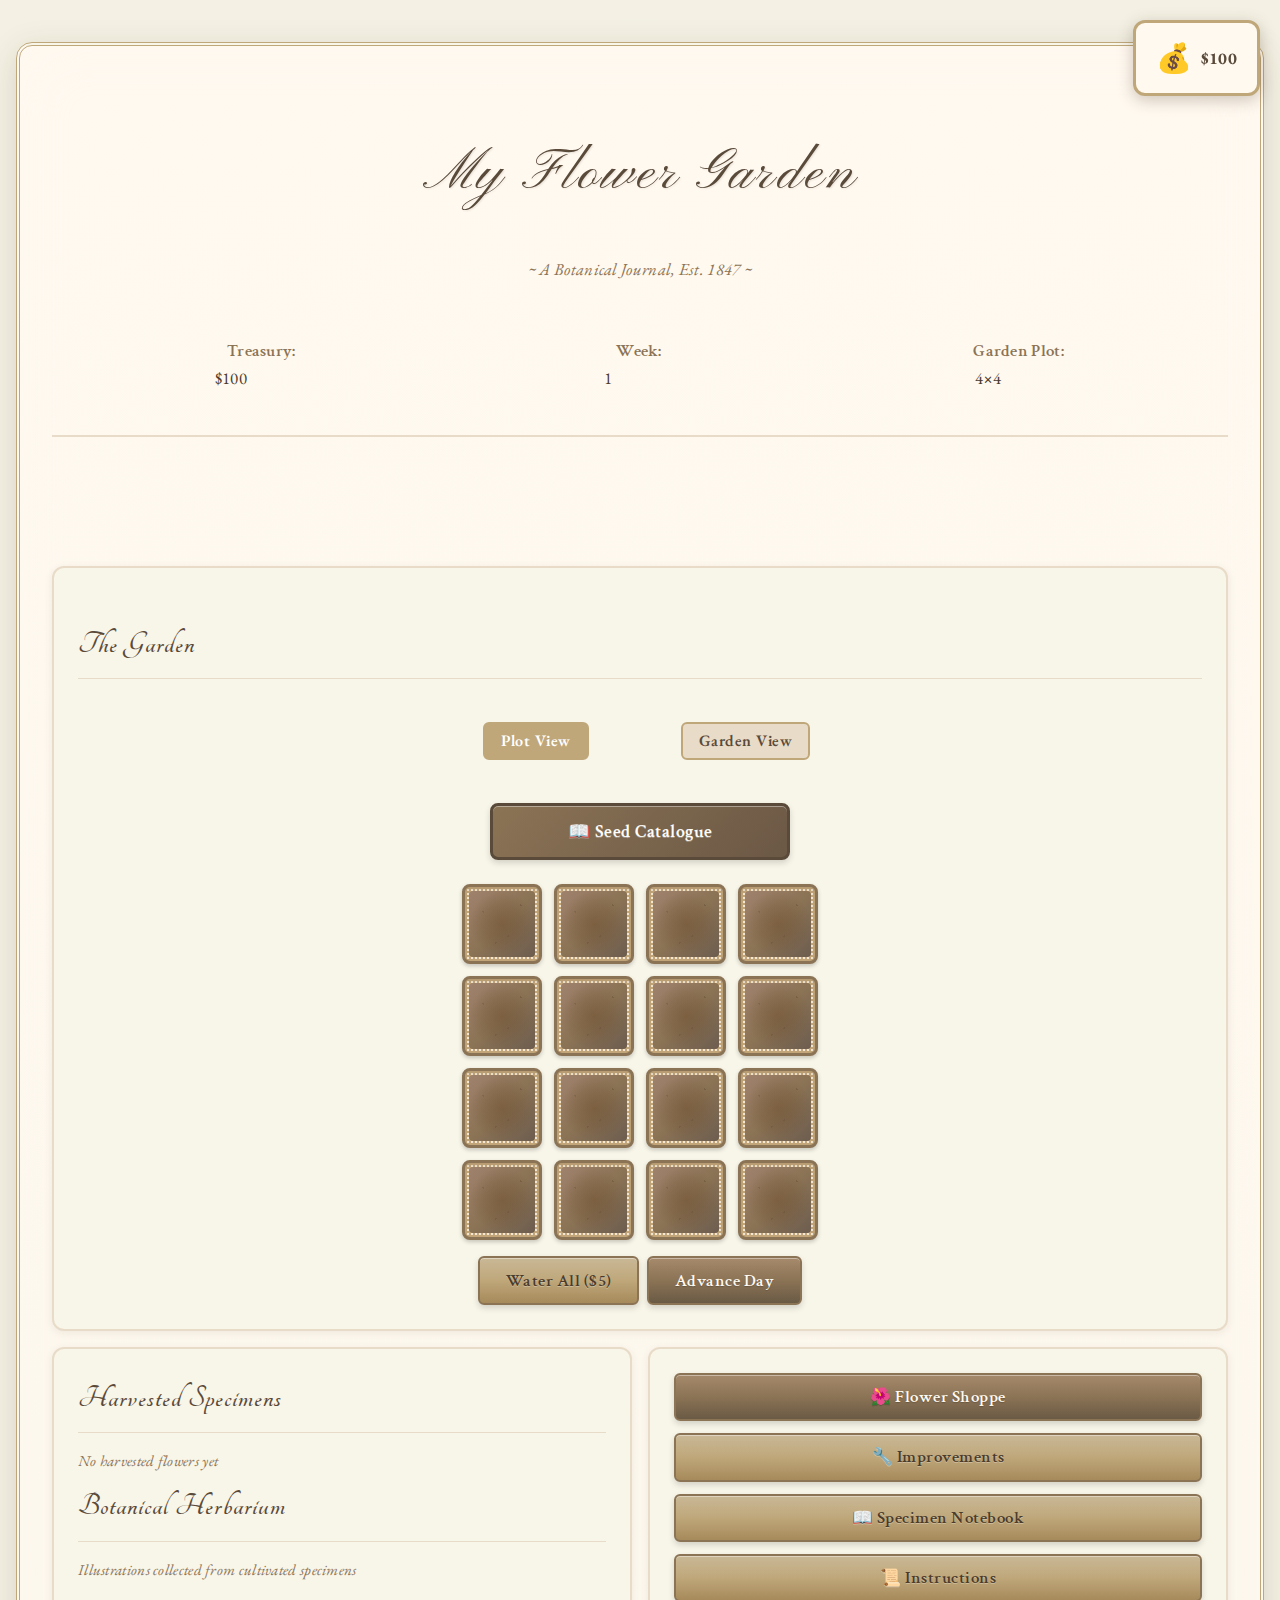
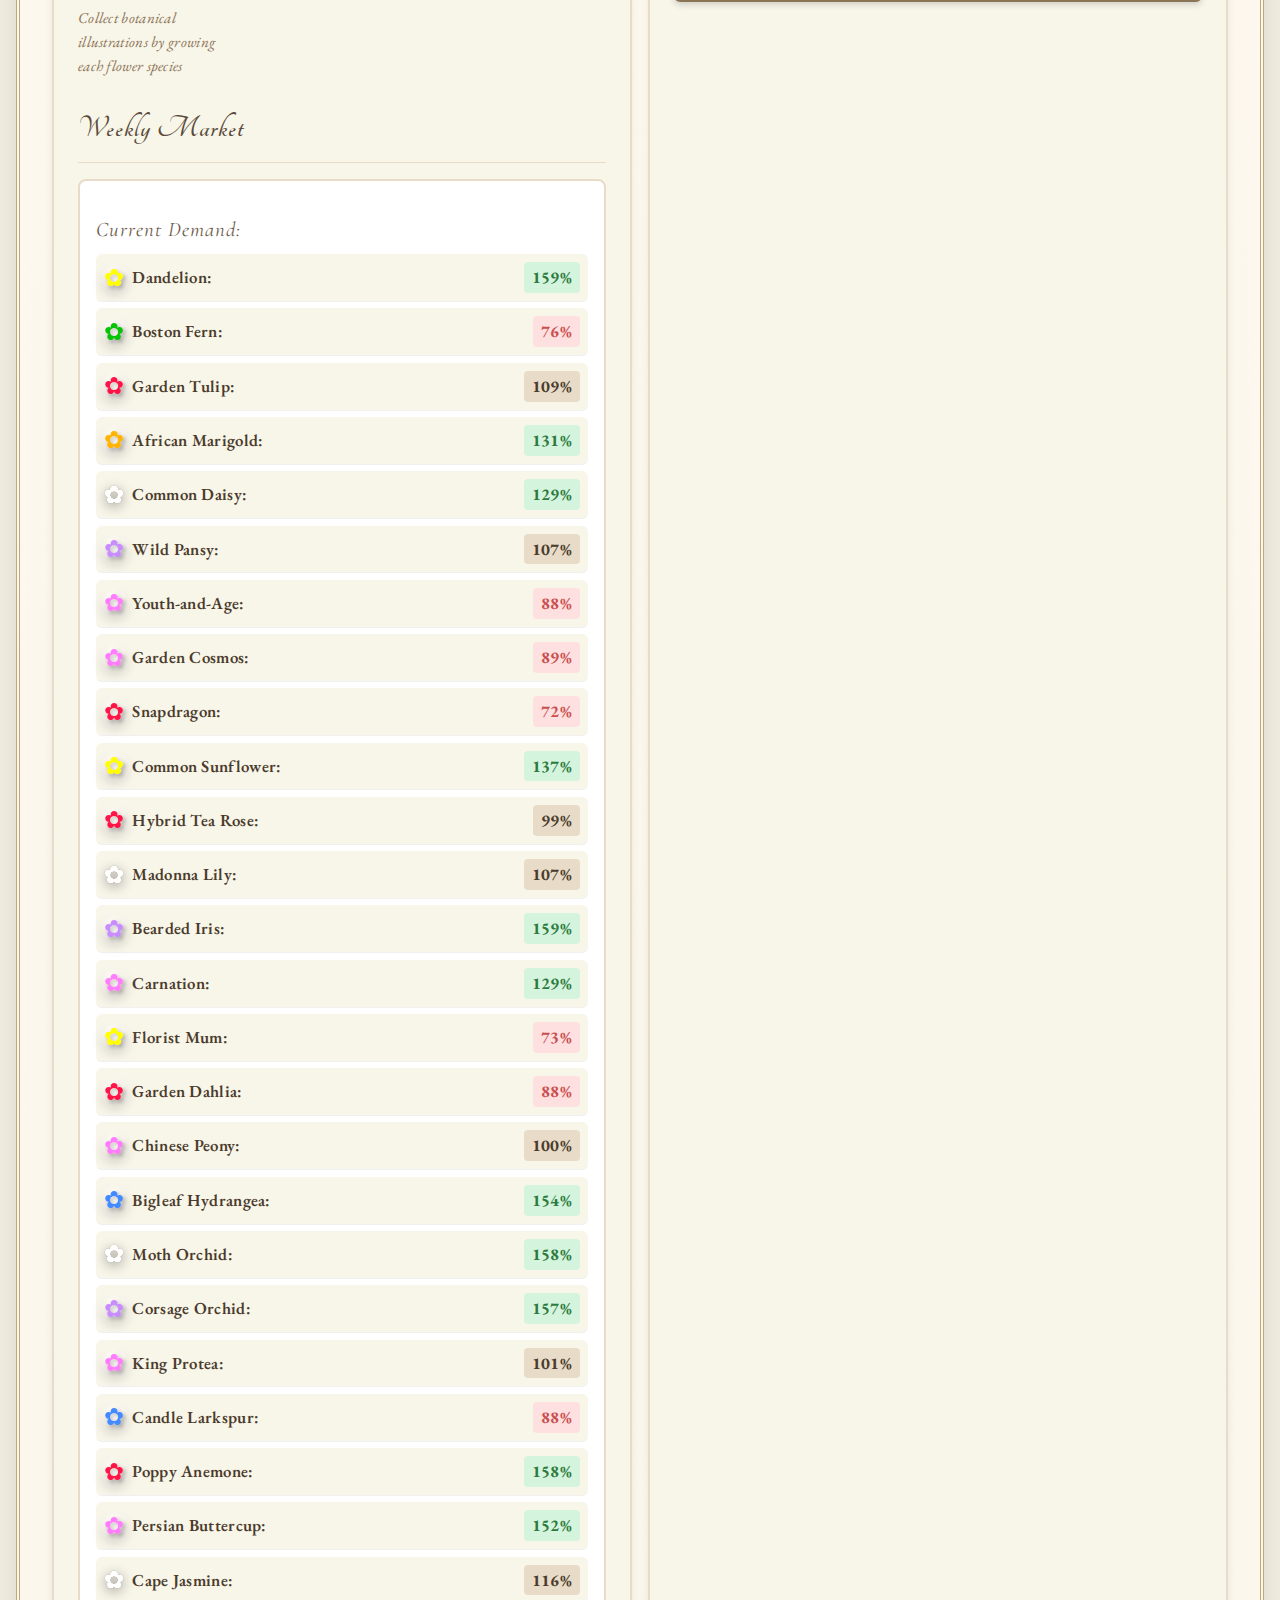
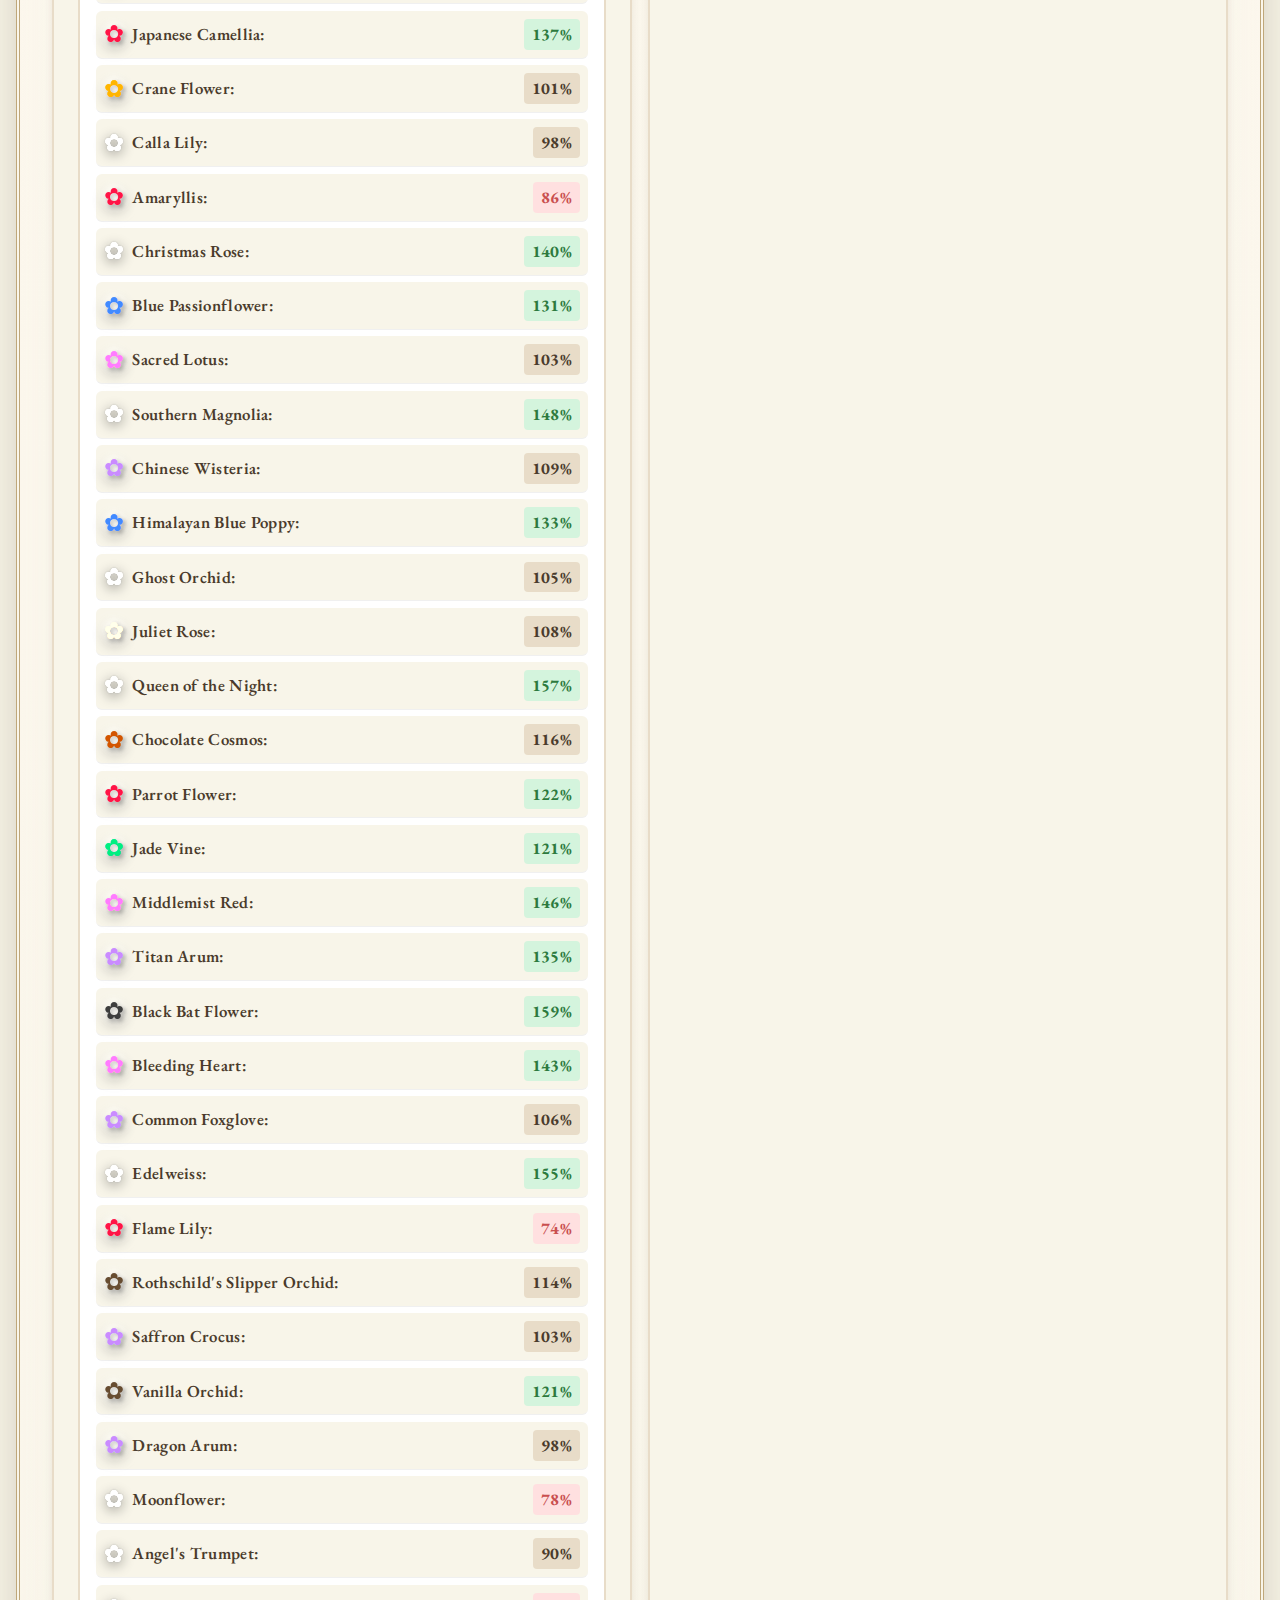
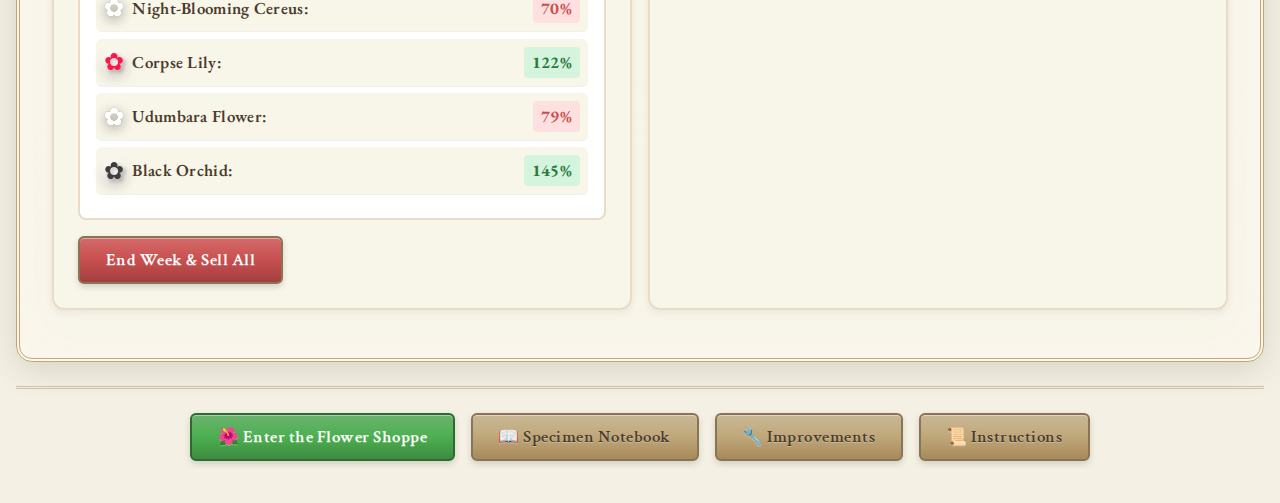
<file: index.html>
﻿<!DOCTYPE html>
<html lang="en">
<head>
    <meta charset="UTF-8">
    <meta name="viewport" content="width=device-width, initial-scale=1.0">
    <title>My Flower Garden — A Botanical Journal</title>
    <link rel="preconnect" href="https://fonts.googleapis.com">
    <link rel="preconnect" href="https://fonts.gstatic.com" crossorigin>
    <link href="https://fonts.googleapis.com/css2?family=Crimson+Text:ital,wght@0,400;0,600;1,400&family=Pinyon+Script&family=Libre+Baskerville:ital,wght@0,400;0,700;1,400&display=swap" rel="stylesheet">
    <link rel="stylesheet" href="styles.css">
    <link rel="icon" href="data:image/svg+xml,<svg xmlns='http://www.w3.org/2000/svg' viewBox='0 0 100 100'><text y='.9em' font-size='90'>🌸</text></svg>">
</head>
<body>    <!-- Always visible money counter -->
    <div id="money-corner" class="money-corner">
        <span class="money-icon">💰</span>
        <span id="money-display">$100</span>
    </div>
        <div class="game-container">
        <header>
            <h1>My Flower Garden</h1>
            <p style="font-style: italic; color: #8b7355; margin-bottom: 10px; font-family: 'EB Garamond', serif;">~ A Botanical Journal, Est. 1847 ~</p>
            <div class="stats-bar">
                <div class="stat">
                    <span class="stat-label">Treasury:</span>
                    <span id="money">$100</span>
                </div>
                <div class="stat">
                    <span class="stat-label">Week:</span>
                    <span id="week">1</span>
                </div>
                <div class="stat">
                    <span class="stat-label">Garden Plot:</span>
                    <span id="garden-size">4×4</span>
                </div>
            </div>
        </header>

        <main>
            <div class="game-panels">
                <!-- Left Panel: Garden Grid -->
                <section class="panel garden-panel">
                    <h2>The Garden</h2>
                    <div class="garden-view-toggle">
                        <button id="grid-view-btn" class="view-btn active">Plot View</button>
                        <button id="visual-view-btn" class="view-btn">Garden View</button>
                    </div>
                    
                    <!-- Grid View -->
                    <div id="grid-view" class="garden-view">
                        <button id="open-seed-catalogue-btn" class="action-btn seed-catalogue-btn">📖 Seed Catalogue</button>
                        <div id="garden-grid" class="garden-grid"></div>
                    </div>
                    
                    <!-- Visual Garden View -->
                    <div id="visual-view" class="garden-view hidden">
                        <div class="visual-garden" id="visual-garden-container">
                            <div class="garden-sky" id="garden-sky">
                                <div class="sun" id="garden-sun"></div>
                                <div class="cloud cloud-1"></div>
                                <div class="cloud cloud-2"></div>
                                <div class="cloud cloud-3"></div>
                                <div class="weather-effects" id="weather-effects"></div>
                            </div>
                            <div class="garden-scene">
                                <div class="garden-back-row"></div>
                                <div class="garden-mid-row"></div>
                                <div class="garden-front-row"></div>
                                <div id="visual-plants" class="visual-plants"></div>
                            </div>
                            <div class="garden-ground">
                                <div class="soil-layer"></div>
                                <div class="grass-layer"></div>
                                <div class="fence"></div>
                                <div class="path"></div>
                            </div>
                            <div class="garden-decorations">
                                <div class="butterfly butterfly-1">🦋</div>
                                <div class="butterfly butterfly-2">🦋</div>
                                <div class="bee">🐝</div>
                                <div class="bird bird-1">🐦</div>
                            </div>
                        </div>
                        <div class="visual-garden-info">
                            <p class="hint">Click on plants to water or harvest them</p>
                        </div>
                    </div>
                    
                    <div class="garden-actions">
                        <button id="water-all-btn" class="action-btn">Water All ($5)</button>
                        <button id="next-day-btn" class="action-btn primary">Advance Day</button>
                    </div>
                </section>

                <!-- Center Panel: Inventory & Market -->
                <section class="panel shop-panel">
                    <h2>Harvested Specimens</h2>
                    <div id="inventory" class="inventory"></div>
                    
                    <h2>Botanical Herbarium</h2>
                    <p class="hint">Illustrations collected from cultivated specimens</p>
                    <div id="herbarium" class="herbarium"></div>

                    <h2>Weekly Market</h2>
                    <div class="market-section">
                        <div class="market-demand">
                            <h3>Current Demand:</h3>
                            <div id="market-demand" class="market-demand-list"></div>
                        </div>
                        <button id="end-week-btn" class="action-btn warning">End Week & Sell All</button>
                    </div>
                </section>

                <!-- Right Panel: Navigation -->
                <section class="panel controls-panel">
                    <button id="panel-flower-shop-btn" class="action-btn primary nav-btn">🌺 Flower Shoppe</button>
                    <button id="panel-upgrades-btn" class="action-btn nav-btn">🔧 Improvements</button>
                    <button id="panel-specimen-btn" class="action-btn nav-btn">📖 Specimen Notebook</button>
                    <button id="panel-help-btn" class="action-btn nav-btn">📜 Instructions</button>
                </section>
            </div>
        </main>

        <div id="notifications" class="notification-container"></div>
    </div>

    <!-- Flower Shop Page (full page view) -->
    <div id="flower-shop-page" class="page-view hidden">
        <div class="page-header">
            <button id="close-flower-shop" class="return-button">← Return to Garden</button>
            <h1>The Arrangement Studio</h1>
        </div>
        <div class="flower-shop-page-content">
                <div class="shop-main-layout">
                    <!-- Row 1: Flowers + Canvas -->
                    <div class="shop-section flowers-section">
                        <h3>Available Specimens</h3>
                        <div id="shop-available-flowers" class="shop-flower-scroll"></div>
                    </div>
                    
                    <div class="shop-section canvas-section">
                        <div id="arrangement-canvas" class="arrangement-canvas-compact">
                            <!-- Victorian table surface -->
                            <div class="arrangement-table">
                                <div class="table-edge"></div>
                            </div>
                            <!-- Elegant Victorian Crystal Vase -->
                            <svg class="vase-svg" viewBox="0 0 120 160" xmlns="http://www.w3.org/2000/svg">
                                <defs>
                                    <linearGradient id="crystalGrad" x1="0%" y1="0%" x2="0%" y2="100%">
                                        <stop offset="0%" style="stop-color:#f0f8ff;stop-opacity:0.9" />
                                        <stop offset="40%" style="stop-color:#e6f2ff;stop-opacity:0.85" />
                                        <stop offset="100%" style="stop-color:#d4e8f7;stop-opacity:0.9" />
                                    </linearGradient>
                                    <linearGradient id="crystalShine" x1="0%" y1="0%" x2="100%" y2="0%">
                                        <stop offset="0%" style="stop-color:rgba(255,255,255,0)" />
                                        <stop offset="40%" style="stop-color:rgba(255,255,255,0.8)" />
                                        <stop offset="60%" style="stop-color:rgba(255,255,255,0.8)" />
                                        <stop offset="100%" style="stop-color:rgba(255,255,255,0)" />
                                    </linearGradient>
                                    <radialGradient id="crystalReflection">
                                        <stop offset="0%" style="stop-color:#ffffff;stop-opacity:0.6" />
                                        <stop offset="100%" style="stop-color:#ffffff;stop-opacity:0" />
                                    </radialGradient>
                                    <filter id="glassBlur">
                                        <feGaussianBlur in="SourceGraphic" stdDeviation="0.5" />
                                    </filter>
                                </defs>
                                
                                <!-- Main crystal body with elegant curves -->
                                <path d="M 40 35 Q 35 50 38 70 Q 40 90 42 110 L 42 140 Q 42 148 50 150 L 70 150 Q 78 148 78 140 L 78 110 Q 80 90 82 70 Q 85 50 80 35 Q 77 25 60 23 Q 43 25 40 35 Z" 
                                      fill="url(#crystalGrad)" 
                                      stroke="#b0c4de" 
                                      stroke-width="1.5"
                                      opacity="0.95"/>
                                
                                <!-- Rim with cut glass effect -->
                                <ellipse cx="60" cy="33" rx="21" ry="8" fill="#e6f2ff" stroke="#b0c4de" stroke-width="1.5" opacity="0.9"/>
                                <ellipse cx="60" cy="33" rx="18" ry="6" fill="url(#crystalReflection)"/>
                                <path d="M 39 33 Q 60 31 81 33" stroke="#ffffff" stroke-width="1" fill="none" opacity="0.5"/>
                                
                                <!-- Base with pedestal -->
                                <ellipse cx="60" cy="150" rx="22" ry="6" fill="#d4e8f7" stroke="#b0c4de" stroke-width="1.5"/>
                                <ellipse cx="60" cy="150" rx="18" ry="4" fill="url(#crystalReflection)"/>
                                
                                <!-- Crystal facets for sparkle -->
                                <path d="M 45 60 L 47 80 L 45 100" stroke="#ffffff" stroke-width="1.5" fill="none" opacity="0.4"/>
                                <path d="M 75 60 L 73 80 L 75 100" stroke="#ffffff" stroke-width="1.5" fill="none" opacity="0.4"/>
                                
                                <!-- Main highlight shine -->
                                <ellipse cx="47" cy="75" rx="10" ry="50" fill="url(#crystalShine)" opacity="0.7"/>
                                
                                <!-- Cut glass decorative band -->
                                <g opacity="0.5">
                                    <line x1="40" y1="95" x2="80" y2="95" stroke="#b0c4de" stroke-width="0.5"/>
                                    <line x1="42" y1="100" x2="78" y2="100" stroke="#b0c4de" stroke-width="0.5"/>
                                    <circle cx="50" cy="97.5" r="2" fill="#ffffff" opacity="0.3"/>
                                    <circle cx="60" cy="97.5" r="2" fill="#ffffff" opacity="0.3"/>
                                    <circle cx="70" cy="97.5" r="2" fill="#ffffff" opacity="0.3"/>
                                </g>
                                
                                <!-- Bottom reflection -->
                                <ellipse cx="60" cy="135" rx="15" ry="8" fill="url(#crystalReflection)" opacity="0.3"/>
                            </svg>
                            <div id="arrangement-flowers" class="arrangement-flowers"></div>
                        </div>
                        <div class="victorian-controls">
                            <div class="control-panel left-panel">
                                <div class="control-knob" id="copy-flower-btn" title="Duplicate Specimen">
                                    <div class="knob-dial"></div>
                                    <span class="knob-label">Copy</span>
                                </div>
                                <div class="control-knob" id="set-straight-btn" title="Align Vertical">
                                    <div class="knob-dial straighten"></div>
                                    <span class="knob-label">Straighten</span>
                                </div>
                            </div>
                            
                            <div class="control-panel center-panel">
                                <div class="rotation-control-group">
                                    <div class="control-knob rotate-left" id="rotate-counter-btn" title="Turn Counter-Clockwise">
                                        <div class="knob-dial"></div>
                                        <span class="knob-label">Turn ↶</span>
                                    </div>
                                    <div class="sensitivity-dial-container">
                                        <div class="sensitivity-dial" id="sensitivity-dial">
                                            <div class="dial-indicator"></div>
                                            <div class="dial-notch n1"></div>
                                            <div class="dial-notch n2"></div>
                                            <div class="dial-notch n3"></div>
                                            <div class="dial-notch n4"></div>
                                        </div>
                                        <span class="dial-label">Sensitivity</span>
                                        <span class="dial-value" id="sensitivity-value">3°</span>
                                    </div>
                                    <div class="control-knob rotate-right" id="rotate-clockwise-btn" title="Turn Clockwise">
                                        <div class="knob-dial"></div>
                                        <span class="knob-label">Turn ↷</span>
                                    </div>
                                </div>
                            </div>
                            
                            <div class="control-panel right-panel">
                                <div class="control-knob" id="size-up" title="Enlarge">
                                    <div class="knob-dial size-up"></div>
                                    <span class="knob-label">Larger</span>
                                </div>
                                <div class="control-knob" id="size-down" title="Reduce">
                                    <div class="knob-dial size-down"></div>
                                    <span class="knob-label">Smaller</span>
                                </div>
                                <div class="control-knob clear-knob" id="clear-arrangement" title="Clear Canvas">
                                    <div class="knob-dial"></div>
                                    <span class="knob-label">Clear All</span>
                                </div>
                            </div>
                        </div>
                    </div>
                    
                    <!-- Row 2: Scores + Presentation -->
                    <div class="shop-section scores-section">
                        <div class="score-row">
                            <span class="score-label">Aesthetic:</span>
                            <div class="score-bar-compact"><div id="aesthetic-score" class="score-fill aesthetic"></div></div>
                        </div>
                        <div class="score-row">
                            <span class="score-label">Fashion:</span>
                            <div class="score-bar-compact"><div id="trend-score" class="score-fill trend"></div></div>
                        </div>
                        <div class="score-row">
                            <span class="score-label">Harmony:</span>
                            <div class="score-bar-compact"><div id="harmony-score" class="score-fill harmony"></div></div>
                        </div>
                        <div class="total-value-row">
                            <strong>Value: <span id="arrangement-value">$0</span></strong>
                        </div>
                    </div>
                    
                    <div class="shop-section presentation-section">
                        <div class="presentation-row">
                            <label>Paper:</label>
                            <div class="wrapper-options-inline">
                                <button class="wrapper-option selected" data-wrapper="classic">Classic</button>
                                <button class="wrapper-option" data-wrapper="elegant">Elegant</button>
                                <button class="wrapper-option" data-wrapper="rustic">Rustic</button>
                                <button class="wrapper-option" data-wrapper="luxury">Luxury</button>
                            </div>
                        </div>
                        <div class="presentation-row">
                            <label>Ribbon:</label>
                            <div class="ribbon-options">
                                <div class="ribbon-option selected" data-color="#8b4557" style="background: #8b4557;"></div>
                                <div class="ribbon-option" data-color="#704f38" style="background: #704f38;"></div>
                                <div class="ribbon-option" data-color="#4a5d3a" style="background: #4a5d3a;"></div>
                                <div class="ribbon-option" data-color="#b8956e" style="background: #b8956e;"></div>
                            </div>
                        </div>
                        <button id="create-shop-bouquet" class="primary-button">Complete & List</button>
                    </div>
                </div>
            </div>
        </div>


        <!-- Specimen Notebook Modal -->
        <div id="specimen-notebook-modal" class="modal hidden">
            <div class="modal-content notebook-modal">
                <span class="close" id="close-specimen-notebook">&times;</span>
                <h2> The Botanical Specimen Notebook</h2>
                <p class="hint">A complete record of all species cultivated in your garden</p>
                <div id="specimen-list" class="specimen-list"></div>
                <div class="notebook-footer">
                    <button id="close-specimen-btn" class="return-button"> Return to Garden</button>
                </div>
            </div>
        </div>

        <!-- Upgrade Modal -->
        <div id="upgrade-modal" class="modal hidden">
            <div class="modal-content">
                <h2>🔧 Improvements</h2>
                <div id="upgrades-list" class="upgrades-list"></div>
                <button id="close-upgrades" class="action-btn">Close</button>
            </div>
        </div>

        <!-- Footer with navigation buttons -->
        <footer class="main-footer">
            <button id="footer-flower-shop-btn" class="action-btn shop-btn">🌺 Enter the Flower Shoppe</button>
            <button id="footer-specimen-btn" class="action-btn">📖 Specimen Notebook</button>
            <button id="footer-upgrades-btn" class="action-btn">🔧 Improvements</button>
            <button id="footer-help-btn" class="action-btn">📜 Instructions</button>
        </footer>

        <!-- Help Modal -->
        <div id="help-modal" class="modal hidden">
            <div class="modal-content">
                <h2>Instructions for the Gardener</h2>
                <div class="help-content">
                    <h3>§ Planting</h3>
                    <p>Select a seed variety from the catalogue, then choose an empty plot in your garden to sow it.</p>
                    
                    <h3>§ Cultivation</h3>
                    <p>Plants require regular watering. Click upon a plant to water it individually, or employ "Water All" for convenience. Advance time with "Advance Day".</p>
                    
                    <h3>§ Harvesting</h3>
                    <p>When a plant reaches maturity (indicated by its full bloom), click to harvest. Specimens are placed in your collection.</p>
                    
                    <h3>§ Arrangements</h3>
                    <p>Select flowers from your collection to compose bouquets. Different combinations yield different valuations.</p>
                    
                    <h3>§ The Market</h3>
                    <p>Each week brings different demands. Sell arrangements that match current fashions for premium prices. Conclude the week to sell all prepared bouquets.</p>
                    
                    <h3>§ Improvements</h3>
                    <p>Save your earnings to purchase improvements: larger gardens, exotic seeds, and superior tools.</p>
                </div>
                <button id="close-help" class="action-btn">I Understand</button>
            </div>
        </div>

        <!-- Notification area -->
        <div id="notifications" class="notifications"></div>
    </div>

    
    <!-- Seed Catalogue Modal -->
    <div id="seed-catalogue-modal" class="modal-overlay hidden">
        <div class="modal-content seed-catalogue-modal">
            <div class="modal-header">
                <h2>📖 Seed Catalogue</h2>
                <button id="close-seed-catalogue-btn" class="modal-close">×</button>
            </div>
            <p class="hint">Select a seed below, then click an empty plot in your garden to plant it</p>
            <div id="seed-shop" class="seed-shop modal-seed-shop"></div>
        </div>
    </div>

    <script src="botanical-illustrations.js"></script>
    <script src="game.js"></script>
</body>
</html>
</file>
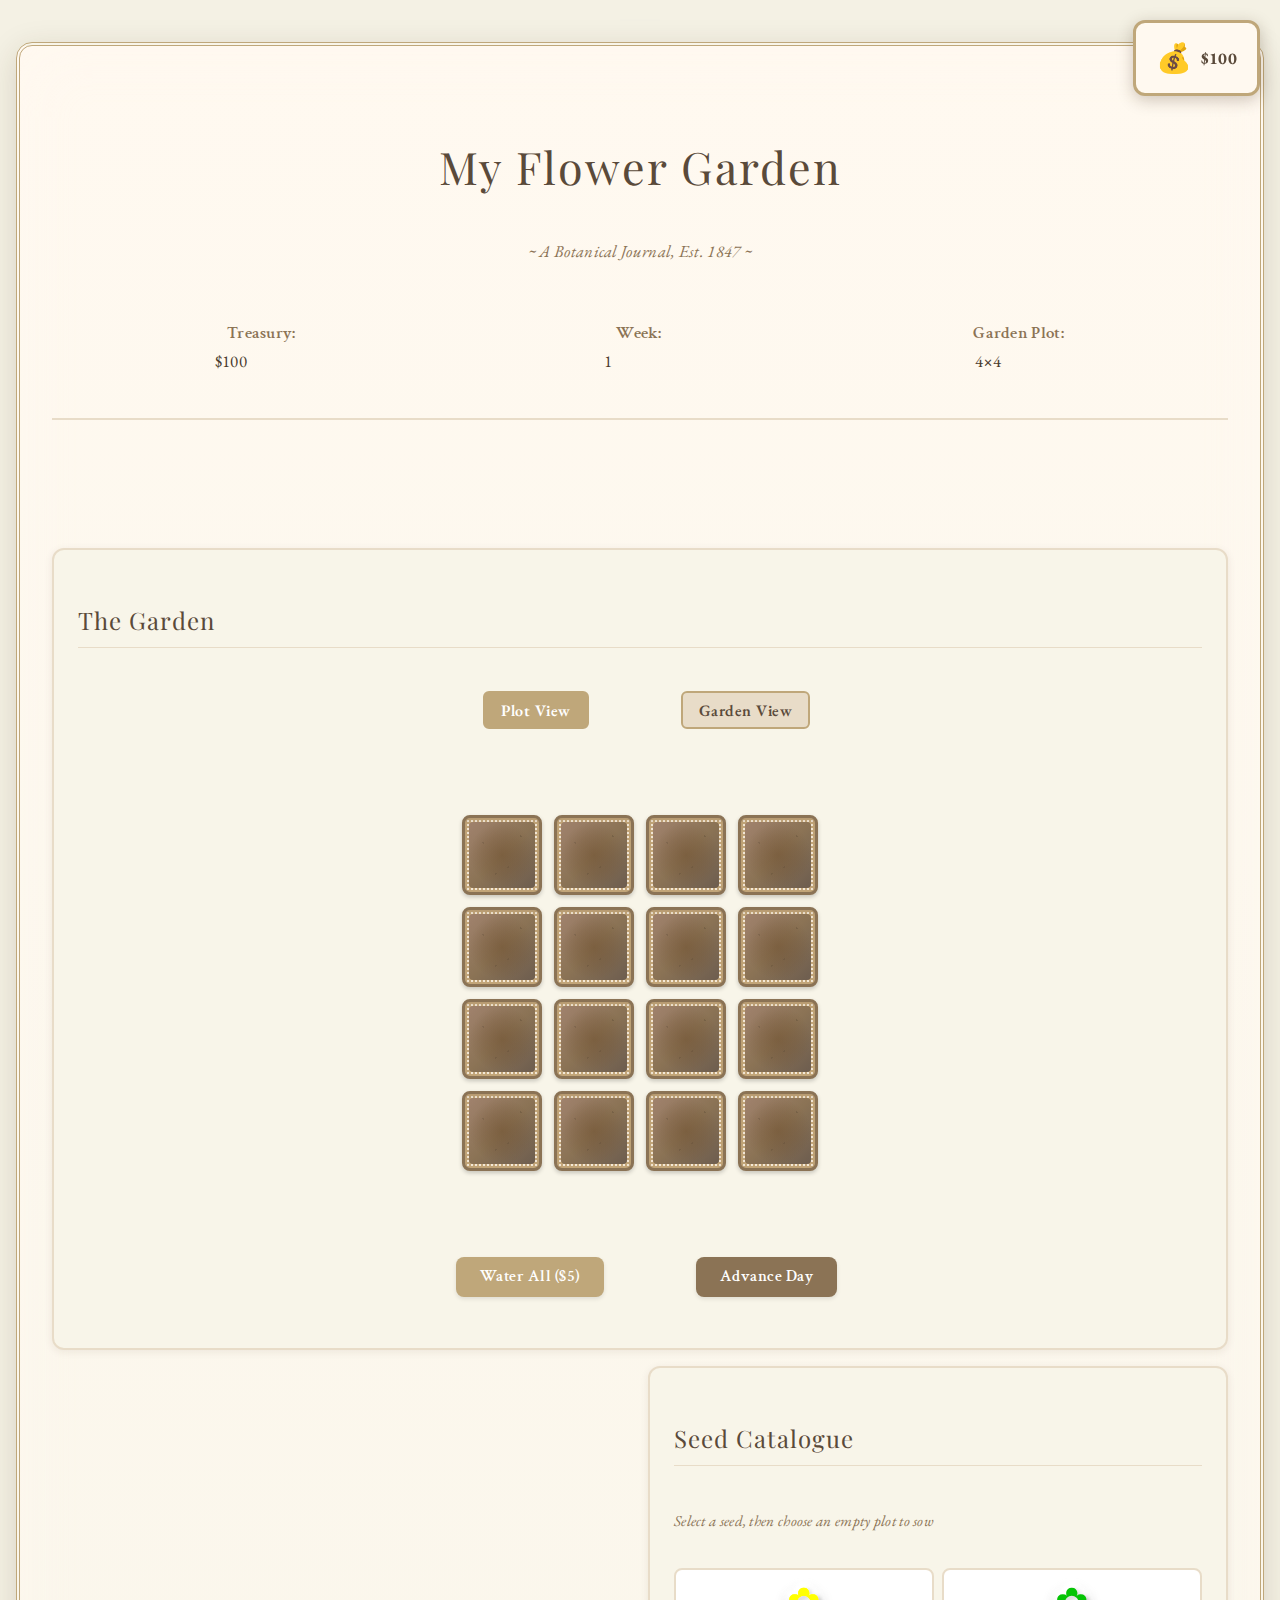
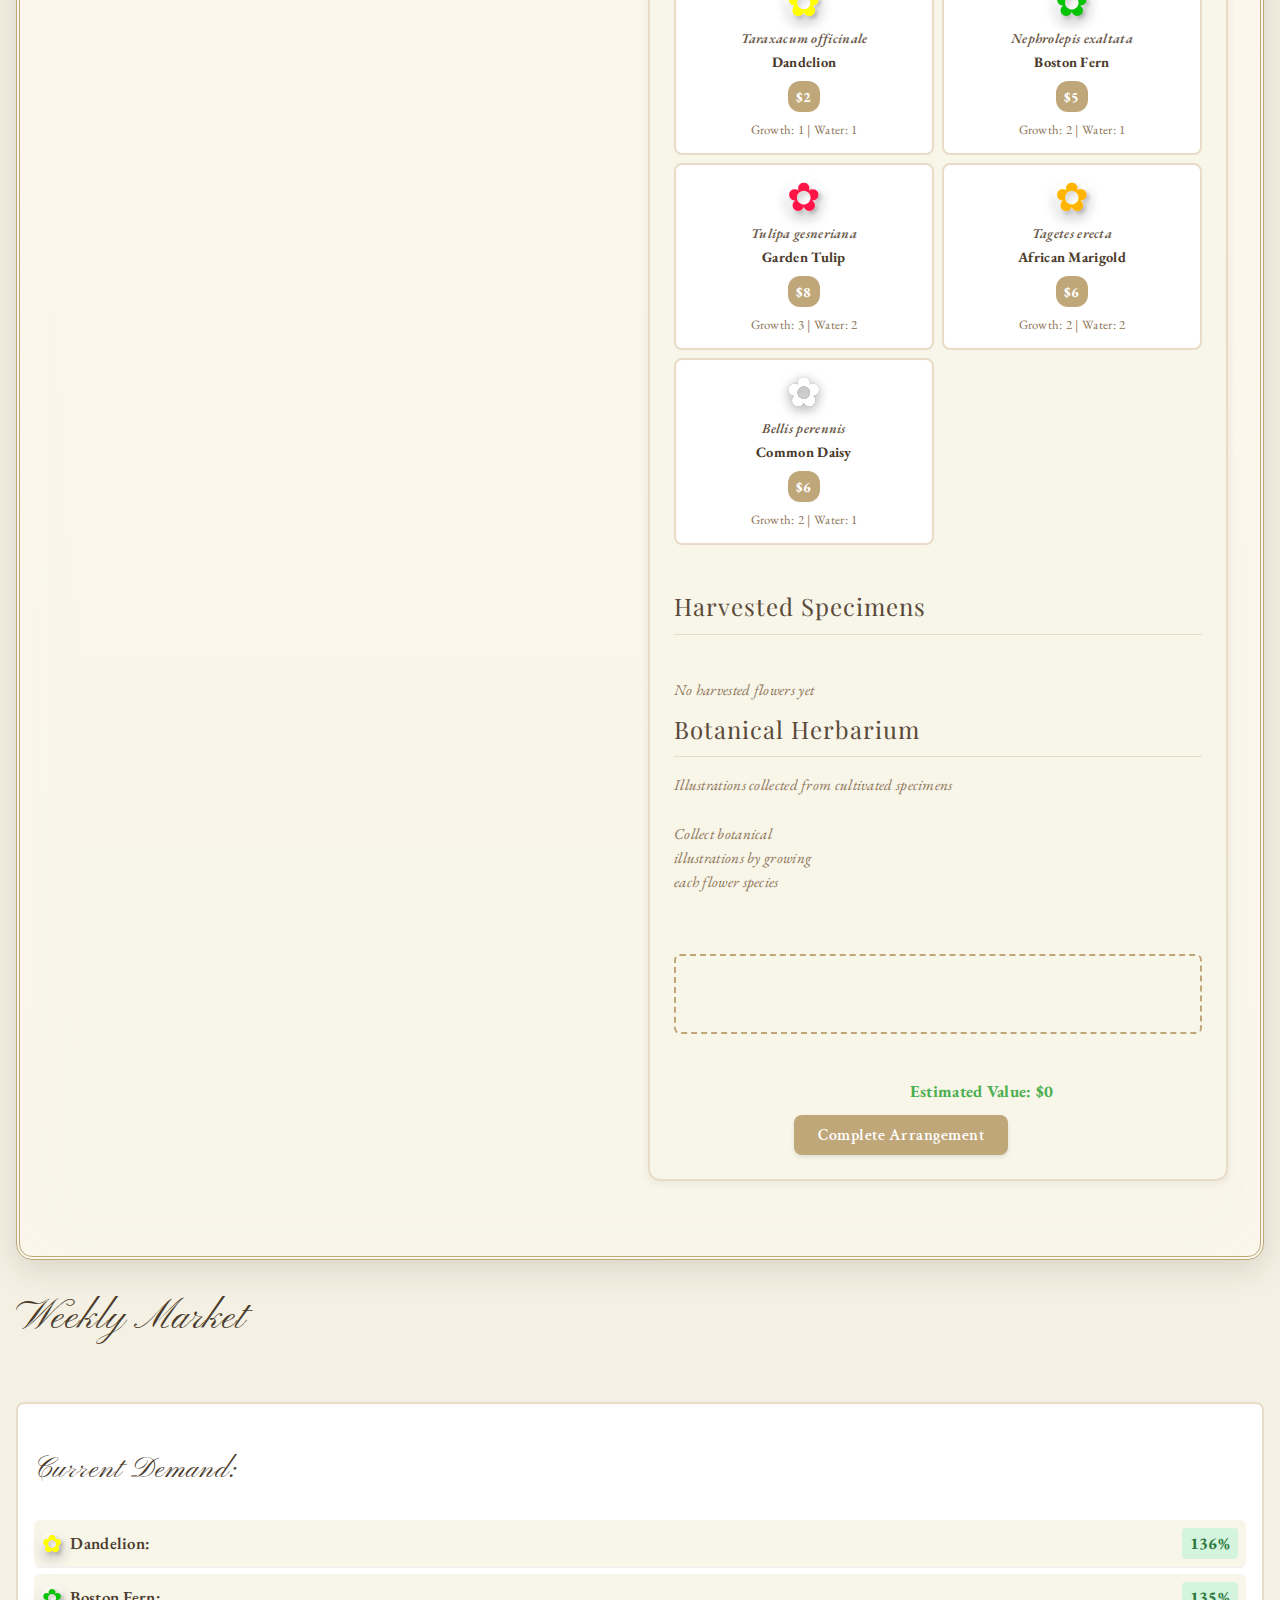
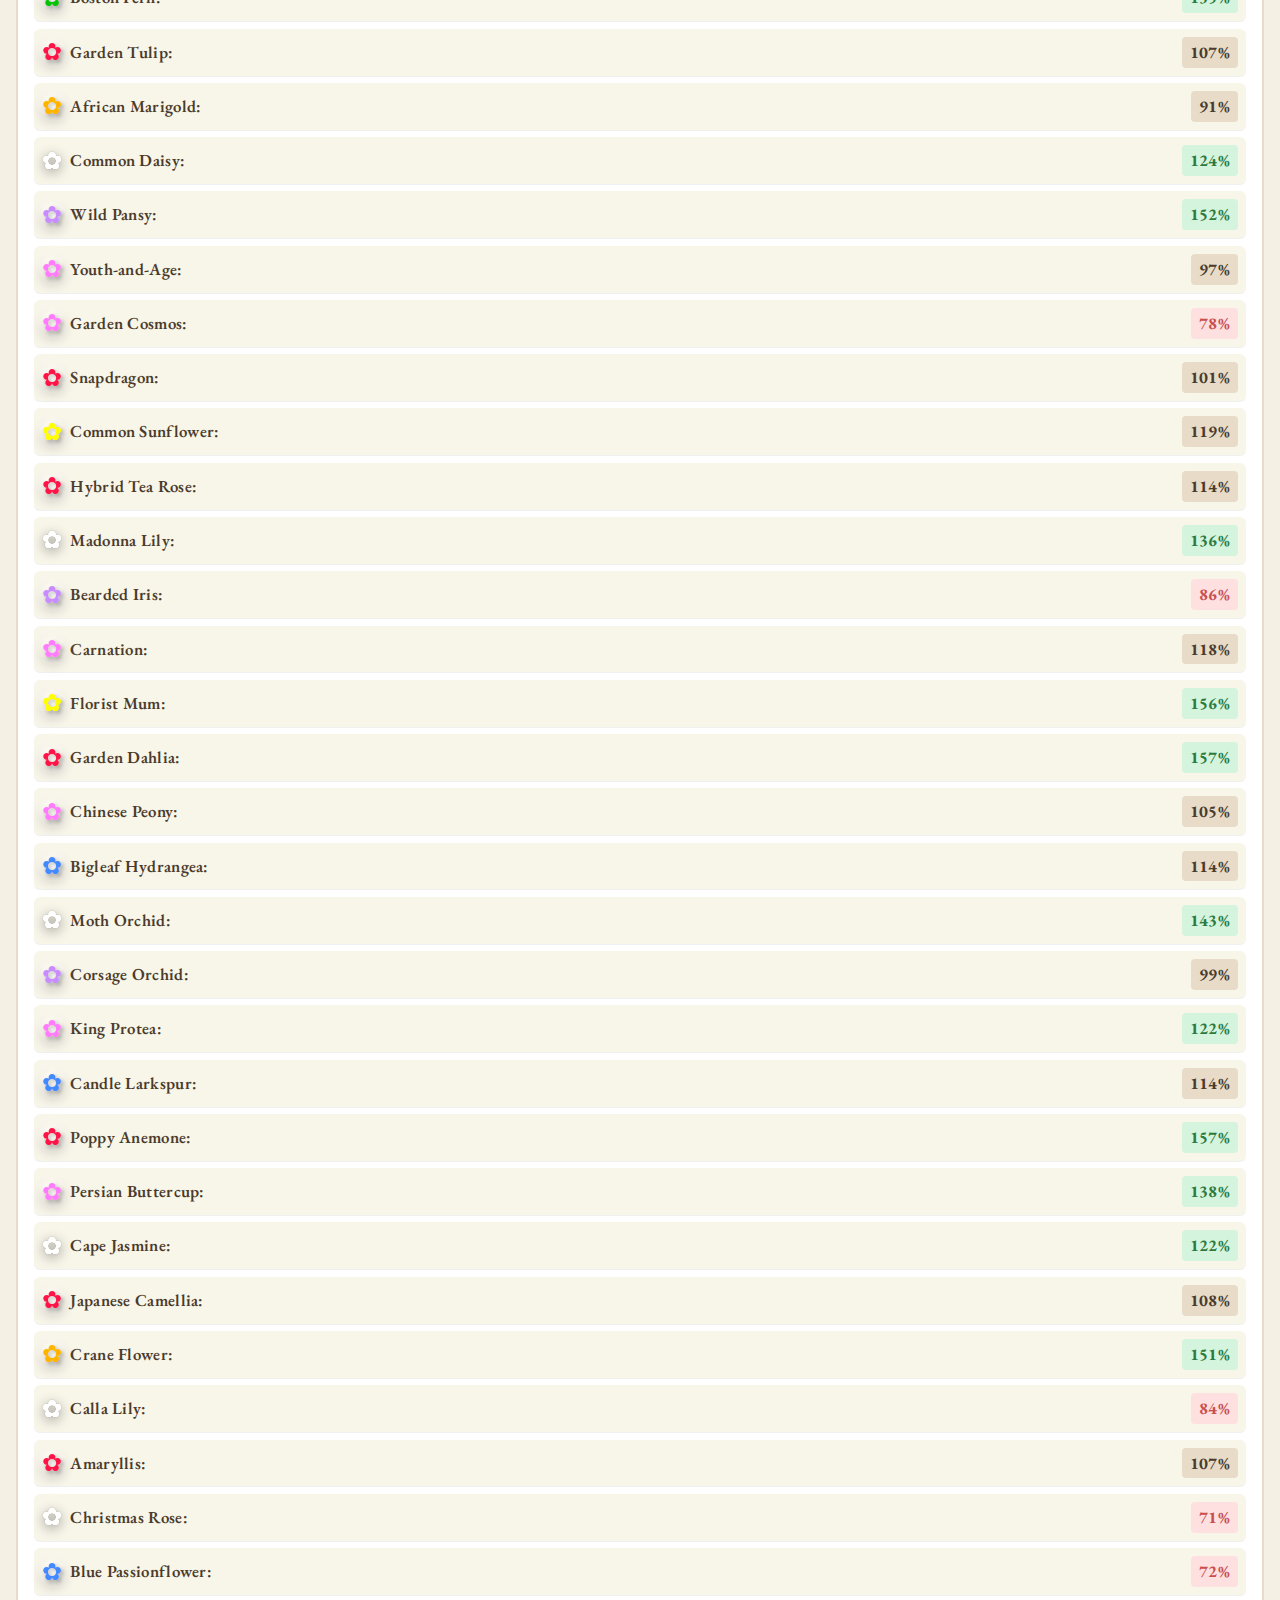
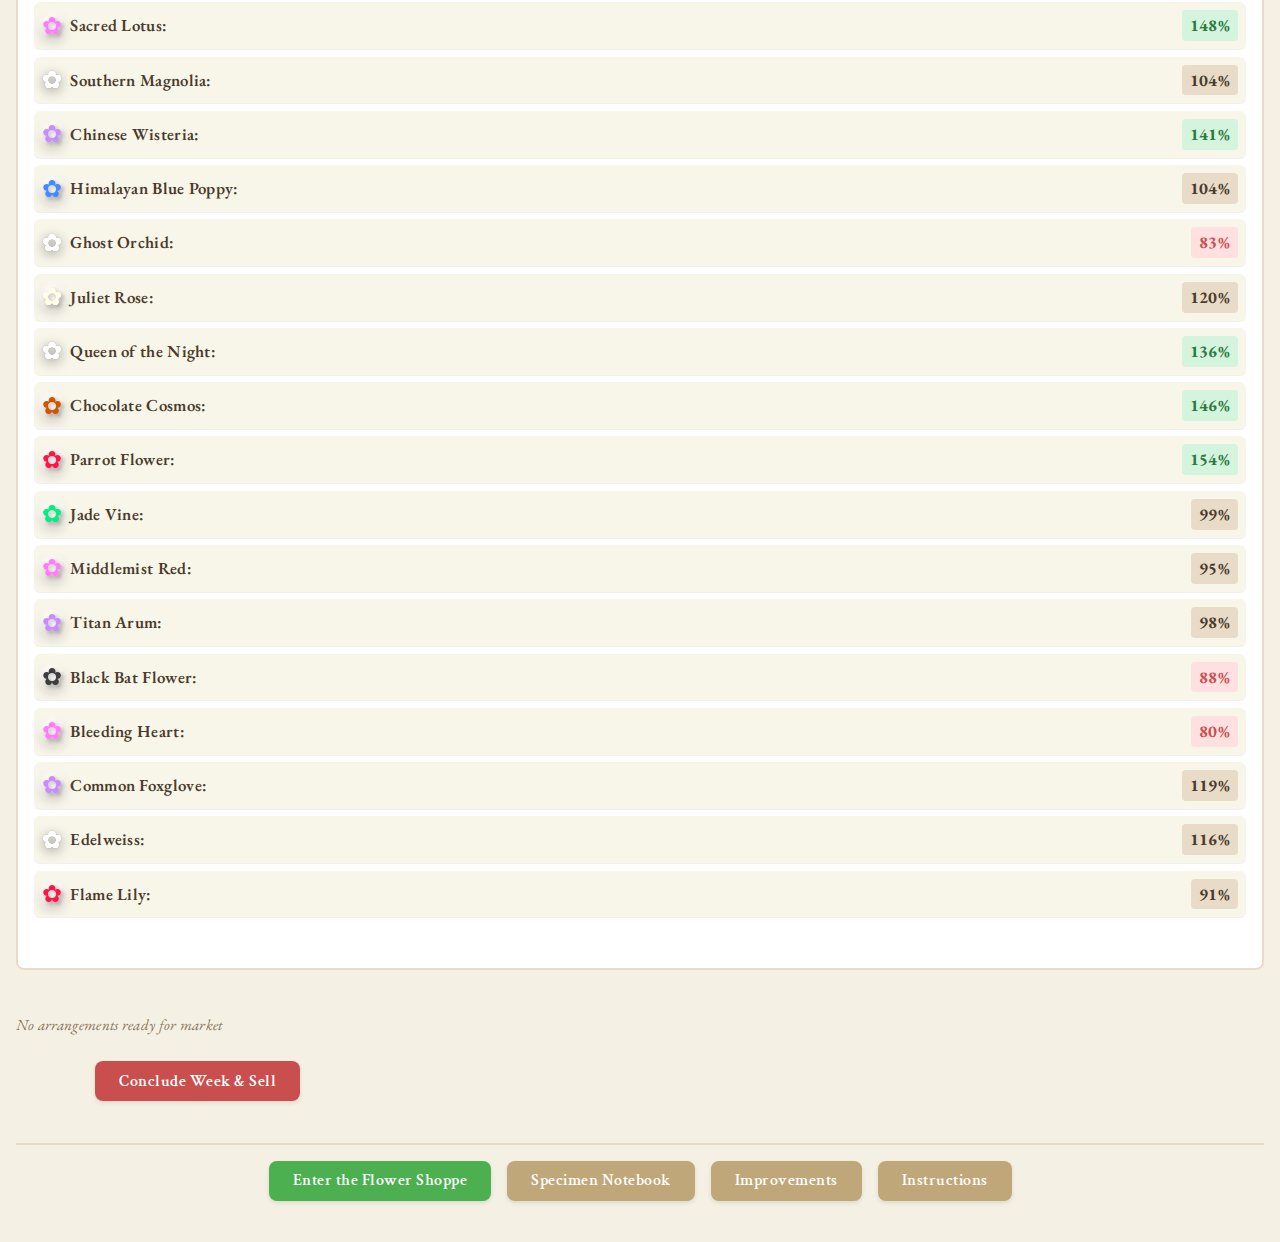
<file: FlowerGarden-Complete.html>
﻿<!DOCTYPE html>
<html lang="en">
<head>
    <meta charset="UTF-8">
    <meta name="viewport" content="width=device-width, initial-scale=1.0">
    <title>My Flower Garden — A Botanical Journal</title>
    <link rel="preconnect" href="https://fonts.googleapis.com">
    <link rel="preconnect" href="https://fonts.gstatic.com" crossorigin>
    <link href="https://fonts.googleapis.com/css2?family=Crimson+Text:ital,wght@0,400;0,600;1,400&family=Pinyon+Script&family=Libre+Baskerville:ital,wght@0,400;0,700;1,400&display=swap" rel="stylesheet">
    <style>
/* styles.css - Victorian botanical journal theme */
@import url('https://fonts.googleapis.com/css2?family=EB+Garamond:ital,wght@0,400;0,500;0,600;0,700;1,400;1,500&family=Playfair+Display:ital,wght@0,400;0,700;0,900;1,400&family=Crimson+Text:ital,wght@0,400;0,600;1,400&display=swap');

* { box-sizing: border-box; margin: 0; padding: 0; }

body {
  background: 
    repeating-linear-gradient(0deg, transparent, transparent 2px, rgba(139,115,85,0.03) 2px, rgba(139,115,85,0.03) 3px),
    repeating-linear-gradient(90deg, transparent, transparent 2px, rgba(139,115,85,0.03) 2px, rgba(139,115,85,0.03) 3px),
    radial-gradient(circle at 20% 30%, rgba(212,199,159,0.2) 0%, transparent 50%),
    radial-gradient(circle at 80% 70%, rgba(191,167,122,0.15) 0%, transparent 50%),
    linear-gradient(135deg, #f4f1e4 0%, #e8dcc8 100%);
  font-family: 'EB Garamond', 'Crimson Text', serif;
  color: #4a3b2c;
  min-height: 100vh;
  padding: 1rem;
  font-size: 18px;
  line-height: 1.6;
}

.game-container {
  max-width: 1400px;
  margin: 0 auto;
  background: 
    radial-gradient(circle at 10% 20%, rgba(139,115,85,0.04) 0%, transparent 50%),
    radial-gradient(circle at 90% 80%, rgba(139,115,85,0.04) 0%, transparent 50%),
    linear-gradient(to bottom, #fffbf0 0%, #fff9f0 50%, #faf6ea 100%);
  border: 3px solid #bfa77a;
  border-radius: 16px;
  box-shadow: 
    0 8px 32px rgba(60,40,20,0.15),
    inset 0 1px 0 rgba(255,255,255,0.6),
    inset 0 0 60px rgba(139,115,85,0.05);
  padding: 2rem;
  position: relative;
}

header {
  text-align: center;
  margin-bottom: 2rem;
  border-bottom: 2px solid #e8dcc8;
  padding-bottom: 1rem;
}

header h1 {
  font-family: 'Playfair Display', serif;
  font-size: 2.8rem;
  letter-spacing: 2px;
  color: #5a4a3a;
  margin-bottom: 0.5rem;
}

.stats-bar {
  display: flex;
  justify-content: center;
  gap: 3rem;
  margin-top: 1rem;
}

.stat {
  font-size: 1.1rem;
}

.stat-label {
  font-weight: bold;
  color: #8b7355;
  margin-right: 0.5rem;
}

.game-panels {
  display: grid;
  grid-template-columns: 1fr 1fr;
  gap: 1rem;
  margin-bottom: 1rem;
}

.garden-panel {
  grid-column: 1 / -1;
  width: 100%;
}

.panel {
  background: #f8f5e9;
  border: 2px solid #e8dcc8;
  border-radius: 12px;
  padding: 1.5rem;
  box-shadow: 0 2px 8px rgba(60,40,20,0.08);
}

.panel h2 {
  font-family: 'Playfair Display', serif;
  color: #5a4a3a;
  margin-bottom: 1rem;
  border-bottom: 1px solid #e8dcc8;
  padding-bottom: 0.5rem;
  font-size: 1.5rem;
}

.panel h3 {
  color: #6a5a4a;
  margin: 1rem 0 0.5rem 0;
  font-size: 1.2rem;
}

.hint {
  font-style: italic;
  color: #8b7355;
  font-size: 0.95rem;
  margin-bottom: 0.5rem;
}

/* Garden Grid */
.garden-view-toggle {
  display: flex;
  gap: 0.5rem;
  margin-bottom: 1rem;
  justify-content: center;
}

.view-btn {
  background: #e8dcc8;
  color: #5a4a3a;
  border: 2px solid #bfa77a;
  border-radius: 6px;
  padding: 0.4rem 1rem;
  cursor: pointer;
  font-family: 'EB Garamond', serif;
  font-size: 1rem;
  transition: all 0.2s;
}

.view-btn.active {
  background: #bfa77a;
  color: white;
}

.garden-grid {
  display: grid;
  grid-template-columns: repeat(4, 80px);
  grid-gap: 12px;
  margin: 1rem auto;
  justify-content: center;
  width: 100%;
  max-width: 100%;
}

.plot {
  width: 80px;
  height: 80px;
  background: #f4e9d8;
  border: 2px solid #bfa77a;
  border-radius: 8px;
  display: flex;
  align-items: center;
  justify-content: center;
  cursor: pointer;
  font-size: 2.5rem;
  transition: all 0.2s;
  position: relative;
}

.plant-emoji {
  font-size: 2.5rem;
  display: inline-block;
  transition: all 0.2s;
}

.plot:hover {
  background: #ebe0cf;
  transform: scale(1.05);
}

.plot.ready {
  background: #d4f4dd;
  box-shadow: 0 0 8px rgba(76,175,80,0.3);
  animation: pulse 2s ease-in-out infinite;
}

@keyframes pulse {
  0%, 100% { transform: scale(1); }
  50% { transform: scale(1.05); }
}

.garden-actions {
  display: flex;
  gap: 0.5rem;
  justify-content: center;
  margin-top: 1rem;
}

/* Seed Shop */
.seed-shop {
  display: grid;
  grid-template-columns: repeat(2, 1fr);
  gap: 0.5rem;
  margin-bottom: 1rem;
}

.seed-card {
  background: white;
  border: 2px solid #e8dcc8;
  border-radius: 8px;
  padding: 0.8rem;
  cursor: pointer;
  transition: all 0.2s;
  text-align: center;
}

.seed-card:hover {
  background: #f4f1e4;
  border-color: #bfa77a;
  transform: translateY(-2px);
}

.seed-card.selected {
  background: #e8f5e9;
  border-color: #4caf50;
  border-width: 3px;
}

.seed-emoji {
  font-size: 2rem;
  margin-bottom: 0.3rem;
}

.seed-name {
  font-weight: bold;
  color: #5a4a3a;
  margin-bottom: 0.2rem;
}

.seed-cost {
  color: #8b7355;
  font-weight: bold;
}

.seed-info {
  font-size: 0.85rem;
  color: #999;
}

/* Inventory */
.inventory {
  display: flex;
  flex-direction: column;
  gap: 0.3rem;
  max-height: 200px;
  overflow-y: auto;
}

.inventory-item {
  background: white;
  border: 1px solid #e8dcc8;
  border-radius: 6px;
  padding: 0.5rem;
  display: flex;
  align-items: center;
  gap: 0.5rem;
  cursor: pointer;
  transition: all 0.2s;
}

.inventory-item:hover {
  background: #f4f1e4;
  transform: translateX(4px);
}

.inv-emoji {
  font-size: 1.5rem;
}

.inv-name {
  flex: 1;
  font-weight: bold;
}

.inv-count {
  color: #8b7355;
}

/* Bouquet Builder */
.bouquet-builder {
  background: white;
  border: 2px solid #e8dcc8;
  border-radius: 8px;
  padding: 1rem;
  margin-bottom: 1rem;
}

.current-bouquet {
  min-height: 80px;
  background: #f8f5e9;
  border: 2px dashed #bfa77a;
  border-radius: 6px;
  padding: 0.5rem;
  display: flex;
  gap: 0.5rem;
  flex-wrap: wrap;
  margin: 0.5rem 0;
}

.bouquet-flower {
  font-size: 2rem;
  cursor: pointer;
  padding: 0.3rem;
  border-radius: 4px;
  transition: all 0.2s;
}

.bouquet-flower:hover {
  background: #ffe0e0;
  transform: rotate(-10deg);
}

.bouquet-value {
  text-align: right;
  font-weight: bold;
  color: #4caf50;
  margin: 0.5rem 0;
  font-size: 1.2rem;
}

/* Market */
.market-demand {
  background: white;
  border: 2px solid #e8dcc8;
  border-radius: 8px;
  padding: 1rem;
  margin-bottom: 1rem;
}

.demand-item {
  display: flex;
  justify-content: space-between;
  padding: 0.3rem 0;
  border-bottom: 1px solid #f0f0f0;
}

.demand-value {
  font-weight: bold;
}

.bouquets-for-sale {
  display: flex;
  flex-direction: column;
  gap: 0.5rem;
  margin-bottom: 1rem;
  max-height: 150px;
  overflow-y: auto;
}

.bouquet-card {
  background: white;
  border: 2px solid #e8dcc8;
  border-radius: 8px;
  padding: 0.8rem;
  display: flex;
  justify-content: space-between;
  align-items: center;
}

.bouquet-flowers {
  font-size: 1.5rem;
}

/* Action Buttons */
.action-btn {
  background: #bfa77a;
  color: white;
  border: none;
  border-radius: 8px;
  padding: 0.6rem 1.5rem;
  font-size: 1rem;
  font-family: 'EB Garamond', serif;
  cursor: pointer;
  transition: all 0.2s;
  box-shadow: 0 2px 4px rgba(0,0,0,0.1);
}

.action-btn:hover:not(:disabled) {
  background: #a68a5b;
  transform: translateY(-2px);
  box-shadow: 0 4px 8px rgba(0,0,0,0.15);
}

.action-btn.primary {
  background: #8b7355;
}

.action-btn.warning {
  background: #c94f4f;
}

.action-btn:disabled {
  background: #ccc;
  cursor: not-allowed;
  opacity: 0.6;
}

/* Footer */
footer {
  display: flex;
  justify-content: center;
  gap: 1rem;
  margin-top: 1rem;
  padding-top: 1rem;
  border-top: 2px solid #e8dcc8;
}

.shop-btn {
  background: #4caf50;
}

.shop-btn:hover {
  background: #3d8b40;
}

/* Modals */
.modal {
  position: fixed;
  top: 0;
  left: 0;
  width: 100%;
  height: 100%;
  background: rgba(0,0,0,0.7);
  display: flex;
  align-items: center;
  justify-content: center;
  z-index: 1000;
}

.modal-content {
  background: #fff9f0;
  border: 3px solid #bfa77a;
  border-radius: 16px;
  padding: 2rem;
  max-width: 800px;
  max-height: 80vh;
  overflow-y: auto;
  box-shadow: 0 8px 32px rgba(0,0,0,0.3);
}

.flower-shop-modal {
  max-width: 1200px;
}

.modal h2 {
  font-family: 'Playfair Display', serif;
  color: #5a4a3a;
  margin-bottom: 1.5rem;
  text-align: center;
}

.help-content {
  line-height: 1.8;
}

.help-content h3 {
  color: #5a4a3a;
  margin-top: 1.5rem;
  margin-bottom: 0.5rem;
}

/* Upgrades */
.upgrades-list {
  display: grid;
  gap: 1rem;
  margin-bottom: 1rem;
}

.upgrade-card {
  background: white;
  border: 2px solid #e8dcc8;
  border-radius: 8px;
  padding: 1rem;
  display: flex;
  justify-content: space-between;
  align-items: center;
}

.upgrade-name {
  font-weight: bold;
  color: #5a4a3a;
}

.upgrade-cost {
  color: #8b7355;
}

/* Shop Layout */
.shop-layout {
  display: grid;
  grid-template-columns: 1fr 2fr 1fr;
  gap: 1.5rem;
}

.shop-available-flowers {
  display: grid;
  grid-template-columns: repeat(3, 1fr);
  gap: 0.5rem;
}

.shop-flower-item {
  font-size: 2rem;
  background: white;
  border: 2px solid #e8dcc8;
  border-radius: 8px;
  padding: 0.5rem;
  text-align: center;
  cursor: pointer;
}

/* Notifications */
.notifications {
  position: fixed;
  top: 1rem;
  right: 1rem;
  z-index: 2000;
  display: flex;
  flex-direction: column;
  gap: 0.5rem;
}

.notification {
  background: white;
  border: 2px solid #e8dcc8;
  border-radius: 8px;
  padding: 1rem 1.5rem;
  box-shadow: 0 4px 12px rgba(0,0,0,0.2);
  animation: slideIn 0.3s ease-out;
  min-width: 250px;
}

.notification.success {
  border-color: #4caf50;
  background: #e8f5e9;
}

.notification.error {
  border-color: #c94f4f;
  background: #ffebee;
}

.notification.warning {
  border-color: #ff9800;
  background: #fff3e0;
}

@keyframes slideIn {
  from {
    transform: translateX(400px);
    opacity: 0;
  }
  to {
    transform: translateX(0);
    opacity: 1;
  }
}

@keyframes slideOut {
  from {
    transform: translateX(0);
    opacity: 1;
  }
  to {
    transform: translateX(400px);
    opacity: 0;
  }
}

.hidden {
  display: none !important;
}

/* Visual Garden View */
.visual-garden {
  position: relative;
  width: 100%;
  height: 500px;
  background: linear-gradient(to bottom, #f4f1e4 0%, #e8dcc8 100%);
  border: 3px solid #8b7355;
  border-radius: 8px;
  overflow: hidden;
  box-shadow: inset 0 0 20px rgba(139,115,85,0.1);
}

.visual-garden::before {
  content: '';
  position: absolute;
  top: 0;
  left: 0;
  right: 0;
  bottom: 0;
  background-image: 
    repeating-linear-gradient(0deg, transparent, transparent 2px, rgba(139,115,85,0.03) 2px, rgba(139,115,85,0.03) 4px),
    repeating-linear-gradient(90deg, transparent, transparent 2px, rgba(139,115,85,0.03) 2px, rgba(139,115,85,0.03) 4px);
  pointer-events: none;
}

.garden-sky {
  position: absolute;
  top: 0;
  left: 0;
  right: 0;
  height: 15%;
  background: linear-gradient(to bottom, rgba(244,241,228,0.5), transparent);
}

.sun {
  position: absolute;
  top: 10px;
  right: 30px;
  width: 40px;
  height: 40px;
  border: 2px solid #8b7355;
  border-radius: 50%;
  background: transparent;
  opacity: 0.3;
}

.sun::before {
  content: '';
  position: absolute;
  top: 50%;
  left: 50%;
  transform: translate(-50%, -50%);
  width: 80px;
  height: 80px;
  border-radius: 50%;
  border: 1px dashed #8b7355;
  opacity: 0.2;
}

.cloud {
  position: absolute;
  border: 1px solid #8b7355;
  border-radius: 20px;
  opacity: 0.2;
  background: transparent;
  animation: float 20s ease-in-out infinite;
}

.cloud-1 {
  width: 60px;
  height: 20px;
  top: 20px;
  left: 15%;
}

.cloud-2 {
  width: 70px;
  height: 22px;
  top: 30px;
  left: 70%;
  animation-delay: -10s;
}

@keyframes float {
  0%, 100% { transform: translateX(0); }
  50% { transform: translateX(30px); }
}

.garden-scene {
  position: absolute;
  bottom: 0;
  left: 10%;
  right: 10%;
  top: 15%;
}

.soil-row {
  position: relative;
}

.soil-row::before {
  content: '';
  position: absolute;
  top: 0;
  left: 0;
  right: 0;
  bottom: 0;
  background-image: repeating-linear-gradient(90deg, transparent, transparent 20px, rgba(139,115,85,0.1) 20px, rgba(139,115,85,0.1) 21px);
  pointer-events: none;
}

.garden-ground {
  display: none;
}

.fence {
  display: none;
}

.path {
  display: none;
}

.visual-plants {
  position: relative;
  width: 100%;
  height: 100%;
}

.visual-plant {
  position: absolute;
  font-size: 2.5rem;
  cursor: pointer;
  transition: all 0.3s;
  filter: sepia(0.15) contrast(1.05);
  text-shadow: 1px 1px 2px rgba(90,74,58,0.2);
  transform: translateX(-50%);
}

.visual-plant:hover {
  transform: translateX(-50%) scale(1.15) translateY(-3px);
  filter: sepia(0.1) contrast(1.1);
}

.garden-decorations {
  position: absolute;
  top: 0;
  left: 0;
  right: 0;
  bottom: 0;
  pointer-events: none;
}

.butterfly, .bee {
  position: absolute;
  font-size: 1.2rem;
  opacity: 0.4;
  filter: sepia(0.3);
  animation: fly 15s ease-in-out infinite;
}

.butterfly-1 {
  top: 15%;
  left: 20%;
}

.butterfly-2 {
  top: 25%;
  right: 25%;
  animation-delay: -7s;
}

.bee {
  top: 20%;
  left: 60%;
  animation-delay: -3s;
}

@keyframes fly {
  0%, 100% { transform: translate(0, 0); }
  25% { transform: translate(30px, -15px); }
  50% { transform: translate(60px, 10px); }
  75% { transform: translate(20px, -5px); }
}

/* Arrangement Canvas */
.arrangement-area {
  padding: 1rem;
}

.arrangement-header {
  display: flex;
  justify-content: space-between;
  align-items: center;
  margin-bottom: 1rem;
  padding-bottom: 0.5rem;
  border-bottom: 2px solid #e8dcc8;
}

.arrangement-tools {
  display: flex;
  gap: 0.5rem;
}

.tool-btn {
  width: 32px;
  height: 32px;
  border: 2px solid #bfa77a;
  background: white;
  border-radius: 4px;
  cursor: pointer;
  font-size: 1rem;
  transition: all 0.2s;
}

.tool-btn:hover {
  background: #f4f1e4;
  transform: scale(1.1);
}

.arrangement-canvas {
  position: relative;
  width: 400px;
  height: 400px;
  background: white;
  border: 3px solid #bfa77a;
  border-radius: 12px;
  margin: 0 auto 1rem;
  overflow: hidden;
}

.canvas-background {
  position: absolute;
  top: 0;
  left: 0;
  right: 0;
  bottom: 0;
  background: radial-gradient(circle at center, #fff9f0, #f4f1e4);
  opacity: 0.6;
}

.arrangement-flowers {
  position: relative;
  width: 100%;
  height: 100%;
  z-index: 1;
}

.canvas-flower {
  position: absolute;
  font-size: 3rem;
  cursor: move;
  transition: opacity 0.2s;
  user-select: none;
}

.canvas-flower.selected {
  filter: drop-shadow(0 0 8px #4caf50);
}

.canvas-flower:hover {
  opacity: 0.8;
}

.vase {
  position: absolute;
  bottom: 20px;
  left: 50%;
  transform: translateX(-50%);
  width: 100px;
  height: 120px;
  background: linear-gradient(to bottom, #8B7355 0%, #6B5345 100%);
  border-radius: 0 0 40px 40px;
  z-index: 0;
  opacity: 0.3;
}

.arrangement-score {
  margin-top: 1rem;
}

.score-item {
  margin-bottom: 0.8rem;
}

.score-item span:first-child {
  display: inline-block;
  width: 120px;
  font-weight: bold;
  color: #5a4a3a;
}

.score-bar {
  display: inline-block;
  width: 200px;
  height: 20px;
  background: #e8dcc8;
  border-radius: 10px;
  overflow: hidden;
  vertical-align: middle;
}

.score-fill {
  height: 100%;
  transition: width 0.3s;
}

.score-fill.aesthetic {
  background: linear-gradient(90deg, #ff6b9d, #c44569);
}

.score-fill.trend {
  background: linear-gradient(90deg, #4facfe, #00f2fe);
}

.score-fill.harmony {
  background: linear-gradient(90deg, #43e97b, #38f9d7);
}

.total-value {
  margin-top: 1rem;
  padding-top: 1rem;
  border-top: 2px solid #e8dcc8;
  font-size: 1.3rem;
  font-weight: bold;
  text-align: center;
  color: #4caf50;
}

/* Wrapper and Ribbon Selection */
.wrapper-selection, .ribbon-selection {
  margin: 1rem 0;
}

.wrapper-options {
  display: grid;
  grid-template-columns: repeat(2, 1fr);
  gap: 0.5rem;
  margin-top: 0.5rem;
}

.wrapper-option {
  display: flex;
  flex-direction: column;
  align-items: center;
  padding: 0.8rem;
  border: 2px solid #e8dcc8;
  border-radius: 8px;
  cursor: pointer;
  transition: all 0.2s;
  background: white;
}

.wrapper-option:hover {
  background: #f4f1e4;
}

.wrapper-option.selected {
  border-color: #4caf50;
  background: #e8f5e9;
}

.wrapper-preview {
  width: 40px;
  height: 40px;
  border-radius: 4px;
  margin-bottom: 0.3rem;
}

.classic-wrap {
  background: linear-gradient(135deg, #f4f1e4, #e8dcc8);
}

.elegant-wrap {
  background: linear-gradient(135deg, #fff, #f0f0f0);
}

.rustic-wrap {
  background: linear-gradient(135deg, #d2b48c, #8b7355);
}

.luxury-wrap {
  background: linear-gradient(135deg, #ffd700, #ffed4e);
}

.ribbon-options {
  display: flex;
  gap: 0.5rem;
  margin-top: 0.5rem;
}

.ribbon-option {
  width: 40px;
  height: 40px;
  border-radius: 50%;
  cursor: pointer;
  transition: all 0.2s;
  border: 3px solid transparent;
}

.ribbon-option:hover {
  transform: scale(1.1);
}

.ribbon-option.selected {
  border-color: #4caf50;
  box-shadow: 0 0 8px rgba(76, 175, 80, 0.5);
}

.shop-flower-item .count {
  position: absolute;
  top: -5px;
  right: -5px;
  background: #4caf50;
  color: white;
  border-radius: 50%;
  width: 20px;
  height: 20px;
  display: flex;
  align-items: center;
  justify-content: center;
  font-size: 0.8rem;
  font-weight: bold;
}

.shop-flower-item {
  position: relative;
}
/* ===== BOTANICAL NOTEBOOK ADDITIONS ===== */

/* Always-visible money counter */
.money-corner {
  position: fixed;
  top: 20px;
  right: 20px;
  background: #fff9f0;
  border: 3px solid #bfa77a;
  border-radius: 12px;
  padding: 12px 20px;
  box-shadow: 0 4px 16px rgba(60,40,20,0.25);
  z-index: 1000;
  font-family: 'EB Garamond', serif;
  font-size: 1.5rem;
  font-weight: bold;
  color: #5a4a3a;
  display: flex;
  align-items: center;
  gap: 8px;
}

.money-icon {
  font-size: 1.8rem;
}

/* Enhanced botanical notebook background */
body {
  background: #f4f1e4 url('data:image/svg+xml;utf8,<svg xmlns="http://www.w3.org/2000/svg" viewBox="0 0 100 100"><rect fill="%23f4f1e4" width="100" height="100"/><line x1="0" y1="50" x2="100" y2="50" stroke="%23e8dcc8" stroke-width="0.5" opacity="0.3"/><line x1="0" y1="25" x2="100" y2="25" stroke="%23e8dcc8" stroke-width="0.3" opacity="0.2"/><line x1="0" y1="75" x2="100" y2="75" stroke="%23e8dcc8" stroke-width="0.3" opacity="0.2"/></svg>');
  background-size: 100% 40px;
}

.game-container {
  position: relative;
  background: linear-gradient(to bottom, #fff9f0 0%, #f8f5e9 100%);
  border: 4px double #bfa77a;
  box-shadow: 
    0 8px 32px rgba(60,40,20,0.15),
    inset 0 0 60px rgba(255,249,240,0.6);
}

/* Flower visuals using color-coded symbols */
.flower-visual {
  display: inline-block;
  font-size: 2.5rem;
  line-height: 1;
  filter: drop-shadow(2px 2px 3px rgba(90,74,58,0.3));
  transition: all 0.3s ease;
}

/* Color mapping for different flowers */
.flower-visual[data-color="red"] { color: #c41e3a; }
.flower-visual[data-color="pink"] { color: #ff69b4; }
.flower-visual[data-color="purple"] { color: #9370db; }
.flower-visual[data-color="blue"] { color: #4169e1; }
.flower-visual[data-color="yellow"] { color: #ffd700; }
.flower-visual[data-color="orange"] { color: #ff8c00; }
.flower-visual[data-color="white"] { color: #f8f8f8; text-shadow: 0 0 2px #888; }
.flower-visual[data-color="green"] { color: #228b22; }
.flower-visual[data-color="jade"] { color: #00a86b; }
.flower-visual[data-color="brown"] { color: #8b4513; }
.flower-visual[data-color="black"] { color: #2f2f2f; }
.flower-visual[data-color="peach"] { color: #ffdab9; }

.sprout-visual {
  color: #8fbc8f;
  font-size: 1.5rem;
}

/* Compact Flower Shop Modal */
.flower-shop-modal-compact {
  width: 95%;
  max-width: 1200px;
  max-height: 90vh;
  overflow-y: auto;
  background: #fff9f0;
  border: 3px solid #bfa77a;
  padding: 1.5rem;
}

.flower-shop-modal-compact .close {
  position: absolute;
  top: 10px;
  right: 20px;
  font-size: 2rem;
  cursor: pointer;
  color: #5a4a3a;
}

.shop-compact-grid {
  display: grid;
  grid-template-columns: 250px 1fr;
  grid-template-rows: auto auto;
  gap: 1rem;
  margin-top: 1rem;
}

.shop-section {
  background: #f8f5e9;
  border: 2px solid #e8dcc8;
  border-radius: 8px;
  padding: 1rem;
}

.shop-section h3 {
  font-family: 'Playfair Display', serif;
  color: #5a4a3a;
  font-size: 1.2rem;
  margin-bottom: 0.75rem;
  border-bottom: 1px solid #e8dcc8;
  padding-bottom: 0.5rem;
}

/* Flowers section - left column, spans 2 rows */
.flowers-section {
  grid-column: 1;
  grid-row: 1 / 3;
}

.shop-flower-scroll {
  max-height: 500px;
  overflow-y: auto;
  padding-right: 0.5rem;
}

.shop-flower-scroll::-webkit-scrollbar {
  width: 8px;
}

.shop-flower-scroll::-webkit-scrollbar-track {
  background: #f4f1e4;
  border-radius: 4px;
}

.shop-flower-scroll::-webkit-scrollbar-thumb {
  background: #bfa77a;
  border-radius: 4px;
}

.shop-flower-item {
  display: flex;
  align-items: center;
  gap: 0.5rem;
  padding: 0.5rem;
  background: #fff;
  border: 1px solid #e8dcc8;
  border-radius: 6px;
  margin-bottom: 0.5rem;
  cursor: pointer;
  transition: all 0.2s ease;
}

.shop-flower-item:hover {
  background: #f4f1e4;
  border-color: #bfa77a;
  transform: translateX(4px);
}

.shop-flower-item .flower-visual {
  font-size: 1.8rem;
}

.shop-flower-item .flower-label {
  flex: 1;
  font-size: 0.9rem;
  color: #4a3b2c;
}

.shop-flower-item .count {
  background: #bfa77a;
  color: #fff;
  padding: 2px 8px;
  border-radius: 12px;
  font-size: 0.85rem;
  font-weight: bold;
}

/* Canvas section - top right */
.canvas-section {
  grid-column: 2;
  grid-row: 1;
}

.arrangement-canvas-compact {
  width: 100%;
  height: 300px;
  background: #fefdfb;
  border: 2px dashed #bfa77a;
  border-radius: 8px;
  position: relative;
  overflow: hidden;
}

.arrangement-tools-inline {
  display: flex;
  gap: 0.5rem;
  margin-top: 0.75rem;
  justify-content: center;
}

.arrangement-tools-inline button {
  padding: 0.5rem 1rem;
  background: #e8dcc8;
  border: 1px solid #bfa77a;
  border-radius: 6px;
  cursor: pointer;
  font-family: 'EB Garamond', serif;
  font-size: 1rem;
  color: #4a3b2c;
  transition: all 0.2s ease;
}

.arrangement-tools-inline button:hover {
  background: #bfa77a;
  color: #fff;
}

/* Scores section - bottom left of right column */
.scores-section {
  grid-column: 2;
  grid-row: 2;
  display: flex;
  flex-direction: column;
  gap: 0.5rem;
}

.score-row {
  display: flex;
  align-items: center;
  gap: 0.75rem;
}

.score-label {
  min-width: 80px;
  font-weight: bold;
  color: #6a5a4a;
  font-size: 0.95rem;
}

.score-bar-compact {
  flex: 1;
  height: 18px;
  background: #f4f1e4;
  border: 1px solid #e8dcc8;
  border-radius: 9px;
  overflow: hidden;
}

.total-value-row {
  margin-top: 0.5rem;
  padding-top: 0.5rem;
  border-top: 2px solid #e8dcc8;
  font-size: 1.3rem;
  color: #5a4a3a;
  text-align: right;
}

/* Presentation section - overlays at bottom */
.presentation-section {
  grid-column: 1 / -1;
  grid-row: 3;
  display: grid;
  grid-template-columns: 1fr 1fr auto;
  gap: 1rem;
  align-items: center;
}

.presentation-row {
  display: flex;
  align-items: center;
  gap: 0.75rem;
}

.presentation-row label {
  font-weight: bold;
  color: #6a5a4a;
  min-width: 60px;
}

.wrapper-options-inline {
  display: flex;
  gap: 0.5rem;
}

.wrapper-options-inline .wrapper-option {
  padding: 0.4rem 0.8rem;
  background: #fff;
  border: 2px solid #e8dcc8;
  border-radius: 6px;
  cursor: pointer;
  font-family: 'EB Garamond', serif;
  font-size: 0.9rem;
  color: #4a3b2c;
  transition: all 0.2s ease;
}

.wrapper-options-inline .wrapper-option:hover {
  border-color: #bfa77a;
  background: #f4f1e4;
}

.wrapper-options-inline .wrapper-option.selected {
  background: #bfa77a;
  color: #fff;
  border-color: #8b7355;
}

.ribbon-options {
  display: flex;
  gap: 0.5rem;
}

.ribbon-option {
  width: 32px;
  height: 32px;
  border: 2px solid #ddd;
  border-radius: 50%;
  cursor: pointer;
  transition: all 0.2s ease;
}

.ribbon-option:hover {
  transform: scale(1.1);
  border-color: #888;
}

.ribbon-option.selected {
  border: 3px solid #5a4a3a;
  box-shadow: 0 0 8px rgba(90,74,58,0.5);
}

.primary-button {
  padding: 0.75rem 2rem;
  background: #8b7355;
  color: #fff;
  border: none;
  border-radius: 8px;
  font-family: 'Playfair Display', serif;
  font-size: 1.1rem;
  cursor: pointer;
  transition: all 0.3s ease;
  box-shadow: 0 3px 8px rgba(60,40,20,0.2);
}

.primary-button:hover {
  background: #6a5a4a;
  transform: translateY(-2px);
  box-shadow: 0 5px 12px rgba(60,40,20,0.3);
}

/* Canvas flower positioning */
.canvas-flower {
  position: absolute;
  cursor: move;
  transition: transform 0.2s ease;
  user-select: none;
}

.canvas-flower.selected {
  filter: drop-shadow(0 0 8px rgba(139,115,85,0.8));
}

.canvas-flower .flower-visual {
  font-size: 2rem;
  pointer-events: none;
}

/* Seed card updates for botanical names */
.seed-card {
  background: #fff;
  border: 2px solid #e8dcc8;
  border-radius: 8px;
  padding: 0.75rem;
  text-align: center;
  cursor: pointer;
  transition: all 0.2s ease;
  position: relative;
}

.seed-card:hover {
  border-color: #bfa77a;
  transform: translateY(-3px);
  box-shadow: 0 4px 12px rgba(60,40,20,0.15);
}

.seed-card.selected {
  border-color: #8b7355;
  background: #f4f1e4;
  border-width: 3px;
}

.seed-card .flower-visual {
  font-size: 2.5rem;
  margin-bottom: 0.5rem;
}

.seed-card .seed-name {
  font-family: 'EB Garamond', serif;
  font-style: italic;
  font-size: 0.85rem;
  color: #6a5a4a;
  margin-bottom: 0.25rem;
  line-height: 1.2;
}

.seed-card .seed-common {
  font-weight: bold;
  color: #4a3b2c;
  font-size: 0.9rem;
  margin-bottom: 0.5rem;
}

.seed-card .seed-cost {
  background: #bfa77a;
  color: #fff;
  padding: 0.25rem 0.5rem;
  border-radius: 12px;
  font-size: 0.9rem;
  font-weight: bold;
  display: inline-block;
  margin-bottom: 0.25rem;
}

.seed-card .seed-info {
  font-size: 0.8rem;
  color: #8b7355;
  margin-top: 0.25rem;
}

/* ===== INVENTORY AND MARKET STYLING ===== */

.inventory-item {
  display: flex;
  align-items: center;
  gap: 0.75rem;
  padding: 0.75rem;
  background: #fff;
  border: 2px solid #e8dcc8;
  border-radius: 8px;
  margin-bottom: 0.5rem;
  cursor: pointer;
  transition: all 0.2s ease;
}

.inventory-item:hover {
  border-color: #bfa77a;
  background: #f4f1e4;
  transform: translateX(4px);
}

.inventory-item .flower-visual {
  font-size: 2rem;
  flex-shrink: 0;
}

.inv-name-box {
  flex: 1;
  display: flex;
  flex-direction: column;
  gap: 0.15rem;
}

.inv-scientific {
  font-size: 0.85rem;
  color: #6a5a4a;
  line-height: 1.2;
}

.inv-common {
  font-weight: bold;
  color: #4a3b2c;
  font-size: 0.95rem;
}

.inv-count {
  background: #bfa77a;
  color: #fff;
  padding: 4px 12px;
  border-radius: 16px;
  font-weight: bold;
  font-size: 0.9rem;
  flex-shrink: 0;
}

.demand-item {
  display: flex;
  align-items: center;
  gap: 0.5rem;
  padding: 0.5rem;
  background: #f8f5e9;
  border-radius: 6px;
  margin-bottom: 0.4rem;
  font-size: 0.95rem;
}

.demand-item .flower-visual {
  font-size: 1.5rem;
}

.demand-flower-name {
  flex: 1;
  color: #4a3b2c;
  font-weight: 600;
}

.demand-value {
  font-weight: bold;
  padding: 2px 8px;
  border-radius: 4px;
  background: #e8dcc8;
}

.demand-item.high-demand .demand-value {
  background: #d4f4dd;
  color: #2d7a3e;
}

.demand-item.low-demand .demand-value {
  background: #ffe0e0;
  color: #c94f4f;
}

.bouquet-flower {
  display: inline-block;
  margin: 0.25rem;
  position: relative;
  cursor: pointer;
  transition: transform 0.2s ease;
}

.bouquet-flower:hover {
  transform: scale(1.1);
}

.bouquet-flower .flower-visual {
  font-size: 2.5rem;
}

.upgrade-card {
  background: #fff;
  border: 2px solid #e8dcc8;
  border-radius: 8px;
  padding: 1rem;
  margin-bottom: 0.75rem;
  display: flex;
  justify-content: space-between;
  align-items: center;
  transition: all 0.2s ease;
}

.upgrade-card:hover {
  border-color: #bfa77a;
  box-shadow: 0 2px 8px rgba(60,40,20,0.1);
}

.upgrade-name {
  font-weight: bold;
  color: #4a3b2c;
  font-size: 1.05rem;
}

.upgrade-cost {
  color: #8b7355;
  margin-top: 0.25rem;
  font-size: 0.9rem;
}

.upgrade-btn {
  padding: 0.5rem 1.5rem;
  background: #8b7355;
  color: #fff;
  border: none;
  border-radius: 6px;
  cursor: pointer;
  font-family: 'EB Garamond', serif;
  font-size: 1rem;
  transition: all 0.2s ease;
}

.upgrade-btn:hover:not(:disabled) {
  background: #6a5a4a;
}

.upgrade-btn:disabled {
  background: #ccc;
  cursor: not-allowed;
  opacity: 0.6;
}

/* ===== VICTORIAN BOTANICAL FONT STYLING ===== */

h1, h2, h3, h4, h5, h6 {
  font-family: 'Playfair Display', 'EB Garamond', serif;
  font-weight: 700;
  letter-spacing: 0.5px;
}

h1 {
  font-weight: 900;
  letter-spacing: 3px;
}

button, .action-btn, .btn {
  font-family: 'Crimson Text', 'EB Garamond', serif;
  font-weight: 600;
  letter-spacing: 0.5px;
}

.hint, em, i {
  font-family: 'EB Garamond', serif;
  font-style: italic;
}

label, .stat-label, .seed-name, .inv-common {
  font-family: 'Crimson Text', serif;
  font-weight: 600;
}

/* Shop footer with return button */
.shop-footer {
  margin-top: 1rem;
  padding-top: 1rem;
  border-top: 2px solid #e8dcc8;
  text-align: center;
}

.return-button {
  padding: 0.75rem 2.5rem;
  background: #6a5a4a;
  color: #fff;
  border: 2px solid #5a4a3a;
  border-radius: 8px;
  font-family: 'Crimson Text', serif;
  font-size: 1.1rem;
  font-weight: 600;
  cursor: pointer;
  transition: all 0.3s ease;
  box-shadow: 0 3px 8px rgba(60,40,20,0.2);
  letter-spacing: 1px;
}

.return-button:hover {
  background: #5a4a3a;
  transform: translateY(-2px);
  box-shadow: 0 5px 12px rgba(60,40,20,0.3);
}

/* Enhanced readability for body text */
p, span, div {
  font-family: 'EB Garamond', serif;
  font-size: 1.05rem;
}

/* Close X button styling */
.close {
  font-family: 'Playfair Display', serif;
  font-weight: 700;
  font-size: 2.5rem;
  color: #6a5a4a;
  transition: all 0.2s ease;
}

.close:hover {
  color: #4a3b2c;
  transform: scale(1.1);
}
/* ===== BOTANICAL HERBARIUM STYLING ===== */

.herbarium {
  display: grid;
  grid-template-columns: repeat(auto-fill, minmax(140px, 1fr));
  gap: 1rem;
  padding: 1rem 0;
}

.botanical-card {
  background: #faf8f0;
  border: 2px solid #bfa77a;
  border-radius: 8px;
  padding: 0.75rem;
  text-align: center;
  transition: all 0.3s ease;
  cursor: pointer;
  box-shadow: 0 2px 8px rgba(101,67,33,0.1);
}

.botanical-card:hover {
  transform: translateY(-4px);
  box-shadow: 0 6px 16px rgba(101,67,33,0.2);
  border-color: #a08860;
}

.card-illustration {
  width: 100%;
  height: 120px;
  margin-bottom: 0.5rem;
  display: flex;
  align-items: center;
  justify-content: center;
}

.card-illustration svg {
  max-width: 100%;
  max-height: 100%;
  filter: drop-shadow(0 1px 3px rgba(0,0,0,0.1));
}

.botanical-svg {
  width: 100%;
  height: 100%;
}

.card-info {
  border-top: 1px solid #d4c79f;
  padding-top: 0.5rem;
}

.card-scientific {
  font-family: 'EB Garamond', serif;
  font-size: 0.85rem;
  color: #6a5a4a;
  margin-bottom: 0.15rem;
}

.card-scientific em {
  font-style: italic;
}

.card-common {
  font-family: 'Crimson Text', serif;
  font-size: 0.75rem;
  color: #8b7355;
  font-weight: 600;
}

.herbarium-progress {
  grid-column: 1 / -1;
  text-align: center;
  padding: 0.75rem;
  background: #f0e9d8;
  border-radius: 6px;
  margin-top: 0.5rem;
  font-family: 'EB Garamond', serif;
  color: #6a5a4a;
}
/* ===== BOTANICAL GARDEN VISUALS ===== */

.botanical-plant {
  position: absolute;
  transform: translateX(-50%);
  pointer-events: none;
  z-index: 2;
}

.botanical-plant svg {
  width: 100%;
  height: 100%;
  filter: drop-shadow(1px 2px 3px rgba(0,0,0,0.2));
}

/* ===== VASE ARRANGEMENT STYLING ===== */

.vase-svg {
  position: absolute;
  bottom: 20px;
  left: 50%;
  transform: translateX(-50%);
  width: 180px;
  height: 220px;
  z-index: 1;
  filter: drop-shadow(2px 4px 8px rgba(0,0,0,0.25));
}

.arrangement-canvas-compact {
  position: relative;
  min-height: 320px;
  background: radial-gradient(ellipse at center, rgba(212,199,159,0.1) 0%, transparent 70%);
}

.arrangement-flowers {
  position: relative;
  z-index: 2;
}

/* Large Flower Shop Modal - Full Screen Experience */
.flower-shop-modal-large {
  width: 98%;
  max-width: 1600px;
  height: 90vh;
  max-height: 900px;
  background: #fff9f0;
  border: 3px solid #bfa77a;
  padding: 1.5rem;
  overflow: hidden;
  display: flex;
  flex-direction: column;
}

.flower-shop-modal-large .close {
  position: absolute;
  top: 15px;
  right: 25px;
  font-size: 2.5rem;
  cursor: pointer;
  color: #5a4a3a;
  z-index: 100;
  transition: all 0.2s;
}

.flower-shop-modal-large .close:hover {
  color: #8b7355;
  transform: scale(1.2);
}

.flower-shop-modal-large h2 {
  margin-bottom: 1rem;
}

.shop-main-layout {
  display: grid;
  grid-template-columns: 280px 1fr 320px;
  gap: 1.5rem;
  flex: 1;
  min-height: 0;
}

/* Left sidebar - flower list */
.shop-sidebar {
  background: #f8f5e9;
  border: 2px solid #e8dcc8;
  border-radius: 8px;
  padding: 1rem;
  overflow-y: auto;
}

.shop-sidebar h3 {
  font-family: 'Playfair Display', serif;
  color: #5a4a3a;
  font-size: 1.3rem;
  margin-bottom: 0.75rem;
  border-bottom: 1px solid #e8dcc8;
  padding-bottom: 0.5rem;
}

/* Center - Large arrangement canvas */
.shop-canvas-main {
  display: flex;
  flex-direction: column;
  gap: 1rem;
}

.arrangement-canvas-large {
  flex: 1;
  background: #fefdfb;
  border: 3px solid #bfa77a;
  border-radius: 12px;
  position: relative;
  overflow: hidden;
  min-height: 500px;
  box-shadow: inset 0 2px 8px rgba(0,0,0,0.05);
}

.arrangement-tools {
  display: flex;
  gap: 1rem;
  justify-content: center;
  padding: 0.75rem;
  background: #f8f5e9;
  border: 2px solid #e8dcc8;
  border-radius: 8px;
}

.tool-btn {
  background: #bfa77a;
  color: #fff;
  border: none;
  padding: 0.6rem 1.5rem;
  border-radius: 6px;
  cursor: pointer;
  font-family: 'EB Garamond', serif;
  font-size: 1.1rem;
  transition: all 0.2s;
}

.tool-btn:hover {
  background: #a08860;
  transform: translateY(-2px);
}

.tool-btn.warning {
  background: #c9754a;
}

.tool-btn.warning:hover {
  background: #b05a2f;
}

/* Right sidebar - scores and presentation */
.shop-sidebar-right {
  display: flex;
  flex-direction: column;
  gap: 1.5rem;
  overflow-y: auto;
}

.scores-panel,
.presentation-panel {
  background: #f8f5e9;
  border: 2px solid #e8dcc8;
  border-radius: 8px;
  padding: 1rem;
}

.scores-panel h3,
.presentation-panel h3 {
  font-family: 'Playfair Display', serif;
  color: #5a4a3a;
  font-size: 1.2rem;
  margin-bottom: 1rem;
  border-bottom: 1px solid #e8dcc8;
  padding-bottom: 0.5rem;
}

.score-row {
  margin-bottom: 1rem;
}

.score-label {
  display: block;
  font-size: 0.95rem;
  color: #6a5a4a;
  margin-bottom: 0.25rem;
}

.score-bar {
  width: 100%;
  height: 20px;
  background: #e8dcc8;
  border-radius: 10px;
  overflow: hidden;
}

.score-fill {
  height: 100%;
  width: 0%;
  transition: width 0.5s ease;
}

.score-fill.aesthetic {
  background: linear-gradient(90deg, #d4a574, #f4d4a6);
}

.score-fill.trend {
  background: linear-gradient(90deg, #8b7355, #bfa77a);
}

.score-fill.harmony {
  background: linear-gradient(90deg, #a08860, #d4c79f);
}

.total-value-display {
  margin-top: 1rem;
  padding: 1rem;
  background: #fff;
  border: 2px solid #bfa77a;
  border-radius: 8px;
  text-align: center;
  font-size: 1.3rem;
  color: #5a4a3a;
}

.presentation-option {
  margin-bottom: 1.5rem;
}

.presentation-option label {
  display: block;
  font-weight: bold;
  color: #5a4a3a;
  margin-bottom: 0.5rem;
}

.wrapper-options {
  display: grid;
  grid-template-columns: 1fr 1fr;
  gap: 0.5rem;
}

.primary-button.large {
  width: 100%;
  padding: 1rem;
  font-size: 1.2rem;
  margin-top: 1rem;
}

/* Canvas flower items - larger and more interactive */
.canvas-flower {
  position: absolute;
  cursor: move;
  transition: transform 0.1s ease;
  z-index: 1;
}

.canvas-flower.selected {
  z-index: 10;
  filter: drop-shadow(0 0 10px rgba(191, 167, 122, 0.8));
}

.canvas-flower:hover {
  filter: drop-shadow(0 0 8px rgba(191, 167, 122, 0.5));
}

.canvas-flower svg {
  width: 80px;
  height: 80px;
  pointer-events: none;
}


/* Vase background in arrangement canvas */
.vase-background {
  position: absolute;
  width: 100%;
  height: 100%;
  left: 0;
  top: 0;
  pointer-events: none;
  z-index: 0;
}

.arrangement-flowers {
  position: relative;
  z-index: 1;
  width: 100%;
  height: 100%;
}

/* Specimen Notebook Modal */
.notebook-modal {
  width: 95%;
  max-width: 1400px;
  max-height: 90vh;
  background: #fff9f0;
  border: 3px solid #bfa77a;
  padding: 2rem;
  overflow-y: auto;
}

.specimen-list {
  display: flex;
  flex-direction: column;
  gap: 2rem;
  margin: 1.5rem 0;
}

.specimen-entry {
  background: #f8f5e9;
  border: 2px solid #e8dcc8;
  border-radius: 12px;
  padding: 1.5rem;
  box-shadow: 0 2px 8px rgba(60,40,20,0.08);
}

.specimen-header {
  display: grid;
  grid-template-columns: 150px 1fr;
  gap: 1.5rem;
  margin-bottom: 1.5rem;
  padding-bottom: 1.5rem;
  border-bottom: 2px solid #e8dcc8;
}

.specimen-illustration {
  width: 150px;
  height: 150px;
  display: flex;
  align-items: center;
  justify-content: center;
  background: white;
  border: 2px solid #bfa77a;
  border-radius: 8px;
}

.specimen-illustration svg {
  width: 120px;
  height: 120px;
}

.specimen-title h3 {
  font-family: 'Playfair Display', serif;
  font-size: 1.8rem;
  color: #5a4a3a;
  margin-bottom: 0.5rem;
}

.scientific-name {
  font-size: 1.2rem;
  color: #6a5a4a;
  margin-bottom: 0.25rem;
}

.flower-family {
  font-size: 0.95rem;
  color: #8b7355;
  font-style: italic;
}

.specimen-body {
  display: flex;
  flex-direction: column;
  gap: 1.25rem;
}

.specimen-section h4 {
  font-family: 'Playfair Display', serif;
  color: #5a4a3a;
  font-size: 1.2rem;
  margin-bottom: 0.5rem;
  border-bottom: 1px solid #e8dcc8;
  padding-bottom: 0.25rem;
}

.specimen-section p {
  line-height: 1.7;
  color: #4a3b2c;
  text-align: justify;
}

.specimen-progress {
  text-align: center;
  padding: 1.5rem;
  background: #bfa77a;
  color: white;
  border-radius: 8px;
  margin-top: 1rem;
  font-size: 1.1rem;
}

.notebook-footer {
  text-align: center;
  margin-top: 1.5rem;
  padding-top: 1.5rem;
  border-top: 2px solid #e8dcc8;
}/* ===== VICTORIAN CONTROL PANELS ===== */
.victorian-controls {
  display: flex;
  justify-content: space-between;
  align-items: center;
  margin-top: 1rem;
  padding: 1.5rem;
  background: linear-gradient(135deg, #f5efe0 0%, #e8dcc8 100%);
  border: 3px double #bfa77a;
  border-radius: 12px;
  box-shadow: inset 0 2px 4px rgba(139,115,85,0.15);
}

.control-panel {
  display: flex;
  gap: 1.5rem;
  align-items: center;
}

.control-knob {
  display: flex;
  flex-direction: column;
  align-items: center;
  gap: 0.5rem;
  cursor: pointer;
  transition: all 0.3s ease;
  position: relative;
}

.control-knob:hover {
  transform: translateY(-3px);
}

.control-knob:active .knob-dial {
  transform: scale(0.95);
}

.knob-dial {
  width: 60px;
  height: 60px;
  border-radius: 50%;
  background: radial-gradient(circle at 30% 30%, #e8dcc8, #bfa77a);
  border: 4px solid #8b7355;
  box-shadow: 
    0 4px 8px rgba(0,0,0,0.25),
    inset 0 -2px 4px rgba(0,0,0,0.2),
    inset 0 2px 4px rgba(255,255,255,0.3);
  position: relative;
  transition: all 0.2s;
}

.knob-dial::before {
  content: '';
  position: absolute;
  width: 6px;
  height: 20px;
  background: #5a4a3a;
  top: 8px;
  left: 50%;
  transform: translateX(-50%);
  border-radius: 3px;
  box-shadow: 0 1px 2px rgba(0,0,0,0.3);
}

.knob-dial.straighten::before {
  height: 26px;
  top: 5px;
  background: linear-gradient(to bottom, #5a4a3a, #8b7355);
}

.knob-dial.size-up::after {
  content: '+';
  position: absolute;
  top: 50%;
  left: 50%;
  transform: translate(-50%, -50%);
  font-size: 28px;
  font-weight: bold;
  color: #5a4a3a;
}

.knob-dial.size-down::after {
  content: 'âˆ’';
  position: absolute;
  top: 50%;
  left: 50%;
  transform: translate(-50%, -50%);
  font-size: 32px;
  font-weight: bold;
  color: #5a4a3a;
}

.knob-label {
  font-family: 'Brush Script MT', 'Lucida Handwriting', cursive;
  font-size: 14px;
  color: #5a4a3a;
  text-align: center;
  font-weight: 600;
  letter-spacing: 0.5px;
  text-shadow: 1px 1px 2px rgba(255,255,255,0.8);
}

/* Rotation Control Group */
.rotation-control-group {
  display: flex;
  align-items: center;
  gap: 2rem;
  padding: 0 1rem;
}

.sensitivity-dial-container {
  display: flex;
  flex-direction: column;
  align-items: center;
  gap: 0.4rem;
}

.sensitivity-dial {
  width: 80px;
  height: 80px;
  border-radius: 50%;
  background: radial-gradient(circle at 35% 35%, #d4c4a8, #bfa77a);
  border: 5px solid #8b7355;
  box-shadow: 
    0 6px 12px rgba(0,0,0,0.3),
    inset 0 -3px 6px rgba(0,0,0,0.25),
    inset 0 3px 6px rgba(255,255,255,0.4);
  position: relative;
  cursor: pointer;
  transition: all 0.3s;
}

.sensitivity-dial:hover {
  transform: scale(1.05);
}

.dial-indicator {
  position: absolute;
  width: 4px;
  height: 30px;
  background: linear-gradient(to bottom, #8b4557, #5a4a3a);
  top: 10px;
  left: 50%;
  transform: translateX(-50%);
  border-radius: 2px;
  box-shadow: 0 2px 4px rgba(0,0,0,0.4);
  transform-origin: 50% 130%;
  transition: transform 0.4s cubic-bezier(0.68, -0.55, 0.265, 1.55);
}

.dial-notch {
  position: absolute;
  width: 8px;
  height: 3px;
  background: #5a4a3a;
  border-radius: 2px;
  top: 50%;
  left: 50%;
}

.dial-notch.n1 { transform: translate(-50%, -50%) rotate(0deg) translateY(-35px); }
.dial-notch.n2 { transform: translate(-50%, -50%) rotate(45deg) translateY(-35px); }
.dial-notch.n3 { transform: translate(-50%, -50%) rotate(90deg) translateY(-35px); }
.dial-notch.n4 { transform: translate(-50%, -50%) rotate(135deg) translateY(-35px); }

.dial-label {
  font-family: 'Brush Script MT', 'Lucida Handwriting', cursive;
  font-size: 13px;
  color: #5a4a3a;
  font-weight: 600;
}

.dial-value {
  font-family: 'EB Garamond', serif;
  font-size: 16px;
  color: #8b4557;
  font-weight: bold;
  background: rgba(255,255,255,0.6);
  padding: 2px 8px;
  border-radius: 4px;
  border: 1px solid #bfa77a;
}

.clear-knob .knob-dial {
  background: radial-gradient(circle at 30% 30%, #f4d4d4, #d49999);
  border-color: #8b4557;
}

.clear-knob .knob-dial::before {
  content: 'Ã—';
  position: static;
  font-size: 36px;
  font-weight: bold;
  color: #5a4a3a;
  line-height: 60px;
  text-align: center;
  width: 100%;
  height: 100%;
  display: block;
  transform: none;
  background: none;
  border-radius: 0;
  box-shadow: none;
}

/* ===== VICTORIAN PLOT STYLING ===== */
.plot {
  width: 80px;
  height: 80px;
  border: 3px solid #8b7355;
  display: flex;
  align-items: center;
  justify-content: center;
  cursor: pointer;
  font-size: 32px;
  transition: all 0.3s;
  position: relative;
  background-image: 
    repeating-linear-gradient(90deg, #c4a77a 0px, #c4a77a 2px, transparent 2px, transparent 4px),
    repeating-linear-gradient(0deg, #c4a77a 0px, #c4a77a 2px, transparent 2px, transparent 4px);
  background-size: 100% 100%;
  background-position: center;
  box-shadow: 
    inset 0 2px 4px rgba(139,115,85,0.3),
    0 2px 4px rgba(0,0,0,0.2);
}

.plot::before {
  content: '';
  position: absolute;
  inset: 4px;
  background: 
    radial-gradient(ellipse at center, rgba(101,67,33,0.4) 0%, rgba(101,67,33,0.2) 40%, transparent 70%),
    linear-gradient(135deg, #a0826d 0%, #8b7355 50%, #6d5d4f 100%);
  border-radius: 4px;
  pointer-events: none;
}

.plot::after {
  content: '';
  position: absolute;
  inset: 6px;
  background-image: 
    radial-gradient(circle at 20% 30%, rgba(0,0,0,0.1) 1px, transparent 1px),
    radial-gradient(circle at 60% 70%, rgba(0,0,0,0.08) 1px, transparent 1px),
    radial-gradient(circle at 80% 20%, rgba(0,0,0,0.12) 1px, transparent 1px),
    radial-gradient(circle at 40% 80%, rgba(0,0,0,0.09) 1px, transparent 1px);
  background-size: 100% 100%;
  pointer-events: none;
}

.plot:hover {
  transform: translateY(-2px);
  box-shadow: 
    inset 0 2px 4px rgba(139,115,85,0.3),
    0 4px 8px rgba(0,0,0,0.25);
  border-color: #bfa77a;
}

.plot.ready {
  background: linear-gradient(135deg, #e8f5e9 0%, #c8e6c9 100%);
  border-color: #4a5d3a;
  animation: plotGlow 2s ease-in-out infinite;
}

.plot.ready::before {
  background: radial-gradient(ellipse at center, rgba(74,93,58,0.2) 0%, transparent 70%);
}

@keyframes plotGlow {
  0%, 100% { box-shadow: inset 0 2px 4px rgba(74,93,58,0.3), 0 2px 8px rgba(139,195,74,0.4); }
  50% { box-shadow: inset 0 2px 4px rgba(74,93,58,0.3), 0 2px 12px rgba(139,195,74,0.6); }
}

.flower-visual {
  position: relative;
  z-index: 2;
  transition: transform 0.3s;
  filter: drop-shadow(0 2px 4px rgba(0,0,0,0.3));
  font-size: 36px;
}

/* ===== PAGE VIEW STYLING (for full-page views like flower shop) ===== */
.page-view {
  position: fixed;
  top: 0;
  left: 0;
  width: 100%;
  height: 100vh;
  background: #fff9f0;
  z-index: 1000;
  overflow-y: auto;
}

.page-header {
  background: linear-gradient(135deg, #f5efe0 0%, #e8dcc8 100%);
  border-bottom: 3px solid #bfa77a;
  padding: 1.5rem 2rem;
  display: flex;
  align-items: center;
  gap: 2rem;
  position: sticky;
  top: 0;
  z-index: 10;
  box-shadow: 0 2px 8px rgba(0,0,0,0.1);
}

.page-header h1 {
  font-family: 'Playfair Display', serif;
  font-size: 2.5rem;
  color: #5a4a3a;
  margin: 0;
  flex: 1;
  text-align: center;
}

.flower-shop-page-content {
  padding: 2rem;
  max-width: 1600px;
  margin: 0 auto;
}

/* Enhanced flower visual contrast */
.flower-visual {
  position: relative;
  z-index: 2;
  transition: transform 0.3s;
  filter: drop-shadow(0 3px 6px rgba(0,0,0,0.4)) brightness(1.3) saturate(1.4);
  font-size: 42px;
  text-shadow: 
    0 0 10px rgba(255,255,255,0.8),
    0 0 20px rgba(255,255,255,0.5),
    2px 2px 4px rgba(0,0,0,0.5);
}

.plot .flower-visual[data-color="yellow"],
.plot .flower-visual[data-color="orange"] {
  filter: drop-shadow(0 3px 6px rgba(0,0,0,0.4)) brightness(1.5) saturate(1.6);
  text-shadow: 
    0 0 12px rgba(255,255,200,0.9),
    0 0 20px rgba(255,255,150,0.6),
    2px 2px 4px rgba(0,0,0,0.6);
}

.plot .flower-visual[data-color="white"] {
  filter: drop-shadow(0 3px 6px rgba(0,0,0,0.5)) brightness(1.8);
  text-shadow: 
    0 0 15px rgba(255,255,255,1),
    0 0 25px rgba(255,255,255,0.8),
    2px 2px 4px rgba(0,0,0,0.7);
}

.plot .flower-visual[data-color="pink"],
.plot .flower-visual[data-color="red"] {
  filter: drop-shadow(0 3px 6px rgba(0,0,0,0.4)) brightness(1.4) saturate(1.5);
  text-shadow: 
    0 0 10px rgba(255,200,220,0.8),
    0 0 20px rgba(255,150,180,0.5),
    2px 2px 4px rgba(0,0,0,0.6);
}
/* ===== ENHANCED GARDEN VIEW VISUALS ===== */

.visual-garden {
  position: relative;
  width: 100%;
  height: 500px;
  background: 
    radial-gradient(ellipse at 50% 100%, rgba(139,115,85,0.15) 0%, transparent 50%),
    linear-gradient(to bottom, #e8f4f8 0%, #f4f1e4 30%, #e8dcc8 100%);
  border: 3px solid #8b7355;
  border-radius: 8px;
  overflow: hidden;
  box-shadow: 
    inset 0 0 30px rgba(139,115,85,0.1),
    0 4px 12px rgba(0,0,0,0.15);
}

.visual-garden::before {
  content: '';
  position: absolute;
  top: 0;
  left: 0;
  right: 0;
  bottom: 0;
  background-image: 
    radial-gradient(circle at 20% 30%, rgba(255,255,255,0.4) 0%, transparent 15%),
    radial-gradient(circle at 80% 20%, rgba(255,255,255,0.3) 0%, transparent 18%),
    radial-gradient(circle at 50% 80%, rgba(139,115,85,0.08) 0%, transparent 25%),
    repeating-linear-gradient(0deg, transparent, transparent 2px, rgba(139,115,85,0.02) 2px, rgba(139,115,85,0.02) 4px);
  pointer-events: none;
}

/* Enhanced sky with atmospheric perspective */
.garden-sky {
  position: absolute;
  top: 0;
  left: 0;
  right: 0;
  height: 20%;
  background: linear-gradient(to bottom, 
    rgba(232,244,248,0.6) 0%, 
    rgba(244,241,228,0.3) 50%,
    transparent 100%);
  z-index: 1;
}

.sun {
  position: absolute;
  top: 15px;
  right: 35px;
  width: 45px;
  height: 45px;
  border: none;
  border-radius: 50%;
  background: radial-gradient(circle, 
    rgba(255,243,196,0.8) 0%, 
    rgba(255,235,150,0.5) 40%, 
    transparent 70%);
  box-shadow: 0 0 20px rgba(255,235,150,0.4);
  animation: sunGlow 4s ease-in-out infinite;
}

.sun::before {
  content: '';
  position: absolute;
  top: 50%;
  left: 50%;
  transform: translate(-50%, -50%);
  width: 70px;
  height: 70px;
  border-radius: 50%;
  background: radial-gradient(circle, 
    transparent 60%, 
    rgba(255,243,196,0.2) 70%, 
    transparent 80%);
}

@keyframes sunGlow {
  0%, 100% { opacity: 0.9; transform: scale(1); }
  50% { opacity: 1; transform: scale(1.05); }
}

.cloud {
  position: absolute;
  background: rgba(255,255,255,0.15);
  border: 1px solid rgba(139,115,85,0.1);
  border-radius: 30px;
  backdrop-filter: blur(1px);
  animation: float 25s ease-in-out infinite;
}

/* Enhanced soil rows with texture */
.soil-row {
  position: relative;
  box-shadow: inset 0 1px 3px rgba(0,0,0,0.2);
}

.soil-row::before {
  content: '';
  position: absolute;
  top: 0;
  left: 0;
  right: 0;
  bottom: 0;
  background-image: 
    radial-gradient(circle at 15% 30%, rgba(160,130,109,0.3) 1px, transparent 1px),
    radial-gradient(circle at 45% 60%, rgba(139,115,85,0.25) 1.5px, transparent 1.5px),
    radial-gradient(circle at 75% 25%, rgba(107,83,69,0.3) 1px, transparent 1px),
    radial-gradient(circle at 85% 70%, rgba(155,131,101,0.2) 1px, transparent 1px),
    repeating-linear-gradient(90deg, transparent, transparent 25px, rgba(139,115,85,0.08) 25px, rgba(139,115,85,0.08) 26px);
  background-size: 100% 100%;
  pointer-events: none;
}

.soil-row::after {
  content: '';
  position: absolute;
  top: 0;
  left: 0;
  right: 0;
  height: 3px;
  background: linear-gradient(to right, 
    transparent 0%, 
    rgba(74,58,42,0.3) 20%, 
    rgba(74,58,42,0.3) 80%, 
    transparent 100%);
}

/* Enhanced visual plants */
.visual-plant {
  position: absolute;
  cursor: pointer;
  transition: all 0.4s cubic-bezier(0.4, 0, 0.2, 1);
  filter: drop-shadow(0 3px 6px rgba(0,0,0,0.25)) contrast(1.05) saturate(1.15);
  transform: translateX(-50%);
  z-index: 2;
}

.visual-plant:hover {
  transform: translateX(-50%) scale(1.12) translateY(-5px);
  filter: drop-shadow(0 6px 12px rgba(0,0,0,0.3)) contrast(1.1) saturate(1.25) brightness(1.05);
  z-index: 10;
}

/* Mature flowers have enhanced visuals */
.visual-plant.mature-flower {
  filter: drop-shadow(0 4px 8px rgba(0,0,0,0.3)) contrast(1.08) saturate(1.3) brightness(1.05);
}

.visual-plant.mature-flower:hover {
  filter: drop-shadow(0 8px 16px rgba(0,0,0,0.35)) contrast(1.12) saturate(1.4) brightness(1.1);
}

/* Swaying animation for mature flowers */
@keyframes sway {
  0%, 100% { 
    transform: translateX(-50%) rotate(-2deg);
  }
  50% { 
    transform: translateX(-50%) rotate(2deg);
  }
}

/* Growing animation for seedlings */
@keyframes grow {
  0% { 
    transform: translateX(-50%) scale(0.5) translateY(10px);
    opacity: 0;
  }
  100% { 
    transform: translateX(-50%) scale(1) translateY(0);
    opacity: 1;
  }
}

/* Enhanced decorative elements */
.butterfly, .bee {
  position: absolute;
  font-size: 1.3rem;
  opacity: 0.5;
  filter: drop-shadow(0 2px 3px rgba(0,0,0,0.2));
  animation: fly 18s ease-in-out infinite;
}

@keyframes fly {
  0%, 100% { 
    transform: translate(0, 0) rotate(0deg);
    opacity: 0.5;
  }
  25% { 
    transform: translate(30px, -20px) rotate(5deg);
    opacity: 0.7;
  }
  50% { 
    transform: translate(50px, 10px) rotate(-3deg);
    opacity: 0.6;
  }
  75% { 
    transform: translate(20px, -10px) rotate(2deg);
    opacity: 0.7;
  }
}

/* Fix arrangement canvas and vase positioning */
.arrangement-canvas-compact {
  width: 100%;
  height: 400px;
  background: linear-gradient(to bottom, #fefdfb 0%, #f8f5e9 100%);
  border: 2px dashed #bfa77a;
  border-radius: 8px;
  position: relative;
  overflow: visible;
  box-shadow: inset 0 2px 8px rgba(0,0,0,0.05);
}

/* Victorian table surface */
.arrangement-table {
  position: absolute;
  bottom: 0;
  left: 0;
  right: 0;
  height: 140px;
  background: linear-gradient(to bottom, 
    rgba(139,115,85,0.1) 0%,
    rgba(139,115,85,0.15) 10%,
    rgba(139,115,85,0.2) 100%);
  pointer-events: none;
  z-index: 0;
}

.table-edge {
  position: absolute;
  top: 0;
  left: 0;
  right: 0;
  height: 4px;
  background: linear-gradient(to right,
    transparent 0%,
    rgba(139,115,85,0.4) 5%,
    rgba(139,115,85,0.5) 50%,
    rgba(139,115,85,0.4) 95%,
    transparent 100%);
  box-shadow: 0 1px 3px rgba(0,0,0,0.2);
}

/* Vase positioning on table */
.vase-svg {
  position: absolute;
  bottom: 30px;
  left: 50%;
  transform: translateX(-50%);
  width: 140px;
  height: 180px;
  z-index: 1;
  filter: drop-shadow(3px 5px 10px rgba(0,0,0,0.3));
  pointer-events: none;
}

/* Arrangement flowers go in front of vase */
.arrangement-flowers {
  position: relative;
  z-index: 2;
  width: 100%;
  height: 100%;
  pointer-events: none;
}

.canvas-flower {
  pointer-events: all;
}

/* Victorian controls - fix overflow and spacing */
.victorian-controls {
  display: flex;
  justify-content: space-between;
  align-items: flex-start;
  margin-top: 1.5rem;
  padding: 1.5rem;
  background: linear-gradient(135deg, #f5efe0 0%, #e8dcc8 100%);
  border: 3px double #bfa77a;
  border-radius: 12px;
  box-shadow: inset 0 2px 4px rgba(139,115,85,0.15);
  overflow: visible;
  min-height: 130px;
}

.control-panel {
  display: flex;
  gap: 1.2rem;
  align-items: flex-start;
  flex-wrap: nowrap;
}

.control-knob {
  display: flex;
  flex-direction: column;
  align-items: center;
  gap: 0.6rem;
  cursor: pointer;
  transition: all 0.3s ease;
  position: relative;
  padding-bottom: 0.3rem;
  min-width: 70px;
}

.knob-label {
  font-family: 'Brush Script MT', 'Lucida Handwriting', cursive;
  font-size: 13px;
  color: #5a4a3a;
  text-align: center;
  font-weight: 600;
  letter-spacing: 0.3px;
  text-shadow: 1px 1px 2px rgba(255,255,255,0.8);
  white-space: nowrap;
  line-height: 1.2;
  max-width: 80px;
}

.rotation-control-group {
  display: flex;
  align-items: flex-start;
  gap: 1.5rem;
  padding: 0 0.5rem;
}

.sensitivity-dial-container {
  display: flex;
  flex-direction: column;
  align-items: center;
  gap: 0.5rem;
  padding-bottom: 0.3rem;
}

.dial-label {
  font-family: 'Brush Script MT', 'Lucida Handwriting', cursive;
  font-size: 12px;
  color: #5a4a3a;
  font-weight: 600;
  white-space: nowrap;
}

.dial-value {
  font-family: 'EB Garamond', serif;
  font-size: 15px;
  color: #8b4557;
  font-weight: bold;
  background: rgba(255,255,255,0.6);
  padding: 2px 6px;
  border-radius: 4px;
  border: 1px solid #bfa77a;
  white-space: nowrap;
}

/* ===== VICTORIAN 1800s FONT STYLING ===== */
* {
  font-family: 'Crimson Text', 'Libre Baskerville', 'Palatino Linotype', 'Book Antiqua', Palatino, serif;
}

body {
  font-family: 'Crimson Text', 'Libre Baskerville', serif;
  font-size: 16px;
  letter-spacing: 0.3px;
}

h1, h2, h3 {
  font-family: 'Pinyon Script', 'Brush Script MT', cursive;
  font-weight: normal;
  letter-spacing: 1px;
}

h1 {
  font-size: 3.5rem;
  font-weight: 400;
}

h2 {
  font-size: 2.5rem;
}

h3 {
  font-size: 1.8rem;
}

.action-btn, button {
  font-family: 'Crimson Text', serif;
  font-weight: 600;
  letter-spacing: 0.5px;
}

/* ===== ENHANCED VASE STYLING ===== */
.vase-svg {
  position: absolute;
  bottom: 25px;
  left: 50%;
  transform: translateX(-50%);
  width: 160px;
  height: 200px;
  z-index: 1;
  filter: drop-shadow(2px 4px 12px rgba(100,140,180,0.4));
  pointer-events: none;
}

/* ===== REDESIGNED VICTORIAN CONTROL KNOBS ===== */
.victorian-controls {
  display: flex;
  justify-content: space-around;
  align-items: flex-start;
  margin-top: 1.5rem;
  padding: 2rem 1.5rem;
  background: 
    linear-gradient(135deg, #f5efe0 0%, #ebe4d1 100%);
  border: 4px ridge #bfa77a;
  border-radius: 16px;
  box-shadow: 
    inset 0 2px 8px rgba(139,115,85,0.2),
    0 4px 12px rgba(0,0,0,0.15);
  overflow: visible;
  min-height: 140px;
}

.control-panel {
  display: flex;
  gap: 1.8rem;
  align-items: flex-start;
  flex-wrap: nowrap;
}

.control-knob {
  display: flex;
  flex-direction: column;
  align-items: center;
  gap: 0.7rem;
  cursor: pointer;
  transition: all 0.3s cubic-bezier(0.4, 0, 0.2, 1);
  position: relative;
  padding: 0.5rem;
  border-radius: 8px;
  min-width: 75px;
}

.control-knob:hover {
  transform: translateY(-3px);
  background: rgba(255,255,255,0.3);
}

.control-knob:active {
  transform: translateY(-1px);
}

.knob-dial {
  width: 70px;
  height: 70px;
  border-radius: 50%;
  background: 
    radial-gradient(circle at 35% 35%, #e8dcc8, #c4b49a 60%, #8b7355);
  border: 5px solid #5a4a3a;
  box-shadow: 
    0 6px 12px rgba(0,0,0,0.35),
    inset 0 -3px 8px rgba(0,0,0,0.3),
    inset 0 3px 8px rgba(255,255,255,0.4),
    inset 0 0 20px rgba(139,115,85,0.2);
  position: relative;
  transition: all 0.2s;
}

.knob-dial::after {
  content: '';
  position: absolute;
  top: 50%;
  left: 50%;
  width: 50px;
  height: 50px;
  transform: translate(-50%, -50%);
  border-radius: 50%;
  background: radial-gradient(circle at 40% 40%, rgba(255,255,255,0.3), transparent 60%);
  pointer-events: none;
}

.knob-dial::before {
  content: '';
  position: absolute;
  width: 8px;
  height: 24px;
  background: linear-gradient(to bottom, #3a2a1a, #5a4a3a);
  top: 6px;
  left: 50%;
  transform: translateX(-50%);
  border-radius: 4px;
  box-shadow: 
    0 2px 4px rgba(0,0,0,0.4),
    inset 0 1px 1px rgba(255,255,255,0.2);
}

.knob-dial.straighten::before {
  height: 30px;
  top: 3px;
  width: 6px;
  background: linear-gradient(to bottom, #4a3a2a, #6a5a4a);
  border-radius: 3px;
}

.knob-dial.size-up::before,
.knob-dial.size-down::before {
  display: none;
}

.knob-dial.size-up::after {
  content: '+';
  position: absolute;
  top: 50%;
  left: 50%;
  transform: translate(-50%, -50%);
  font-size: 36px;
  font-weight: bold;
  color: #3a2a1a;
  text-shadow: 0 1px 2px rgba(255,255,255,0.5);
  z-index: 2;
}

.knob-dial.size-down::after {
  content: '';
  position: absolute;
  top: 50%;
  left: 50%;
  transform: translate(-50%, -50%);
  font-size: 40px;
  font-weight: bold;
  color: #3a2a1a;
  text-shadow: 0 1px 2px rgba(255,255,255,0.5);
  z-index: 2;
}

.knob-label {
  font-family: 'Pinyon Script', 'Brush Script MT', cursive;
  font-size: 16px;
  color: #3a2a1a;
  text-align: center;
  font-weight: normal;
  letter-spacing: 0.5px;
  text-shadow: 1px 1px 3px rgba(255,255,255,0.9);
  white-space: nowrap;
  line-height: 1.3;
}

.rotation-control-group {
  display: flex;
  align-items: flex-start;
  gap: 2rem;
  padding: 0 1rem;
}

.sensitivity-dial-container {
  display: flex;
  flex-direction: column;
  align-items: center;
  gap: 0.6rem;
  padding: 0.5rem;
}

.sensitivity-dial {
  width: 90px;
  height: 90px;
  border-radius: 50%;
  background: 
    radial-gradient(circle at 38% 38%, #d4c4a8, #bfa77a 65%, #8b7355);
  border: 6px solid #5a4a3a;
  box-shadow: 
    0 8px 16px rgba(0,0,0,0.4),
    inset 0 -4px 10px rgba(0,0,0,0.35),
    inset 0 4px 10px rgba(255,255,255,0.4);
  position: relative;
  cursor: pointer;
  transition: all 0.3s;
}

.sensitivity-dial:hover {
  transform: scale(1.08);
  box-shadow: 
    0 10px 20px rgba(0,0,0,0.45),
    inset 0 -4px 10px rgba(0,0,0,0.35),
    inset 0 4px 10px rgba(255,255,255,0.4);
}

.dial-indicator {
  position: absolute;
  width: 5px;
  height: 34px;
  background: linear-gradient(to bottom, #8b4557, #5a3a3a);
  top: 12px;
  left: 50%;
  transform: translateX(-50%);
  border-radius: 3px;
  box-shadow: 0 2px 6px rgba(0,0,0,0.5);
  transform-origin: 50% 140%;
  transition: transform 0.5s cubic-bezier(0.68, -0.55, 0.265, 1.55);
}

.dial-notch {
  position: absolute;
  width: 10px;
  height: 4px;
  background: #3a2a1a;
  border-radius: 2px;
  top: 50%;
  left: 50%;
  box-shadow: 0 1px 2px rgba(0,0,0,0.3);
}

.dial-label {
  font-family: 'Pinyon Script', cursive;
  font-size: 15px;
  color: #3a2a1a;
  font-weight: normal;
  white-space: nowrap;
  text-shadow: 1px 1px 2px rgba(255,255,255,0.8);
}

.dial-value {
  font-family: 'Crimson Text', serif;
  font-size: 17px;
  color: #8b4557;
  font-weight: bold;
  background: rgba(255,255,255,0.7);
  padding: 3px 10px;
  border-radius: 6px;
  border: 2px solid #bfa77a;
  white-space: nowrap;
  box-shadow: 0 2px 4px rgba(0,0,0,0.1);
}

.clear-knob .knob-dial {
  background: radial-gradient(circle at 35% 35%, #f4d4d4, #d49999 60%, #8b4557);
  border-color: #5a3a3a;
}

.clear-knob .knob-dial::before {
  content: '';
  position: static;
  font-size: 48px;
  font-weight: bold;
  color: #3a2a1a;
  line-height: 70px;
  text-align: center;
  width: 100%;
  height: 100%;
  display: flex;
  align-items: center;
  justify-content: center;
  transform: none;
  background: none;
  border-radius: 0;
  box-shadow: none;
  text-shadow: 0 2px 3px rgba(255,255,255,0.5);
}

/* ===== ENHANCED FLOWER SHOP FLOWERS ===== */
.shop-flower-item {
  position: relative;
  padding: 1rem;
  background: 
    linear-gradient(135deg, #fefdfb 0%, #f8f5e9 100%);
  border: 2px solid #e8dcc8;
  border-radius: 12px;
  cursor: pointer;
  transition: all 0.3s cubic-bezier(0.4, 0, 0.2, 1);
  box-shadow: 
    0 2px 8px rgba(0,0,0,0.1),
    inset 0 1px 3px rgba(255,255,255,0.8);
}

.shop-flower-item:hover {
  transform: translateY(-4px) scale(1.02);
  box-shadow: 
    0 6px 16px rgba(0,0,0,0.2),
    inset 0 1px 3px rgba(255,255,255,0.9);
  border-color: #bfa77a;
  background: linear-gradient(135deg, #ffffff 0%, #fefdfb 100%);
}

.shop-flower-item svg {
  filter: 
    drop-shadow(0 3px 6px rgba(0,0,0,0.2))
    contrast(1.1)
    saturate(1.3)
    brightness(1.05);
  transition: filter 0.3s;
}

.shop-flower-item:hover svg {
  filter: 
    drop-shadow(0 4px 10px rgba(0,0,0,0.25))
    contrast(1.15)
    saturate(1.4)
    brightness(1.1);
}

/* Canvas flowers */
.canvas-flower {
  position: absolute;
  cursor: move;
  transition: all 0.2s;
  filter: 
    drop-shadow(0 4px 8px rgba(0,0,0,0.25))
    contrast(1.1)
    saturate(1.25);
}

.canvas-flower:hover {
  filter: 
    drop-shadow(0 6px 12px rgba(0,0,0,0.3))
    contrast(1.15)
    saturate(1.35)
    brightness(1.05);
  z-index: 100;
}

.canvas-flower.selected {
  filter: 
    drop-shadow(0 0 12px rgba(191,167,122,0.8))
    drop-shadow(0 6px 12px rgba(0,0,0,0.35))
    contrast(1.15)
    saturate(1.4)
    brightness(1.1);
  z-index: 101;
}

.canvas-flower svg {
  width: 100%;
  height: 100%;
  pointer-events: none;
}

/* Smooth dragging cursor styles */
.canvas-flower {
  cursor: grab;
  user-select: none;
  transition: none !important;
}

.canvas-flower:active {
  cursor: grabbing;
}

.canvas-flower:hover {
  transition: filter 0.2s;
}

/* Smooth movement without jitter */
.arrangement-flowers {
  position: relative;
  z-index: 2;
  width: 100%;
  height: 100%;
  pointer-events: none;
}

.canvas-flower {
  pointer-events: all;
  will-change: transform;
}

</style>
    <link rel="icon" href="data:image/svg+xml,<svg xmlns='http://www.w3.org/2000/svg' viewBox='0 0 100 100'><text y='.9em' font-size='90'>🌸</text></svg>">
</head>
<body>    <!-- Always visible money counter -->
    <div id="money-corner" class="money-corner">
        <span class="money-icon">💰</span>
        <span id="money-display">$100</span>
    </div>
        <div class="game-container">
        <header>
            <h1>My Flower Garden</h1>
            <p style="font-style: italic; color: #8b7355; margin-bottom: 10px; font-family: 'EB Garamond', serif;">~ A Botanical Journal, Est. 1847 ~</p>
            <div class="stats-bar">
                <div class="stat">
                    <span class="stat-label">Treasury:</span>
                    <span id="money">$100</span>
                </div>
                <div class="stat">
                    <span class="stat-label">Week:</span>
                    <span id="week">1</span>
                </div>
                <div class="stat">
                    <span class="stat-label">Garden Plot:</span>
                    <span id="garden-size">4×4</span>
                </div>
            </div>
        </header>

        <main>
            <div class="game-panels">
                <!-- Left Panel: Garden Grid -->
                <section class="panel garden-panel">
                    <h2>The Garden</h2>
                    <div class="garden-view-toggle">
                        <button id="grid-view-btn" class="view-btn active">Plot View</button>
                        <button id="visual-view-btn" class="view-btn">Garden View</button>
                    </div>
                    
                    <!-- Grid View -->
                    <div id="grid-view" class="garden-view">
                        <div id="garden-grid" class="garden-grid"></div>
                    </div>
                    
                    <!-- Visual Garden View -->
                    <div id="visual-view" class="garden-view hidden">
                        <div class="visual-garden">
                            <div class="garden-sky">
                                <div class="sun"></div>
                                <div class="cloud cloud-1"></div>
                                <div class="cloud cloud-2"></div>
                            </div>
                            <div class="garden-scene">
                                <div class="garden-back-row"></div>
                                <div class="garden-mid-row"></div>
                                <div class="garden-front-row"></div>
                                <div id="visual-plants" class="visual-plants"></div>
                            </div>
                            <div class="garden-ground">
                                <div class="fence"></div>
                                <div class="path"></div>
                            </div>
                            <div class="garden-decorations">
                                <div class="butterfly butterfly-1">🦋</div>
                                <div class="butterfly butterfly-2">🦋</div>
                                <div class="bee">🐝</div>
                            </div>
                        </div>
                        <div class="visual-garden-info">
                            <p class="hint">Click on plants to water or harvest them</p>
                        </div>
                    </div>
                    
                    <div class="garden-actions">
                        <button id="water-all-btn" class="action-btn">Water All ($5)</button>
                        <button id="next-day-btn" class="action-btn primary">Advance Day</button>
                    </div>
                </section>

                <!-- Center Panel: Seed Shop -->
                <section class="panel shop-panel">
                    <h2>Seed Catalogue</h2>
                    <p class="hint">Select a seed, then choose an empty plot to sow</p>
                    <div id="seed-shop" class="seed-shop"></div>
                    
                    <h2>Harvested Specimens</h2>
                    <div id="inventory" class="inventory"></div>
                    
                    <h2>Botanical Herbarium</h2>
                    <p class="hint">Illustrations collected from cultivated specimens</p>
                    <div id="herbarium" class="herbarium"></div>
                            <div id="current-bouquet" class="current-bouquet"></div>
                            <div class="bouquet-value">
                                <span>Estimated Value: </span><span id="bouquet-value">$0</span>
                            </div>
                            <button id="create-bouquet-btn" class="action-btn">Complete Arrangement</button>
                        </div>
                    </div>

                    <h2>Weekly Market</h2>
                    <div class="market-section">
                        <div class="market-demand">
                            <h3>Current Demand:</h3>
                            <div id="market-demand"></div>
                        </div>
                        <div id="bouquets-for-sale" class="bouquets-for-sale"></div>
                        <button id="end-week-btn" class="action-btn warning">Conclude Week & Sell</button>
                    </div>
                </section>
            </div>
        </main>

<!-- Flower Shop Page (full page view) -->
        <div id="flower-shop-page" class="page-view hidden">
            <div class="page-header">
                <button id="close-flower-shop" class="return-button">← Return to Garden</button>
                <h1>The Arrangement Studio</h1>
            </div>
            <div class="flower-shop-page-content">
                <div class="shop-main-layout">
                    <!-- Row 1: Flowers + Canvas -->
                    <div class="shop-section flowers-section">
                        <h3>Available Specimens</h3>
                        <div id="shop-available-flowers" class="shop-flower-scroll"></div>
                    </div>
                    
                    <div class="shop-section canvas-section">
                        <div id="arrangement-canvas" class="arrangement-canvas-compact">
                            <!-- Victorian table surface -->
                            <div class="arrangement-table">
                                <div class="table-edge"></div>
                            </div>
                            <!-- Elegant Victorian Crystal Vase -->
                            <svg class="vase-svg" viewBox="0 0 120 160" xmlns="http://www.w3.org/2000/svg">
                                <defs>
                                    <linearGradient id="crystalGrad" x1="0%" y1="0%" x2="0%" y2="100%">
                                        <stop offset="0%" style="stop-color:#f0f8ff;stop-opacity:0.9" />
                                        <stop offset="40%" style="stop-color:#e6f2ff;stop-opacity:0.85" />
                                        <stop offset="100%" style="stop-color:#d4e8f7;stop-opacity:0.9" />
                                    </linearGradient>
                                    <linearGradient id="crystalShine" x1="0%" y1="0%" x2="100%" y2="0%">
                                        <stop offset="0%" style="stop-color:rgba(255,255,255,0)" />
                                        <stop offset="40%" style="stop-color:rgba(255,255,255,0.8)" />
                                        <stop offset="60%" style="stop-color:rgba(255,255,255,0.8)" />
                                        <stop offset="100%" style="stop-color:rgba(255,255,255,0)" />
                                    </linearGradient>
                                    <radialGradient id="crystalReflection">
                                        <stop offset="0%" style="stop-color:#ffffff;stop-opacity:0.6" />
                                        <stop offset="100%" style="stop-color:#ffffff;stop-opacity:0" />
                                    </radialGradient>
                                    <filter id="glassBlur">
                                        <feGaussianBlur in="SourceGraphic" stdDeviation="0.5" />
                                    </filter>
                                </defs>
                                
                                <!-- Main crystal body with elegant curves -->
                                <path d="M 40 35 Q 35 50 38 70 Q 40 90 42 110 L 42 140 Q 42 148 50 150 L 70 150 Q 78 148 78 140 L 78 110 Q 80 90 82 70 Q 85 50 80 35 Q 77 25 60 23 Q 43 25 40 35 Z" 
                                      fill="url(#crystalGrad)" 
                                      stroke="#b0c4de" 
                                      stroke-width="1.5"
                                      opacity="0.95"/>
                                
                                <!-- Rim with cut glass effect -->
                                <ellipse cx="60" cy="33" rx="21" ry="8" fill="#e6f2ff" stroke="#b0c4de" stroke-width="1.5" opacity="0.9"/>
                                <ellipse cx="60" cy="33" rx="18" ry="6" fill="url(#crystalReflection)"/>
                                <path d="M 39 33 Q 60 31 81 33" stroke="#ffffff" stroke-width="1" fill="none" opacity="0.5"/>
                                
                                <!-- Base with pedestal -->
                                <ellipse cx="60" cy="150" rx="22" ry="6" fill="#d4e8f7" stroke="#b0c4de" stroke-width="1.5"/>
                                <ellipse cx="60" cy="150" rx="18" ry="4" fill="url(#crystalReflection)"/>
                                
                                <!-- Crystal facets for sparkle -->
                                <path d="M 45 60 L 47 80 L 45 100" stroke="#ffffff" stroke-width="1.5" fill="none" opacity="0.4"/>
                                <path d="M 75 60 L 73 80 L 75 100" stroke="#ffffff" stroke-width="1.5" fill="none" opacity="0.4"/>
                                
                                <!-- Main highlight shine -->
                                <ellipse cx="47" cy="75" rx="10" ry="50" fill="url(#crystalShine)" opacity="0.7"/>
                                
                                <!-- Cut glass decorative band -->
                                <g opacity="0.5">
                                    <line x1="40" y1="95" x2="80" y2="95" stroke="#b0c4de" stroke-width="0.5"/>
                                    <line x1="42" y1="100" x2="78" y2="100" stroke="#b0c4de" stroke-width="0.5"/>
                                    <circle cx="50" cy="97.5" r="2" fill="#ffffff" opacity="0.3"/>
                                    <circle cx="60" cy="97.5" r="2" fill="#ffffff" opacity="0.3"/>
                                    <circle cx="70" cy="97.5" r="2" fill="#ffffff" opacity="0.3"/>
                                </g>
                                
                                <!-- Bottom reflection -->
                                <ellipse cx="60" cy="135" rx="15" ry="8" fill="url(#crystalReflection)" opacity="0.3"/>
                            </svg>
                            <div id="arrangement-flowers" class="arrangement-flowers"></div>
                        </div>
                        <div class="victorian-controls">
                            <div class="control-panel left-panel">
                                <div class="control-knob" id="copy-flower-btn" title="Duplicate Specimen">
                                    <div class="knob-dial"></div>
                                    <span class="knob-label">Copy</span>
                                </div>
                                <div class="control-knob" id="set-straight-btn" title="Align Vertical">
                                    <div class="knob-dial straighten"></div>
                                    <span class="knob-label">Straighten</span>
                                </div>
                            </div>
                            
                            <div class="control-panel center-panel">
                                <div class="rotation-control-group">
                                    <div class="control-knob rotate-left" id="rotate-counter-btn" title="Turn Counter-Clockwise">
                                        <div class="knob-dial"></div>
                                        <span class="knob-label">Turn ↶</span>
                                    </div>
                                    <div class="sensitivity-dial-container">
                                        <div class="sensitivity-dial" id="sensitivity-dial">
                                            <div class="dial-indicator"></div>
                                            <div class="dial-notch n1"></div>
                                            <div class="dial-notch n2"></div>
                                            <div class="dial-notch n3"></div>
                                            <div class="dial-notch n4"></div>
                                        </div>
                                        <span class="dial-label">Sensitivity</span>
                                        <span class="dial-value" id="sensitivity-value">3°</span>
                                    </div>
                                    <div class="control-knob rotate-right" id="rotate-clockwise-btn" title="Turn Clockwise">
                                        <div class="knob-dial"></div>
                                        <span class="knob-label">Turn ↷</span>
                                    </div>
                                </div>
                            </div>
                            
                            <div class="control-panel right-panel">
                                <div class="control-knob" id="size-up" title="Enlarge">
                                    <div class="knob-dial size-up"></div>
                                    <span class="knob-label">Larger</span>
                                </div>
                                <div class="control-knob" id="size-down" title="Reduce">
                                    <div class="knob-dial size-down"></div>
                                    <span class="knob-label">Smaller</span>
                                </div>
                                <div class="control-knob clear-knob" id="clear-arrangement" title="Clear Canvas">
                                    <div class="knob-dial"></div>
                                    <span class="knob-label">Clear All</span>
                                </div>
                            </div>
                        </div>
                    </div>
                    
                    <!-- Row 2: Scores + Presentation -->
                    <div class="shop-section scores-section">
                        <div class="score-row">
                            <span class="score-label">Aesthetic:</span>
                            <div class="score-bar-compact"><div id="aesthetic-score" class="score-fill aesthetic"></div></div>
                        </div>
                        <div class="score-row">
                            <span class="score-label">Fashion:</span>
                            <div class="score-bar-compact"><div id="trend-score" class="score-fill trend"></div></div>
                        </div>
                        <div class="score-row">
                            <span class="score-label">Harmony:</span>
                            <div class="score-bar-compact"><div id="harmony-score" class="score-fill harmony"></div></div>
                        </div>
                        <div class="total-value-row">
                            <strong>Value: <span id="arrangement-value">$0</span></strong>
                        </div>
                    </div>
                    
                    <div class="shop-section presentation-section">
                        <div class="presentation-row">
                            <label>Paper:</label>
                            <div class="wrapper-options-inline">
                                <button class="wrapper-option selected" data-wrapper="classic">Classic</button>
                                <button class="wrapper-option" data-wrapper="elegant">Elegant</button>
                                <button class="wrapper-option" data-wrapper="rustic">Rustic</button>
                                <button class="wrapper-option" data-wrapper="luxury">Luxury</button>
                            </div>
                        </div>
                        <div class="presentation-row">
                            <label>Ribbon:</label>
                            <div class="ribbon-options">
                                <div class="ribbon-option selected" data-color="#8b4557" style="background: #8b4557;"></div>
                                <div class="ribbon-option" data-color="#704f38" style="background: #704f38;"></div>
                                <div class="ribbon-option" data-color="#4a5d3a" style="background: #4a5d3a;"></div>
                                <div class="ribbon-option" data-color="#b8956e" style="background: #b8956e;"></div>
                            </div>
                        </div>
                        <button id="create-shop-bouquet" class="primary-button">Complete & List</button>
                    </div>
                </div>
            </div>
        </div>


        <!-- Specimen Notebook Modal -->
        <div id="specimen-notebook-modal" class="modal hidden">
            <div class="modal-content notebook-modal">
                <span class="close" id="close-specimen-notebook">&times;</span>
                <h2> The Botanical Specimen Notebook</h2>
                <p class="hint">A complete record of all species cultivated in your garden</p>
                <div id="specimen-list" class="specimen-list"></div>
                <div class="notebook-footer">
                    <button id="close-specimen-btn" class="return-button"> Return to Garden</button>
                </div>
            </div>
        </div>        <!-- Upgrade Modal -->
            </div>
        </div>

        <!-- Upgrade Modal -->
        <div id="upgrade-modal" class="modal hidden">
            <div class="modal-content">
                <h2>🔧 Upgrades</h2>
                <div id="upgrades-list" class="upgrades-list"></div>
                <button id="close-upgrades" class="action-btn">Close</button>
            </div>
        </div>

        <!-- Footer with upgrade button -->
        <footer>
            <button id="flower-shop-btn" class="action-btn shop-btn">Enter the Flower Shoppe</button>
            <button id="specimen-notebook-btn" class="action-btn">Specimen Notebook</button>
            <button id="upgrades-btn" class="action-btn">Improvements</button>
            <button id="help-btn" class="action-btn">Instructions</button>
        </footer>

        <!-- Help Modal -->
        <div id="help-modal" class="modal hidden">
            <div class="modal-content">
                <h2>Instructions for the Gardener</h2>
                <div class="help-content">
                    <h3>§ Planting</h3>
                    <p>Select a seed variety from the catalogue, then choose an empty plot in your garden to sow it.</p>
                    
                    <h3>§ Cultivation</h3>
                    <p>Plants require regular watering. Click upon a plant to water it individually, or employ "Water All" for convenience. Advance time with "Advance Day".</p>
                    
                    <h3>§ Harvesting</h3>
                    <p>When a plant reaches maturity (indicated by its full bloom), click to harvest. Specimens are placed in your collection.</p>
                    
                    <h3>§ Arrangements</h3>
                    <p>Select flowers from your collection to compose bouquets. Different combinations yield different valuations.</p>
                    
                    <h3>§ The Market</h3>
                    <p>Each week brings different demands. Sell arrangements that match current fashions for premium prices. Conclude the week to sell all prepared bouquets.</p>
                    
                    <h3>§ Improvements</h3>
                    <p>Save your earnings to purchase improvements: larger gardens, exotic seeds, and superior tools.</p>
                </div>
                <button id="close-help" class="action-btn">I Understand</button>
            </div>
        </div>

        <!-- Notification area -->
        <div id="notifications" class="notifications"></div>
    </div>

    
    <script>
// botanical-illustrations.js - Victorian-style SVG botanical illustrations
// Procedural flower generator based on real botanical characteristics

// Botanical characteristics database - based on real flower anatomy
const BOTANICAL_DATA = {
  // Petal configurations (based on real flower families)
  petalPatterns: {
    rose: { count: [20, 25, 30], layered: true, overlap: 0.3, curve: 'spiral' },
    tulip: { count: 6, layered: false, closed: true, curve: 'smooth' },
    daisy: { count: [16, 21, 34], layered: false, radial: true, curve: 'straight' },  // Fibonacci numbers
    lily: { count: 6, layered: false, recurved: true, curve: 'wavy' },
    orchid: { count: 3, specialized: true, labellum: true, curve: 'complex' },
    poppy: { count: 4, layered: false, papery: true, curve: 'ruffled' },
    carnation: { count: [20, 30], layered: true, serrated: true, curve: 'frilled' },
    sunflower: { ray: [13, 21, 34], disk: 'fibonacci', curve: 'straight' },  // Fibonacci spiral
    iris: { count: 6, falls: 3, standards: 3, curve: 'wavy' },
    peony: { count: [50, 100], layered: true, ruffly: true, curve: 'complex' }
  }
};

// Enhanced procedural flower generator with real botanical accuracy
function createBotanicalSVG(flower) {
  const color = flower.color;
  const common = flower.common;
  const scientificFamily = determineFlowerFamily(flower);
  
  // Realistic color palettes based on actual pigments
  const colorPalettes = {
    red: { 
      primary: '#dc143c', secondary: '#ff4757', dark: '#8b0000', light: '#ff6b7a',
      accent: '#c0392b', highlight: '#ff9999', shadow: '#660000'
    },
    pink: { 
      primary: '#ff69b4', secondary: '#ffb6c1', dark: '#c71585', light: '#ffc0cb',
      accent: '#ff1493', highlight: '#ffe4e1', shadow: '#8b2252'
    },
    yellow: { 
      primary: '#ffd700', secondary: '#f9e79f', dark: '#daa520', light: '#fff8dc',
      accent: '#ffed4e', highlight: '#fffacd', shadow: '#b8860b'
    },
    orange: { 
      primary: '#ff8c00', secondary: '#ffa500', dark: '#d2691e', light: '#ffe4b5',
      accent: '#ff6347', highlight: '#ffdab9', shadow: '#8b4513'
    },
    purple: { 
      primary: '#9370db', secondary: '#dda0dd', dark: '#6a5acd', light: '#e6e6fa',
      accent: '#8a2be2', highlight: '#f8f4ff', shadow: '#4b0082'
    },
    blue: { 
      primary: '#4169e1', secondary: '#87ceeb', dark: '#191970', light: '#b0e0e6',
      accent: '#1e90ff', highlight: '#e0f6ff', shadow: '#000080'
    },
    white: { 
      primary: '#fff', secondary: '#f8f8ff', dark: '#e8e8e8', light: '#fffafa',
      accent: '#f5f5f5', highlight: '#ffffff', shadow: '#d3d3d3'
    },
    green: { 
      primary: '#6b8e4a', secondary: '#709448', dark: '#4a6832', light: '#98fb98',
      accent: '#8fbc8f', highlight: '#e0f0e0', shadow: '#2f4f2f'
    }
  };
  
  const palette = colorPalettes[color] || colorPalettes.pink;
  const stemColor = '#5a7c3e';
  const leafDark = '#4a6832';
  const leafMid = '#6b8e4a';
  const leafLight = '#88ab5e';
  
  // Generate detailed botanical structure
  const flowerHead = generateFlowerHead(flower, palette, scientificFamily);
  const stem = generateStem(flower);
  const leaves = generateLeaves(flower, leafDark, leafMid, leafLight);
  const details = generateBotanicalDetails(flower, palette);
  
  return `
    <svg viewBox="0 0 100 140" xmlns="http://www.w3.org/2000/svg" class="botanical-svg">
      <defs>
        ${generateGradients(flower, palette)}
        <filter id="paper-texture-${flower.id}">
          <feTurbulence type="fractalNoise" baseFrequency="0.9" numOctaves="4" result="noise"/>
          <feDiffuseLighting in="noise" lighting-color="white" surfaceScale="0.5">
            <feDistantLight azimuth="45" elevation="35"/>
          </feDiffuseLighting>
        </filter>
      </defs>
      <g class="botanical-flower" filter="url(#paper-texture-${flower.id})" opacity="0.02">
        <rect width="100" height="140" fill="white"/>
      </g>
      <g class="botanical-flower">
        ${stem}
        ${leaves}
        ${flowerHead}
        ${details}
      </g>
    </svg>
  `;
}

function determineFlowerFamily(flower) {
  const name = flower.common.toLowerCase();
  if (name.includes('rose')) return 'rosaceae';
  if (name.includes('tulip')) return 'liliaceae';
  if (name.includes('daisy') || name.includes('sunflower') || name.includes('cosmos') || name.includes('zinnia')) return 'asteraceae';
  if (name.includes('lily')) return 'liliaceae';
  if (name.includes('orchid')) return 'orchidaceae';
  if (name.includes('poppy')) return 'papaveraceae';
  if (name.includes('carnation')) return 'caryophyllaceae';
  if (name.includes('iris')) return 'iridaceae';
  if (name.includes('peony')) return 'paeoniaceae';
  if (name.includes('lavender')) return 'lamiaceae';
  return 'generic';
}

function generateGradients(flower, palette) {
  return `
    <linearGradient id="stem-grad-${flower.id}" x1="0%" y1="0%" x2="0%" y2="100%">
      <stop offset="0%" style="stop-color:#88ab5e;stop-opacity:1" />
      <stop offset="50%" style="stop-color:#5a7c3e;stop-opacity:1" />
      <stop offset="100%" style="stop-color:#4a6832;stop-opacity:1" />
    </linearGradient>
    <radialGradient id="petal-grad-${flower.id}" cx="30%" cy="30%">
      <stop offset="0%" style="stop-color:${palette.highlight};stop-opacity:1" />
      <stop offset="40%" style="stop-color:${palette.light};stop-opacity:1" />
      <stop offset="70%" style="stop-color:${palette.primary};stop-opacity:1" />
      <stop offset="100%" style="stop-color:${palette.dark};stop-opacity:0.95" />
    </radialGradient>
    <radialGradient id="center-grad-${flower.id}">
      <stop offset="0%" style="stop-color:${palette.accent};stop-opacity:1" />
      <stop offset="100%" style="stop-color:${palette.dark};stop-opacity:1" />
    </radialGradient>
  `;
}

function generateStem(flower) {
  const height = 90 + flower.growth * 5;
  const thickness = 2 + flower.growth * 0.4;
  const curve = 48 - flower.growth * 0.5;
  
  return `
    <!-- Main stem with natural curve -->
    <path d="M 50 140 Q ${curve} ${height + 20} 50 ${60 - flower.growth * 2}" 
          stroke="url(#stem-grad-${flower.id})" 
          stroke-width="${thickness}" 
          fill="none"
          stroke-linecap="round"/>
    <!-- Stem highlights for 3D effect -->
    <path d="M 50 140 Q ${curve + 1} ${height + 20} 51 ${60 - flower.growth * 2}" 
          stroke="rgba(136,171,94,0.6)" 
          stroke-width="${thickness * 0.3}" 
          fill="none"
          stroke-linecap="round"/>
  `;
}

function generateLeaves(flower, darkGreen, midGreen, lightGreen) {
  const leafCount = Math.min(2 + Math.floor(flower.rarity), 4);
  let leaves = '';
  
  for (let i = 0; i < leafCount; i++) {
    const side = i % 2 === 0 ? -1 : 1;
    const yPos = 95 - (i * 15) - flower.growth * 3;
    const xOffset = side * (20 + i * 5);
    const leafSize = 15 + flower.rarity * 2;
    
    leaves += `
      <!-- Leaf ${i + 1} -->
      <g>
        <!-- Leaf blade -->
        <path d="M ${50 + side * 2} ${yPos} 
                 Q ${50 + xOffset * 0.7} ${yPos - 3} ${50 + xOffset} ${yPos + 2}
                 Q ${50 + xOffset + side * 2} ${yPos + leafSize * 0.5} ${50 + xOffset - side * 3} ${yPos + leafSize}
                 Q ${50 + xOffset * 0.5} ${yPos + leafSize - 2} ${50 + side * 2} ${yPos + leafSize - 5}
                 Z" 
              fill="${midGreen}" 
              stroke="${darkGreen}" 
              stroke-width="0.8"/>
        <!-- Leaf vein -->
        <path d="M ${50 + side * 2} ${yPos + 2} Q ${50 + xOffset * 0.7} ${yPos + leafSize * 0.3} ${50 + xOffset - side * 3} ${yPos + leafSize - 2}" 
              stroke="${lightGreen}" 
              stroke-width="0.5" 
              fill="none"
              opacity="0.7"/>
        <!-- Secondary veins -->
        ${Array.from({length: 3}, (_, v) => {
          const vPos = yPos + (v + 1) * (leafSize / 4);
          return `<path d="M ${50 + xOffset * 0.7} ${vPos} L ${50 + xOffset * 0.9} ${vPos + 2}" stroke="${lightGreen}" stroke-width="0.3" opacity="0.5"/>`;
        }).join('')}
      </g>
    `;
  }
  
  return leaves;
}

function generateFlowerHead(flower, palette, family) {
  const centerY = 35 - flower.growth * 1.5;
  
  // Generate family-specific flower structures
  switch(family) {
    case 'rosaceae':
      return generateRoseFlower(50, centerY, palette, flower);
    case 'asteraceae':
      return generateDaisyFlower(50, centerY, palette, flower);
    case 'liliaceae':
      if (flower.common.includes('Tulip')) {
        return generateTulipFlower(50, centerY, palette, flower);
      }
      return generateLilyFlower(50, centerY, palette, flower);
    case 'orchidaceae':
      return generateOrchidFlower(50, centerY, palette, flower);
    case 'lamiaceae':
      return generateLavenderFlower(50, centerY, palette, flower);
    default:
      return generateGenericFlower(50, centerY, palette, flower);
  }
}

function generateRoseFlower(cx, cy, palette, flower) {
  const layers = 4;
  let petals = '';
  
  // Outer to inner layers
  for (let layer = layers; layer >= 1; layer--) {
    const petalCount = 5 + layer * 2;
    const radius = 14 - (layers - layer) * 3;
    const angleOffset = (layer % 2) * (Math.PI / petalCount);
    
    for (let i = 0; i < petalCount; i++) {
      const angle = (i / petalCount) * Math.PI * 2 + angleOffset;
      const px = cx + Math.cos(angle) * radius;
      const py = cy + Math.sin(angle) * radius;
      const petalR = 5 - layer * 0.3;
      
      petals += `
        <ellipse cx="${px}" cy="${py}" rx="${petalR}" ry="${petalR * 1.4}" 
                 fill="url(#petal-grad-${flower.id})" 
                 stroke="${palette.dark}" 
                 stroke-width="0.4"
                 opacity="${0.8 + layer * 0.05}"
                 transform="rotate(${angle * 180 / Math.PI} ${px} ${py})"/>
      `;
    }
  }
  
  // Center
  petals += `<circle cx="${cx}" cy="${cy}" r="3" fill="url(#center-grad-${flower.id})"/>`;
  
  return petals;
}

function generateDaisyFlower(cx, cy, palette, flower) {
  const petalCount = 16 + Math.floor(flower.rarity * 5);
  let petals = '';
  
  // Ray petals (ligules)
  for (let i = 0; i < petalCount; i++) {
    const angle = (i / petalCount) * Math.PI * 2;
    const px = cx + Math.cos(angle) * 13;
    const py = cy + Math.sin(angle) * 13;
    
    petals += `
      <ellipse cx="${px}" cy="${py}" rx="3.5" ry="8" 
               fill="${palette.primary}" 
               stroke="${palette.dark}" 
               stroke-width="0.4"
               transform="rotate(${angle * 180 / Math.PI} ${px} ${py})"/>
      <!-- Petal vein -->
      <line x1="${px}" y1="${py - 6}" x2="${px}" y2="${py + 6}"
            stroke="${palette.dark}" 
            stroke-width="0.2" 
            opacity="0.3"
            transform="rotate(${angle * 180 / Math.PI} ${px} ${py})"/>
    `;
  }
  
  // Disk florets with Fibonacci spiral pattern
  const diskRadius = 6;
  const floretCount = 55; // Fibonacci number
  for (let i = 0; i < floretCount; i++) {
    const theta = i * 137.5 * (Math.PI / 180); // Golden angle
    const r = Math.sqrt(i) * 0.9;
    const fx = cx + Math.cos(theta) * r;
    const fy = cy + Math.sin(theta) * r;
    
    petals += `<circle cx="${fx}" cy="${fy}" r="0.7" fill="#d4af37" opacity="0.9"/>`;
  }
  
  // Center highlight
  petals += `<circle cx="${cx}" cy="${cy}" r="4" fill="#f4d03f" opacity="0.6"/>`;
  
  return petals;
}

function generateTulipFlower(cx, cy, palette, flower) {
  return `
    <!-- Tulip cup shape -->
    <ellipse cx="${cx}" cy="${cy + 2}" rx="11" ry="18" fill="${palette.primary}" stroke="${palette.dark}" stroke-width="1"/>
    <path d="M ${cx - 11} ${cy + 5} Q ${cx - 11} ${cy - 10} ${cx} ${cy - 18} Q ${cx + 11} ${cy - 10} ${cx + 11} ${cy + 5}" 
          fill="${palette.secondary}" stroke="${palette.dark}" stroke-width="1"/>
    <!-- Inner petals -->
    <ellipse cx="${cx - 5}" cy="${cy}" rx="6" ry="14" fill="${palette.light}" stroke="${palette.dark}" stroke-width="0.6" opacity="0.8"/>
    <ellipse cx="${cx + 5}" cy="${cy}" rx="6" ry="14" fill="${palette.light}" stroke="${palette.dark}" stroke-width="0.6" opacity="0.8"/>
    <!-- Petal veining -->
    ${Array.from({length: 5}, (_, i) => `
      <line x1="${cx}" y1="${cy - 15 + i * 3}" x2="${cx}" y2="${cy + 10}" 
            stroke="${palette.dark}" stroke-width="0.3" opacity="0.2"/>
    `).join('')}
  `;
}

function generateLilyFlower(cx, cy, palette, flower) {
  const petals = 6;
  let flower_petals = '';
  
  for (let i = 0; i < petals; i++) {
    const angle = (i / petals) * Math.PI * 2 - Math.PI / 2;
    const px = cx + Math.cos(angle) * 15;
    const py = cy + Math.sin(angle) * 15;
    
    flower_petals += `
      <ellipse cx="${px}" cy="${py}" rx="4.5" ry="14" 
               fill="url(#petal-grad-${flower.id})" 
               stroke="${palette.dark}" 
               stroke-width="0.6"
               transform="rotate(${angle * 180 / Math.PI + 90} ${px} ${py})"/>
      <!-- Stamen extending from center -->
      <line x1="${cx + Math.cos(angle) * 3}" y1="${cy + Math.sin(angle) * 3}" 
            x2="${px}" y2="${py}" 
            stroke="${palette.dark}" stroke-width="0.5"/>
      <circle cx="${px}" cy="${py}" r="1.2" fill="#f4d03f"/>
    `;
  }
  
  return flower_petals;
}

function generateOrchidFlower(cx, cy, palette, flower) {
  return `
    <!-- Dorsal sepal -->
    <ellipse cx="${cx}" cy="${cy - 12}" rx="7" ry="10" fill="${palette.primary}" stroke="${palette.dark}" stroke-width="0.6"/>
    <!-- Lateral sepals -->
    <ellipse cx="${cx - 8}" cy="${cy - 2}" rx="6" ry="9" fill="${palette.secondary}" stroke="${palette.dark}" stroke-width="0.6" transform="rotate(-25 ${cx - 8} ${cy - 2})"/>
    <ellipse cx="${cx + 8}" cy="${cy - 2}" rx="6" ry="9" fill="${palette.secondary}" stroke="${palette.dark}" stroke-width="0.6" transform="rotate(25 ${cx + 8} ${cy - 2})"/>
    <!-- Labellum (lip) - most distinctive orchid feature -->
    <path d="M ${cx} ${cy + 2} Q ${cx - 10} ${cy + 5} ${cx - 12} ${cy + 12} Q ${cx - 10} ${cy + 18} ${cx} ${cy + 16} Q ${cx + 10} ${cy + 18} ${cx + 12} ${cy + 12} Q ${cx + 10} ${cy + 5} ${cx} ${cy + 2} Z" 
          fill="${palette.light}" stroke="${palette.dark}" stroke-width="0.7"/>
    <path d="M ${cx} ${cy + 4} Q ${cx - 6} ${cy + 7} ${cx - 7} ${cy + 12} Q ${cx - 5} ${cy + 15} ${cx} ${cy + 14} Q ${cx + 5} ${cy + 15} ${cx + 7} ${cy + 12} Q ${cx + 6} ${cy + 7} ${cx} ${cy + 4} Z" 
          fill="${palette.accent}" stroke="${palette.dark}" stroke-width="0.4"/>
    <!-- Column (reproductive structure) -->
    <ellipse cx="${cx}" cy="${cy}" rx="2" ry="4" fill="${palette.dark}"/>
  `;
}

function generateLavenderFlower(cx, cy, palette, flower) {
  let spikes = '';
  const stems = 3;
  
  for (let s = 0; s < stems; s++) {
    const sx = cx + (s - 1) * 8;
    const floretCount = 8 + Math.floor(flower.rarity * 2);
    
    // Individual florets on spike
    for (let i = 0; i < floretCount; i++) {
      const fy = cy - 15 + i * 3;
      spikes += `
        <ellipse cx="${sx}" cy="${fy}" rx="3" ry="1.8" 
                 fill="${palette.primary}" 
                 stroke="${palette.dark}" 
                 stroke-width="0.3"/>
      `;
    }
    
    // Spike stem
    spikes += `<line x1="${sx}" y1="${cy + 10}" x2="${sx}" y2="${cy - 15}" stroke="#5a7c3e" stroke-width="1.2"/>`;
  }
  
  return spikes;
}

function generateGenericFlower(cx, cy, palette, flower) {
  const petalCount = 5 + Math.floor(flower.rarity);
  let petals = '';
  
  for (let i = 0; i < petalCount; i++) {
    const angle = (i / petalCount) * Math.PI * 2;
    const px = cx + Math.cos(angle) * 12;
    const py = cy + Math.sin(angle) * 12;
    
    petals += `
      <ellipse cx="${px}" cy="${py}" rx="5" ry="9" 
               fill="url(#petal-grad-${flower.id})" 
               stroke="${palette.dark}" 
               stroke-width="0.5"
               transform="rotate(${angle * 180 / Math.PI} ${px} ${py})"/>
    `;
  }
  
  petals += `<circle cx="${cx}" cy="${cy}" r="4" fill="url(#center-grad-${flower.id})"/>`;
  
  return petals;
}

function generateBotanicalDetails(flower, palette) {
  // Add scientific details like stamens, pistils, etc.
  const cx = 50;
  const cy = 35 - flower.growth * 1.5;
  
  return `
    <!-- Stamens -->
    ${Array.from({length: 5}, (_, i) => {
      const angle = (i / 5) * Math.PI * 2;
      const sx = cx + Math.cos(angle) * 4;
      const sy = cy + Math.sin(angle) * 4;
      return `
        <line x1="${cx}" y1="${cy}" x2="${sx}" y2="${sy}" stroke="${palette.dark}" stroke-width="0.5"/>
        <circle cx="${sx}" cy="${sy}" r="0.9" fill="#f4d03f" stroke="${palette.dark}" stroke-width="0.3"/>
      `;
    }).join('')}
  `;
}

// Main function to get botanical illustration
function getBotanicalIllustration(flowerId) {
  const flower = FLOWER_TYPES.find(f => f.id === flowerId);
  if (!flower) return '';
  return createBotanicalSVG(flower);
}

</script>
    <script>
// game.js - My Flower Garden - A Botanical Journal Game

// ========== GAME DATA ==========
const FLOWER_TYPES = [
  // Common flowers (unlocked at start)
  { id: 'dandelion', name: 'Taraxacum officinale', common: 'Dandelion', cost: 2, growth: 1, water: 1, rarity: 0.5, baseValue: 3, color: 'yellow' },
  { id: 'fern', name: 'Nephrolepis exaltata', common: 'Boston Fern', cost: 5, growth: 2, water: 1, rarity: 1, baseValue: 5, color: 'green' },
  { id: 'tulip', name: 'Tulipa gesneriana', common: 'Garden Tulip', cost: 8, growth: 3, water: 2, rarity: 1, baseValue: 8, color: 'red' },
  { id: 'marigold', name: 'Tagetes erecta', common: 'African Marigold', cost: 6, growth: 2, water: 2, rarity: 1, baseValue: 6, color: 'orange' },
  { id: 'daisy', name: 'Bellis perennis', common: 'Common Daisy', cost: 6, growth: 2, water: 1, rarity: 1, baseValue: 6, color: 'white' },
  
  // Tier 1 - Low cost (locked initially)
  { id: 'pansy', name: 'Viola tricolor', common: 'Wild Pansy', cost: 9, growth: 3, water: 2, rarity: 1.2, baseValue: 9, color: 'purple', locked: true },
  { id: 'zinnia', name: 'Zinnia elegans', common: 'Youth-and-Age', cost: 11, growth: 3, water: 2, rarity: 1.3, baseValue: 10, color: 'pink', locked: true },
  { id: 'cosmos', name: 'Cosmos bipinnatus', common: 'Garden Cosmos', cost: 11, growth: 3, water: 2, rarity: 1.2, baseValue: 9, color: 'pink', locked: true },
  { id: 'snapdragon', name: 'Antirrhinum majus', common: 'Snapdragon', cost: 12, growth: 3, water: 2, rarity: 1.4, baseValue: 11, color: 'red', locked: true },
  { id: 'sunflower', name: 'Helianthus annuus', common: 'Common Sunflower', cost: 12, growth: 4, water: 2, rarity: 1.5, baseValue: 12, color: 'yellow', locked: true },
  
  // Tier 2 - Medium cost
  { id: 'rose', name: 'Rosa hybrida', common: 'Hybrid Tea Rose', cost: 23, growth: 5, water: 3, rarity: 2, baseValue: 20, color: 'red', locked: true },
  { id: 'lily', name: 'Lilium candidum', common: 'Madonna Lily', cost: 18, growth: 4, water: 2, rarity: 1.8, baseValue: 18, color: 'white', locked: true },
  { id: 'iris', name: 'Iris germanica', common: 'Bearded Iris', cost: 20, growth: 4, water: 2, rarity: 1.7, baseValue: 17, color: 'purple', locked: true },
  { id: 'carnation', name: 'Dianthus caryophyllus', common: 'Carnation', cost: 15, growth: 4, water: 2, rarity: 1.6, baseValue: 14, color: 'pink', locked: true },
  { id: 'chrysanthemum', name: 'Chrysanthemum morifolium', common: 'Florist Mum', cost: 17, growth: 4, water: 2, rarity: 1.6, baseValue: 15, color: 'yellow', locked: true },
  { id: 'dahlia', name: 'Dahlia pinnata', common: 'Garden Dahlia', cost: 21, growth: 5, water: 3, rarity: 1.9, baseValue: 19, color: 'red', locked: true },
  { id: 'peony', name: 'Paeonia lactiflora', common: 'Chinese Peony', cost: 24, growth: 5, water: 3, rarity: 2.1, baseValue: 22, color: 'pink', locked: true },
  { id: 'hydrangea', name: 'Hydrangea macrophylla', common: 'Bigleaf Hydrangea', cost: 23, growth: 5, water: 3, rarity: 2, baseValue: 21, color: 'blue', locked: true },
  
  // Tier 3 - High cost
  { id: 'orchid-phalaenopsis', name: 'Phalaenopsis amabilis', common: 'Moth Orchid', cost: 38, growth: 6, water: 3, rarity: 2.5, baseValue: 35, color: 'white', locked: true },
  { id: 'orchid-cattleya', name: 'Cattleya labiata', common: 'Corsage Orchid', cost: 42, growth: 6, water: 3, rarity: 2.6, baseValue: 38, color: 'purple', locked: true },
  { id: 'protea', name: 'Protea cynaroides', common: 'King Protea', cost: 45, growth: 7, water: 3, rarity: 2.8, baseValue: 42, color: 'pink', locked: true },
  { id: 'delphinium', name: 'Delphinium elatum', common: 'Candle Larkspur', cost: 30, growth: 5, water: 3, rarity: 2.2, baseValue: 28, color: 'blue', locked: true },
  { id: 'anemone', name: 'Anemone coronaria', common: 'Poppy Anemone', cost: 27, growth: 5, water: 2, rarity: 2, baseValue: 24, color: 'red', locked: true },
  { id: 'ranunculus', name: 'Ranunculus asiaticus', common: 'Persian Buttercup', cost: 33, growth: 5, water: 3, rarity: 2.3, baseValue: 30, color: 'pink', locked: true },
  { id: 'gardenia', name: 'Gardenia jasminoides', common: 'Cape Jasmine', cost: 36, growth: 6, water: 3, rarity: 2.4, baseValue: 32, color: 'white', locked: true },
  { id: 'camellia', name: 'Camellia japonica', common: 'Japanese Camellia', cost: 35, growth: 6, water: 3, rarity: 2.3, baseValue: 31, color: 'red', locked: true },
  
  // Tier 4 - Very high cost (exotic)
  { id: 'bird-of-paradise', name: 'Strelitzia reginae', common: 'Crane Flower', cost: 60, growth: 8, water: 4, rarity: 3, baseValue: 55, color: 'orange', locked: true },
  { id: 'calla-lily', name: 'Zantedeschia aethiopica', common: 'Calla Lily', cost: 53, growth: 7, water: 3, rarity: 2.8, baseValue: 48, color: 'white', locked: true },
  { id: 'amaryllis', name: 'Hippeastrum hybridum', common: 'Amaryllis', cost: 48, growth: 6, water: 3, rarity: 2.7, baseValue: 45, color: 'red', locked: true },
  { id: 'hellebore', name: 'Helleborus niger', common: 'Christmas Rose', cost: 57, growth: 7, water: 3, rarity: 2.9, baseValue: 52, color: 'white', locked: true },
  { id: 'passion-flower', name: 'Passiflora caerulea', common: 'Blue Passionflower', cost: 54, growth: 7, water: 4, rarity: 2.8, baseValue: 50, color: 'blue', locked: true },
  { id: 'lotus', name: 'Nelumbo nucifera', common: 'Sacred Lotus', cost: 68, growth: 8, water: 5, rarity: 3.2, baseValue: 62, color: 'pink', locked: true },
  { id: 'magnolia', name: 'Magnolia grandiflora', common: 'Southern Magnolia', cost: 63, growth: 8, water: 4, rarity: 3.1, baseValue: 58, color: 'white', locked: true },
  { id: 'wisteria', name: 'Wisteria sinensis', common: 'Chinese Wisteria', cost: 57, growth: 7, water: 3, rarity: 2.9, baseValue: 53, color: 'purple', locked: true },
  
  // Tier 5 - Premium/Rare
  { id: 'blue-poppy', name: 'Meconopsis betonicifolia', common: 'Himalayan Blue Poppy', cost: 90, growth: 9, water: 4, rarity: 3.5, baseValue: 80, color: 'blue', locked: true },
  { id: 'ghost-orchid', name: 'Dendrophylax lindenii', common: 'Ghost Orchid', cost: 113, growth: 10, water: 4, rarity: 4, baseValue: 100, color: 'white', locked: true },
  { id: 'juliet-rose', name: 'Rosa \'Sweet Juliet\'', common: 'Juliet Rose', cost: 98, growth: 9, water: 4, rarity: 3.7, baseValue: 88, color: 'peach', locked: true },
  { id: 'kadupul', name: 'Epiphyllum oxypetalum', common: 'Queen of the Night', cost: 120, growth: 10, water: 5, rarity: 4.2, baseValue: 110, color: 'white', locked: true },
  { id: 'chocolate-cosmos', name: 'Cosmos atrosanguineus', common: 'Chocolate Cosmos', cost: 83, growth: 8, water: 3, rarity: 3.3, baseValue: 75, color: 'brown', locked: true },
  { id: 'parrot-flower', name: 'Impatiens psittacina', common: 'Parrot Flower', cost: 105, growth: 9, water: 4, rarity: 3.8, baseValue: 95, color: 'red', locked: true },
  { id: 'jade-vine', name: 'Strongylodon macrobotrys', common: 'Jade Vine', cost: 102, growth: 9, water: 4, rarity: 3.7, baseValue: 92, color: 'jade', locked: true },
  { id: 'middlemist-red', name: 'Camellia \'Middlemist\'', common: 'Middlemist Red', cost: 135, growth: 11, water: 5, rarity: 4.5, baseValue: 125, color: 'pink', locked: true },
  { id: 'corpse-flower', name: 'Amorphophallus titanum', common: 'Titan Arum', cost: 128, growth: 12, water: 5, rarity: 4.3, baseValue: 115, color: 'purple', locked: true },
  { id: 'black-bat', name: 'Tacca chantrieri', common: 'Black Bat Flower', cost: 108, growth: 9, water: 4, rarity: 3.9, baseValue: 98, color: 'black', locked: true },
  { id: 'bleeding-heart', name: 'Lamprocapnos spectabilis', common: 'Bleeding Heart', cost: 42, growth: 6, water: 3, rarity: 2.5, baseValue: 38, color: 'pink', locked: true },
  { id: 'foxglove', name: 'Digitalis purpurea', common: 'Common Foxglove', cost: 29, growth: 5, water: 2, rarity: 2.1, baseValue: 26, color: 'purple', locked: true },
  { id: 'edelweiss', name: 'Leontopodium alpinum', common: 'Edelweiss', cost: 72, growth: 8, water: 3, rarity: 3.2, baseValue: 65, color: 'white', locked: true },
  { id: 'fire-lily', name: 'Gloriosa superba', common: 'Flame Lily', cost: 78, growth: 8, water: 4, rarity: 3.3, baseValue: 70, color: 'red', locked: true },
];

const UPGRADES = [
  { id: 'garden-6x6', name: 'Expand Garden to 6×6', cost: 150, type: 'garden', value: 6 },
  { id: 'garden-8x8', name: 'Expand Garden to 8×8', cost: 375, type: 'garden', value: 8 },
  { id: 'garden-10x10', name: 'Expand Garden to 10×10', cost: 750, type: 'garden', value: 10 },
  { id: 'garden-12x12', name: 'Expand Garden to 12×12', cost: 1500, type: 'garden', value: 12 },
  { id: 'garden-16x16', name: 'Expand Garden to 16×16', cost: 3750, type: 'garden', value: 16 },
  
  // Tier 1 unlocks
  { id: 'unlock-pansy', name: 'Unlock Pansy Seeds', cost: 45, type: 'seed', value: 'pansy' },
  { id: 'unlock-zinnia', name: 'Unlock Zinnia Seeds', cost: 53, type: 'seed', value: 'zinnia' },
  { id: 'unlock-cosmos', name: 'Unlock Cosmos Seeds', cost: 53, type: 'seed', value: 'cosmos' },
  { id: 'unlock-snapdragon', name: 'Unlock Snapdragon Seeds', cost: 60, type: 'seed', value: 'snapdragon' },
  { id: 'unlock-sunflower', name: 'Unlock Sunflower Seeds', cost: 68, type: 'seed', value: 'sunflower' },
  
  // Tier 2 unlocks
  { id: 'unlock-rose', name: 'Unlock Rose Seeds', cost: 120, type: 'seed', value: 'rose' },
  { id: 'unlock-lily', name: 'Unlock Lily Seeds', cost: 105, type: 'seed', value: 'lily' },
  { id: 'unlock-iris', name: 'Unlock Iris Seeds', cost: 113, type: 'seed', value: 'iris' },
  { id: 'unlock-carnation', name: 'Unlock Carnation Seeds', cost: 90, type: 'seed', value: 'carnation' },
  { id: 'unlock-chrysanthemum', name: 'Unlock Chrysanthemum Seeds', cost: 98, type: 'seed', value: 'chrysanthemum' },
  { id: 'unlock-dahlia', name: 'Unlock Dahlia Seeds', cost: 128, type: 'seed', value: 'dahlia' },
  { id: 'unlock-peony', name: 'Unlock Peony Seeds', cost: 135, type: 'seed', value: 'peony' },
  { id: 'unlock-hydrangea', name: 'Unlock Hydrangea Seeds', cost: 128, type: 'seed', value: 'hydrangea' },
  
  // Tier 3 unlocks
  { id: 'unlock-orchid-phalaenopsis', name: 'Unlock Moth Orchid Seeds', cost: 225, type: 'seed', value: 'orchid-phalaenopsis' },
  { id: 'unlock-orchid-cattleya', name: 'Unlock Corsage Orchid Seeds', cost: 240, type: 'seed', value: 'orchid-cattleya' },
  { id: 'unlock-protea', name: 'Unlock Protea Seeds', cost: 270, type: 'seed', value: 'protea' },
  { id: 'unlock-delphinium', name: 'Unlock Delphinium Seeds', cost: 180, type: 'seed', value: 'delphinium' },
  { id: 'unlock-anemone', name: 'Unlock Anemone Seeds', cost: 165, type: 'seed', value: 'anemone' },
  { id: 'unlock-ranunculus', name: 'Unlock Ranunculus Seeds', cost: 195, type: 'seed', value: 'ranunculus' },
  { id: 'unlock-gardenia', name: 'Unlock Gardenia Seeds', cost: 218, type: 'seed', value: 'gardenia' },
  { id: 'unlock-camellia', name: 'Unlock Camellia Seeds', cost: 210, type: 'seed', value: 'camellia' },
  { id: 'unlock-bleeding-heart', name: 'Unlock Bleeding Heart Seeds', cost: 248, type: 'seed', value: 'bleeding-heart' },
  { id: 'unlock-foxglove', name: 'Unlock Foxglove Seeds', cost: 173, type: 'seed', value: 'foxglove' },
  
  // Tier 4 unlocks
  { id: 'unlock-bird-of-paradise', name: 'Unlock Bird of Paradise Seeds', cost: 375, type: 'seed', value: 'bird-of-paradise' },
  { id: 'unlock-calla-lily', name: 'Unlock Calla Lily Seeds', cost: 330, type: 'seed', value: 'calla-lily' },
  { id: 'unlock-amaryllis', name: 'Unlock Amaryllis Seeds', cost: 300, type: 'seed', value: 'amaryllis' },
  { id: 'unlock-hellebore', name: 'Unlock Hellebore Seeds', cost: 360, type: 'seed', value: 'hellebore' },
  { id: 'unlock-passion-flower', name: 'Unlock Passion Flower Seeds', cost: 345, type: 'seed', value: 'passion-flower' },
  { id: 'unlock-lotus', name: 'Unlock Lotus Seeds', cost: 420, type: 'seed', value: 'lotus' },
  { id: 'unlock-magnolia', name: 'Unlock Magnolia Seeds', cost: 390, type: 'seed', value: 'magnolia' },
  { id: 'unlock-wisteria', name: 'Unlock Wisteria Seeds', cost: 360, type: 'seed', value: 'wisteria' },
  { id: 'unlock-edelweiss', name: 'Unlock Edelweiss Seeds', cost: 450, type: 'seed', value: 'edelweiss' },
  { id: 'unlock-fire-lily', name: 'Unlock Fire Lily Seeds', cost: 480, type: 'seed', value: 'fire-lily' },
  
  // Tier 5 unlocks (premium)
  { id: 'unlock-blue-poppy', name: 'Unlock Blue Poppy Seeds', cost: 600, type: 'seed', value: 'blue-poppy' },
  { id: 'unlock-ghost-orchid', name: 'Unlock Ghost Orchid Seeds', cost: 750, type: 'seed', value: 'ghost-orchid' },
  { id: 'unlock-juliet-rose', name: 'Unlock Juliet Rose Seeds', cost: 675, type: 'seed', value: 'juliet-rose' },
  { id: 'unlock-kadupul', name: 'Unlock Queen of the Night Seeds', cost: 825, type: 'seed', value: 'kadupul' },
  { id: 'unlock-chocolate-cosmos', name: 'Unlock Chocolate Cosmos Seeds', cost: 570, type: 'seed', value: 'chocolate-cosmos' },
  { id: 'unlock-parrot-flower', name: 'Unlock Parrot Flower Seeds', cost: 720, type: 'seed', value: 'parrot-flower' },
  { id: 'unlock-jade-vine', name: 'Unlock Jade Vine Seeds', cost: 705, type: 'seed', value: 'jade-vine' },
  { id: 'unlock-middlemist-red', name: 'Unlock Middlemist Red Seeds', cost: 900, type: 'seed', value: 'middlemist-red' },
  { id: 'unlock-corpse-flower', name: 'Unlock Corpse Flower Seeds', cost: 870, type: 'seed', value: 'corpse-flower' },
  { id: 'unlock-black-bat', name: 'Unlock Black Bat Flower Seeds', cost: 735, type: 'seed', value: 'black-bat' },
  
  { id: 'better-tools', name: 'Superior Watering Tools', cost: 75, type: 'tool', value: 1 },
  { id: 'advanced-tools', name: 'Advanced Watering System', cost: 225, type: 'tool', value: 2 },
];

// Game State
const GameState = {
  money: 100,
  week: 1,
  day: 1,
  gardenSize: 4,
  garden: [],
  inventory: [],
  bouquets: [],
  marketDemand: {},
  selectedSeed: null,
  currentBouquet: [],
  upgrades: [],
  toolLevel: 0,
  arrangementFlowers: [],
  selectedWrapper: 'classic',
  selectedRibbon: '#8b4557',
  selectedArrangementFlower: null,
  collectedCards: [], // Botanical illustration cards unlocked by growing each species
  grownSpecies: [], // All species ever grown (for specimen notebook)
  rotationSensitivity: 3 // Rotation degrees per click (1, 3, 5, or 15)
};

// ========== INITIALIZATION ==========
document.addEventListener('DOMContentLoaded', () => {
  console.log('Game initializing...');
  try {
    initGame();
    console.log('Game initialized');
    attachEventListeners();
    console.log('Event listeners attached');
    generateMarketDemand();
    console.log('Market demand generated');
    render();
    console.log('Render complete');
  } catch(e) {
    console.error('Initialization error:', e);
  }
});

function initGame() {
  const size = GameState.gardenSize;
  GameState.garden = Array(size * size).fill(null).map(() => null);
}

function attachEventListeners() {
  // Garden actions
  document.getElementById('water-all-btn').addEventListener('click', waterAll);
  document.getElementById('next-day-btn').addEventListener('click', advanceDay);
  
  // View toggle
  document.getElementById('grid-view-btn').addEventListener('click', () => switchView('grid'));
  document.getElementById('visual-view-btn').addEventListener('click', () => switchView('visual'));
  
  // Market
  document.getElementById('end-week-btn').addEventListener('click', endWeek);
  
  // Modals and Pages
  document.getElementById('flower-shop-btn').addEventListener('click', openFlowerShop);
  document.getElementById('close-flower-shop').addEventListener('click', closeFlowerShop);
  document.getElementById('upgrades-btn').addEventListener('click', openUpgrades);
  document.getElementById('close-upgrades').addEventListener('click', closeUpgrades);
  document.getElementById('specimen-notebook-btn').addEventListener('click', openSpecimenNotebook);
  document.getElementById('close-specimen-notebook').addEventListener('click', closeSpecimenNotebook);
  document.getElementById('close-specimen-btn').addEventListener('click', closeSpecimenNotebook);
  document.getElementById('help-btn').addEventListener('click', openHelp);
  document.getElementById('close-help').addEventListener('click', closeHelp);
  
  // Shop bouquet and arrangement tools - Victorian controls
  document.getElementById('create-shop-bouquet').addEventListener('click', createShopBouquet);
  document.getElementById('clear-arrangement').addEventListener('click', clearArrangement);
  document.getElementById('copy-flower-btn').addEventListener('click', copySelectedFlower);
  document.getElementById('set-straight-btn').addEventListener('click', setStraight);
  document.getElementById('rotate-counter-btn').addEventListener('click', () => rotateSelectedFlower(false));
  document.getElementById('rotate-clockwise-btn').addEventListener('click', () => rotateSelectedFlower(true));
  document.getElementById('size-up').addEventListener('click', () => resizeSelectedFlower(1.2));
  document.getElementById('size-down').addEventListener('click', () => resizeSelectedFlower(0.8));
  document.getElementById('sensitivity-dial').addEventListener('click', cycleSensitivity);
  
  // Wrapper and ribbon selection
  document.querySelectorAll('.wrapper-option').forEach(opt => {
    opt.addEventListener('click', () => selectWrapper(opt.dataset.wrapper));
  });
  document.querySelectorAll('.ribbon-option').forEach(opt => {
    opt.addEventListener('click', () => selectRibbon(opt.dataset.color));
  });
}

// ========== RENDERING ==========
function render() {
  console.log('Starting render...');
  renderStats();
  renderGarden();
  renderSeedShop();
  renderInventory();
  renderHerbarium();
  renderMarketDemand();
  renderBouquetsForSale();
  console.log('Render functions complete');
}

function renderStats() {
  document.getElementById('money').textContent = `$${GameState.money}`;
  const moneyDisplay = document.getElementById('money-display');
  if (moneyDisplay) moneyDisplay.textContent = `$${GameState.money}`;
  document.getElementById('week').textContent = GameState.week;
  document.getElementById('garden-size').textContent = `${GameState.gardenSize}×${GameState.gardenSize}`;
}

function renderGarden() {
  const grid = document.getElementById('garden-grid');
  grid.innerHTML = '';
  grid.style.gridTemplateColumns = `repeat(${GameState.gardenSize}, 80px)`;
  
  GameState.garden.forEach((plant, idx) => {
    const plot = document.createElement('div');
    plot.className = 'plot';
    
    if (plant) {
      const growthPercent = plant.stage / plant.growth;
      const scale = 0.5 + (growthPercent * 0.5); // Scale from 0.5 to 1.0
      const flowerSymbol = plant.stage >= plant.growth ? '✿' : '❀';
      plot.innerHTML = `<div class="flower-visual" data-color="${plant.color}" style="transform: scale(${scale})">${flowerSymbol}</div>`;
      plot.title = `${plant.common}\n(${plant.name})\nStage: ${plant.stage}/${plant.growth}\nWater: ${plant.watered}/${plant.water}\nClick to ${plant.stage >= plant.growth ? 'harvest' : 'water'}`;
      
      if (plant.stage >= plant.growth) {
        plot.classList.add('ready');
        plot.style.background = '#d4f4dd';
      } else if (plant.stage > 0) {
        plot.style.background = '#e8f5e9';
      }
      
      plot.addEventListener('click', () => handlePlotClick(idx));
    } else {
      plot.textContent = '+';
      plot.title = 'Plant a seed';
      plot.addEventListener('click', () => plantSeed(idx));
    }
    
    grid.appendChild(plot);
  });
  
  renderVisualGarden();
}

function renderVisualGarden() {
  const visualPlants = document.getElementById('visual-plants');
  if (!visualPlants) return;
  
  visualPlants.innerHTML = '';
  
  // Create soil rows first
  const gardenScene = document.querySelector('.garden-scene');
  if (gardenScene) {
    gardenScene.innerHTML = '';
    const size = GameState.gardenSize;
    const rowHeight = 60;
    
    for (let row = 0; row < size; row++) {
      const soilRow = document.createElement('div');
      soilRow.className = 'soil-row';
      soilRow.style.position = 'absolute';
      soilRow.style.bottom = `${row * rowHeight}px`;
      soilRow.style.left = '0';
      soilRow.style.right = '0';
      soilRow.style.height = `${rowHeight}px`;
      soilRow.style.background = `linear-gradient(to bottom, #8B7355 0%, #6B5345 100%)`;
      soilRow.style.borderTop = '2px solid #5a4a3a';
      soilRow.style.borderBottom = '1px dashed #9B8365';
      gardenScene.appendChild(soilRow);
    }
    
    // Re-add visual plants container
    const plantsContainer = document.createElement('div');
    plantsContainer.id = 'visual-plants';
    plantsContainer.className = 'visual-plants';
    gardenScene.appendChild(plantsContainer);
  }
  
  const plantsContainer = document.getElementById('visual-plants');
  if (!plantsContainer) return;
  
  GameState.garden.forEach((plant, idx) => {
    if (!plant) return;
    
    const growthPercent = plant.stage / plant.growth;
    const row = Math.floor(idx / GameState.gardenSize);
    const col = idx % GameState.gardenSize;
    const size = GameState.gardenSize;
    
    // Calculate position within the soil row with slight random offset for natural look
    const colWidth = 100 / size;
    const randomOffset = (idx % 3 - 1) * 2; // Small offset: -2, 0, or 2
    
    const visualPlant = document.createElement('div');
    visualPlant.className = 'visual-plant botanical-plant';
    visualPlant.style.left = `${col * colWidth + colWidth / 2 + randomOffset}%`;
    visualPlant.style.bottom = `${row * 60 + 10}px`;
    
    // Scale flowers based on growth - much larger at full size
    const minSize = 40;
    const maxSize = 90;
    const flowerSize = minSize + (growthPercent * (maxSize - minSize));
    visualPlant.style.width = `${flowerSize}px`;
    visualPlant.style.height = `${flowerSize * 1.2}px`;
    visualPlant.style.opacity = `${0.5 + (growthPercent * 0.5)}`;
    visualPlant.title = `${plant.common}\n(${plant.name})`;
    
    // Show full color botanical illustration for mature plants
    if (plant.stage >= plant.growth) {
      visualPlant.innerHTML = getBotanicalIllustration(plant.id);
      visualPlant.classList.add('mature-flower');
      // Add gentle sway animation
      visualPlant.style.animation = `sway ${3 + (idx % 3)}s ease-in-out infinite`;
      visualPlant.style.animationDelay = `${idx * 0.2}s`;
    } else if (GameState.collectedCards.includes(plant.id) && plant.stage >= plant.growth * 0.5) {
      // Show muted botanical illustration for growing plants (after card collected)
      visualPlant.innerHTML = getBotanicalIllustration(plant.id);
      visualPlant.style.filter = 'saturate(0.6) brightness(0.9) sepia(0.1)';
    } else {
      // Show growing seedling/sprout for early stages
      const stemHeight = 20 + (growthPercent * 40);
      const leafSize = growthPercent * 8;
      visualPlant.innerHTML = `
        <svg viewBox="0 0 100 120" xmlns="http://www.w3.org/2000/svg" style="filter: drop-shadow(0 2px 3px rgba(0,0,0,0.2));">
          <defs>
            <linearGradient id="stem-grad-${idx}" x1="0%" y1="0%" x2="0%" y2="100%">
              <stop offset="0%" style="stop-color:#6b8e4e;stop-opacity:1" />
              <stop offset="100%" style="stop-color:#4a6b35;stop-opacity:1" />
            </linearGradient>
          </defs>
          <path d="M 50 120 Q 48 ${120 - stemHeight/2} 50 ${120 - stemHeight}" 
                stroke="url(#stem-grad-${idx})" stroke-width="3" fill="none" stroke-linecap="round"/>
          ${plant.stage >= plant.growth * 0.3 ? `
            <ellipse cx="42" cy="${120 - stemHeight/2}" rx="${leafSize}" ry="${leafSize * 1.5}" 
                     fill="#6b8e4e" opacity="0.8" transform="rotate(-30 42 ${120 - stemHeight/2})"/>
            <ellipse cx="58" cy="${120 - stemHeight/2 + 5}" rx="${leafSize}" ry="${leafSize * 1.5}" 
                     fill="#6b8e4e" opacity="0.8" transform="rotate(30 58 ${120 - stemHeight/2 + 5})"/>
          ` : ''}
          ${plant.stage >= plant.growth * 0.7 ? `
            <circle cx="50" cy="${120 - stemHeight}" r="${4 + growthPercent * 6}" 
                    fill="#d4af37" opacity="0.6"/>
          ` : ''}
        </svg>
      `;
      visualPlant.style.animation = `grow ${2}s ease-out`;
    }
    
    visualPlant.style.transition = 'all 0.3s ease';
    visualPlant.addEventListener('click', () => handlePlotClick(idx));
    
    plantsContainer.appendChild(visualPlant);
  });
}

function renderSeedShop() {
  const shop = document.getElementById('seed-shop');
  shop.innerHTML = '';
  
  FLOWER_TYPES.forEach(flower => {
    if (flower.locked && !GameState.upgrades.includes(`unlock-${flower.id}`)) return;
    
    const seedCard = document.createElement('div');
    seedCard.className = 'seed-card';
    if (GameState.selectedSeed === flower.id) seedCard.classList.add('selected');
    
    seedCard.innerHTML = `
      <div class="flower-visual" data-color="${flower.color}">✿</div>
      <div class="seed-name"><em>${flower.name}</em></div>
      <div class="seed-common">${flower.common}</div>
      <div class="seed-cost">$${flower.cost}</div>
      <div class="seed-info">Growth: ${flower.growth} | Water: ${flower.water}</div>
    `;
    
    seedCard.addEventListener('click', () => selectSeed(flower.id));
    shop.appendChild(seedCard);
  });
}

function renderInventory() {
  const inv = document.getElementById('inventory');
  inv.innerHTML = '';
  
  if (GameState.inventory.length === 0) {
    inv.innerHTML = '<p class="hint">No harvested flowers yet</p>';
    return;
  }
  
  const counts = {};
  GameState.inventory.forEach(flower => {
    counts[flower.id] = (counts[flower.id] || 0) + 1;
  });
  
  Object.entries(counts).forEach(([id, count]) => {
    const flower = FLOWER_TYPES.find(f => f.id === id);
    const item = document.createElement('div');
    item.className = 'inventory-item';
    item.innerHTML = `
      <div class="flower-visual" data-color="${flower.color}">✿</div>
      <div class="inv-name-box">
        <div class="inv-scientific"><em>${flower.name}</em></div>
        <div class="inv-common">${flower.common}</div>
      </div>
      <span class="inv-count">×${count}</span>
    `;
    item.addEventListener('click', () => addToBouquet(flower));
    inv.appendChild(item);
  });
}

function renderHerbarium() {
  const herbarium = document.getElementById('herbarium');
  herbarium.innerHTML = '';
  
  if (GameState.collectedCards.length === 0) {
    herbarium.innerHTML = '<p class="hint">Collect botanical illustrations by growing each flower species</p>';
    return;
  }
  
  GameState.collectedCards.forEach(flowerId => {
    const flower = FLOWER_TYPES.find(f => f.id === flowerId);
    if (!flower) return;
    
    const card = document.createElement('div');
    card.className = 'botanical-card';
    card.innerHTML = `
      <div class="card-illustration">
        ${getBotanicalIllustration(flowerId)}
      </div>
      <div class="card-info">
        <div class="card-scientific"><em>${flower.name}</em></div>
        <div class="card-common">${flower.common}</div>
      </div>
    `;
    herbarium.appendChild(card);
  });
  
  // Show collection progress
  const progress = document.createElement('div');
  progress.className = 'herbarium-progress';
  progress.innerHTML = `<small>Collected: ${GameState.collectedCards.length} / ${FLOWER_TYPES.length} species</small>`;
  herbarium.appendChild(progress);
}

function renderMarketDemand() {
  const demand = document.getElementById('market-demand');
  demand.innerHTML = '';
  
  Object.entries(GameState.marketDemand).forEach(([id, multiplier]) => {
    const flower = FLOWER_TYPES.find(f => f.id === id);
    const item = document.createElement('div');
    item.className = 'demand-item';
    const percent = Math.round(multiplier * 100);
    item.innerHTML = `
      <div class="flower-visual" data-color="${flower.color}">✿</div>
      <span class="demand-flower-name">${flower.common}:</span>
      <span class="demand-value">${percent}%</span>
    `;
    if (multiplier > 1.2) item.classList.add('high-demand');
    if (multiplier < 0.9) item.classList.add('low-demand');
    demand.appendChild(item);
  });
}

function renderBouquetsForSale() {
  const container = document.getElementById('bouquets-for-sale');
  container.innerHTML = '';
  
  if (GameState.bouquets.length === 0) {
    container.innerHTML = '<p class="hint">No arrangements ready for market</p>';
    return;
  }
  
  GameState.bouquets.forEach((bouquet, idx) => {
    const card = document.createElement('div');
    card.className = 'bouquet-card';
    card.innerHTML = `
      <div class="bouquet-flowers">${bouquet.flowers.map(f => f.emoji).join(' ')}</div>
      <div class="bouquet-value">Value: $${bouquet.value}</div>
    `;
    container.appendChild(card);
  });
}

function renderCurrentBouquet() {
  const container = document.getElementById('current-bouquet');
  container.innerHTML = '';
  
  if (GameState.currentBouquet.length === 0) {
    container.innerHTML = '<p class="hint">Select flowers from inventory</p>';
    document.getElementById('bouquet-value').textContent = '$0';
    return;
  }
  
  GameState.currentBouquet.forEach((flower, idx) => {
    const item = document.createElement('div');
    item.className = 'bouquet-flower';
    item.innerHTML = `<div class="flower-visual" data-color="${flower.color}" title="${flower.common}">\u273f</div>`;
    item.addEventListener('click', () => removeFromBouquet(idx));
    container.appendChild(item);
  });
  
  const value = calculateBouquetValue(GameState.currentBouquet);
  document.getElementById('bouquet-value').textContent = `$${value}`;
}

// ========== GAME LOGIC ==========
function selectSeed(seedId) {
  GameState.selectedSeed = seedId;
  renderSeedShop();
  showNotification(`Selected ${FLOWER_TYPES.find(f => f.id === seedId).name} seed`);
}

function plantSeed(plotIdx) {
  if (!GameState.selectedSeed) {
    showNotification('Please select a seed first!', 'warning');
    return;
  }
  
  if (GameState.garden[plotIdx]) {
    showNotification('Plot already occupied!', 'warning');
    return;
  }
  
  const flower = FLOWER_TYPES.find(f => f.id === GameState.selectedSeed);
  
  if (GameState.money < flower.cost) {
    showNotification('Not enough money!', 'error');
    return;
  }
  
  GameState.money -= flower.cost;
  GameState.garden[plotIdx] = {
    ...flower,
    stage: 0,
    watered: 0
  };
  
  showNotification(`Planted ${flower.name}!`, 'success');
  render();
}

function handlePlotClick(plotIdx) {
  const plant = GameState.garden[plotIdx];
  if (!plant) return;
  
  if (plant.stage >= plant.growth) {
    harvestPlant(plotIdx);
  } else {
    waterPlant(plotIdx);
  }
}

function waterPlant(plotIdx) {
  const plant = GameState.garden[plotIdx];
  if (!plant) return;
  
  if (plant.watered >= plant.water) {
    showNotification('Already well watered!', 'info');
    return;
  }
  
  plant.watered++;
  showNotification(`Watered ${plant.name}`, 'success');
  render();
}

function waterAll() {
  const cost = 5 - GameState.toolLevel;
  
  if (GameState.money < cost) {
    showNotification('Not enough money!', 'error');
    return;
  }
  
  GameState.money -= cost;
  let count = 0;
  
  GameState.garden.forEach(plant => {
    if (plant && plant.watered < plant.water) {
      plant.watered++;
      count++;
    }
  });
  
  showNotification(`Watered ${count} plants for $${cost}`, 'success');
  render();
}

function advanceDay() {
  GameState.garden.forEach(plant => {
    if (plant && plant.watered >= plant.water && plant.stage < plant.growth) {
      plant.stage++;
      plant.watered = 0;
    }
  });
  
  GameState.day++;
  showNotification('Day advanced. Plants have grown!', 'info');
  render();
}

function harvestPlant(plotIdx) {
  const plant = GameState.garden[plotIdx];
  if (!plant || plant.stage < plant.growth) return;
  
  GameState.inventory.push({ ...plant });
  GameState.garden[plotIdx] = null;
  
  // Track species for specimen notebook
  if (!GameState.grownSpecies.includes(plant.id)) {
    GameState.grownSpecies.push(plant.id);
  }
  
  // Unlock botanical card if this is the first time harvesting this species
  if (!GameState.collectedCards.includes(plant.id)) {
    GameState.collectedCards.push(plant.id);
    showNotification(`✨ New botanical illustration unlocked: ${plant.common}!`, 'success');
    renderHerbarium();
  } else {
    showNotification(`Harvested ${plant.name}!`, 'success');
  }
  
  render();
}

function addToBouquet(flower) {
  const idx = GameState.inventory.findIndex(f => f.id === flower.id);
  if (idx === -1) return;
  
  GameState.currentBouquet.push(GameState.inventory.splice(idx, 1)[0]);
  renderCurrentBouquet();
  renderInventory();
}

function removeFromBouquet(idx) {
  const flower = GameState.currentBouquet.splice(idx, 1)[0];
  GameState.inventory.push(flower);
  renderCurrentBouquet();
  renderInventory();
}

function calculateBouquetValue(flowers) {
  if (flowers.length === 0) return 0;
  
  let value = 0;
  flowers.forEach(flower => {
    const demand = GameState.marketDemand[flower.id] || 1;
    value += Math.round(flower.baseValue * demand);
  });
  
  // Bonus for variety
  const uniqueTypes = new Set(flowers.map(f => f.id)).size;
  if (uniqueTypes >= 3) value = Math.round(value * 1.3);
  else if (uniqueTypes >= 2) value = Math.round(value * 1.15);
  
  return value;
}

function completeBouquet() {
  if (GameState.currentBouquet.length === 0) {
    showNotification('Add flowers to the arrangement first!', 'warning');
    return;
  }
  
  const value = calculateBouquetValue(GameState.currentBouquet);
  GameState.bouquets.push({
    flowers: [...GameState.currentBouquet],
    value: value
  });
  
  GameState.currentBouquet = [];
  showNotification(`Arrangement completed! Worth $${value}`, 'success');
  renderCurrentBouquet();
  renderBouquetsForSale();
}

function generateMarketDemand() {
  GameState.marketDemand = {};
  FLOWER_TYPES.forEach(flower => {
    GameState.marketDemand[flower.id] = 0.7 + Math.random() * 0.9; // 0.7 to 1.6
  });
}

function endWeek() {
  if (GameState.bouquets.length === 0) {
    showNotification('No arrangements to sell!', 'warning');
    return;
  }
  
  let total = 0;
  GameState.bouquets.forEach(bouquet => {
    total += bouquet.value;
  });
  
  GameState.money += total;
  GameState.bouquets = [];
  GameState.week++;
  GameState.day = 1;
  
  generateMarketDemand();
  showNotification(`Week concluded! Sold arrangements for $${total}`, 'success');
  render();
}

// ========== UPGRADES ==========
function openUpgrades() {
  document.getElementById('upgrade-modal').classList.remove('hidden');
  renderUpgrades();
}

function closeUpgrades() {
  document.getElementById('upgrade-modal').classList.add('hidden');
}

function renderUpgrades() {
  const list = document.getElementById('upgrades-list');
  list.innerHTML = '';
  
  UPGRADES.forEach(upgrade => {
    if (GameState.upgrades.includes(upgrade.id)) return;
    
    // Check if upgrade is available
    if (upgrade.type === 'garden' && upgrade.value <= GameState.gardenSize) return;
    
    const card = document.createElement('div');
    card.className = 'upgrade-card';
    card.innerHTML = `
      <div class="upgrade-name">${upgrade.name}</div>
      <div class="upgrade-cost">Cost: $${upgrade.cost}</div>
      <button class="action-btn upgrade-btn" ${GameState.money < upgrade.cost ? 'disabled' : ''}>Purchase</button>
    `;
    
    card.querySelector('.upgrade-btn').addEventListener('click', () => purchaseUpgrade(upgrade));
    list.appendChild(card);
  });
}

function purchaseUpgrade(upgrade) {
  if (GameState.money < upgrade.cost) return;
  
  GameState.money -= upgrade.cost;
  GameState.upgrades.push(upgrade.id);
  
  if (upgrade.type === 'garden') {
    const oldSize = GameState.gardenSize;
    GameState.gardenSize = upgrade.value;
    const newGarden = [];
    for (let i = 0; i < upgrade.value * upgrade.value; i++) {
      if (i < oldSize * oldSize) {
        newGarden.push(GameState.garden[i]);
      } else {
        newGarden.push(null);
      }
    }
    GameState.garden = newGarden;
  } else if (upgrade.type === 'tool') {
    GameState.toolLevel += upgrade.value;
  }
  
  showNotification(`Purchased: ${upgrade.name}!`, 'success');
  renderUpgrades();
  render();
}

// ========== MODALS ==========
function selectWrapper(wrapper) {
  GameState.selectedWrapper = wrapper;
  document.querySelectorAll('.wrapper-option').forEach(opt => {
    opt.classList.toggle('selected', opt.dataset.wrapper === wrapper);
  });
  updateArrangementScores();
}

function selectRibbon(color) {
  GameState.selectedRibbon = color;
  document.querySelectorAll('.ribbon-option').forEach(opt => {
    opt.classList.toggle('selected', opt.dataset.color === color);
  });
  updateArrangementScores();
}

function clearArrangement() {
  GameState.arrangementFlowers.forEach(flower => {
    GameState.inventory.push(flower.data);
  });
  GameState.arrangementFlowers = [];
  GameState.selectedArrangementFlower = null;
  renderShopFlowers();
  renderArrangementCanvas();
  updateArrangementScores();
}

function rotateSelectedFlower(clockwise = true) {
  if (GameState.selectedArrangementFlower !== null) {
    const flower = GameState.arrangementFlowers[GameState.selectedArrangementFlower];
    const sensitivity = GameState.rotationSensitivity || 3;
    const delta = clockwise ? sensitivity : -sensitivity;
    flower.rotation = (flower.rotation + delta + 360) % 360;
    renderArrangementCanvas();
  }
}

function copySelectedFlower() {
  if (GameState.selectedArrangementFlower !== null) {
    const original = GameState.arrangementFlowers[GameState.selectedArrangementFlower];
    
    // Check if we have another of this flower in inventory
    const availableIndex = GameState.inventory.findIndex(f => f.id === original.data.id);
    if (availableIndex === -1) {
      showNotification('No more ' + original.data.common + ' available in inventory!', 'error');
      return;
    }
    
    // Remove from inventory
    GameState.inventory.splice(availableIndex, 1);
    
    // Create copy
    const copy = {
      data: original.data,
      x: original.x + 40,
      y: original.y + 40,
      rotation: original.rotation,
      scale: original.scale
    };
    GameState.arrangementFlowers.push(copy);
    GameState.selectedArrangementFlower = GameState.arrangementFlowers.length - 1;
    renderArrangementCanvas();
    renderShopFlowers(); // Update available flowers
    updateArrangementScores();
  }
}

function setStraight() {
  if (GameState.selectedArrangementFlower !== null) {
    const flower = GameState.arrangementFlowers[GameState.selectedArrangementFlower];
    flower.rotation = 0;
    renderArrangementCanvas();
  }
}

function cycleSensitivity() {
  const sensitivities = [1, 3, 5, 15];
  const currentIndex = sensitivities.indexOf(GameState.rotationSensitivity || 3);
  const nextIndex = (currentIndex + 1) % sensitivities.length;
  GameState.rotationSensitivity = sensitivities[nextIndex];
  
  // Update dial visual
  const indicator = document.querySelector('.dial-indicator');
  const valueDisplay = document.getElementById('sensitivity-value');
  if (indicator) {
    const rotation = nextIndex * 45; // 0°, 45°, 90°, 135°
    indicator.style.transform = `translateX(-50%) rotate(${rotation}deg)`;
  }
  if (valueDisplay) {
    valueDisplay.textContent = sensitivities[nextIndex] + '°';
  }
}

function resizeSelectedFlower(factor) {
  if (GameState.selectedArrangementFlower !== null) {
    const flower = GameState.arrangementFlowers[GameState.selectedArrangementFlower];
    flower.scale = Math.max(0.5, Math.min(2, flower.scale * factor));
    renderArrangementCanvas();
  }
}

function renderArrangementCanvas() {
  const canvas = document.getElementById('arrangement-flowers');
  if (!canvas) return;
  canvas.innerHTML = '';
  
  GameState.arrangementFlowers.forEach((flower, idx) => {
    const elem = document.createElement('div');
    elem.className = 'canvas-flower';
    if (GameState.selectedArrangementFlower === idx) elem.classList.add('selected');
    elem.style.left = flower.x + 'px';
    elem.style.top = flower.y + 'px';
    elem.style.transform = `rotate(${flower.rotation}deg) scale(${flower.scale})`;
    elem.innerHTML = getBotanicalIllustration(flower.data.id);
    
    // AutoCAD-style smooth dragging
    elem.addEventListener('mousedown', (e) => {
      e.preventDefault();
      GameState.selectedArrangementFlower = idx;
      renderArrangementCanvas();
      
      const canvasContainer = document.getElementById('arrangement-canvas');
      const rect = canvasContainer.getBoundingClientRect();
      
      // Store grab offset (where exactly user clicked on the flower)
      const grabOffsetX = e.clientX - rect.left - flower.x;
      const grabOffsetY = e.clientY - rect.top - flower.y;
      
      const onMouseMove = (moveEvent) => {
        moveEvent.preventDefault();
        // Smooth pixel-perfect positioning
        flower.x = moveEvent.clientX - rect.left - grabOffsetX;
        flower.y = moveEvent.clientY - rect.top - grabOffsetY;
        
        // Update position in real-time without full re-render
        elem.style.left = flower.x + 'px';
        elem.style.top = flower.y + 'px';
      };
      
      const onMouseUp = () => {
        document.removeEventListener('mousemove', onMouseMove);
        document.removeEventListener('mouseup', onMouseUp);
        updateArrangementScores(); // Update scores after placement
      };
      
      document.addEventListener('mousemove', onMouseMove);
      document.addEventListener('mouseup', onMouseUp);
    });
    
    canvas.appendChild(elem);
  });
}

function updateArrangementScores() {
  const flowerCount = GameState.arrangementFlowers.length;
  const uniqueTypes = new Set(GameState.arrangementFlowers.map(f => f.data.id)).size;
  
  // Define vase area (center of canvas, roughly where vase is)
  const vaseArea = { x: 150, y: 150, width: 140, height: 180 };
  
  // Check arrangement quality
  let inVaseCount = 0;
  let upsideDownCount = 0;
  let offTableCount = 0;
  let overlappingPenalty = 0;
  
  GameState.arrangementFlowers.forEach((flower, idx) => {
    // Check if in vase area
    if (flower.x > vaseArea.x - 50 && flower.x < vaseArea.x + 50 &&
        flower.y > vaseArea.y - 50 && flower.y < vaseArea.y + 80) {
      inVaseCount++;
    }
    
    // Check if upside down (rotation 135-225 degrees is bad)
    const normalizedRotation = ((flower.rotation % 360) + 360) % 360;
    if (normalizedRotation > 135 && normalizedRotation < 225) {
      upsideDownCount++;
    }
    
    // Check if off table (bottom 140px is table)
    if (flower.y > 260) {
      offTableCount++;
    }
    
    // Check for overlaps (flowers too close together)
    GameState.arrangementFlowers.forEach((other, otherIdx) => {
      if (idx !== otherIdx) {
        const distance = Math.sqrt(Math.pow(flower.x - other.x, 2) + Math.pow(flower.y - other.y, 2));
        if (distance < 20) overlappingPenalty += 0.1;
      }
    });
  });
  
  // Aesthetic score (penalized for bad placement)
  let aesthetic = Math.min(100, (flowerCount / 8) * 100);
  aesthetic -= (upsideDownCount * 15); // -15% per upside down flower
  aesthetic -= (offTableCount * 20); // -20% per flower off table
  aesthetic -= (overlappingPenalty * 10); // -10% for severe overlaps
  aesthetic = Math.max(0, aesthetic);
  const aestheticElem = document.getElementById('aesthetic-score');
  if (aestheticElem) aestheticElem.style.width = aesthetic + '%';
  
  // Trend score (based on market demand)
  let trendScore = 0;
  GameState.arrangementFlowers.forEach(flower => {
    const demand = GameState.marketDemand[flower.data.id] || 1;
    trendScore += (demand - 0.7) / 0.9 * 100;
  });
  const avgTrend = flowerCount > 0 ? trendScore / flowerCount : 0;
  const trendElem = document.getElementById('trend-score');
  if (trendElem) trendElem.style.width = Math.min(100, avgTrend) + '%';
  
  // Harmony score (based on variety and vase placement)
  let harmony = uniqueTypes >= 3 ? 100 : uniqueTypes >= 2 ? 70 : 40;
  const vasePercentage = flowerCount > 0 ? (inVaseCount / flowerCount) : 0;
  harmony = harmony * (0.4 + (vasePercentage * 0.6)); // Penalty if not in vase
  const harmonyElem = document.getElementById('harmony-score');
  if (harmonyElem) harmonyElem.style.width = Math.max(0, harmony) + '%';
  
  // Calculate total value with quality multiplier
  let value = 0;
  GameState.arrangementFlowers.forEach(flower => {
    const demand = GameState.marketDemand[flower.data.id] || 1;
    value += Math.round(flower.data.baseValue * demand);
  });
  
  // Quality multiplier (good arrangement = higher value)
  let qualityMultiplier = 1.0;
  qualityMultiplier += (vasePercentage * 0.3); // Up to +30% for flowers in vase
  qualityMultiplier -= (upsideDownCount / flowerCount) * 0.4; // -40% per upside down flower
  qualityMultiplier -= (offTableCount / flowerCount) * 0.5; // -50% per flower off table
  qualityMultiplier = Math.max(0.3, Math.min(1.5, qualityMultiplier)); // Clamp between 30%-150%
  
  value = Math.round(value * qualityMultiplier);
  
  // Bonuses
  const wrapperBonus = { classic: 1, elegant: 1.1, rustic: 1.05, luxury: 1.2 };
  value = Math.round(value * wrapperBonus[GameState.selectedWrapper]);
  if (uniqueTypes >= 3) value = Math.round(value * 1.3);
  else if (uniqueTypes >= 2) value = Math.round(value * 1.15);
  
  const valueElem = document.getElementById('arrangement-value');
  if (valueElem) valueElem.textContent = '$' + value;
  
  // Update trend hint
  const highDemand = Object.entries(GameState.marketDemand)
    .filter(([_, v]) => v > 1.2)
    .map(([k, _]) => FLOWER_TYPES.find(f => f.id === k)?.name)
    .filter(Boolean);
  
  const trendHint = document.querySelector('.trend-clue');
  if (trendHint && highDemand.length > 0) {
    trendHint.textContent = `"The latest fashion dictates ${highDemand.join(', ')} are most desired this week."`;
  }
}

function openFlowerShop() {
  document.getElementById('flower-shop-page').classList.remove('hidden');
  document.querySelector('.game-container').style.display = 'none';
  GameState.arrangementFlowers = [];
  renderShopFlowers();
  renderArrangementCanvas();
  updateArrangementScores();
}

function closeFlowerShop() {
  document.getElementById('flower-shop-page').classList.add('hidden');
  document.querySelector('.game-container').style.display = 'block';
}

function renderShopFlowers() {
  const container = document.getElementById('shop-available-flowers');
  container.innerHTML = '';
  
  if (GameState.inventory.length === 0) {
    container.innerHTML = '<p class="hint">No flowers available</p>';
    return;
  }
  
  const counts = {};
  GameState.inventory.forEach(flower => {
    counts[flower.id] = (counts[flower.id] || 0) + 1;
  });
  
  Object.entries(counts).forEach(([id, count]) => {
    const flower = FLOWER_TYPES.find(f => f.id === id);
    const item = document.createElement('div');
    item.className = 'shop-flower-item';
    item.innerHTML = `
      <div class="flower-visual">${getBotanicalIllustration(id)}</div>
      <span class="flower-label">${flower.common}</span>
      <span class="count">${count}</span>
    `;
    item.addEventListener('click', () => addFlowerToCanvas(flower));
    container.appendChild(item);
  });
}

function addFlowerToCanvas(flowerType) {
  const idx = GameState.inventory.findIndex(f => f.id === flowerType.id);
  if (idx === -1) return;
  
  const flower = GameState.inventory.splice(idx, 1)[0];
  GameState.arrangementFlowers.push({
    data: flower,
    x: Math.random() * 200 + 50,
    y: Math.random() * 200 + 50,
    rotation: Math.random() * 360,
    scale: 1
  });
  
  renderShopFlowers();
  renderArrangementCanvas();
  updateArrangementScores();
}

function createShopBouquet() {
  if (GameState.arrangementFlowers.length === 0) {
    showNotification('Add flowers to the arrangement first!', 'warning');
    return;
  }
  
  const flowers = GameState.arrangementFlowers.map(f => f.data);
  let value = 0;
  flowers.forEach(flower => {
    const demand = GameState.marketDemand[flower.id] || 1;
    value += Math.round(flower.baseValue * demand);
  });
  
  // Apply bonuses
  const uniqueTypes = new Set(flowers.map(f => f.id)).size;
  const wrapperBonus = { classic: 1, elegant: 1.1, rustic: 1.05, luxury: 1.2 };
  value = Math.round(value * wrapperBonus[GameState.selectedWrapper]);
  if (uniqueTypes >= 3) value = Math.round(value * 1.3);
  else if (uniqueTypes >= 2) value = Math.round(value * 1.15);
  
  GameState.bouquets.push({
    flowers: flowers,
    value: value,
    wrapper: GameState.selectedWrapper,
    ribbon: GameState.selectedRibbon
  });
  
  GameState.arrangementFlowers = [];
  showNotification(`Exquisite arrangement created! Worth $${value}`, 'success');
  closeFlowerShop();
  render();
}

function openHelp() {
  document.getElementById('help-modal').classList.remove('hidden');
}

function closeHelp() {
  document.getElementById('help-modal').classList.add('hidden');
}

function switchView(view) {
  if (view === 'grid') {
    document.getElementById('grid-view').classList.remove('hidden');
    document.getElementById('visual-view').classList.add('hidden');
    document.getElementById('grid-view-btn').classList.add('active');
    document.getElementById('visual-view-btn').classList.remove('active');
  } else {
    document.getElementById('grid-view').classList.add('hidden');
    document.getElementById('visual-view').classList.remove('hidden');
    document.getElementById('grid-view-btn').classList.remove('active');
    document.getElementById('visual-view-btn').classList.add('active');
  }
}

// ========== NOTIFICATIONS ==========
function showNotification(message, type = 'info') {
  const container = document.getElementById('notifications');
  const notif = document.createElement('div');
  notif.className = `notification ${type}`;
  notif.textContent = message;
  container.appendChild(notif);
  
  setTimeout(() => {
    notif.style.animation = 'slideOut 0.3s ease-in';
    setTimeout(() => notif.remove(), 300);
  }, 3000);
}


// ========== SPECIMEN NOTEBOOK ==========
const FLOWER_ENCYCLOPEDIA = {
  'rosa-gallica': {
    description: 'Rosa gallica, commonly known as the French Rose or Gallic Rose, is one of the oldest cultivated roses, dating back to ancient times. This species is native to southern and central Europe and western Asia. The flowers are typically deep pink to red, highly fragrant, and bloom in early summer.',
    facts: 'Rosa gallica has been cultivated since at least the 12th century and was widely grown in medieval monastery gardens for medicinal purposes. The petals retain their fragrance even when dried, making them popular for potpourri. This species is one of the parents of many modern rose varieties.',
    cultivation: 'Prefers full sun and well-drained soil. Hardy in zones 4-9. Forms compact bushes 3-4 feet tall. Requires minimal pruning compared to modern roses. Highly disease-resistant and drought-tolerant once established.'
  },
  'rosa-chinensis': {
    description: 'Rosa chinensis, the China Rose, revolutionized rose breeding when introduced to Europe in the 18th century. Native to southwest China, this rose brought the ability to bloom repeatedly throughout the season, a trait absent in European roses.',
    facts: 'China Roses were cultivated in Chinese gardens for over a thousand years before reaching Europe. They bloom continuously from spring to frost, unlike European roses which bloom once. The famous \'Old Blush\' China rose, introduced in 1752, is still grown today.',
    cultivation: 'Thrives in zones 7-9, needs protection in colder climates. Requires fertile, well-drained soil and regular watering. Responds well to light pruning. More tender than European roses but offers unmatched repeat blooming.'
  },
  'bellis-perennis': {
    description: 'Bellis perennis, the Common Daisy or English Daisy, is a perennial herbaceous plant native to western, central, and northern Europe. The cheerful white petals with yellow centers have made it a beloved garden flower for centuries.',
    facts: 'The name "daisy" comes from "day\'s eye" because the flowers close at night and open at dawn. In medieval times, daisies symbolized innocence and were associated with the Virgin Mary. The plant has been used in traditional medicine for bruises and wounds.',
    cultivation: 'Extremely hardy, grows in zones 4-8. Prefers full sun to partial shade and moist, well-drained soil. Self-seeds readily and can naturalize in lawns. Blooms from early spring through fall. Edible flowers can be used in salads.'
  },
  'leucanthemum-vulgare': {
    description: 'Leucanthemum vulgare, the Oxeye Daisy, is a perennial wildflower native to Europe and temperate Asia. Larger than the common daisy, it features distinctive white rays surrounding a golden disk, blooming prolifically in meadows and roadsides.',
    facts: 'This plant was introduced to North America in the 1700s and quickly naturalized. The flowers track the sun throughout the day, a behavior called heliotropism. Children traditionally use oxeye daisies for the game "he loves me, he loves me not."',
    cultivation: 'Hardy in zones 3-9. Extremely adaptable to various soil types. Prefers full sun. Can become invasive in some regions. Excellent for wildflower meadows and pollinator gardens. Drought-tolerant once established.'
  },
  'lilium-candidum': {
    description: 'Lilium candidum, the Madonna Lily, is one of the oldest cultivated plants, with depictions found in Minoan frescoes from 1580 BC. Native to the Balkans and West Asia, this pure white lily has deep religious and cultural significance.',
    facts: 'Associated with the Virgin Mary in Christian art, symbolizing purity and virtue. Unlike most lilies, it produces autumn foliage that persists through winter. The bulbs were used medicinally in ancient Greece and Rome. Intensely fragrant, especially at night.',
    cultivation: 'Grows in zones 6-9. Unique among lilies, it requires shallow planting with the bulb top just below soil surface. Prefers alkaline soil. Plant in late summer for spring blooms. Susceptible to botrytis in humid conditions.'
  },
  'lilium-martagon': {
    description: 'Lilium martagon, the Turk\'s Cap Lily, is native to Europe and Asia. Named for the distinctive recurved petals that resemble a Turkish turban, this woodland lily produces whorls of nodding, spotted flowers on tall stems.',
    facts: 'One of the earliest lilies to be cultivated in European gardens. Can live for decades and improves with age. The bulbs were once eaten in Siberia during famines. Extremely cold-hardy and shade-tolerant compared to most lilies.',
    cultivation: 'Hardy to zone 3. Prefers partial shade and humus-rich, well-drained soil. Very slow to establish but long-lived once settled. Can take 2-3 years to bloom from bulb. Plant bulbs deep, at least 6 inches. Deer-resistant.'
  },
  'tulipa-gesneriana': {
    description: 'Tulipa gesneriana, the Didier\'s Tulip, is the primary ancestor of most cultivated tulips. Native to Turkey and Central Asia, tulips were introduced to Europe in the 16th century, sparking "Tulip Mania" in 1637 Holland.',
    facts: 'During Tulip Mania, a single bulb could cost more than a house. The Ottoman Empire cultivated tulips for centuries before they reached Europe. Tulip petals are edible and were eaten during Dutch famine in WWII.',
    cultivation: 'Grows in zones 3-8. Requires cold winter dormancy. Plant bulbs in fall, 6-8 inches deep. Needs full sun and well-drained soil. After blooming, allow foliage to yellow naturally. Can be treated as annuals in warm climates.'
  },
  'tulipa-clusiana': {
    description: 'Tulipa clusiana, the Lady Tulip or Candy Tulip, is a delicate species tulip from Iran and the Middle East. Its elegant white and red striped petals open wide in sunlight and close at night, creating a starry effect.',
    facts: 'Named after Carolus Clusius, the botanist who first cultivated tulips in the Netherlands. Unlike hybrid tulips, species tulips reliably perennialize and multiply. The narrow, grass-like foliage blends easily into gardens.',
    cultivation: 'Hardy in zones 4-8. More heat-tolerant than most tulips. Prefers full sun and excellent drainage. Plant 4-6 inches deep. Returns year after year, unlike many hybrid tulips. Excellent for rock gardens and naturalizing.'
  },
  'lavandula-angustifolia': {
    description: 'Lavandula angustifolia, English Lavender, is a fragrant Mediterranean shrub prized for its aromatic flowers and foliage. Despite its common name, it originates from the Mediterranean region, not England.',
    facts: 'Romans used lavender to scent bathwater - the name derives from Latin "lavare" (to wash). Dried lavender retains scent for years, making it ideal for sachets and potpourri. Lavender oil has antiseptic and calming properties documented since ancient times.',
    cultivation: 'Grows in zones 5-9. Requires full sun and excellent drainage - hates wet roots. Drought-tolerant once established. Prune after flowering to maintain compact shape. Sandy or gravelly soil is ideal. Deer and rabbit resistant.'
  },
  'lavandula-stoechas': {
    description: 'Lavandula stoechas, Spanish Lavender or French Lavender, features distinctive "rabbit ear" bracts atop dense flower spikes. Native to the Mediterranean, it blooms earlier than English lavender with a more resinous scent.',
    facts: 'The species name references the Stoechades Islands off southern France where it grew abundantly. More ornamental but less cold-hardy than English lavender. The unusual bracts are actually modified leaves, not petals.',
    cultivation: 'Hardy in zones 7-9, needs winter protection in colder areas. Even more drought-demanding than English lavender. Prefers acidic to neutral soil. Continuous bloomer from spring to summer. Excellent in containers. Cut back hard after flowering.'
  }
};

function openSpecimenNotebook() {
  document.getElementById('specimen-notebook-modal').classList.remove('hidden');
  renderSpecimenList();
}

function closeSpecimenNotebook() {
  document.getElementById('specimen-notebook-modal').classList.add('hidden');
}

function renderSpecimenList() {
  const list = document.getElementById('specimen-list');
  list.innerHTML = '';
  
  if (GameState.grownSpecies.length === 0) {
    list.innerHTML = '<p class="hint">No specimens cultivated yet. Grow your first flower to begin your botanical collection!</p>';
    return;
  }
  
  GameState.grownSpecies.forEach(flowerId => {
    const flower = FLOWER_TYPES.find(f => f.id === flowerId);
    const encyclopedia = FLOWER_ENCYCLOPEDIA[flowerId];
    
    if (!flower) return;
    
    const entry = document.createElement('div');
    entry.className = 'specimen-entry';
    
    const illustration = getBotanicalIllustration ? getBotanicalIllustration(flowerId) : '';
    
    entry.innerHTML = `
      <div class="specimen-header">
        <div class="specimen-illustration">${illustration}</div>
        <div class="specimen-title">
          <h3>${flower.common}</h3>
          <p class="scientific-name"><em>${flower.name}</em></p>
          <p class="flower-family">Family: ${flower.color} series</p>
        </div>
      </div>
      <div class="specimen-body">
        ${encyclopedia ? `
          <div class="specimen-section">
            <h4>Description</h4>
            <p>${encyclopedia.description}</p>
          </div>
          <div class="specimen-section">
            <h4>Historical & Cultural Facts</h4>
            <p>${encyclopedia.facts}</p>
          </div>
          <div class="specimen-section">
            <h4>Cultivation Notes</h4>
            <p>${encyclopedia.cultivation}</p>
          </div>
        ` : `
          <div class="specimen-section">
            <p>A beautiful ${flower.color} flowering plant. Further botanical documentation pending.</p>
          </div>
        `}
      </div>
    `;
    
    list.appendChild(entry);
  });
  
  // Add progress indicator
  const progress = document.createElement('div');
  progress.className = 'specimen-progress';
  progress.innerHTML = `<p><strong>Specimens Documented:</strong> ${GameState.grownSpecies.length} / ${FLOWER_TYPES.length} species</p>`;
  list.appendChild(progress);
}

</script>
</body>
</html>
</file>
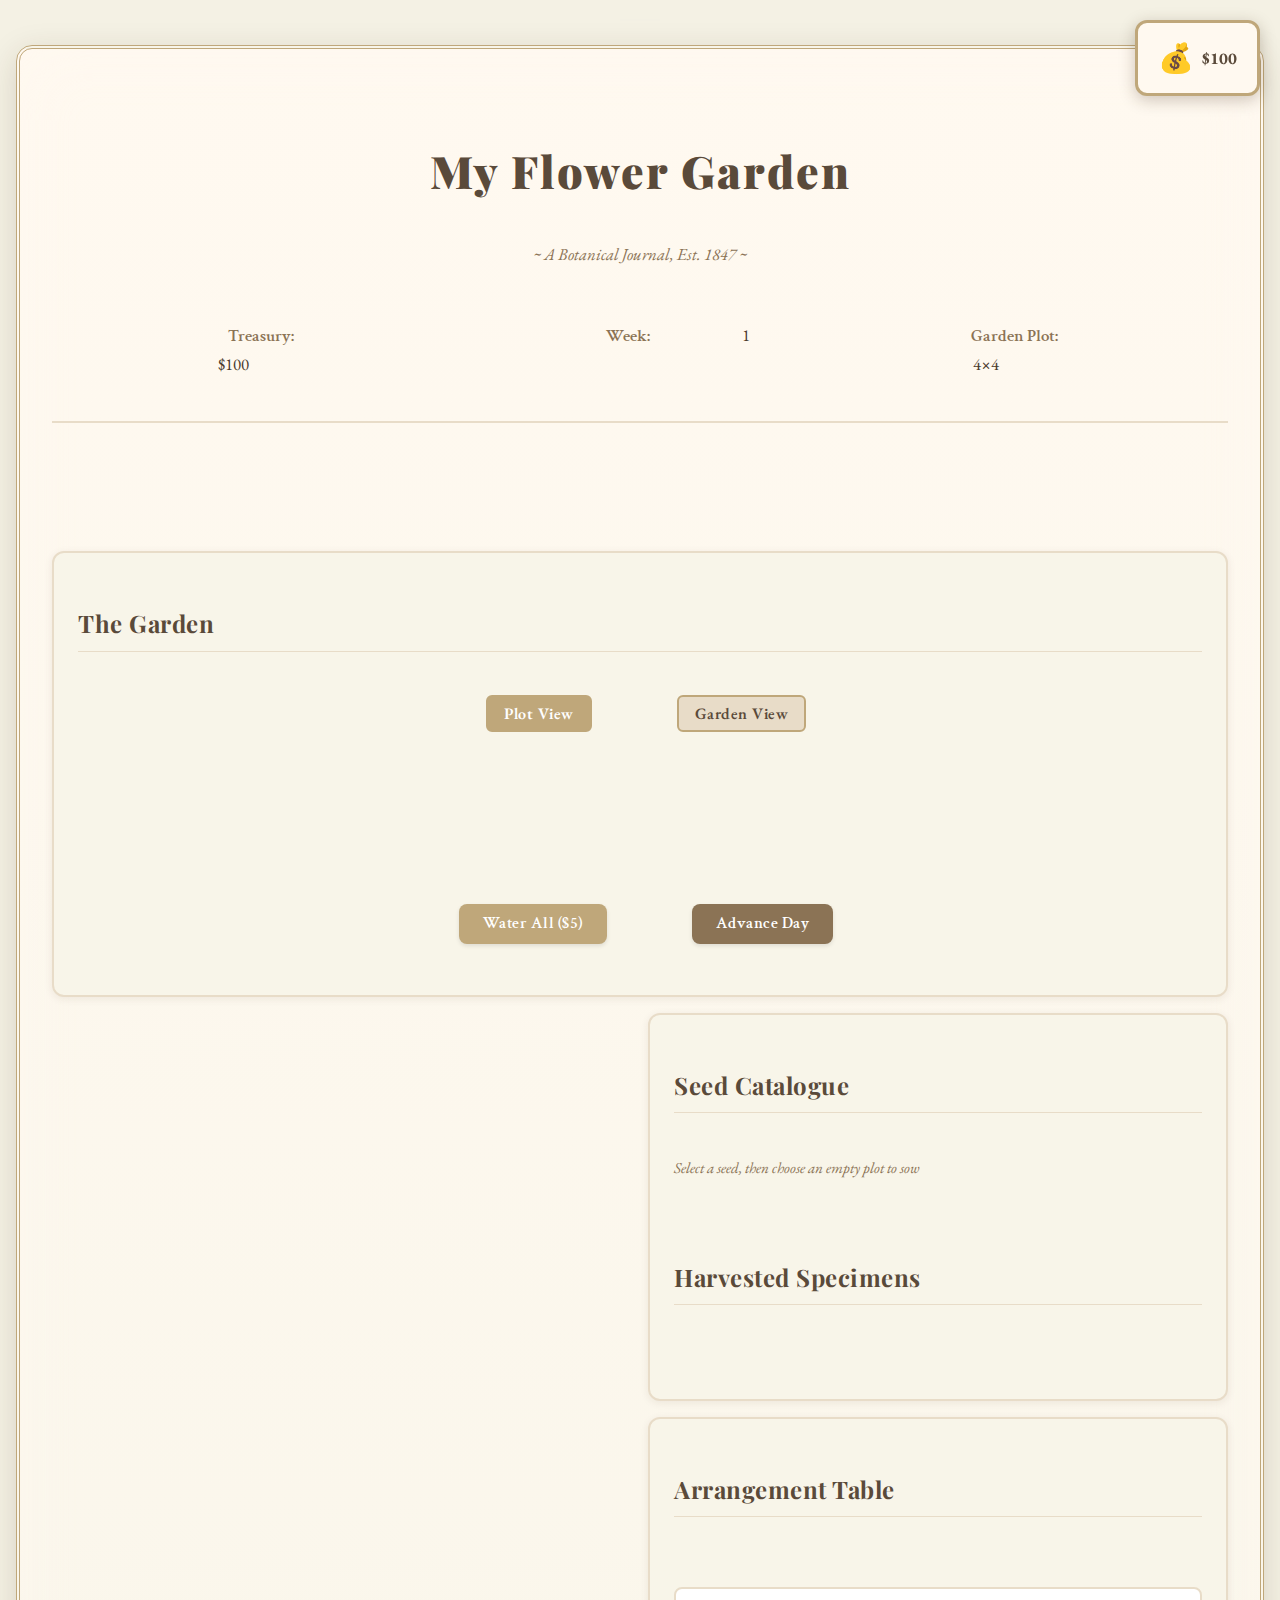
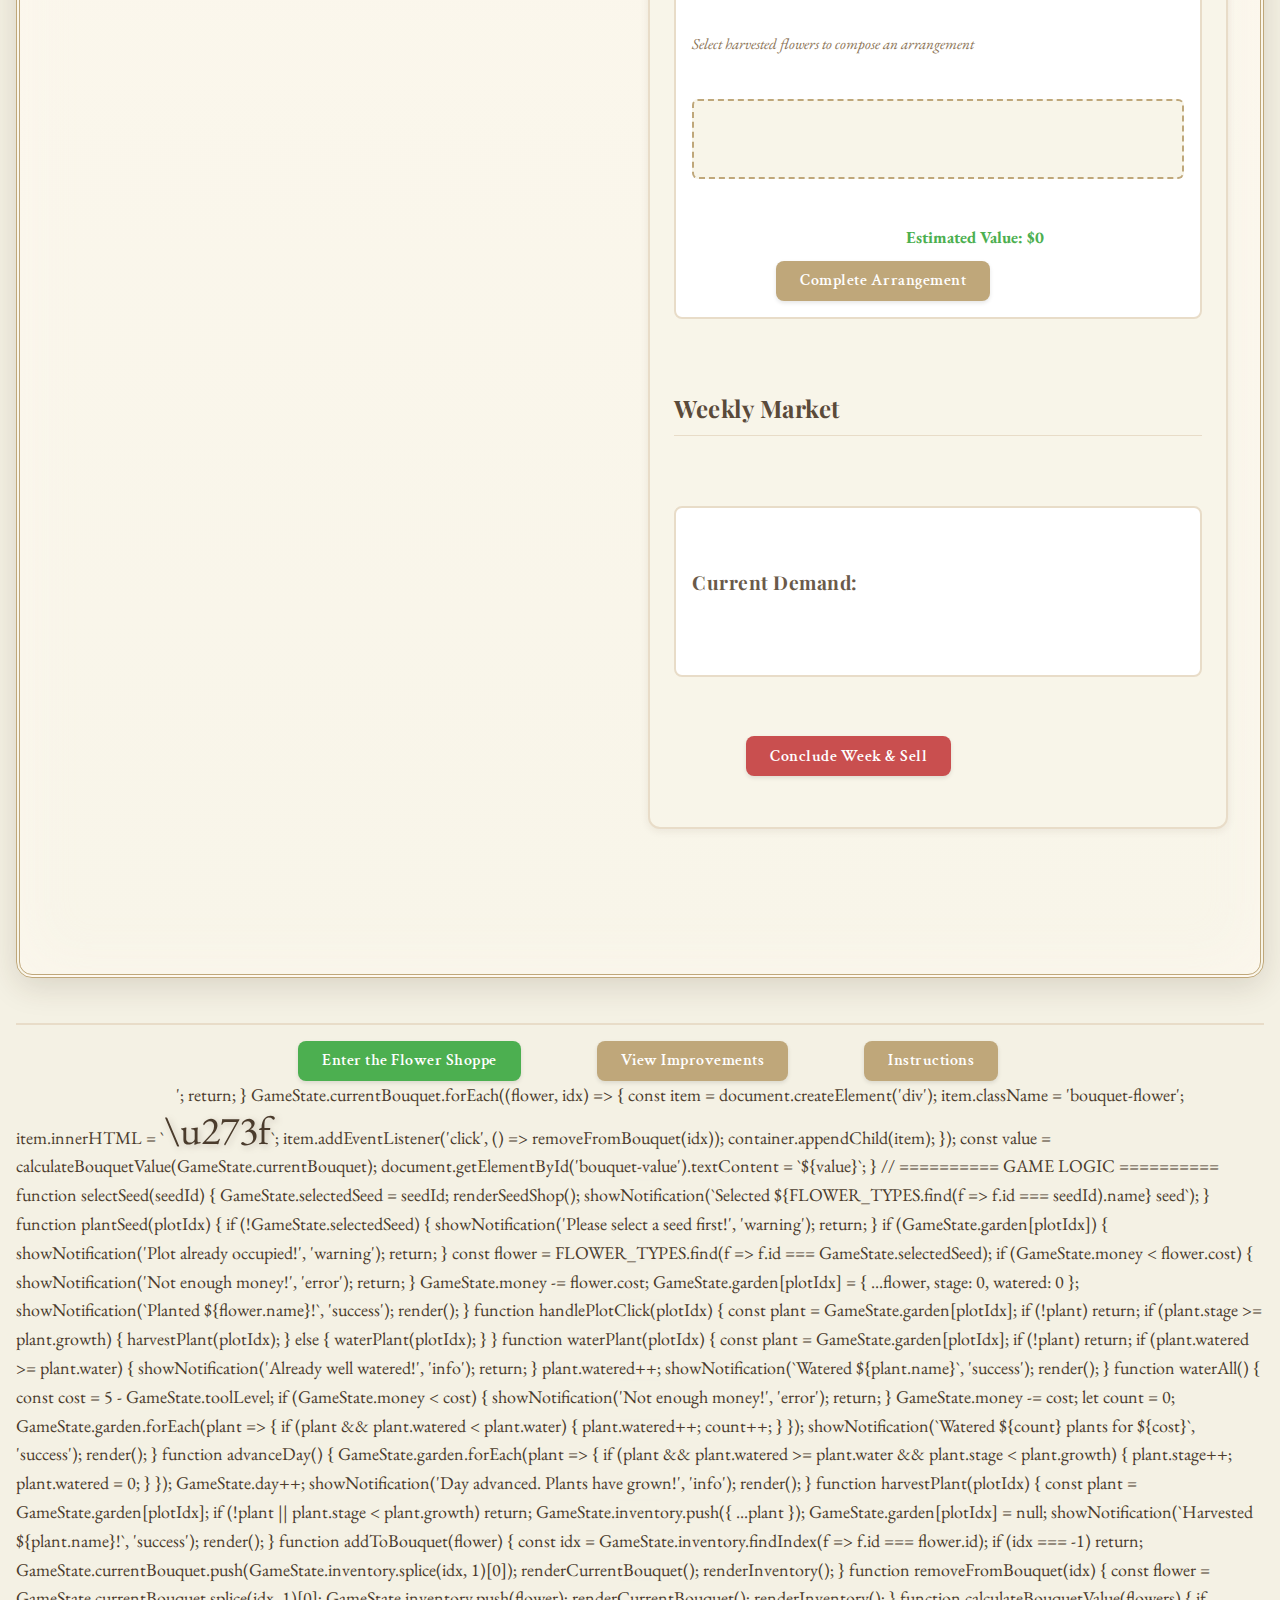
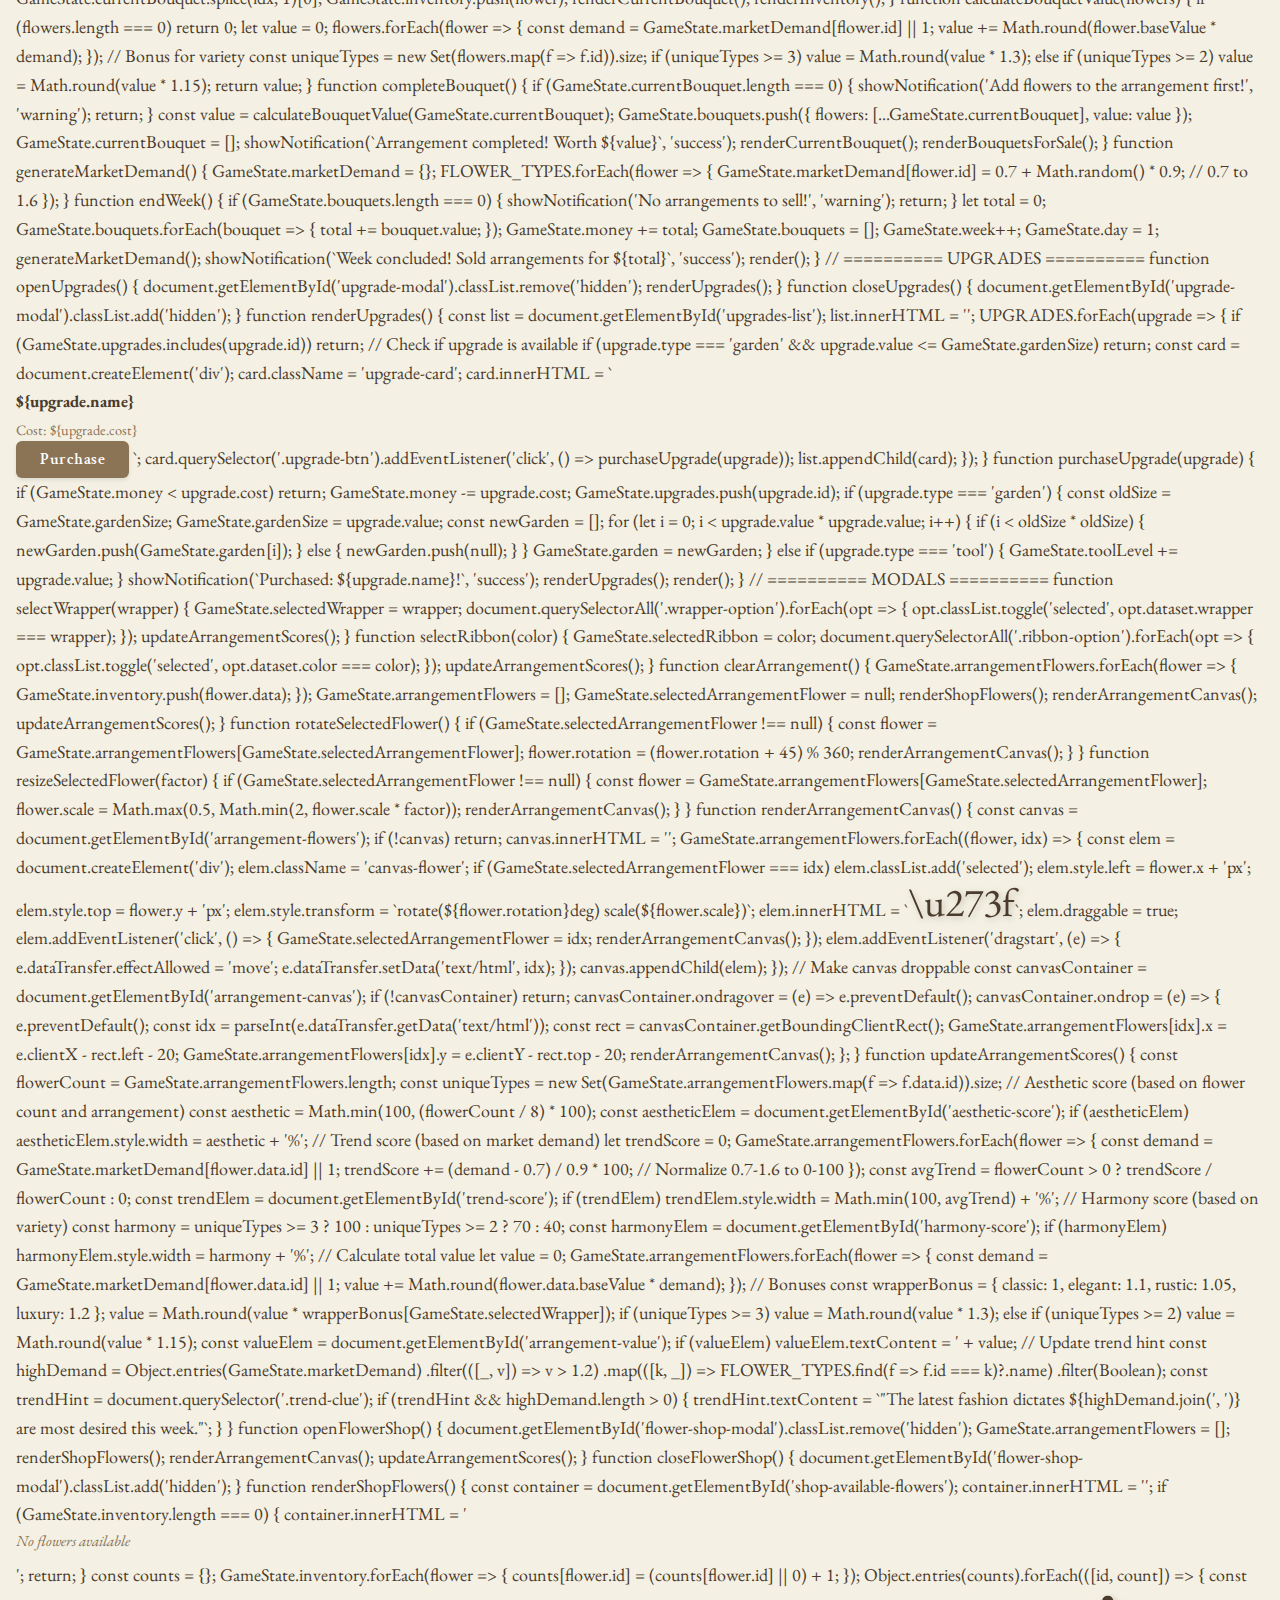
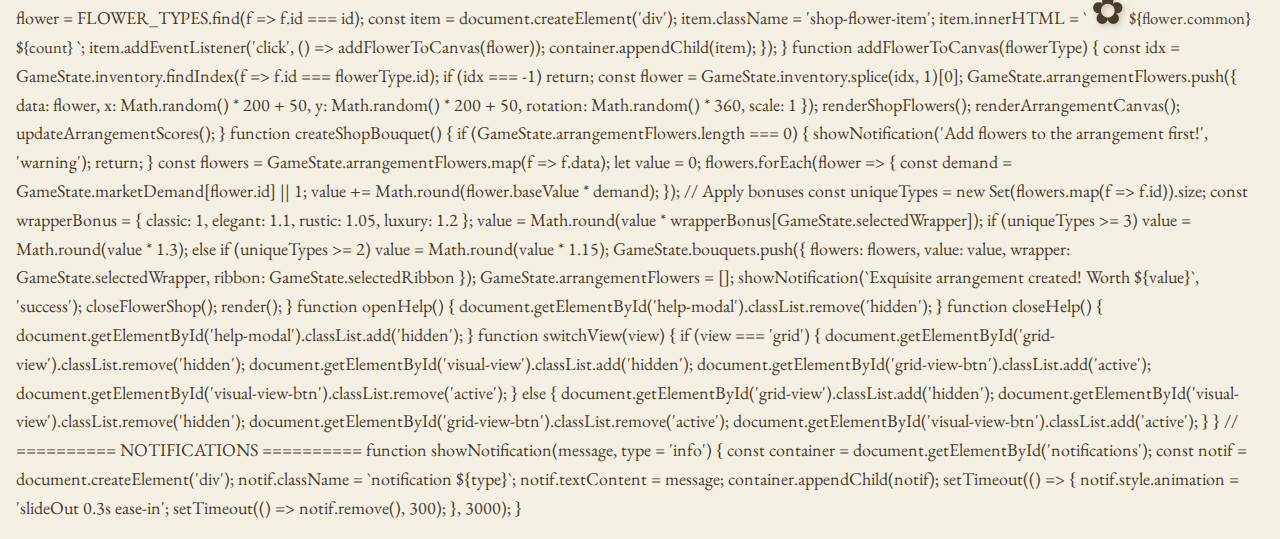
<file: FlowerGarden-Standalone-BACKUP.html>
<!DOCTYPE html>
<html lang="en">
<head>
    <meta charset="UTF-8">
    <meta name="viewport" content="width=device-width, initial-scale=1.0">
    <title>My Flower Garden — A Botanical Journal</title>
    <style>
/* styles.css - Victorian botanical journal theme */
@import url('https://fonts.googleapis.com/css2?family=EB+Garamond:ital,wght@0,400;0,500;0,600;0,700;1,400;1,500&family=Playfair+Display:ital,wght@0,400;0,700;0,900;1,400&family=Crimson+Text:ital,wght@0,400;0,600;1,400&display=swap');

* { box-sizing: border-box; margin: 0; padding: 0; }

body {
  background: linear-gradient(135deg, #f4f1e4 0%, #e8dcc8 100%);
  font-family: 'EB Garamond', 'Crimson Text', serif;
  color: #4a3b2c;
  min-height: 100vh;
  padding: 1rem;
  font-size: 18px;
  line-height: 1.6;
}

.game-container {
  max-width: 1400px;
  margin: 0 auto;
  background: #fff9f0;
  border: 3px solid #bfa77a;
  border-radius: 16px;
  box-shadow: 0 8px 32px rgba(60,40,20,0.15);
  padding: 2rem;
}

header {
  text-align: center;
  margin-bottom: 2rem;
  border-bottom: 2px solid #e8dcc8;
  padding-bottom: 1rem;
}

header h1 {
  font-family: 'Playfair Display', serif;
  font-size: 2.8rem;
  letter-spacing: 2px;
  color: #5a4a3a;
  margin-bottom: 0.5rem;
}

.stats-bar {
  display: flex;
  justify-content: center;
  gap: 3rem;
  margin-top: 1rem;
}

.stat {
  font-size: 1.1rem;
}

.stat-label {
  font-weight: bold;
  color: #8b7355;
  margin-right: 0.5rem;
}

.game-panels {
  display: grid;
  grid-template-columns: 1fr 1fr;
  gap: 1rem;
  margin-bottom: 1rem;
}

.garden-panel {
  grid-column: 1 / -1;
  width: 100%;
}

.panel {
  background: #f8f5e9;
  border: 2px solid #e8dcc8;
  border-radius: 12px;
  padding: 1.5rem;
  box-shadow: 0 2px 8px rgba(60,40,20,0.08);
}

.panel h2 {
  font-family: 'Playfair Display', serif;
  color: #5a4a3a;
  margin-bottom: 1rem;
  border-bottom: 1px solid #e8dcc8;
  padding-bottom: 0.5rem;
  font-size: 1.5rem;
}

.panel h3 {
  color: #6a5a4a;
  margin: 1rem 0 0.5rem 0;
  font-size: 1.2rem;
}

.hint {
  font-style: italic;
  color: #8b7355;
  font-size: 0.95rem;
  margin-bottom: 0.5rem;
}

/* Garden Grid */
.garden-view-toggle {
  display: flex;
  gap: 0.5rem;
  margin-bottom: 1rem;
  justify-content: center;
}

.view-btn {
  background: #e8dcc8;
  color: #5a4a3a;
  border: 2px solid #bfa77a;
  border-radius: 6px;
  padding: 0.4rem 1rem;
  cursor: pointer;
  font-family: 'EB Garamond', serif;
  font-size: 1rem;
  transition: all 0.2s;
}

.view-btn.active {
  background: #bfa77a;
  color: white;
}

.garden-grid {
  display: grid;
  grid-template-columns: repeat(4, 80px);
  grid-gap: 12px;
  margin: 1rem auto;
  justify-content: center;
  width: 100%;
  max-width: 100%;
}

.plot {
  width: 80px;
  height: 80px;
  background: #f4e9d8;
  border: 2px solid #bfa77a;
  border-radius: 8px;
  display: flex;
  align-items: center;
  justify-content: center;
  cursor: pointer;
  font-size: 2.5rem;
  transition: all 0.2s;
  position: relative;
}

.plant-emoji {
  font-size: 2.5rem;
  display: inline-block;
  transition: all 0.2s;
}

.plot:hover {
  background: #ebe0cf;
  transform: scale(1.05);
}

.plot.ready {
  background: #d4f4dd;
  box-shadow: 0 0 8px rgba(76,175,80,0.3);
  animation: pulse 2s ease-in-out infinite;
}

@keyframes pulse {
  0%, 100% { transform: scale(1); }
  50% { transform: scale(1.05); }
}

.garden-actions {
  display: flex;
  gap: 0.5rem;
  justify-content: center;
  margin-top: 1rem;
}

/* Seed Shop */
.seed-shop {
  display: grid;
  grid-template-columns: repeat(2, 1fr);
  gap: 0.5rem;
  margin-bottom: 1rem;
}

.seed-card {
  background: white;
  border: 2px solid #e8dcc8;
  border-radius: 8px;
  padding: 0.8rem;
  cursor: pointer;
  transition: all 0.2s;
  text-align: center;
}

.seed-card:hover {
  background: #f4f1e4;
  border-color: #bfa77a;
  transform: translateY(-2px);
}

.seed-card.selected {
  background: #e8f5e9;
  border-color: #4caf50;
  border-width: 3px;
}

.seed-emoji {
  font-size: 2rem;
  margin-bottom: 0.3rem;
}

.seed-name {
  font-weight: bold;
  color: #5a4a3a;
  margin-bottom: 0.2rem;
}

.seed-cost {
  color: #8b7355;
  font-weight: bold;
}

.seed-info {
  font-size: 0.85rem;
  color: #999;
}

/* Inventory */
.inventory {
  display: flex;
  flex-direction: column;
  gap: 0.3rem;
  max-height: 200px;
  overflow-y: auto;
}

.inventory-item {
  background: white;
  border: 1px solid #e8dcc8;
  border-radius: 6px;
  padding: 0.5rem;
  display: flex;
  align-items: center;
  gap: 0.5rem;
  cursor: pointer;
  transition: all 0.2s;
}

.inventory-item:hover {
  background: #f4f1e4;
  transform: translateX(4px);
}

.inv-emoji {
  font-size: 1.5rem;
}

.inv-name {
  flex: 1;
  font-weight: bold;
}

.inv-count {
  color: #8b7355;
}

/* Bouquet Builder */
.bouquet-builder {
  background: white;
  border: 2px solid #e8dcc8;
  border-radius: 8px;
  padding: 1rem;
  margin-bottom: 1rem;
}

.current-bouquet {
  min-height: 80px;
  background: #f8f5e9;
  border: 2px dashed #bfa77a;
  border-radius: 6px;
  padding: 0.5rem;
  display: flex;
  gap: 0.5rem;
  flex-wrap: wrap;
  margin: 0.5rem 0;
}

.bouquet-flower {
  font-size: 2rem;
  cursor: pointer;
  padding: 0.3rem;
  border-radius: 4px;
  transition: all 0.2s;
}

.bouquet-flower:hover {
  background: #ffe0e0;
  transform: rotate(-10deg);
}

.bouquet-value {
  text-align: right;
  font-weight: bold;
  color: #4caf50;
  margin: 0.5rem 0;
  font-size: 1.2rem;
}

/* Market */
.market-demand {
  background: white;
  border: 2px solid #e8dcc8;
  border-radius: 8px;
  padding: 1rem;
  margin-bottom: 1rem;
}

.demand-item {
  display: flex;
  justify-content: space-between;
  padding: 0.3rem 0;
  border-bottom: 1px solid #f0f0f0;
}

.demand-value {
  font-weight: bold;
}

.bouquets-for-sale {
  display: flex;
  flex-direction: column;
  gap: 0.5rem;
  margin-bottom: 1rem;
  max-height: 150px;
  overflow-y: auto;
}

.bouquet-card {
  background: white;
  border: 2px solid #e8dcc8;
  border-radius: 8px;
  padding: 0.8rem;
  display: flex;
  justify-content: space-between;
  align-items: center;
}

.bouquet-flowers {
  font-size: 1.5rem;
}

/* Action Buttons */
.action-btn {
  background: #bfa77a;
  color: white;
  border: none;
  border-radius: 8px;
  padding: 0.6rem 1.5rem;
  font-size: 1rem;
  font-family: 'EB Garamond', serif;
  cursor: pointer;
  transition: all 0.2s;
  box-shadow: 0 2px 4px rgba(0,0,0,0.1);
}

.action-btn:hover:not(:disabled) {
  background: #a68a5b;
  transform: translateY(-2px);
  box-shadow: 0 4px 8px rgba(0,0,0,0.15);
}

.action-btn.primary {
  background: #8b7355;
}

.action-btn.warning {
  background: #c94f4f;
}

.action-btn:disabled {
  background: #ccc;
  cursor: not-allowed;
  opacity: 0.6;
}

/* Footer */
footer {
  display: flex;
  justify-content: center;
  gap: 1rem;
  margin-top: 1rem;
  padding-top: 1rem;
  border-top: 2px solid #e8dcc8;
}

.shop-btn {
  background: #4caf50;
}

.shop-btn:hover {
  background: #3d8b40;
}

/* Modals */
.modal {
  position: fixed;
  top: 0;
  left: 0;
  width: 100%;
  height: 100%;
  background: rgba(0,0,0,0.7);
  display: flex;
  align-items: center;
  justify-content: center;
  z-index: 1000;
}

.modal-content {
  background: #fff9f0;
  border: 3px solid #bfa77a;
  border-radius: 16px;
  padding: 2rem;
  max-width: 800px;
  max-height: 80vh;
  overflow-y: auto;
  box-shadow: 0 8px 32px rgba(0,0,0,0.3);
}

.flower-shop-modal {
  max-width: 1200px;
}

.modal h2 {
  font-family: 'Playfair Display', serif;
  color: #5a4a3a;
  margin-bottom: 1.5rem;
  text-align: center;
}

.help-content {
  line-height: 1.8;
}

.help-content h3 {
  color: #5a4a3a;
  margin-top: 1.5rem;
  margin-bottom: 0.5rem;
}

/* Upgrades */
.upgrades-list {
  display: grid;
  gap: 1rem;
  margin-bottom: 1rem;
}

.upgrade-card {
  background: white;
  border: 2px solid #e8dcc8;
  border-radius: 8px;
  padding: 1rem;
  display: flex;
  justify-content: space-between;
  align-items: center;
}

.upgrade-name {
  font-weight: bold;
  color: #5a4a3a;
}

.upgrade-cost {
  color: #8b7355;
}

/* Shop Layout */
.shop-layout {
  display: grid;
  grid-template-columns: 1fr 2fr 1fr;
  gap: 1.5rem;
}

.shop-available-flowers {
  display: grid;
  grid-template-columns: repeat(3, 1fr);
  gap: 0.5rem;
}

.shop-flower-item {
  font-size: 2rem;
  background: white;
  border: 2px solid #e8dcc8;
  border-radius: 8px;
  padding: 0.5rem;
  text-align: center;
  cursor: pointer;
}

/* Notifications */
.notifications {
  position: fixed;
  top: 1rem;
  right: 1rem;
  z-index: 2000;
  display: flex;
  flex-direction: column;
  gap: 0.5rem;
}

.notification {
  background: white;
  border: 2px solid #e8dcc8;
  border-radius: 8px;
  padding: 1rem 1.5rem;
  box-shadow: 0 4px 12px rgba(0,0,0,0.2);
  animation: slideIn 0.3s ease-out;
  min-width: 250px;
}

.notification.success {
  border-color: #4caf50;
  background: #e8f5e9;
}

.notification.error {
  border-color: #c94f4f;
  background: #ffebee;
}

.notification.warning {
  border-color: #ff9800;
  background: #fff3e0;
}

@keyframes slideIn {
  from {
    transform: translateX(400px);
    opacity: 0;
  }
  to {
    transform: translateX(0);
    opacity: 1;
  }
}

@keyframes slideOut {
  from {
    transform: translateX(0);
    opacity: 1;
  }
  to {
    transform: translateX(400px);
    opacity: 0;
  }
}

.hidden {
  display: none !important;
}

/* Visual Garden View */
.visual-garden {
  position: relative;
  width: 100%;
  height: 500px;
  background: linear-gradient(to bottom, #f4f1e4 0%, #e8dcc8 100%);
  border: 3px solid #8b7355;
  border-radius: 8px;
  overflow: hidden;
  box-shadow: inset 0 0 20px rgba(139,115,85,0.1);
}

.visual-garden::before {
  content: '';
  position: absolute;
  top: 0;
  left: 0;
  right: 0;
  bottom: 0;
  background-image: 
    repeating-linear-gradient(0deg, transparent, transparent 2px, rgba(139,115,85,0.03) 2px, rgba(139,115,85,0.03) 4px),
    repeating-linear-gradient(90deg, transparent, transparent 2px, rgba(139,115,85,0.03) 2px, rgba(139,115,85,0.03) 4px);
  pointer-events: none;
}

.garden-sky {
  position: absolute;
  top: 0;
  left: 0;
  right: 0;
  height: 15%;
  background: linear-gradient(to bottom, rgba(244,241,228,0.5), transparent);
}

.sun {
  position: absolute;
  top: 10px;
  right: 30px;
  width: 40px;
  height: 40px;
  border: 2px solid #8b7355;
  border-radius: 50%;
  background: transparent;
  opacity: 0.3;
}

.sun::before {
  content: '';
  position: absolute;
  top: 50%;
  left: 50%;
  transform: translate(-50%, -50%);
  width: 80px;
  height: 80px;
  border-radius: 50%;
  border: 1px dashed #8b7355;
  opacity: 0.2;
}

.cloud {
  position: absolute;
  border: 1px solid #8b7355;
  border-radius: 20px;
  opacity: 0.2;
  background: transparent;
  animation: float 20s ease-in-out infinite;
}

.cloud-1 {
  width: 60px;
  height: 20px;
  top: 20px;
  left: 15%;
}

.cloud-2 {
  width: 70px;
  height: 22px;
  top: 30px;
  left: 70%;
  animation-delay: -10s;
}

@keyframes float {
  0%, 100% { transform: translateX(0); }
  50% { transform: translateX(30px); }
}

.garden-scene {
  position: absolute;
  bottom: 0;
  left: 10%;
  right: 10%;
  top: 15%;
}

.soil-row {
  position: relative;
}

.soil-row::before {
  content: '';
  position: absolute;
  top: 0;
  left: 0;
  right: 0;
  bottom: 0;
  background-image: repeating-linear-gradient(90deg, transparent, transparent 20px, rgba(139,115,85,0.1) 20px, rgba(139,115,85,0.1) 21px);
  pointer-events: none;
}

.garden-ground {
  display: none;
}

.fence {
  display: none;
}

.path {
  display: none;
}

.visual-plants {
  position: relative;
  width: 100%;
  height: 100%;
}

.visual-plant {
  position: absolute;
  font-size: 2.5rem;
  cursor: pointer;
  transition: all 0.3s;
  filter: sepia(0.15) contrast(1.05);
  text-shadow: 1px 1px 2px rgba(90,74,58,0.2);
  transform: translateX(-50%);
}

.visual-plant:hover {
  transform: translateX(-50%) scale(1.15) translateY(-3px);
  filter: sepia(0.1) contrast(1.1);
}

.garden-decorations {
  position: absolute;
  top: 0;
  left: 0;
  right: 0;
  bottom: 0;
  pointer-events: none;
}

.butterfly, .bee {
  position: absolute;
  font-size: 1.2rem;
  opacity: 0.4;
  filter: sepia(0.3);
  animation: fly 15s ease-in-out infinite;
}

.butterfly-1 {
  top: 15%;
  left: 20%;
}

.butterfly-2 {
  top: 25%;
  right: 25%;
  animation-delay: -7s;
}

.bee {
  top: 20%;
  left: 60%;
  animation-delay: -3s;
}

@keyframes fly {
  0%, 100% { transform: translate(0, 0); }
  25% { transform: translate(30px, -15px); }
  50% { transform: translate(60px, 10px); }
  75% { transform: translate(20px, -5px); }
}

/* Arrangement Canvas */
.arrangement-area {
  padding: 1rem;
}

.arrangement-header {
  display: flex;
  justify-content: space-between;
  align-items: center;
  margin-bottom: 1rem;
  padding-bottom: 0.5rem;
  border-bottom: 2px solid #e8dcc8;
}

.arrangement-tools {
  display: flex;
  gap: 0.5rem;
}

.tool-btn {
  width: 32px;
  height: 32px;
  border: 2px solid #bfa77a;
  background: white;
  border-radius: 4px;
  cursor: pointer;
  font-size: 1rem;
  transition: all 0.2s;
}

.tool-btn:hover {
  background: #f4f1e4;
  transform: scale(1.1);
}

.arrangement-canvas {
  position: relative;
  width: 400px;
  height: 400px;
  background: white;
  border: 3px solid #bfa77a;
  border-radius: 12px;
  margin: 0 auto 1rem;
  overflow: hidden;
}

.canvas-background {
  position: absolute;
  top: 0;
  left: 0;
  right: 0;
  bottom: 0;
  background: radial-gradient(circle at center, #fff9f0, #f4f1e4);
  opacity: 0.6;
}

.arrangement-flowers {
  position: relative;
  width: 100%;
  height: 100%;
  z-index: 1;
}

.canvas-flower {
  position: absolute;
  font-size: 3rem;
  cursor: move;
  transition: opacity 0.2s;
  user-select: none;
}

.canvas-flower.selected {
  filter: drop-shadow(0 0 8px #4caf50);
}

.canvas-flower:hover {
  opacity: 0.8;
}

.vase {
  position: absolute;
  bottom: 20px;
  left: 50%;
  transform: translateX(-50%);
  width: 100px;
  height: 120px;
  background: linear-gradient(to bottom, #8B7355 0%, #6B5345 100%);
  border-radius: 0 0 40px 40px;
  z-index: 0;
  opacity: 0.3;
}

.arrangement-score {
  margin-top: 1rem;
}

.score-item {
  margin-bottom: 0.8rem;
}

.score-item span:first-child {
  display: inline-block;
  width: 120px;
  font-weight: bold;
  color: #5a4a3a;
}

.score-bar {
  display: inline-block;
  width: 200px;
  height: 20px;
  background: #e8dcc8;
  border-radius: 10px;
  overflow: hidden;
  vertical-align: middle;
}

.score-fill {
  height: 100%;
  transition: width 0.3s;
}

.score-fill.aesthetic {
  background: linear-gradient(90deg, #ff6b9d, #c44569);
}

.score-fill.trend {
  background: linear-gradient(90deg, #4facfe, #00f2fe);
}

.score-fill.harmony {
  background: linear-gradient(90deg, #43e97b, #38f9d7);
}

.total-value {
  margin-top: 1rem;
  padding-top: 1rem;
  border-top: 2px solid #e8dcc8;
  font-size: 1.3rem;
  font-weight: bold;
  text-align: center;
  color: #4caf50;
}

/* Wrapper and Ribbon Selection */
.wrapper-selection, .ribbon-selection {
  margin: 1rem 0;
}

.wrapper-options {
  display: grid;
  grid-template-columns: repeat(2, 1fr);
  gap: 0.5rem;
  margin-top: 0.5rem;
}

.wrapper-option {
  display: flex;
  flex-direction: column;
  align-items: center;
  padding: 0.8rem;
  border: 2px solid #e8dcc8;
  border-radius: 8px;
  cursor: pointer;
  transition: all 0.2s;
  background: white;
}

.wrapper-option:hover {
  background: #f4f1e4;
}

.wrapper-option.selected {
  border-color: #4caf50;
  background: #e8f5e9;
}

.wrapper-preview {
  width: 40px;
  height: 40px;
  border-radius: 4px;
  margin-bottom: 0.3rem;
}

.classic-wrap {
  background: linear-gradient(135deg, #f4f1e4, #e8dcc8);
}

.elegant-wrap {
  background: linear-gradient(135deg, #fff, #f0f0f0);
}

.rustic-wrap {
  background: linear-gradient(135deg, #d2b48c, #8b7355);
}

.luxury-wrap {
  background: linear-gradient(135deg, #ffd700, #ffed4e);
}

.ribbon-options {
  display: flex;
  gap: 0.5rem;
  margin-top: 0.5rem;
}

.ribbon-option {
  width: 40px;
  height: 40px;
  border-radius: 50%;
  cursor: pointer;
  transition: all 0.2s;
  border: 3px solid transparent;
}

.ribbon-option:hover {
  transform: scale(1.1);
}

.ribbon-option.selected {
  border-color: #4caf50;
  box-shadow: 0 0 8px rgba(76, 175, 80, 0.5);
}

.shop-flower-item .count {
  position: absolute;
  top: -5px;
  right: -5px;
  background: #4caf50;
  color: white;
  border-radius: 50%;
  width: 20px;
  height: 20px;
  display: flex;
  align-items: center;
  justify-content: center;
  font-size: 0.8rem;
  font-weight: bold;
}

.shop-flower-item {
  position: relative;
}
/* ===== BOTANICAL NOTEBOOK ADDITIONS ===== */

/* Always-visible money counter */
.money-corner {
  position: fixed;
  top: 20px;
  right: 20px;
  background: #fff9f0;
  border: 3px solid #bfa77a;
  border-radius: 12px;
  padding: 12px 20px;
  box-shadow: 0 4px 16px rgba(60,40,20,0.25);
  z-index: 1000;
  font-family: 'EB Garamond', serif;
  font-size: 1.5rem;
  font-weight: bold;
  color: #5a4a3a;
  display: flex;
  align-items: center;
  gap: 8px;
}

.money-icon {
  font-size: 1.8rem;
}

/* Enhanced botanical notebook background */
body {
  background: #f4f1e4 url('data:image/svg+xml;utf8,<svg xmlns="http://www.w3.org/2000/svg" viewBox="0 0 100 100"><rect fill="%23f4f1e4" width="100" height="100"/><line x1="0" y1="50" x2="100" y2="50" stroke="%23e8dcc8" stroke-width="0.5" opacity="0.3"/><line x1="0" y1="25" x2="100" y2="25" stroke="%23e8dcc8" stroke-width="0.3" opacity="0.2"/><line x1="0" y1="75" x2="100" y2="75" stroke="%23e8dcc8" stroke-width="0.3" opacity="0.2"/></svg>');
  background-size: 100% 40px;
}

.game-container {
  position: relative;
  background: linear-gradient(to bottom, #fff9f0 0%, #f8f5e9 100%);
  border: 4px double #bfa77a;
  box-shadow: 
    0 8px 32px rgba(60,40,20,0.15),
    inset 0 0 60px rgba(255,249,240,0.6);
}

/* Flower visuals using color-coded symbols */
.flower-visual {
  display: inline-block;
  font-size: 2.5rem;
  line-height: 1;
  filter: drop-shadow(2px 2px 3px rgba(90,74,58,0.3));
  transition: all 0.3s ease;
}

/* Color mapping for different flowers */
.flower-visual[data-color="red"] { color: #c41e3a; }
.flower-visual[data-color="pink"] { color: #ff69b4; }
.flower-visual[data-color="purple"] { color: #9370db; }
.flower-visual[data-color="blue"] { color: #4169e1; }
.flower-visual[data-color="yellow"] { color: #ffd700; }
.flower-visual[data-color="orange"] { color: #ff8c00; }
.flower-visual[data-color="white"] { color: #f8f8f8; text-shadow: 0 0 2px #888; }
.flower-visual[data-color="green"] { color: #228b22; }
.flower-visual[data-color="jade"] { color: #00a86b; }
.flower-visual[data-color="brown"] { color: #8b4513; }
.flower-visual[data-color="black"] { color: #2f2f2f; }
.flower-visual[data-color="peach"] { color: #ffdab9; }

.sprout-visual {
  color: #8fbc8f;
  font-size: 1.5rem;
}

/* Compact Flower Shop Modal */
.flower-shop-modal-compact {
  width: 95%;
  max-width: 1200px;
  max-height: 90vh;
  overflow-y: auto;
  background: #fff9f0;
  border: 3px solid #bfa77a;
  padding: 1.5rem;
}

.flower-shop-modal-compact .close {
  position: absolute;
  top: 10px;
  right: 20px;
  font-size: 2rem;
  cursor: pointer;
  color: #5a4a3a;
}

.shop-compact-grid {
  display: grid;
  grid-template-columns: 250px 1fr;
  grid-template-rows: auto auto;
  gap: 1rem;
  margin-top: 1rem;
}

.shop-section {
  background: #f8f5e9;
  border: 2px solid #e8dcc8;
  border-radius: 8px;
  padding: 1rem;
}

.shop-section h3 {
  font-family: 'Playfair Display', serif;
  color: #5a4a3a;
  font-size: 1.2rem;
  margin-bottom: 0.75rem;
  border-bottom: 1px solid #e8dcc8;
  padding-bottom: 0.5rem;
}

/* Flowers section - left column, spans 2 rows */
.flowers-section {
  grid-column: 1;
  grid-row: 1 / 3;
}

.shop-flower-scroll {
  max-height: 500px;
  overflow-y: auto;
  padding-right: 0.5rem;
}

.shop-flower-scroll::-webkit-scrollbar {
  width: 8px;
}

.shop-flower-scroll::-webkit-scrollbar-track {
  background: #f4f1e4;
  border-radius: 4px;
}

.shop-flower-scroll::-webkit-scrollbar-thumb {
  background: #bfa77a;
  border-radius: 4px;
}

.shop-flower-item {
  display: flex;
  align-items: center;
  gap: 0.5rem;
  padding: 0.5rem;
  background: #fff;
  border: 1px solid #e8dcc8;
  border-radius: 6px;
  margin-bottom: 0.5rem;
  cursor: pointer;
  transition: all 0.2s ease;
}

.shop-flower-item:hover {
  background: #f4f1e4;
  border-color: #bfa77a;
  transform: translateX(4px);
}

.shop-flower-item .flower-visual {
  font-size: 1.8rem;
}

.shop-flower-item .flower-label {
  flex: 1;
  font-size: 0.9rem;
  color: #4a3b2c;
}

.shop-flower-item .count {
  background: #bfa77a;
  color: #fff;
  padding: 2px 8px;
  border-radius: 12px;
  font-size: 0.85rem;
  font-weight: bold;
}

/* Canvas section - top right */
.canvas-section {
  grid-column: 2;
  grid-row: 1;
}

.arrangement-canvas-compact {
  width: 100%;
  height: 300px;
  background: #fefdfb;
  border: 2px dashed #bfa77a;
  border-radius: 8px;
  position: relative;
  overflow: hidden;
}

.arrangement-tools-inline {
  display: flex;
  gap: 0.5rem;
  margin-top: 0.75rem;
  justify-content: center;
}

.arrangement-tools-inline button {
  padding: 0.5rem 1rem;
  background: #e8dcc8;
  border: 1px solid #bfa77a;
  border-radius: 6px;
  cursor: pointer;
  font-family: 'EB Garamond', serif;
  font-size: 1rem;
  color: #4a3b2c;
  transition: all 0.2s ease;
}

.arrangement-tools-inline button:hover {
  background: #bfa77a;
  color: #fff;
}

/* Scores section - bottom left of right column */
.scores-section {
  grid-column: 2;
  grid-row: 2;
  display: flex;
  flex-direction: column;
  gap: 0.5rem;
}

.score-row {
  display: flex;
  align-items: center;
  gap: 0.75rem;
}

.score-label {
  min-width: 80px;
  font-weight: bold;
  color: #6a5a4a;
  font-size: 0.95rem;
}

.score-bar-compact {
  flex: 1;
  height: 18px;
  background: #f4f1e4;
  border: 1px solid #e8dcc8;
  border-radius: 9px;
  overflow: hidden;
}

.total-value-row {
  margin-top: 0.5rem;
  padding-top: 0.5rem;
  border-top: 2px solid #e8dcc8;
  font-size: 1.3rem;
  color: #5a4a3a;
  text-align: right;
}

/* Presentation section - overlays at bottom */
.presentation-section {
  grid-column: 1 / -1;
  grid-row: 3;
  display: grid;
  grid-template-columns: 1fr 1fr auto;
  gap: 1rem;
  align-items: center;
}

.presentation-row {
  display: flex;
  align-items: center;
  gap: 0.75rem;
}

.presentation-row label {
  font-weight: bold;
  color: #6a5a4a;
  min-width: 60px;
}

.wrapper-options-inline {
  display: flex;
  gap: 0.5rem;
}

.wrapper-options-inline .wrapper-option {
  padding: 0.4rem 0.8rem;
  background: #fff;
  border: 2px solid #e8dcc8;
  border-radius: 6px;
  cursor: pointer;
  font-family: 'EB Garamond', serif;
  font-size: 0.9rem;
  color: #4a3b2c;
  transition: all 0.2s ease;
}

.wrapper-options-inline .wrapper-option:hover {
  border-color: #bfa77a;
  background: #f4f1e4;
}

.wrapper-options-inline .wrapper-option.selected {
  background: #bfa77a;
  color: #fff;
  border-color: #8b7355;
}

.ribbon-options {
  display: flex;
  gap: 0.5rem;
}

.ribbon-option {
  width: 32px;
  height: 32px;
  border: 2px solid #ddd;
  border-radius: 50%;
  cursor: pointer;
  transition: all 0.2s ease;
}

.ribbon-option:hover {
  transform: scale(1.1);
  border-color: #888;
}

.ribbon-option.selected {
  border: 3px solid #5a4a3a;
  box-shadow: 0 0 8px rgba(90,74,58,0.5);
}

.primary-button {
  padding: 0.75rem 2rem;
  background: #8b7355;
  color: #fff;
  border: none;
  border-radius: 8px;
  font-family: 'Playfair Display', serif;
  font-size: 1.1rem;
  cursor: pointer;
  transition: all 0.3s ease;
  box-shadow: 0 3px 8px rgba(60,40,20,0.2);
}

.primary-button:hover {
  background: #6a5a4a;
  transform: translateY(-2px);
  box-shadow: 0 5px 12px rgba(60,40,20,0.3);
}

/* Canvas flower positioning */
.canvas-flower {
  position: absolute;
  cursor: move;
  transition: transform 0.2s ease;
  user-select: none;
}

.canvas-flower.selected {
  filter: drop-shadow(0 0 8px rgba(139,115,85,0.8));
}

.canvas-flower .flower-visual {
  font-size: 2rem;
  pointer-events: none;
}

/* Seed card updates for botanical names */
.seed-card {
  background: #fff;
  border: 2px solid #e8dcc8;
  border-radius: 8px;
  padding: 0.75rem;
  text-align: center;
  cursor: pointer;
  transition: all 0.2s ease;
  position: relative;
}

.seed-card:hover {
  border-color: #bfa77a;
  transform: translateY(-3px);
  box-shadow: 0 4px 12px rgba(60,40,20,0.15);
}

.seed-card.selected {
  border-color: #8b7355;
  background: #f4f1e4;
  border-width: 3px;
}

.seed-card .flower-visual {
  font-size: 2.5rem;
  margin-bottom: 0.5rem;
}

.seed-card .seed-name {
  font-family: 'EB Garamond', serif;
  font-style: italic;
  font-size: 0.85rem;
  color: #6a5a4a;
  margin-bottom: 0.25rem;
  line-height: 1.2;
}

.seed-card .seed-common {
  font-weight: bold;
  color: #4a3b2c;
  font-size: 0.9rem;
  margin-bottom: 0.5rem;
}

.seed-card .seed-cost {
  background: #bfa77a;
  color: #fff;
  padding: 0.25rem 0.5rem;
  border-radius: 12px;
  font-size: 0.9rem;
  font-weight: bold;
  display: inline-block;
  margin-bottom: 0.25rem;
}

.seed-card .seed-info {
  font-size: 0.8rem;
  color: #8b7355;
  margin-top: 0.25rem;
}

/* ===== INVENTORY AND MARKET STYLING ===== */

.inventory-item {
  display: flex;
  align-items: center;
  gap: 0.75rem;
  padding: 0.75rem;
  background: #fff;
  border: 2px solid #e8dcc8;
  border-radius: 8px;
  margin-bottom: 0.5rem;
  cursor: pointer;
  transition: all 0.2s ease;
}

.inventory-item:hover {
  border-color: #bfa77a;
  background: #f4f1e4;
  transform: translateX(4px);
}

.inventory-item .flower-visual {
  font-size: 2rem;
  flex-shrink: 0;
}

.inv-name-box {
  flex: 1;
  display: flex;
  flex-direction: column;
  gap: 0.15rem;
}

.inv-scientific {
  font-size: 0.85rem;
  color: #6a5a4a;
  line-height: 1.2;
}

.inv-common {
  font-weight: bold;
  color: #4a3b2c;
  font-size: 0.95rem;
}

.inv-count {
  background: #bfa77a;
  color: #fff;
  padding: 4px 12px;
  border-radius: 16px;
  font-weight: bold;
  font-size: 0.9rem;
  flex-shrink: 0;
}

.demand-item {
  display: flex;
  align-items: center;
  gap: 0.5rem;
  padding: 0.5rem;
  background: #f8f5e9;
  border-radius: 6px;
  margin-bottom: 0.4rem;
  font-size: 0.95rem;
}

.demand-item .flower-visual {
  font-size: 1.5rem;
}

.demand-flower-name {
  flex: 1;
  color: #4a3b2c;
  font-weight: 600;
}

.demand-value {
  font-weight: bold;
  padding: 2px 8px;
  border-radius: 4px;
  background: #e8dcc8;
}

.demand-item.high-demand .demand-value {
  background: #d4f4dd;
  color: #2d7a3e;
}

.demand-item.low-demand .demand-value {
  background: #ffe0e0;
  color: #c94f4f;
}

.bouquet-flower {
  display: inline-block;
  margin: 0.25rem;
  position: relative;
  cursor: pointer;
  transition: transform 0.2s ease;
}

.bouquet-flower:hover {
  transform: scale(1.1);
}

.bouquet-flower .flower-visual {
  font-size: 2.5rem;
}

.upgrade-card {
  background: #fff;
  border: 2px solid #e8dcc8;
  border-radius: 8px;
  padding: 1rem;
  margin-bottom: 0.75rem;
  display: flex;
  justify-content: space-between;
  align-items: center;
  transition: all 0.2s ease;
}

.upgrade-card:hover {
  border-color: #bfa77a;
  box-shadow: 0 2px 8px rgba(60,40,20,0.1);
}

.upgrade-name {
  font-weight: bold;
  color: #4a3b2c;
  font-size: 1.05rem;
}

.upgrade-cost {
  color: #8b7355;
  margin-top: 0.25rem;
  font-size: 0.9rem;
}

.upgrade-btn {
  padding: 0.5rem 1.5rem;
  background: #8b7355;
  color: #fff;
  border: none;
  border-radius: 6px;
  cursor: pointer;
  font-family: 'EB Garamond', serif;
  font-size: 1rem;
  transition: all 0.2s ease;
}

.upgrade-btn:hover:not(:disabled) {
  background: #6a5a4a;
}

.upgrade-btn:disabled {
  background: #ccc;
  cursor: not-allowed;
  opacity: 0.6;
}

/* ===== VICTORIAN BOTANICAL FONT STYLING ===== */

h1, h2, h3, h4, h5, h6 {
  font-family: 'Playfair Display', 'EB Garamond', serif;
  font-weight: 700;
  letter-spacing: 0.5px;
}

h1 {
  font-weight: 900;
  letter-spacing: 3px;
}

button, .action-btn, .btn {
  font-family: 'Crimson Text', 'EB Garamond', serif;
  font-weight: 600;
  letter-spacing: 0.5px;
}

.hint, em, i {
  font-family: 'EB Garamond', serif;
  font-style: italic;
}

label, .stat-label, .seed-name, .inv-common {
  font-family: 'Crimson Text', serif;
  font-weight: 600;
}

/* Shop footer with return button */
.shop-footer {
  margin-top: 1rem;
  padding-top: 1rem;
  border-top: 2px solid #e8dcc8;
  text-align: center;
}

.return-button {
  padding: 0.75rem 2.5rem;
  background: #6a5a4a;
  color: #fff;
  border: 2px solid #5a4a3a;
  border-radius: 8px;
  font-family: 'Crimson Text', serif;
  font-size: 1.1rem;
  font-weight: 600;
  cursor: pointer;
  transition: all 0.3s ease;
  box-shadow: 0 3px 8px rgba(60,40,20,0.2);
  letter-spacing: 1px;
}

.return-button:hover {
  background: #5a4a3a;
  transform: translateY(-2px);
  box-shadow: 0 5px 12px rgba(60,40,20,0.3);
}

/* Enhanced readability for body text */
p, span, div {
  font-family: 'EB Garamond', serif;
  font-size: 1.05rem;
}

/* Close X button styling */
.close {
  font-family: 'Playfair Display', serif;
  font-weight: 700;
  font-size: 2.5rem;
  color: #6a5a4a;
  transition: all 0.2s ease;
}

.close:hover {
  color: #4a3b2c;
  transform: scale(1.1);
}

</style>
    <link rel="icon" href="data:image/svg+xml,<svg xmlns='http://www.w3.org/2000/svg' viewBox='0 0 100 100'><text y='.9em' font-size='90'>🌸</text></svg>">
</head>
<body>    <!-- Always visible money counter -->
    <div id="money-corner" class="money-corner">
        <span class="money-icon">💰</span>
        <span id="money-display">$100</span>
    </div>
        <div class="game-container">
        <header>
            <h1>My Flower Garden</h1>
            <p style="font-style: italic; color: #8b7355; margin-bottom: 10px; font-family: 'EB Garamond', serif;">~ A Botanical Journal, Est. 1847 ~</p>
            <div class="stats-bar">
                <div class="stat">
                    <span class="stat-label">Treasury:</span>
                    <span id="money">$100</span>
                </div>
                <div class="stat">
                    <span class="stat-label">Week:</span>
                    <span id="week">1</span>
                </div>
                <div class="stat">
                    <span class="stat-label">Garden Plot:</span>
                    <span id="garden-size">4×4</span>
                </div>
            </div>
        </header>

        <main>
            <div class="game-panels">
                <!-- Left Panel: Garden Grid -->
                <section class="panel garden-panel">
                    <h2>The Garden</h2>
                    <div class="garden-view-toggle">
                        <button id="grid-view-btn" class="view-btn active">Plot View</button>
                        <button id="visual-view-btn" class="view-btn">Garden View</button>
                    </div>
                    
                    <!-- Grid View -->
                    <div id="grid-view" class="garden-view">
                        <div id="garden-grid" class="garden-grid"></div>
                    </div>
                    
                    <!-- Visual Garden View -->
                    <div id="visual-view" class="garden-view hidden">
                        <div class="visual-garden">
                            <div class="garden-sky">
                                <div class="sun"></div>
                                <div class="cloud cloud-1"></div>
                                <div class="cloud cloud-2"></div>
                            </div>
                            <div class="garden-scene">
                                <div class="garden-back-row"></div>
                                <div class="garden-mid-row"></div>
                                <div class="garden-front-row"></div>
                                <div id="visual-plants" class="visual-plants"></div>
                            </div>
                            <div class="garden-ground">
                                <div class="fence"></div>
                                <div class="path"></div>
                            </div>
                            <div class="garden-decorations">
                                <div class="butterfly butterfly-1">🦋</div>
                                <div class="butterfly butterfly-2">🦋</div>
                                <div class="bee">🐝</div>
                            </div>
                        </div>
                        <div class="visual-garden-info">
                            <p class="hint">Click on plants to water or harvest them</p>
                        </div>
                    </div>
                    
                    <div class="garden-actions">
                        <button id="water-all-btn" class="action-btn">Water All ($5)</button>
                        <button id="next-day-btn" class="action-btn primary">Advance Day</button>
                    </div>
                </section>

                <!-- Center Panel: Seed Shop -->
                <section class="panel shop-panel">
                    <h2>Seed Catalogue</h2>
                    <p class="hint">Select a seed, then choose an empty plot to sow</p>
                    <div id="seed-shop" class="seed-shop"></div>
                    
                    <h2>Harvested Specimens</h2>
                    <div id="inventory" class="inventory"></div>
                </section>

                <!-- Right Panel: Bouquet & Market -->
                <section class="panel market-panel">
                    <h2>Arrangement Table</h2>
                    <div class="bouquet-section">
                        <div id="bouquet-builder" class="bouquet-builder">
                            <p class="hint">Select harvested flowers to compose an arrangement</p>
                            <div id="current-bouquet" class="current-bouquet"></div>
                            <div class="bouquet-value">
                                <span>Estimated Value: </span><span id="bouquet-value">$0</span>
                            </div>
                            <button id="create-bouquet-btn" class="action-btn">Complete Arrangement</button>
                        </div>
                    </div>

                    <h2>Weekly Market</h2>
                    <div class="market-section">
                        <div class="market-demand">
                            <h3>Current Demand:</h3>
                            <div id="market-demand"></div>
                        </div>
                        <div id="bouquets-for-sale" class="bouquets-for-sale"></div>
                        <button id="end-week-btn" class="action-btn warning">Conclude Week & Sell</button>
                    </div>
                </section>
            </div>
        </main>

        <!-- Flower Shop Modal -->
        <div id="flower-shop-modal" class="modal hidden">
            <div class="modal-content flower-shop-modal-compact">
                <span class="close" id="close-flower-shop">&times;</span>
                <h2>The Arrangement Studio</h2>
                <div class="shop-compact-grid">
                    <!-- Row 1: Flowers + Canvas -->
                    <div class="shop-section flowers-section">
                        <h3>Available Specimens</h3>
                        <div id="shop-available-flowers" class="shop-flower-scroll"></div>
                    </div>
                    
                    <div class="shop-section canvas-section">
                        <div id="arrangement-canvas" class="arrangement-canvas-compact">
                            <div id="arrangement-flowers" class="arrangement-flowers"></div>
                        </div>
                        <div class="arrangement-tools-inline">
                            <button id="rotate-flower">↻</button>
                            <button id="size-up">+</button>
                            <button id="size-down">−</button>
                            <button id="clear-arrangement">Clear</button>
                        </div>
                    </div>
                    
                    <!-- Row 2: Scores + Presentation -->
                    <div class="shop-section scores-section">
                        <div class="score-row">
                            <span class="score-label">Aesthetic:</span>
                            <div class="score-bar-compact"><div id="aesthetic-score" class="score-fill aesthetic"></div></div>
                        </div>
                        <div class="score-row">
                            <span class="score-label">Fashion:</span>
                            <div class="score-bar-compact"><div id="trend-score" class="score-fill trend"></div></div>
                        </div>
                        <div class="score-row">
                            <span class="score-label">Harmony:</span>
                            <div class="score-bar-compact"><div id="harmony-score" class="score-fill harmony"></div></div>
                        </div>
                        <div class="total-value-row">
                            <strong>Value: <span id="arrangement-value">$0</span></strong>
                        </div>
                    </div>
                    
                    <div class="shop-section presentation-section">
                        <div class="presentation-row">
                            <label>Paper:</label>
                            <div class="wrapper-options-inline">
                                <button class="wrapper-option selected" data-wrapper="classic">Classic</button>
                                <button class="wrapper-option" data-wrapper="elegant">Elegant</button>
                                <button class="wrapper-option" data-wrapper="rustic">Rustic</button>
                                <button class="wrapper-option" data-wrapper="luxury">Luxury</button>
                            </div>
                        </div>
                        <div class="presentation-row">
                            <label>Ribbon:</label>
                            <div class="ribbon-options">
                                <div class="ribbon-option selected" data-color="#8b4557" style="background: #8b4557;"></div>
                                <div class="ribbon-option" data-color="#704f38" style="background: #704f38;"></div>
                                <div class="ribbon-option" data-color="#4a5d3a" style="background: #4a5d3a;"></div>
                                <div class="ribbon-option" data-color="#b8956e" style="background: #b8956e;"></div>
                            </div>
                        </div>
                        <button id="create-shop-bouquet" class="primary-button">Complete & List</button>
                    </div>
                </div>
                <div class="shop-footer">
                    <button id="close-flower-shop-btn" class="return-button">← Return to Garden</button>
                </div>
            </div>
        </div>

        <!-- Upgrade Modal -->
            </div>
        </div>

        <!-- Upgrade Modal -->
        <div id="upgrade-modal" class="modal hidden">
            <div class="modal-content">
                <h2>🔧 Upgrades</h2>
                <div id="upgrades-list" class="upgrades-list"></div>
                <button id="close-upgrades" class="action-btn">Close</button>
            </div>
        </div>

        <!-- Footer with upgrade button -->
        <footer>
            <button id="flower-shop-btn" class="action-btn shop-btn">Enter the Flower Shoppe</button>
            <button id="upgrades-btn" class="action-btn">View Improvements</button>
            <button id="help-btn" class="action-btn">Instructions</button>
        </footer>

        <!-- Help Modal -->
        <div id="help-modal" class="modal hidden">
            <div class="modal-content">
                <h2>Instructions for the Gardener</h2>
                <div class="help-content">
                    <h3>§ Planting</h3>
                    <p>Select a seed variety from the catalogue, then choose an empty plot in your garden to sow it.</p>
                    
                    <h3>§ Cultivation</h3>
                    <p>Plants require regular watering. Click upon a plant to water it individually, or employ "Water All" for convenience. Advance time with "Advance Day".</p>
                    
                    <h3>§ Harvesting</h3>
                    <p>When a plant reaches maturity (indicated by its full bloom), click to harvest. Specimens are placed in your collection.</p>
                    
                    <h3>§ Arrangements</h3>
                    <p>Select flowers from your collection to compose bouquets. Different combinations yield different valuations.</p>
                    
                    <h3>§ The Market</h3>
                    <p>Each week brings different demands. Sell arrangements that match current fashions for premium prices. Conclude the week to sell all prepared bouquets.</p>
                    
                    <h3>§ Improvements</h3>
                    <p>Save your earnings to purchase improvements: larger gardens, exotic seeds, and superior tools.</p>
                </div>
                <button id="close-help" class="action-btn">I Understand</button>
            </div>
        </div>

        <!-- Notification area -->
        <div id="notifications" class="notifications"></div>
    </div>

    <script>
// game.js - My Flower Garden - A Botanical Journal Game

// ========== GAME DATA ==========
const FLOWER_TYPES = [
  // Common flowers (unlocked at start)
  { id: 'dandelion', name: 'Taraxacum officinale', common: 'Dandelion', cost: 2, growth: 1, water: 1, rarity: 0.5, baseValue: 3, color: 'yellow' },
  { id: 'fern', name: 'Nephrolepis exaltata', common: 'Boston Fern', cost: 5, growth: 2, water: 1, rarity: 1, baseValue: 5, color: 'green' },
  { id: 'tulip', name: 'Tulipa gesneriana', common: 'Garden Tulip', cost: 8, growth: 3, water: 2, rarity: 1, baseValue: 8, color: 'red' },
  { id: 'marigold', name: 'Tagetes erecta', common: 'African Marigold', cost: 6, growth: 2, water: 2, rarity: 1, baseValue: 6, color: 'orange' },
  { id: 'daisy', name: 'Bellis perennis', common: 'Common Daisy', cost: 6, growth: 2, water: 1, rarity: 1, baseValue: 6, color: 'white' },
  
  // Tier 1 - Low cost (locked initially)
  { id: 'pansy', name: 'Viola tricolor', common: 'Wild Pansy', cost: 9, growth: 3, water: 2, rarity: 1.2, baseValue: 9, color: 'purple', locked: true },
  { id: 'zinnia', name: 'Zinnia elegans', common: 'Youth-and-Age', cost: 11, growth: 3, water: 2, rarity: 1.3, baseValue: 10, color: 'pink', locked: true },
  { id: 'cosmos', name: 'Cosmos bipinnatus', common: 'Garden Cosmos', cost: 11, growth: 3, water: 2, rarity: 1.2, baseValue: 9, color: 'pink', locked: true },
  { id: 'snapdragon', name: 'Antirrhinum majus', common: 'Snapdragon', cost: 12, growth: 3, water: 2, rarity: 1.4, baseValue: 11, color: 'red', locked: true },
  { id: 'sunflower', name: 'Helianthus annuus', common: 'Common Sunflower', cost: 12, growth: 4, water: 2, rarity: 1.5, baseValue: 12, color: 'yellow', locked: true },
  
  // Tier 2 - Medium cost
  { id: 'rose', name: 'Rosa hybrida', common: 'Hybrid Tea Rose', cost: 23, growth: 5, water: 3, rarity: 2, baseValue: 20, color: 'red', locked: true },
  { id: 'lily', name: 'Lilium candidum', common: 'Madonna Lily', cost: 18, growth: 4, water: 2, rarity: 1.8, baseValue: 18, color: 'white', locked: true },
  { id: 'iris', name: 'Iris germanica', common: 'Bearded Iris', cost: 20, growth: 4, water: 2, rarity: 1.7, baseValue: 17, color: 'purple', locked: true },
  { id: 'carnation', name: 'Dianthus caryophyllus', common: 'Carnation', cost: 15, growth: 4, water: 2, rarity: 1.6, baseValue: 14, color: 'pink', locked: true },
  { id: 'chrysanthemum', name: 'Chrysanthemum morifolium', common: 'Florist Mum', cost: 17, growth: 4, water: 2, rarity: 1.6, baseValue: 15, color: 'yellow', locked: true },
  { id: 'dahlia', name: 'Dahlia pinnata', common: 'Garden Dahlia', cost: 21, growth: 5, water: 3, rarity: 1.9, baseValue: 19, color: 'red', locked: true },
  { id: 'peony', name: 'Paeonia lactiflora', common: 'Chinese Peony', cost: 24, growth: 5, water: 3, rarity: 2.1, baseValue: 22, color: 'pink', locked: true },
  { id: 'hydrangea', name: 'Hydrangea macrophylla', common: 'Bigleaf Hydrangea', cost: 23, growth: 5, water: 3, rarity: 2, baseValue: 21, color: 'blue', locked: true },
  
  // Tier 3 - High cost
  { id: 'orchid-phalaenopsis', name: 'Phalaenopsis amabilis', common: 'Moth Orchid', cost: 38, growth: 6, water: 3, rarity: 2.5, baseValue: 35, color: 'white', locked: true },
  { id: 'orchid-cattleya', name: 'Cattleya labiata', common: 'Corsage Orchid', cost: 42, growth: 6, water: 3, rarity: 2.6, baseValue: 38, color: 'purple', locked: true },
  { id: 'protea', name: 'Protea cynaroides', common: 'King Protea', cost: 45, growth: 7, water: 3, rarity: 2.8, baseValue: 42, color: 'pink', locked: true },
  { id: 'delphinium', name: 'Delphinium elatum', common: 'Candle Larkspur', cost: 30, growth: 5, water: 3, rarity: 2.2, baseValue: 28, color: 'blue', locked: true },
  { id: 'anemone', name: 'Anemone coronaria', common: 'Poppy Anemone', cost: 27, growth: 5, water: 2, rarity: 2, baseValue: 24, color: 'red', locked: true },
  { id: 'ranunculus', name: 'Ranunculus asiaticus', common: 'Persian Buttercup', cost: 33, growth: 5, water: 3, rarity: 2.3, baseValue: 30, color: 'pink', locked: true },
  { id: 'gardenia', name: 'Gardenia jasminoides', common: 'Cape Jasmine', cost: 36, growth: 6, water: 3, rarity: 2.4, baseValue: 32, color: 'white', locked: true },
  { id: 'camellia', name: 'Camellia japonica', common: 'Japanese Camellia', cost: 35, growth: 6, water: 3, rarity: 2.3, baseValue: 31, color: 'red', locked: true },
  
  // Tier 4 - Very high cost (exotic)
  { id: 'bird-of-paradise', name: 'Strelitzia reginae', common: 'Crane Flower', cost: 60, growth: 8, water: 4, rarity: 3, baseValue: 55, color: 'orange', locked: true },
  { id: 'calla-lily', name: 'Zantedeschia aethiopica', common: 'Calla Lily', cost: 53, growth: 7, water: 3, rarity: 2.8, baseValue: 48, color: 'white', locked: true },
  { id: 'amaryllis', name: 'Hippeastrum hybridum', common: 'Amaryllis', cost: 48, growth: 6, water: 3, rarity: 2.7, baseValue: 45, color: 'red', locked: true },
  { id: 'hellebore', name: 'Helleborus niger', common: 'Christmas Rose', cost: 57, growth: 7, water: 3, rarity: 2.9, baseValue: 52, color: 'white', locked: true },
  { id: 'passion-flower', name: 'Passiflora caerulea', common: 'Blue Passionflower', cost: 54, growth: 7, water: 4, rarity: 2.8, baseValue: 50, color: 'blue', locked: true },
  { id: 'lotus', name: 'Nelumbo nucifera', common: 'Sacred Lotus', cost: 68, growth: 8, water: 5, rarity: 3.2, baseValue: 62, color: 'pink', locked: true },
  { id: 'magnolia', name: 'Magnolia grandiflora', common: 'Southern Magnolia', cost: 63, growth: 8, water: 4, rarity: 3.1, baseValue: 58, color: 'white', locked: true },
  { id: 'wisteria', name: 'Wisteria sinensis', common: 'Chinese Wisteria', cost: 57, growth: 7, water: 3, rarity: 2.9, baseValue: 53, color: 'purple', locked: true },
  
  // Tier 5 - Premium/Rare
  { id: 'blue-poppy', name: 'Meconopsis betonicifolia', common: 'Himalayan Blue Poppy', cost: 90, growth: 9, water: 4, rarity: 3.5, baseValue: 80, color: 'blue', locked: true },
  { id: 'ghost-orchid', name: 'Dendrophylax lindenii', common: 'Ghost Orchid', cost: 113, growth: 10, water: 4, rarity: 4, baseValue: 100, color: 'white', locked: true },
  { id: 'juliet-rose', name: 'Rosa \'Sweet Juliet\'', common: 'Juliet Rose', cost: 98, growth: 9, water: 4, rarity: 3.7, baseValue: 88, color: 'peach', locked: true },
  { id: 'kadupul', name: 'Epiphyllum oxypetalum', common: 'Queen of the Night', cost: 120, growth: 10, water: 5, rarity: 4.2, baseValue: 110, color: 'white', locked: true },
  { id: 'chocolate-cosmos', name: 'Cosmos atrosanguineus', common: 'Chocolate Cosmos', cost: 83, growth: 8, water: 3, rarity: 3.3, baseValue: 75, color: 'brown', locked: true },
  { id: 'parrot-flower', name: 'Impatiens psittacina', common: 'Parrot Flower', cost: 105, growth: 9, water: 4, rarity: 3.8, baseValue: 95, color: 'red', locked: true },
  { id: 'jade-vine', name: 'Strongylodon macrobotrys', common: 'Jade Vine', cost: 102, growth: 9, water: 4, rarity: 3.7, baseValue: 92, color: 'jade', locked: true },
  { id: 'middlemist-red', name: 'Camellia \'Middlemist\'', common: 'Middlemist Red', cost: 135, growth: 11, water: 5, rarity: 4.5, baseValue: 125, color: 'pink', locked: true },
  { id: 'corpse-flower', name: 'Amorphophallus titanum', common: 'Titan Arum', cost: 128, growth: 12, water: 5, rarity: 4.3, baseValue: 115, color: 'purple', locked: true },
  { id: 'black-bat', name: 'Tacca chantrieri', common: 'Black Bat Flower', cost: 108, growth: 9, water: 4, rarity: 3.9, baseValue: 98, color: 'black', locked: true },
  { id: 'bleeding-heart', name: 'Lamprocapnos spectabilis', common: 'Bleeding Heart', cost: 42, growth: 6, water: 3, rarity: 2.5, baseValue: 38, color: 'pink', locked: true },
  { id: 'foxglove', name: 'Digitalis purpurea', common: 'Common Foxglove', cost: 29, growth: 5, water: 2, rarity: 2.1, baseValue: 26, color: 'purple', locked: true },
  { id: 'edelweiss', name: 'Leontopodium alpinum', common: 'Edelweiss', cost: 72, growth: 8, water: 3, rarity: 3.2, baseValue: 65, color: 'white', locked: true },
  { id: 'fire-lily', name: 'Gloriosa superba', common: 'Flame Lily', cost: 78, growth: 8, water: 4, rarity: 3.3, baseValue: 70, color: 'red', locked: true },
];

const UPGRADES = [
  { id: 'garden-6x6', name: 'Expand Garden to 6×6', cost: 150, type: 'garden', value: 6 },
  { id: 'garden-8x8', name: 'Expand Garden to 8×8', cost: 375, type: 'garden', value: 8 },
  { id: 'garden-10x10', name: 'Expand Garden to 10×10', cost: 750, type: 'garden', value: 10 },
  { id: 'garden-12x12', name: 'Expand Garden to 12×12', cost: 1500, type: 'garden', value: 12 },
  { id: 'garden-16x16', name: 'Expand Garden to 16×16', cost: 3750, type: 'garden', value: 16 },
  
  // Tier 1 unlocks
  { id: 'unlock-pansy', name: 'Unlock Pansy Seeds', cost: 45, type: 'seed', value: 'pansy' },
  { id: 'unlock-zinnia', name: 'Unlock Zinnia Seeds', cost: 53, type: 'seed', value: 'zinnia' },
  { id: 'unlock-cosmos', name: 'Unlock Cosmos Seeds', cost: 53, type: 'seed', value: 'cosmos' },
  { id: 'unlock-snapdragon', name: 'Unlock Snapdragon Seeds', cost: 60, type: 'seed', value: 'snapdragon' },
  { id: 'unlock-sunflower', name: 'Unlock Sunflower Seeds', cost: 68, type: 'seed', value: 'sunflower' },
  
  // Tier 2 unlocks
  { id: 'unlock-rose', name: 'Unlock Rose Seeds', cost: 120, type: 'seed', value: 'rose' },
  { id: 'unlock-lily', name: 'Unlock Lily Seeds', cost: 105, type: 'seed', value: 'lily' },
  { id: 'unlock-iris', name: 'Unlock Iris Seeds', cost: 113, type: 'seed', value: 'iris' },
  { id: 'unlock-carnation', name: 'Unlock Carnation Seeds', cost: 90, type: 'seed', value: 'carnation' },
  { id: 'unlock-chrysanthemum', name: 'Unlock Chrysanthemum Seeds', cost: 98, type: 'seed', value: 'chrysanthemum' },
  { id: 'unlock-dahlia', name: 'Unlock Dahlia Seeds', cost: 128, type: 'seed', value: 'dahlia' },
  { id: 'unlock-peony', name: 'Unlock Peony Seeds', cost: 135, type: 'seed', value: 'peony' },
  { id: 'unlock-hydrangea', name: 'Unlock Hydrangea Seeds', cost: 128, type: 'seed', value: 'hydrangea' },
  
  // Tier 3 unlocks
  { id: 'unlock-orchid-phalaenopsis', name: 'Unlock Moth Orchid Seeds', cost: 225, type: 'seed', value: 'orchid-phalaenopsis' },
  { id: 'unlock-orchid-cattleya', name: 'Unlock Corsage Orchid Seeds', cost: 240, type: 'seed', value: 'orchid-cattleya' },
  { id: 'unlock-protea', name: 'Unlock Protea Seeds', cost: 270, type: 'seed', value: 'protea' },
  { id: 'unlock-delphinium', name: 'Unlock Delphinium Seeds', cost: 180, type: 'seed', value: 'delphinium' },
  { id: 'unlock-anemone', name: 'Unlock Anemone Seeds', cost: 165, type: 'seed', value: 'anemone' },
  { id: 'unlock-ranunculus', name: 'Unlock Ranunculus Seeds', cost: 195, type: 'seed', value: 'ranunculus' },
  { id: 'unlock-gardenia', name: 'Unlock Gardenia Seeds', cost: 218, type: 'seed', value: 'gardenia' },
  { id: 'unlock-camellia', name: 'Unlock Camellia Seeds', cost: 210, type: 'seed', value: 'camellia' },
  { id: 'unlock-bleeding-heart', name: 'Unlock Bleeding Heart Seeds', cost: 248, type: 'seed', value: 'bleeding-heart' },
  { id: 'unlock-foxglove', name: 'Unlock Foxglove Seeds', cost: 173, type: 'seed', value: 'foxglove' },
  
  // Tier 4 unlocks
  { id: 'unlock-bird-of-paradise', name: 'Unlock Bird of Paradise Seeds', cost: 375, type: 'seed', value: 'bird-of-paradise' },
  { id: 'unlock-calla-lily', name: 'Unlock Calla Lily Seeds', cost: 330, type: 'seed', value: 'calla-lily' },
  { id: 'unlock-amaryllis', name: 'Unlock Amaryllis Seeds', cost: 300, type: 'seed', value: 'amaryllis' },
  { id: 'unlock-hellebore', name: 'Unlock Hellebore Seeds', cost: 360, type: 'seed', value: 'hellebore' },
  { id: 'unlock-passion-flower', name: 'Unlock Passion Flower Seeds', cost: 345, type: 'seed', value: 'passion-flower' },
  { id: 'unlock-lotus', name: 'Unlock Lotus Seeds', cost: 420, type: 'seed', value: 'lotus' },
  { id: 'unlock-magnolia', name: 'Unlock Magnolia Seeds', cost: 390, type: 'seed', value: 'magnolia' },
  { id: 'unlock-wisteria', name: 'Unlock Wisteria Seeds', cost: 360, type: 'seed', value: 'wisteria' },
  { id: 'unlock-edelweiss', name: 'Unlock Edelweiss Seeds', cost: 450, type: 'seed', value: 'edelweiss' },
  { id: 'unlock-fire-lily', name: 'Unlock Fire Lily Seeds', cost: 480, type: 'seed', value: 'fire-lily' },
  
  // Tier 5 unlocks (premium)
  { id: 'unlock-blue-poppy', name: 'Unlock Blue Poppy Seeds', cost: 600, type: 'seed', value: 'blue-poppy' },
  { id: 'unlock-ghost-orchid', name: 'Unlock Ghost Orchid Seeds', cost: 750, type: 'seed', value: 'ghost-orchid' },
  { id: 'unlock-juliet-rose', name: 'Unlock Juliet Rose Seeds', cost: 675, type: 'seed', value: 'juliet-rose' },
  { id: 'unlock-kadupul', name: 'Unlock Queen of the Night Seeds', cost: 825, type: 'seed', value: 'kadupul' },
  { id: 'unlock-chocolate-cosmos', name: 'Unlock Chocolate Cosmos Seeds', cost: 570, type: 'seed', value: 'chocolate-cosmos' },
  { id: 'unlock-parrot-flower', name: 'Unlock Parrot Flower Seeds', cost: 720, type: 'seed', value: 'parrot-flower' },
  { id: 'unlock-jade-vine', name: 'Unlock Jade Vine Seeds', cost: 705, type: 'seed', value: 'jade-vine' },
  { id: 'unlock-middlemist-red', name: 'Unlock Middlemist Red Seeds', cost: 900, type: 'seed', value: 'middlemist-red' },
  { id: 'unlock-corpse-flower', name: 'Unlock Corpse Flower Seeds', cost: 870, type: 'seed', value: 'corpse-flower' },
  { id: 'unlock-black-bat', name: 'Unlock Black Bat Flower Seeds', cost: 735, type: 'seed', value: 'black-bat' },
  
  { id: 'better-tools', name: 'Superior Watering Tools', cost: 75, type: 'tool', value: 1 },
  { id: 'advanced-tools', name: 'Advanced Watering System', cost: 225, type: 'tool', value: 2 },
];

// Game State
const GameState = {
  money: 100,
  week: 1,
  day: 1,
  gardenSize: 4,
  garden: [],
  inventory: [],
  bouquets: [],
  marketDemand: {},
  selectedSeed: null,
  currentBouquet: [],
  upgrades: [],
  toolLevel: 0,
  arrangementFlowers: [],
  selectedWrapper: 'classic',
  selectedRibbon: '#8b4557',
  selectedArrangementFlower: null
};

// ========== INITIALIZATION ==========
document.addEventListener('DOMContentLoaded', () => {
  initGame();
  attachEventListeners();
  generateMarketDemand();
  render();
});

function initGame() {
  const size = GameState.gardenSize;
  GameState.garden = Array(size * size).fill(null).map(() => null);
}

function attachEventListeners() {
  // Garden actions
  document.getElementById('water-all-btn').addEventListener('click', waterAll);
  document.getElementById('next-day-btn').addEventListener('click', advanceDay);
  
  // View toggle
  document.getElementById('grid-view-btn').addEventListener('click', () => switchView('grid'));
  document.getElementById('visual-view-btn').addEventListener('click', () => switchView('visual'));
  
  // Bouquet
  document.getElementById('create-bouquet-btn').addEventListener('click', completeBouquet);
  
  // Market
  document.getElementById('end-week-btn').addEventListener('click', endWeek);
  
  // Modals
  document.getElementById('flower-shop-btn').addEventListener('click', openFlowerShop);
  document.getElementById('close-flower-shop').addEventListener('click', closeFlowerShop);
  document.getElementById('close-flower-shop-btn').addEventListener('click', closeFlowerShop);
  document.getElementById('upgrades-btn').addEventListener('click', openUpgrades);
  document.getElementById('close-upgrades').addEventListener('click', closeUpgrades);
  document.getElementById('help-btn').addEventListener('click', openHelp);
  document.getElementById('close-help').addEventListener('click', closeHelp);
  
  // Shop bouquet and arrangement tools
  document.getElementById('create-shop-bouquet').addEventListener('click', createShopBouquet);
  document.getElementById('clear-arrangement').addEventListener('click', clearArrangement);
  document.getElementById('rotate-flower').addEventListener('click', rotateSelectedFlower);
  document.getElementById('size-up').addEventListener('click', () => resizeSelectedFlower(1.2));
  document.getElementById('size-down').addEventListener('click', () => resizeSelectedFlower(0.8));
  
  // Wrapper and ribbon selection
  document.querySelectorAll('.wrapper-option').forEach(opt => {
    opt.addEventListener('click', () => selectWrapper(opt.dataset.wrapper));
  });
  document.querySelectorAll('.ribbon-option').forEach(opt => {
    opt.addEventListener('click', () => selectRibbon(opt.dataset.color));
  });
}

// ========== RENDERING ==========
function render() {
  renderStats();
  renderGarden();
  renderSeedShop();
  renderInventory();
  renderMarketDemand();
  renderBouquetsForSale();
}

function renderStats() {
  document.getElementById('money').textContent = `${GameState.money}`;
  const moneyDisplay = document.getElementById('money-display');
  if (moneyDisplay) moneyDisplay.textContent = `${GameState.money}`;
  document.getElementById('week').textContent = GameState.week;
  document.getElementById('garden-size').textContent = `${GameState.gardenSize}×${GameState.gardenSize}`;
}

function renderGarden() {
  const grid = document.getElementById('garden-grid');
  grid.innerHTML = '';
  grid.style.gridTemplateColumns = `repeat(${GameState.gardenSize}, 80px)`;
  
  GameState.garden.forEach((plant, idx) => {
    const plot = document.createElement('div');
    plot.className = 'plot';
    
    if (plant) {
      const growthPercent = plant.stage / plant.growth;
      const scale = 0.5 + (growthPercent * 0.5); // Scale from 0.5 to 1.0
      const flowerSymbol = plant.stage >= plant.growth ? '✿' : '❀';
      plot.innerHTML = `<div class="flower-visual" data-color="${plant.color}" style="transform: scale(${scale})">${flowerSymbol}</div>`;
      plot.title = `${plant.common}\n(${plant.name})\nStage: ${plant.stage}/${plant.growth}\nWater: ${plant.watered}/${plant.water}\nClick to ${plant.stage >= plant.growth ? 'harvest' : 'water'}`;
      
      if (plant.stage >= plant.growth) {
        plot.classList.add('ready');
        plot.style.background = '#d4f4dd';
      } else if (plant.stage > 0) {
        plot.style.background = '#e8f5e9';
      }
      
      plot.addEventListener('click', () => handlePlotClick(idx));
    } else {
      plot.textContent = '+';
      plot.title = 'Plant a seed';
      plot.addEventListener('click', () => plantSeed(idx));
    }
    
    grid.appendChild(plot);
  });
  
  renderVisualGarden();
}

function renderVisualGarden() {
  const visualPlants = document.getElementById('visual-plants');
  if (!visualPlants) return;
  
  visualPlants.innerHTML = '';
  
  // Create soil rows first
  const gardenScene = document.querySelector('.garden-scene');
  if (gardenScene) {
    gardenScene.innerHTML = '';
    const size = GameState.gardenSize;
    const rowHeight = 60;
    
    for (let row = 0; row < size; row++) {
      const soilRow = document.createElement('div');
      soilRow.className = 'soil-row';
      soilRow.style.position = 'absolute';
      soilRow.style.bottom = `${row * rowHeight}px`;
      soilRow.style.left = '0';
      soilRow.style.right = '0';
      soilRow.style.height = `${rowHeight}px`;
      soilRow.style.background = `linear-gradient(to bottom, #8B7355 0%, #6B5345 100%)`;
      soilRow.style.borderTop = '2px solid #5a4a3a';
      soilRow.style.borderBottom = '1px dashed #9B8365';
      gardenScene.appendChild(soilRow);
    }
    
    // Re-add visual plants container
    const plantsContainer = document.createElement('div');
    plantsContainer.id = 'visual-plants';
    plantsContainer.className = 'visual-plants';
    gardenScene.appendChild(plantsContainer);
  }
  
  const plantsContainer = document.getElementById('visual-plants');
  if (!plantsContainer) return;
  
  GameState.garden.forEach((plant, idx) => {
    if (!plant) return;
    
    const growthPercent = plant.stage / plant.growth;
    const row = Math.floor(idx / GameState.gardenSize);
    const col = idx % GameState.gardenSize;
    const size = GameState.gardenSize;
    
    // Calculate position within the soil row
    const colWidth = 100 / size;
    const flowerSymbol = plant.stage >= plant.growth ? '✿' : '❀';
    
    const visualPlant = document.createElement('div');
    visualPlant.className = 'visual-plant flower-visual';
    visualPlant.dataset.color = plant.color;
    visualPlant.style.left = `${col * colWidth + colWidth / 2}%`;
    visualPlant.style.bottom = `${row * 60 + 15}px`;
    visualPlant.style.fontSize = `${1.5 + (growthPercent * 1.5)}rem`;
    visualPlant.innerHTML = flowerSymbol;
    visualPlant.title = `${plant.common}\n(${plant.name})`;
    
    // Add botanical sketch effect
    visualPlant.style.filter = 'sepia(0.2) contrast(1.1)';
    visualPlant.style.textShadow = '1px 1px 2px rgba(90,74,58,0.3)';
    
    visualPlant.addEventListener('click', () => handlePlotClick(idx));
    
    plantsContainer.appendChild(visualPlant);
  });
}

function renderSeedShop() {
  const shop = document.getElementById('seed-shop');
  shop.innerHTML = '';
  
  FLOWER_TYPES.forEach(flower => {
    if (flower.locked && !GameState.upgrades.includes(`unlock-${flower.id}`)) return;
    
    const seedCard = document.createElement('div');
    seedCard.className = 'seed-card';
    if (GameState.selectedSeed === flower.id) seedCard.classList.add('selected');
    
    seedCard.innerHTML = `
      <div class="flower-visual" data-color="${flower.color}">✿</div>
      <div class="seed-name"><em>${flower.name}</em></div>
      <div class="seed-common">${flower.common}</div>
      <div class="seed-cost">${flower.cost}</div>
      <div class="seed-info">Growth: ${flower.growth} | Water: ${flower.water}</div>
    `;
    
    seedCard.addEventListener('click', () => selectSeed(flower.id));
    shop.appendChild(seedCard);
  });
}

function renderInventory() {
  const inv = document.getElementById('inventory');
  inv.innerHTML = '';
  
  if (GameState.inventory.length === 0) {
    inv.innerHTML = '<p class="hint">No harvested flowers yet</p>';
    return;
  }
  
  const counts = {};
  GameState.inventory.forEach(flower => {
    counts[flower.id] = (counts[flower.id] || 0) + 1;
  });
  
  Object.entries(counts).forEach(([id, count]) => {
    const flower = FLOWER_TYPES.find(f => f.id === id);
    const item = document.createElement('div');
    item.className = 'inventory-item';
    item.innerHTML = `
      <div class="flower-visual" data-color="${flower.color}">✿</div>
      <div class="inv-name-box">
        <div class="inv-scientific"><em>${flower.name}</em></div>
        <div class="inv-common">${flower.common}</div>
      </div>
      <span class="inv-count">×${count}</span>
    `;
    item.addEventListener('click', () => addToBouquet(flower));
    inv.appendChild(item);
  });
}

function renderMarketDemand() {
  const demand = document.getElementById('market-demand');
  demand.innerHTML = '';
  
  Object.entries(GameState.marketDemand).forEach(([id, multiplier]) => {
    const flower = FLOWER_TYPES.find(f => f.id === id);
    const item = document.createElement('div');
    item.className = 'demand-item';
    const percent = Math.round(multiplier * 100);
    item.innerHTML = `
      <div class="flower-visual" data-color="${flower.color}">✿</div>
      <span class="demand-flower-name">${flower.common}:</span>
      <span class="demand-value">${percent}%</span>
    `;
    if (multiplier > 1.2) item.classList.add('high-demand');
    if (multiplier < 0.9) item.classList.add('low-demand');
    demand.appendChild(item);
  });
}

function renderBouquetsForSale() {
  const container = document.getElementById('bouquets-for-sale');
  container.innerHTML = '';
  
  if (GameState.bouquets.length === 0) {
    container.innerHTML = '<p class="hint">No arrangements ready for market</p>';
    return;
  }
  
  GameState.bouquets.forEach((bouquet, idx) => {
    const card = document.createElement('div');
    card.className = 'bouquet-card';
    card.innerHTML = `
      <div class="bouquet-flowers">${bouquet.flowers.map(f => f.emoji).join(' ')}</div>
      <div class="bouquet-value">Value: ${bouquet.value}</div>
    `;
    container.appendChild(card);
  });
}

function renderCurrentBouquet() {
  const container = document.getElementById('current-bouquet');
  container.innerHTML = '';
  
  if (GameState.currentBouquet.length === 0) {
    container.innerHTML = '<p class="hint">Select flowers from inventory</p>';
    document.getElementById('bouquet-value').textContent = '<script src="game.js"></script>';
    return;
  }
  
  GameState.currentBouquet.forEach((flower, idx) => {
    const item = document.createElement('div');
    item.className = 'bouquet-flower';
    item.innerHTML = `<div class="flower-visual" data-color="${flower.color}" title="${flower.common}">\u273f</div>`;
    item.addEventListener('click', () => removeFromBouquet(idx));
    container.appendChild(item);
  });
  
  const value = calculateBouquetValue(GameState.currentBouquet);
  document.getElementById('bouquet-value').textContent = `${value}`;
}

// ========== GAME LOGIC ==========
function selectSeed(seedId) {
  GameState.selectedSeed = seedId;
  renderSeedShop();
  showNotification(`Selected ${FLOWER_TYPES.find(f => f.id === seedId).name} seed`);
}

function plantSeed(plotIdx) {
  if (!GameState.selectedSeed) {
    showNotification('Please select a seed first!', 'warning');
    return;
  }
  
  if (GameState.garden[plotIdx]) {
    showNotification('Plot already occupied!', 'warning');
    return;
  }
  
  const flower = FLOWER_TYPES.find(f => f.id === GameState.selectedSeed);
  
  if (GameState.money < flower.cost) {
    showNotification('Not enough money!', 'error');
    return;
  }
  
  GameState.money -= flower.cost;
  GameState.garden[plotIdx] = {
    ...flower,
    stage: 0,
    watered: 0
  };
  
  showNotification(`Planted ${flower.name}!`, 'success');
  render();
}

function handlePlotClick(plotIdx) {
  const plant = GameState.garden[plotIdx];
  if (!plant) return;
  
  if (plant.stage >= plant.growth) {
    harvestPlant(plotIdx);
  } else {
    waterPlant(plotIdx);
  }
}

function waterPlant(plotIdx) {
  const plant = GameState.garden[plotIdx];
  if (!plant) return;
  
  if (plant.watered >= plant.water) {
    showNotification('Already well watered!', 'info');
    return;
  }
  
  plant.watered++;
  showNotification(`Watered ${plant.name}`, 'success');
  render();
}

function waterAll() {
  const cost = 5 - GameState.toolLevel;
  
  if (GameState.money < cost) {
    showNotification('Not enough money!', 'error');
    return;
  }
  
  GameState.money -= cost;
  let count = 0;
  
  GameState.garden.forEach(plant => {
    if (plant && plant.watered < plant.water) {
      plant.watered++;
      count++;
    }
  });
  
  showNotification(`Watered ${count} plants for ${cost}`, 'success');
  render();
}

function advanceDay() {
  GameState.garden.forEach(plant => {
    if (plant && plant.watered >= plant.water && plant.stage < plant.growth) {
      plant.stage++;
      plant.watered = 0;
    }
  });
  
  GameState.day++;
  showNotification('Day advanced. Plants have grown!', 'info');
  render();
}

function harvestPlant(plotIdx) {
  const plant = GameState.garden[plotIdx];
  if (!plant || plant.stage < plant.growth) return;
  
  GameState.inventory.push({ ...plant });
  GameState.garden[plotIdx] = null;
  
  showNotification(`Harvested ${plant.name}!`, 'success');
  render();
}

function addToBouquet(flower) {
  const idx = GameState.inventory.findIndex(f => f.id === flower.id);
  if (idx === -1) return;
  
  GameState.currentBouquet.push(GameState.inventory.splice(idx, 1)[0]);
  renderCurrentBouquet();
  renderInventory();
}

function removeFromBouquet(idx) {
  const flower = GameState.currentBouquet.splice(idx, 1)[0];
  GameState.inventory.push(flower);
  renderCurrentBouquet();
  renderInventory();
}

function calculateBouquetValue(flowers) {
  if (flowers.length === 0) return 0;
  
  let value = 0;
  flowers.forEach(flower => {
    const demand = GameState.marketDemand[flower.id] || 1;
    value += Math.round(flower.baseValue * demand);
  });
  
  // Bonus for variety
  const uniqueTypes = new Set(flowers.map(f => f.id)).size;
  if (uniqueTypes >= 3) value = Math.round(value * 1.3);
  else if (uniqueTypes >= 2) value = Math.round(value * 1.15);
  
  return value;
}

function completeBouquet() {
  if (GameState.currentBouquet.length === 0) {
    showNotification('Add flowers to the arrangement first!', 'warning');
    return;
  }
  
  const value = calculateBouquetValue(GameState.currentBouquet);
  GameState.bouquets.push({
    flowers: [...GameState.currentBouquet],
    value: value
  });
  
  GameState.currentBouquet = [];
  showNotification(`Arrangement completed! Worth ${value}`, 'success');
  renderCurrentBouquet();
  renderBouquetsForSale();
}

function generateMarketDemand() {
  GameState.marketDemand = {};
  FLOWER_TYPES.forEach(flower => {
    GameState.marketDemand[flower.id] = 0.7 + Math.random() * 0.9; // 0.7 to 1.6
  });
}

function endWeek() {
  if (GameState.bouquets.length === 0) {
    showNotification('No arrangements to sell!', 'warning');
    return;
  }
  
  let total = 0;
  GameState.bouquets.forEach(bouquet => {
    total += bouquet.value;
  });
  
  GameState.money += total;
  GameState.bouquets = [];
  GameState.week++;
  GameState.day = 1;
  
  generateMarketDemand();
  showNotification(`Week concluded! Sold arrangements for ${total}`, 'success');
  render();
}

// ========== UPGRADES ==========
function openUpgrades() {
  document.getElementById('upgrade-modal').classList.remove('hidden');
  renderUpgrades();
}

function closeUpgrades() {
  document.getElementById('upgrade-modal').classList.add('hidden');
}

function renderUpgrades() {
  const list = document.getElementById('upgrades-list');
  list.innerHTML = '';
  
  UPGRADES.forEach(upgrade => {
    if (GameState.upgrades.includes(upgrade.id)) return;
    
    // Check if upgrade is available
    if (upgrade.type === 'garden' && upgrade.value <= GameState.gardenSize) return;
    
    const card = document.createElement('div');
    card.className = 'upgrade-card';
    card.innerHTML = `
      <div class="upgrade-name">${upgrade.name}</div>
      <div class="upgrade-cost">Cost: ${upgrade.cost}</div>
      <button class="action-btn upgrade-btn" ${GameState.money < upgrade.cost ? 'disabled' : ''}>Purchase</button>
    `;
    
    card.querySelector('.upgrade-btn').addEventListener('click', () => purchaseUpgrade(upgrade));
    list.appendChild(card);
  });
}

function purchaseUpgrade(upgrade) {
  if (GameState.money < upgrade.cost) return;
  
  GameState.money -= upgrade.cost;
  GameState.upgrades.push(upgrade.id);
  
  if (upgrade.type === 'garden') {
    const oldSize = GameState.gardenSize;
    GameState.gardenSize = upgrade.value;
    const newGarden = [];
    for (let i = 0; i < upgrade.value * upgrade.value; i++) {
      if (i < oldSize * oldSize) {
        newGarden.push(GameState.garden[i]);
      } else {
        newGarden.push(null);
      }
    }
    GameState.garden = newGarden;
  } else if (upgrade.type === 'tool') {
    GameState.toolLevel += upgrade.value;
  }
  
  showNotification(`Purchased: ${upgrade.name}!`, 'success');
  renderUpgrades();
  render();
}

// ========== MODALS ==========
function selectWrapper(wrapper) {
  GameState.selectedWrapper = wrapper;
  document.querySelectorAll('.wrapper-option').forEach(opt => {
    opt.classList.toggle('selected', opt.dataset.wrapper === wrapper);
  });
  updateArrangementScores();
}

function selectRibbon(color) {
  GameState.selectedRibbon = color;
  document.querySelectorAll('.ribbon-option').forEach(opt => {
    opt.classList.toggle('selected', opt.dataset.color === color);
  });
  updateArrangementScores();
}

function clearArrangement() {
  GameState.arrangementFlowers.forEach(flower => {
    GameState.inventory.push(flower.data);
  });
  GameState.arrangementFlowers = [];
  GameState.selectedArrangementFlower = null;
  renderShopFlowers();
  renderArrangementCanvas();
  updateArrangementScores();
}

function rotateSelectedFlower() {
  if (GameState.selectedArrangementFlower !== null) {
    const flower = GameState.arrangementFlowers[GameState.selectedArrangementFlower];
    flower.rotation = (flower.rotation + 45) % 360;
    renderArrangementCanvas();
  }
}

function resizeSelectedFlower(factor) {
  if (GameState.selectedArrangementFlower !== null) {
    const flower = GameState.arrangementFlowers[GameState.selectedArrangementFlower];
    flower.scale = Math.max(0.5, Math.min(2, flower.scale * factor));
    renderArrangementCanvas();
  }
}

function renderArrangementCanvas() {
  const canvas = document.getElementById('arrangement-flowers');
  if (!canvas) return;
  canvas.innerHTML = '';
  
  GameState.arrangementFlowers.forEach((flower, idx) => {
    const elem = document.createElement('div');
    elem.className = 'canvas-flower';
    if (GameState.selectedArrangementFlower === idx) elem.classList.add('selected');
    elem.style.left = flower.x + 'px';
    elem.style.top = flower.y + 'px';
    elem.style.transform = `rotate(${flower.rotation}deg) scale(${flower.scale})`;
    elem.innerHTML = `<div class="flower-visual" data-color="${flower.data.color}">\u273f</div>`;
    elem.draggable = true;
    
    elem.addEventListener('click', () => {
      GameState.selectedArrangementFlower = idx;
      renderArrangementCanvas();
    });
    
    elem.addEventListener('dragstart', (e) => {
      e.dataTransfer.effectAllowed = 'move';
      e.dataTransfer.setData('text/html', idx);
    });
    
    canvas.appendChild(elem);
  });
  
  // Make canvas droppable
  const canvasContainer = document.getElementById('arrangement-canvas');
  if (!canvasContainer) return;
  canvasContainer.ondragover = (e) => e.preventDefault();
  canvasContainer.ondrop = (e) => {
    e.preventDefault();
    const idx = parseInt(e.dataTransfer.getData('text/html'));
    const rect = canvasContainer.getBoundingClientRect();
    GameState.arrangementFlowers[idx].x = e.clientX - rect.left - 20;
    GameState.arrangementFlowers[idx].y = e.clientY - rect.top - 20;
    renderArrangementCanvas();
  };
}

function updateArrangementScores() {
  const flowerCount = GameState.arrangementFlowers.length;
  const uniqueTypes = new Set(GameState.arrangementFlowers.map(f => f.data.id)).size;
  
  // Aesthetic score (based on flower count and arrangement)
  const aesthetic = Math.min(100, (flowerCount / 8) * 100);
  const aestheticElem = document.getElementById('aesthetic-score');
  if (aestheticElem) aestheticElem.style.width = aesthetic + '%';
  
  // Trend score (based on market demand)
  let trendScore = 0;
  GameState.arrangementFlowers.forEach(flower => {
    const demand = GameState.marketDemand[flower.data.id] || 1;
    trendScore += (demand - 0.7) / 0.9 * 100; // Normalize 0.7-1.6 to 0-100
  });
  const avgTrend = flowerCount > 0 ? trendScore / flowerCount : 0;
  const trendElem = document.getElementById('trend-score');
  if (trendElem) trendElem.style.width = Math.min(100, avgTrend) + '%';
  
  // Harmony score (based on variety)
  const harmony = uniqueTypes >= 3 ? 100 : uniqueTypes >= 2 ? 70 : 40;
  const harmonyElem = document.getElementById('harmony-score');
  if (harmonyElem) harmonyElem.style.width = harmony + '%';
  
  // Calculate total value
  let value = 0;
  GameState.arrangementFlowers.forEach(flower => {
    const demand = GameState.marketDemand[flower.data.id] || 1;
    value += Math.round(flower.data.baseValue * demand);
  });
  
  // Bonuses
  const wrapperBonus = { classic: 1, elegant: 1.1, rustic: 1.05, luxury: 1.2 };
  value = Math.round(value * wrapperBonus[GameState.selectedWrapper]);
  if (uniqueTypes >= 3) value = Math.round(value * 1.3);
  else if (uniqueTypes >= 2) value = Math.round(value * 1.15);
  
  const valueElem = document.getElementById('arrangement-value');
  if (valueElem) valueElem.textContent = '
</body>
</html>
 + value;
  
  // Update trend hint
  const highDemand = Object.entries(GameState.marketDemand)
    .filter(([_, v]) => v > 1.2)
    .map(([k, _]) => FLOWER_TYPES.find(f => f.id === k)?.name)
    .filter(Boolean);
  
  const trendHint = document.querySelector('.trend-clue');
  if (trendHint && highDemand.length > 0) {
    trendHint.textContent = `"The latest fashion dictates ${highDemand.join(', ')} are most desired this week."`;
  }
}

function openFlowerShop() {
  document.getElementById('flower-shop-modal').classList.remove('hidden');
  GameState.arrangementFlowers = [];
  renderShopFlowers();
  renderArrangementCanvas();
  updateArrangementScores();
}

function closeFlowerShop() {
  document.getElementById('flower-shop-modal').classList.add('hidden');
}

function renderShopFlowers() {
  const container = document.getElementById('shop-available-flowers');
  container.innerHTML = '';
  
  if (GameState.inventory.length === 0) {
    container.innerHTML = '<p class="hint">No flowers available</p>';
    return;
  }
  
  const counts = {};
  GameState.inventory.forEach(flower => {
    counts[flower.id] = (counts[flower.id] || 0) + 1;
  });
  
  Object.entries(counts).forEach(([id, count]) => {
    const flower = FLOWER_TYPES.find(f => f.id === id);
    const item = document.createElement('div');
    item.className = 'shop-flower-item';
    item.innerHTML = `
      <div class="flower-visual" data-color="${flower.color}">✿</div>
      <span class="flower-label">${flower.common}</span>
      <span class="count">${count}</span>
    `;
    item.addEventListener('click', () => addFlowerToCanvas(flower));
    container.appendChild(item);
  });
}

function addFlowerToCanvas(flowerType) {
  const idx = GameState.inventory.findIndex(f => f.id === flowerType.id);
  if (idx === -1) return;
  
  const flower = GameState.inventory.splice(idx, 1)[0];
  GameState.arrangementFlowers.push({
    data: flower,
    x: Math.random() * 200 + 50,
    y: Math.random() * 200 + 50,
    rotation: Math.random() * 360,
    scale: 1
  });
  
  renderShopFlowers();
  renderArrangementCanvas();
  updateArrangementScores();
}

function createShopBouquet() {
  if (GameState.arrangementFlowers.length === 0) {
    showNotification('Add flowers to the arrangement first!', 'warning');
    return;
  }
  
  const flowers = GameState.arrangementFlowers.map(f => f.data);
  let value = 0;
  flowers.forEach(flower => {
    const demand = GameState.marketDemand[flower.id] || 1;
    value += Math.round(flower.baseValue * demand);
  });
  
  // Apply bonuses
  const uniqueTypes = new Set(flowers.map(f => f.id)).size;
  const wrapperBonus = { classic: 1, elegant: 1.1, rustic: 1.05, luxury: 1.2 };
  value = Math.round(value * wrapperBonus[GameState.selectedWrapper]);
  if (uniqueTypes >= 3) value = Math.round(value * 1.3);
  else if (uniqueTypes >= 2) value = Math.round(value * 1.15);
  
  GameState.bouquets.push({
    flowers: flowers,
    value: value,
    wrapper: GameState.selectedWrapper,
    ribbon: GameState.selectedRibbon
  });
  
  GameState.arrangementFlowers = [];
  showNotification(`Exquisite arrangement created! Worth ${value}`, 'success');
  closeFlowerShop();
  render();
}

function openHelp() {
  document.getElementById('help-modal').classList.remove('hidden');
}

function closeHelp() {
  document.getElementById('help-modal').classList.add('hidden');
}

function switchView(view) {
  if (view === 'grid') {
    document.getElementById('grid-view').classList.remove('hidden');
    document.getElementById('visual-view').classList.add('hidden');
    document.getElementById('grid-view-btn').classList.add('active');
    document.getElementById('visual-view-btn').classList.remove('active');
  } else {
    document.getElementById('grid-view').classList.add('hidden');
    document.getElementById('visual-view').classList.remove('hidden');
    document.getElementById('grid-view-btn').classList.remove('active');
    document.getElementById('visual-view-btn').classList.add('active');
  }
}

// ========== NOTIFICATIONS ==========
function showNotification(message, type = 'info') {
  const container = document.getElementById('notifications');
  const notif = document.createElement('div');
  notif.className = `notification ${type}`;
  notif.textContent = message;
  container.appendChild(notif);
  
  setTimeout(() => {
    notif.style.animation = 'slideOut 0.3s ease-in';
    setTimeout(() => notif.remove(), 300);
  }, 3000);
}

</script>
</body>
</html>
</file>
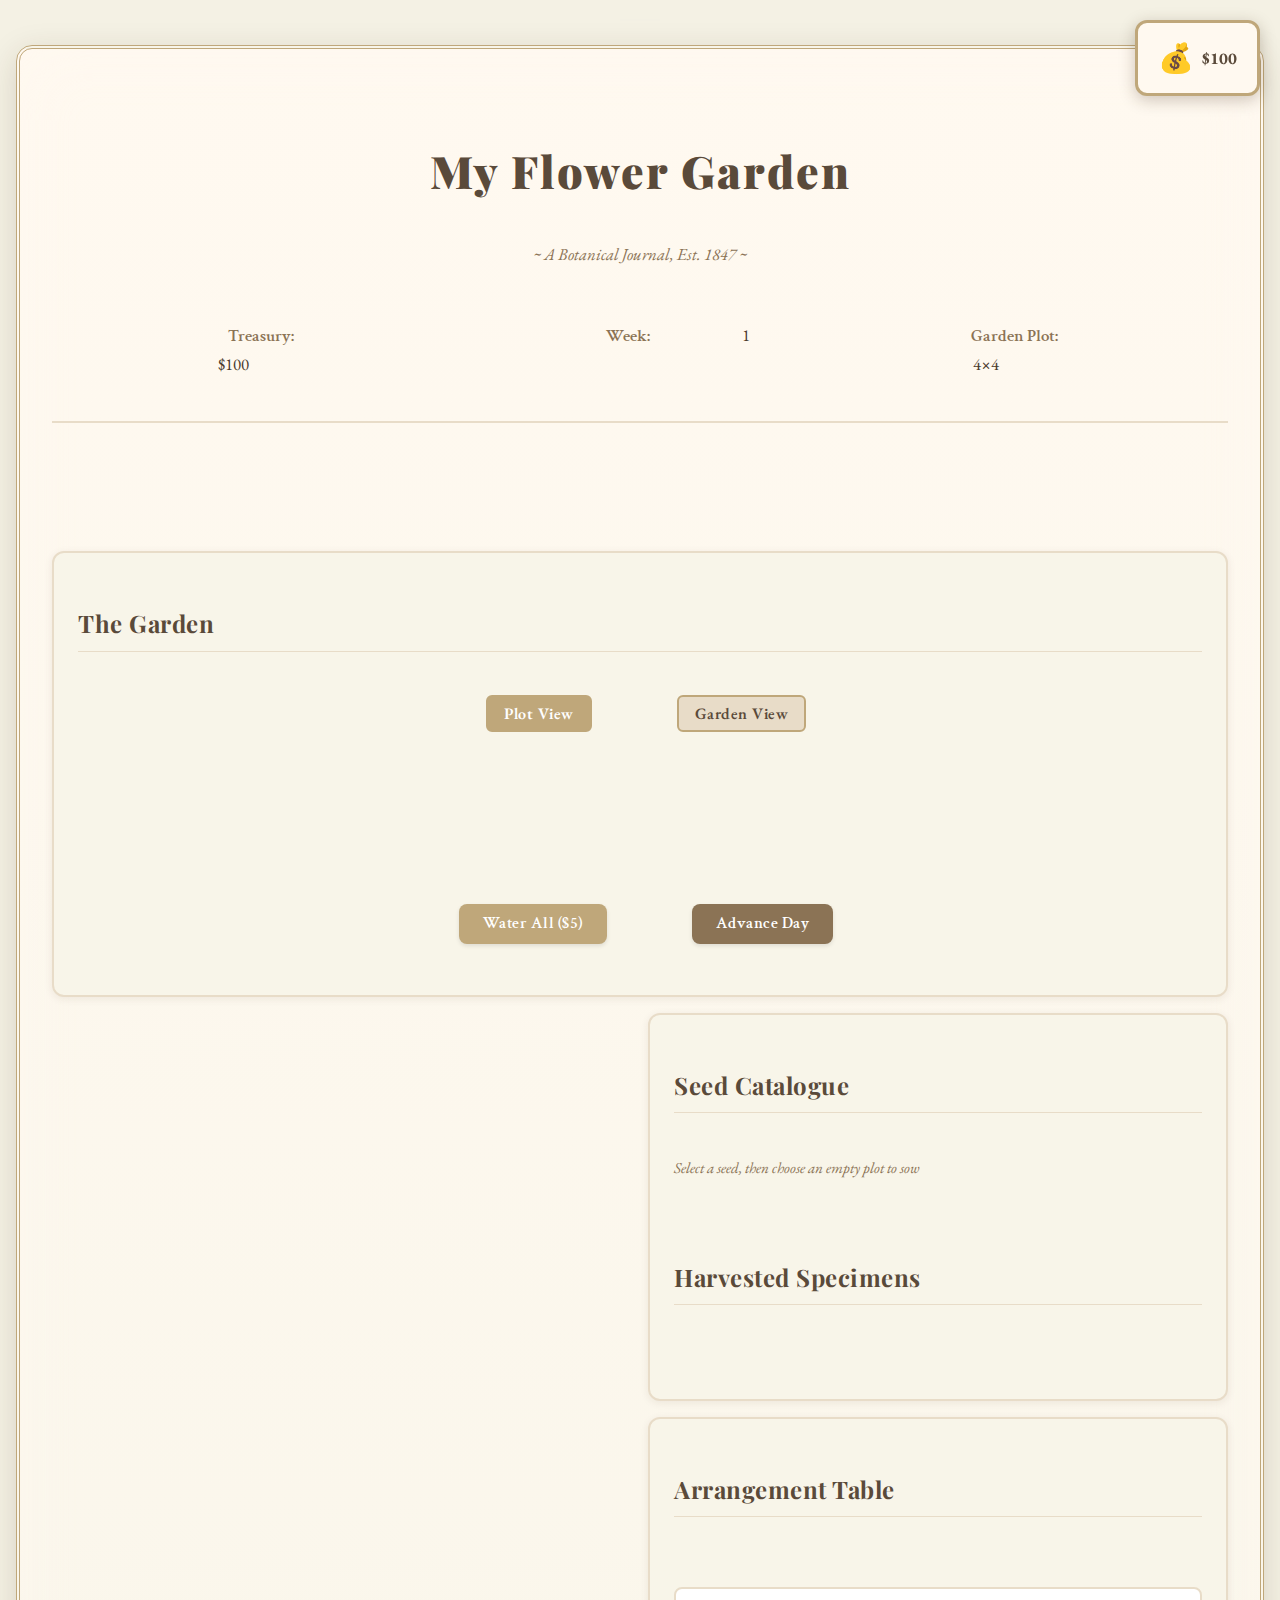
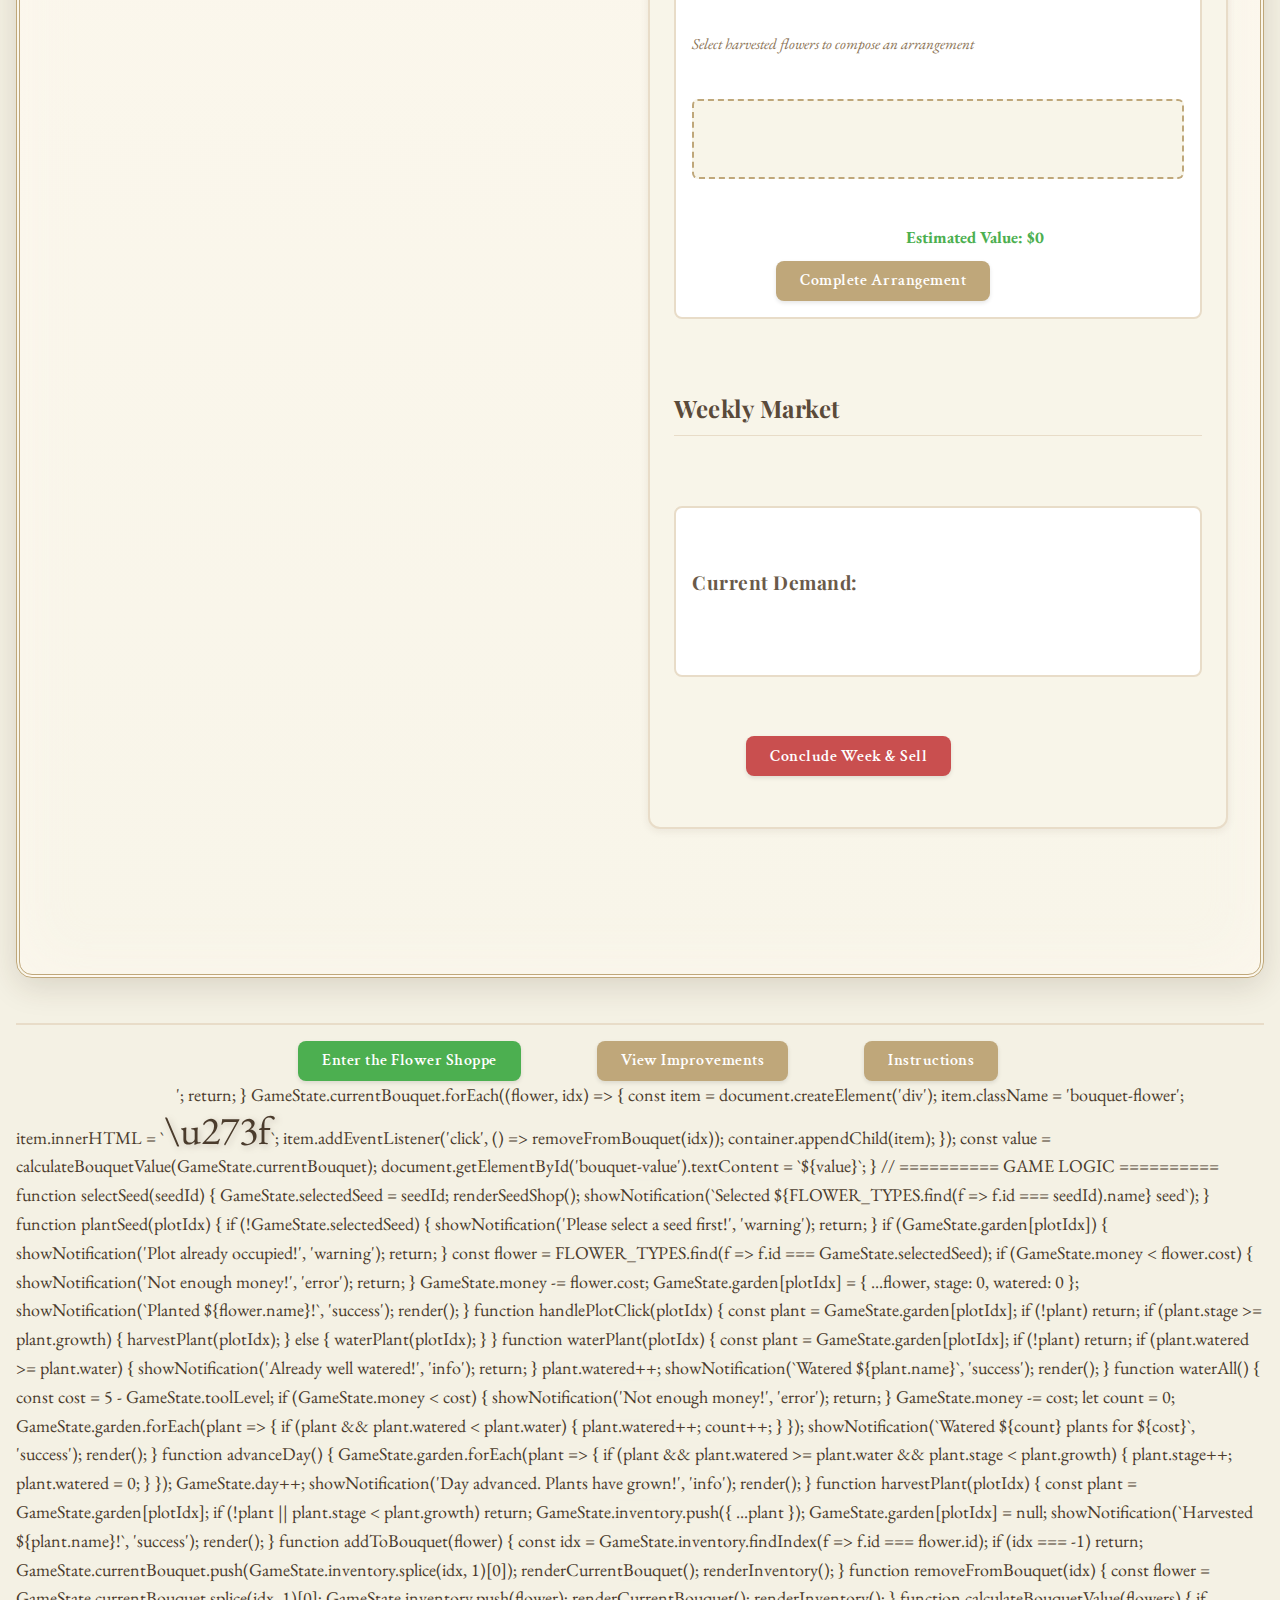
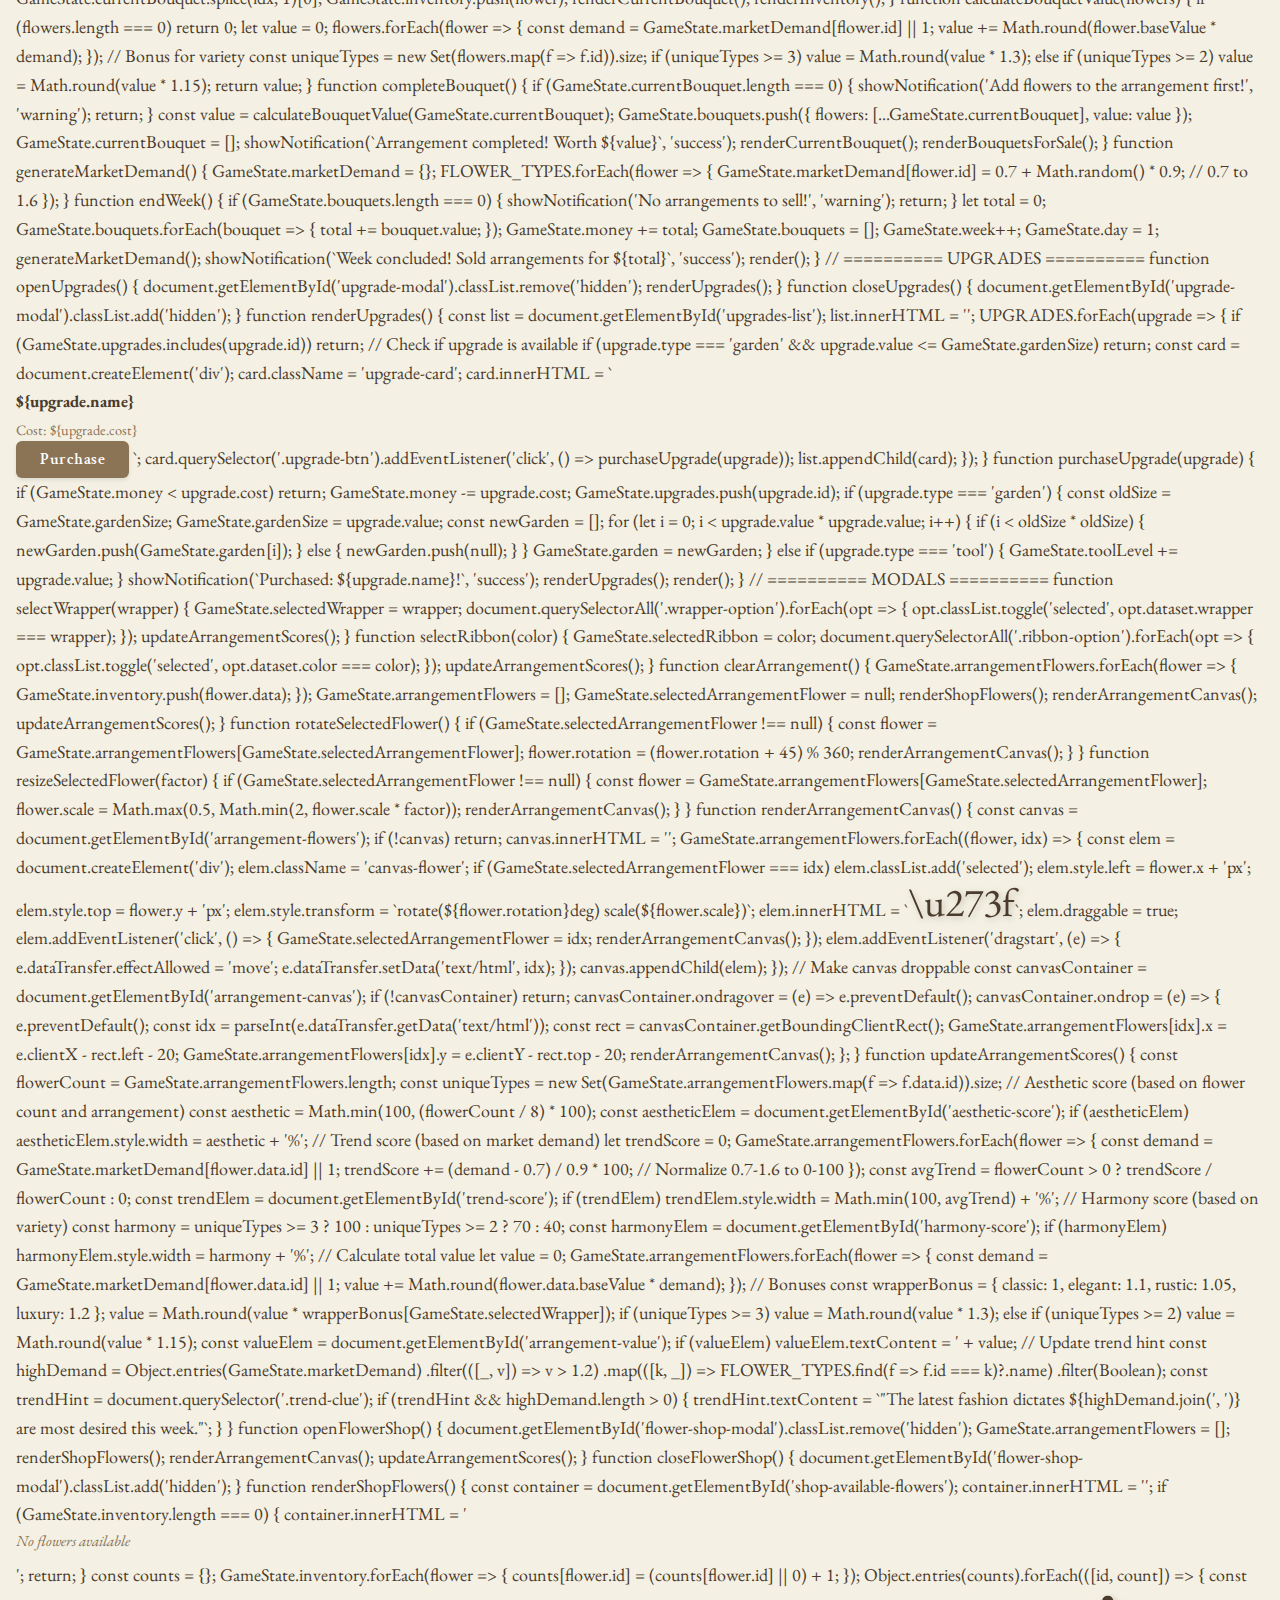
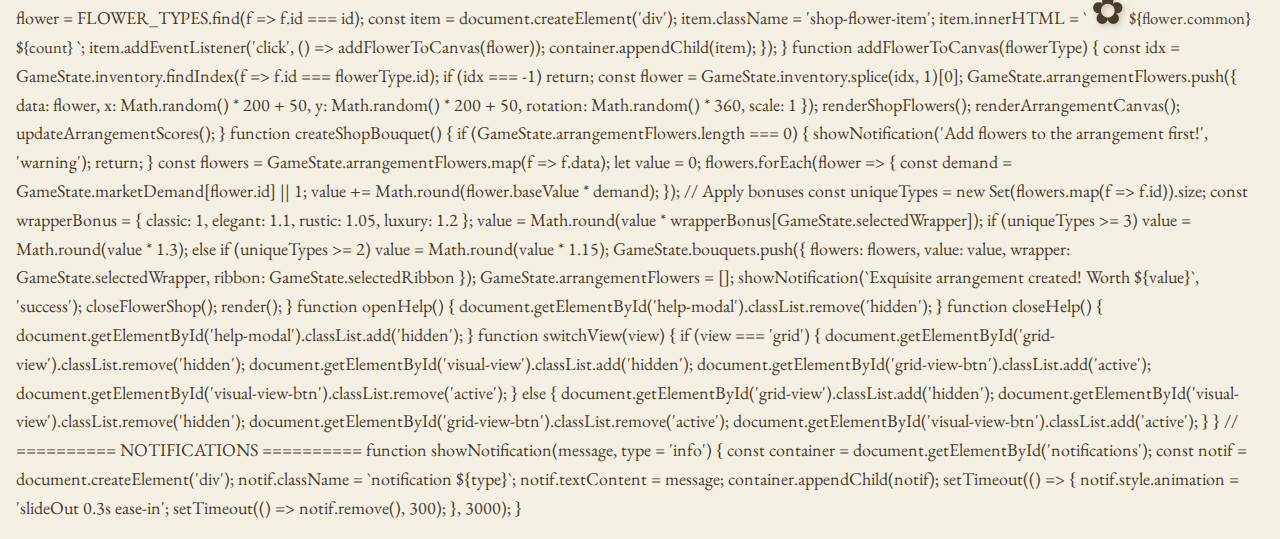
<file: FlowerGarden-Standalone-New.html>
﻿<!DOCTYPE html>
<html lang="en">
<head>
    <meta charset="UTF-8">
    <meta name="viewport" content="width=device-width, initial-scale=1.0">
    <title>My Flower Garden — A Botanical Journal</title>
    <style>
/* styles.css - Victorian botanical journal theme */
@import url('https://fonts.googleapis.com/css2?family=EB+Garamond:ital,wght@0,400;0,500;0,600;0,700;1,400;1,500&family=Playfair+Display:ital,wght@0,400;0,700;0,900;1,400&family=Crimson+Text:ital,wght@0,400;0,600;1,400&display=swap');

* { box-sizing: border-box; margin: 0; padding: 0; }

body {
  background: linear-gradient(135deg, #f4f1e4 0%, #e8dcc8 100%);
  font-family: 'EB Garamond', 'Crimson Text', serif;
  color: #4a3b2c;
  min-height: 100vh;
  padding: 1rem;
  font-size: 18px;
  line-height: 1.6;
}

.game-container {
  max-width: 1400px;
  margin: 0 auto;
  background: #fff9f0;
  border: 3px solid #bfa77a;
  border-radius: 16px;
  box-shadow: 0 8px 32px rgba(60,40,20,0.15);
  padding: 2rem;
}

header {
  text-align: center;
  margin-bottom: 2rem;
  border-bottom: 2px solid #e8dcc8;
  padding-bottom: 1rem;
}

header h1 {
  font-family: 'Playfair Display', serif;
  font-size: 2.8rem;
  letter-spacing: 2px;
  color: #5a4a3a;
  margin-bottom: 0.5rem;
}

.stats-bar {
  display: flex;
  justify-content: center;
  gap: 3rem;
  margin-top: 1rem;
}

.stat {
  font-size: 1.1rem;
}

.stat-label {
  font-weight: bold;
  color: #8b7355;
  margin-right: 0.5rem;
}

.game-panels {
  display: grid;
  grid-template-columns: 1fr 1fr;
  gap: 1rem;
  margin-bottom: 1rem;
}

.garden-panel {
  grid-column: 1 / -1;
  width: 100%;
}

.panel {
  background: #f8f5e9;
  border: 2px solid #e8dcc8;
  border-radius: 12px;
  padding: 1.5rem;
  box-shadow: 0 2px 8px rgba(60,40,20,0.08);
}

.panel h2 {
  font-family: 'Playfair Display', serif;
  color: #5a4a3a;
  margin-bottom: 1rem;
  border-bottom: 1px solid #e8dcc8;
  padding-bottom: 0.5rem;
  font-size: 1.5rem;
}

.panel h3 {
  color: #6a5a4a;
  margin: 1rem 0 0.5rem 0;
  font-size: 1.2rem;
}

.hint {
  font-style: italic;
  color: #8b7355;
  font-size: 0.95rem;
  margin-bottom: 0.5rem;
}

/* Garden Grid */
.garden-view-toggle {
  display: flex;
  gap: 0.5rem;
  margin-bottom: 1rem;
  justify-content: center;
}

.view-btn {
  background: #e8dcc8;
  color: #5a4a3a;
  border: 2px solid #bfa77a;
  border-radius: 6px;
  padding: 0.4rem 1rem;
  cursor: pointer;
  font-family: 'EB Garamond', serif;
  font-size: 1rem;
  transition: all 0.2s;
}

.view-btn.active {
  background: #bfa77a;
  color: white;
}

.garden-grid {
  display: grid;
  grid-template-columns: repeat(4, 80px);
  grid-gap: 12px;
  margin: 1rem auto;
  justify-content: center;
  width: 100%;
  max-width: 100%;
}

.plot {
  width: 80px;
  height: 80px;
  background: #f4e9d8;
  border: 2px solid #bfa77a;
  border-radius: 8px;
  display: flex;
  align-items: center;
  justify-content: center;
  cursor: pointer;
  font-size: 2.5rem;
  transition: all 0.2s;
  position: relative;
}

.plant-emoji {
  font-size: 2.5rem;
  display: inline-block;
  transition: all 0.2s;
}

.plot:hover {
  background: #ebe0cf;
  transform: scale(1.05);
}

.plot.ready {
  background: #d4f4dd;
  box-shadow: 0 0 8px rgba(76,175,80,0.3);
  animation: pulse 2s ease-in-out infinite;
}

@keyframes pulse {
  0%, 100% { transform: scale(1); }
  50% { transform: scale(1.05); }
}

.garden-actions {
  display: flex;
  gap: 0.5rem;
  justify-content: center;
  margin-top: 1rem;
}

/* Seed Shop */
.seed-shop {
  display: grid;
  grid-template-columns: repeat(2, 1fr);
  gap: 0.5rem;
  margin-bottom: 1rem;
}

.seed-card {
  background: white;
  border: 2px solid #e8dcc8;
  border-radius: 8px;
  padding: 0.8rem;
  cursor: pointer;
  transition: all 0.2s;
  text-align: center;
}

.seed-card:hover {
  background: #f4f1e4;
  border-color: #bfa77a;
  transform: translateY(-2px);
}

.seed-card.selected {
  background: #e8f5e9;
  border-color: #4caf50;
  border-width: 3px;
}

.seed-emoji {
  font-size: 2rem;
  margin-bottom: 0.3rem;
}

.seed-name {
  font-weight: bold;
  color: #5a4a3a;
  margin-bottom: 0.2rem;
}

.seed-cost {
  color: #8b7355;
  font-weight: bold;
}

.seed-info {
  font-size: 0.85rem;
  color: #999;
}

/* Inventory */
.inventory {
  display: flex;
  flex-direction: column;
  gap: 0.3rem;
  max-height: 200px;
  overflow-y: auto;
}

.inventory-item {
  background: white;
  border: 1px solid #e8dcc8;
  border-radius: 6px;
  padding: 0.5rem;
  display: flex;
  align-items: center;
  gap: 0.5rem;
  cursor: pointer;
  transition: all 0.2s;
}

.inventory-item:hover {
  background: #f4f1e4;
  transform: translateX(4px);
}

.inv-emoji {
  font-size: 1.5rem;
}

.inv-name {
  flex: 1;
  font-weight: bold;
}

.inv-count {
  color: #8b7355;
}

/* Bouquet Builder */
.bouquet-builder {
  background: white;
  border: 2px solid #e8dcc8;
  border-radius: 8px;
  padding: 1rem;
  margin-bottom: 1rem;
}

.current-bouquet {
  min-height: 80px;
  background: #f8f5e9;
  border: 2px dashed #bfa77a;
  border-radius: 6px;
  padding: 0.5rem;
  display: flex;
  gap: 0.5rem;
  flex-wrap: wrap;
  margin: 0.5rem 0;
}

.bouquet-flower {
  font-size: 2rem;
  cursor: pointer;
  padding: 0.3rem;
  border-radius: 4px;
  transition: all 0.2s;
}

.bouquet-flower:hover {
  background: #ffe0e0;
  transform: rotate(-10deg);
}

.bouquet-value {
  text-align: right;
  font-weight: bold;
  color: #4caf50;
  margin: 0.5rem 0;
  font-size: 1.2rem;
}

/* Market */
.market-demand {
  background: white;
  border: 2px solid #e8dcc8;
  border-radius: 8px;
  padding: 1rem;
  margin-bottom: 1rem;
}

.demand-item {
  display: flex;
  justify-content: space-between;
  padding: 0.3rem 0;
  border-bottom: 1px solid #f0f0f0;
}

.demand-value {
  font-weight: bold;
}

.bouquets-for-sale {
  display: flex;
  flex-direction: column;
  gap: 0.5rem;
  margin-bottom: 1rem;
  max-height: 150px;
  overflow-y: auto;
}

.bouquet-card {
  background: white;
  border: 2px solid #e8dcc8;
  border-radius: 8px;
  padding: 0.8rem;
  display: flex;
  justify-content: space-between;
  align-items: center;
}

.bouquet-flowers {
  font-size: 1.5rem;
}

/* Action Buttons */
.action-btn {
  background: #bfa77a;
  color: white;
  border: none;
  border-radius: 8px;
  padding: 0.6rem 1.5rem;
  font-size: 1rem;
  font-family: 'EB Garamond', serif;
  cursor: pointer;
  transition: all 0.2s;
  box-shadow: 0 2px 4px rgba(0,0,0,0.1);
}

.action-btn:hover:not(:disabled) {
  background: #a68a5b;
  transform: translateY(-2px);
  box-shadow: 0 4px 8px rgba(0,0,0,0.15);
}

.action-btn.primary {
  background: #8b7355;
}

.action-btn.warning {
  background: #c94f4f;
}

.action-btn:disabled {
  background: #ccc;
  cursor: not-allowed;
  opacity: 0.6;
}

/* Footer */
footer {
  display: flex;
  justify-content: center;
  gap: 1rem;
  margin-top: 1rem;
  padding-top: 1rem;
  border-top: 2px solid #e8dcc8;
}

.shop-btn {
  background: #4caf50;
}

.shop-btn:hover {
  background: #3d8b40;
}

/* Modals */
.modal {
  position: fixed;
  top: 0;
  left: 0;
  width: 100%;
  height: 100%;
  background: rgba(0,0,0,0.7);
  display: flex;
  align-items: center;
  justify-content: center;
  z-index: 1000;
}

.modal-content {
  background: #fff9f0;
  border: 3px solid #bfa77a;
  border-radius: 16px;
  padding: 2rem;
  max-width: 800px;
  max-height: 80vh;
  overflow-y: auto;
  box-shadow: 0 8px 32px rgba(0,0,0,0.3);
}

.flower-shop-modal {
  max-width: 1200px;
}

.modal h2 {
  font-family: 'Playfair Display', serif;
  color: #5a4a3a;
  margin-bottom: 1.5rem;
  text-align: center;
}

.help-content {
  line-height: 1.8;
}

.help-content h3 {
  color: #5a4a3a;
  margin-top: 1.5rem;
  margin-bottom: 0.5rem;
}

/* Upgrades */
.upgrades-list {
  display: grid;
  gap: 1rem;
  margin-bottom: 1rem;
}

.upgrade-card {
  background: white;
  border: 2px solid #e8dcc8;
  border-radius: 8px;
  padding: 1rem;
  display: flex;
  justify-content: space-between;
  align-items: center;
}

.upgrade-name {
  font-weight: bold;
  color: #5a4a3a;
}

.upgrade-cost {
  color: #8b7355;
}

/* Shop Layout */
.shop-layout {
  display: grid;
  grid-template-columns: 1fr 2fr 1fr;
  gap: 1.5rem;
}

.shop-available-flowers {
  display: grid;
  grid-template-columns: repeat(3, 1fr);
  gap: 0.5rem;
}

.shop-flower-item {
  font-size: 2rem;
  background: white;
  border: 2px solid #e8dcc8;
  border-radius: 8px;
  padding: 0.5rem;
  text-align: center;
  cursor: pointer;
}

/* Notifications */
.notifications {
  position: fixed;
  top: 1rem;
  right: 1rem;
  z-index: 2000;
  display: flex;
  flex-direction: column;
  gap: 0.5rem;
}

.notification {
  background: white;
  border: 2px solid #e8dcc8;
  border-radius: 8px;
  padding: 1rem 1.5rem;
  box-shadow: 0 4px 12px rgba(0,0,0,0.2);
  animation: slideIn 0.3s ease-out;
  min-width: 250px;
}

.notification.success {
  border-color: #4caf50;
  background: #e8f5e9;
}

.notification.error {
  border-color: #c94f4f;
  background: #ffebee;
}

.notification.warning {
  border-color: #ff9800;
  background: #fff3e0;
}

@keyframes slideIn {
  from {
    transform: translateX(400px);
    opacity: 0;
  }
  to {
    transform: translateX(0);
    opacity: 1;
  }
}

@keyframes slideOut {
  from {
    transform: translateX(0);
    opacity: 1;
  }
  to {
    transform: translateX(400px);
    opacity: 0;
  }
}

.hidden {
  display: none !important;
}

/* Visual Garden View */
.visual-garden {
  position: relative;
  width: 100%;
  height: 500px;
  background: linear-gradient(to bottom, #f4f1e4 0%, #e8dcc8 100%);
  border: 3px solid #8b7355;
  border-radius: 8px;
  overflow: hidden;
  box-shadow: inset 0 0 20px rgba(139,115,85,0.1);
}

.visual-garden::before {
  content: '';
  position: absolute;
  top: 0;
  left: 0;
  right: 0;
  bottom: 0;
  background-image: 
    repeating-linear-gradient(0deg, transparent, transparent 2px, rgba(139,115,85,0.03) 2px, rgba(139,115,85,0.03) 4px),
    repeating-linear-gradient(90deg, transparent, transparent 2px, rgba(139,115,85,0.03) 2px, rgba(139,115,85,0.03) 4px);
  pointer-events: none;
}

.garden-sky {
  position: absolute;
  top: 0;
  left: 0;
  right: 0;
  height: 15%;
  background: linear-gradient(to bottom, rgba(244,241,228,0.5), transparent);
}

.sun {
  position: absolute;
  top: 10px;
  right: 30px;
  width: 40px;
  height: 40px;
  border: 2px solid #8b7355;
  border-radius: 50%;
  background: transparent;
  opacity: 0.3;
}

.sun::before {
  content: '';
  position: absolute;
  top: 50%;
  left: 50%;
  transform: translate(-50%, -50%);
  width: 80px;
  height: 80px;
  border-radius: 50%;
  border: 1px dashed #8b7355;
  opacity: 0.2;
}

.cloud {
  position: absolute;
  border: 1px solid #8b7355;
  border-radius: 20px;
  opacity: 0.2;
  background: transparent;
  animation: float 20s ease-in-out infinite;
}

.cloud-1 {
  width: 60px;
  height: 20px;
  top: 20px;
  left: 15%;
}

.cloud-2 {
  width: 70px;
  height: 22px;
  top: 30px;
  left: 70%;
  animation-delay: -10s;
}

@keyframes float {
  0%, 100% { transform: translateX(0); }
  50% { transform: translateX(30px); }
}

.garden-scene {
  position: absolute;
  bottom: 0;
  left: 10%;
  right: 10%;
  top: 15%;
}

.soil-row {
  position: relative;
}

.soil-row::before {
  content: '';
  position: absolute;
  top: 0;
  left: 0;
  right: 0;
  bottom: 0;
  background-image: repeating-linear-gradient(90deg, transparent, transparent 20px, rgba(139,115,85,0.1) 20px, rgba(139,115,85,0.1) 21px);
  pointer-events: none;
}

.garden-ground {
  display: none;
}

.fence {
  display: none;
}

.path {
  display: none;
}

.visual-plants {
  position: relative;
  width: 100%;
  height: 100%;
}

.visual-plant {
  position: absolute;
  font-size: 2.5rem;
  cursor: pointer;
  transition: all 0.3s;
  filter: sepia(0.15) contrast(1.05);
  text-shadow: 1px 1px 2px rgba(90,74,58,0.2);
  transform: translateX(-50%);
}

.visual-plant:hover {
  transform: translateX(-50%) scale(1.15) translateY(-3px);
  filter: sepia(0.1) contrast(1.1);
}

.garden-decorations {
  position: absolute;
  top: 0;
  left: 0;
  right: 0;
  bottom: 0;
  pointer-events: none;
}

.butterfly, .bee {
  position: absolute;
  font-size: 1.2rem;
  opacity: 0.4;
  filter: sepia(0.3);
  animation: fly 15s ease-in-out infinite;
}

.butterfly-1 {
  top: 15%;
  left: 20%;
}

.butterfly-2 {
  top: 25%;
  right: 25%;
  animation-delay: -7s;
}

.bee {
  top: 20%;
  left: 60%;
  animation-delay: -3s;
}

@keyframes fly {
  0%, 100% { transform: translate(0, 0); }
  25% { transform: translate(30px, -15px); }
  50% { transform: translate(60px, 10px); }
  75% { transform: translate(20px, -5px); }
}

/* Arrangement Canvas */
.arrangement-area {
  padding: 1rem;
}

.arrangement-header {
  display: flex;
  justify-content: space-between;
  align-items: center;
  margin-bottom: 1rem;
  padding-bottom: 0.5rem;
  border-bottom: 2px solid #e8dcc8;
}

.arrangement-tools {
  display: flex;
  gap: 0.5rem;
}

.tool-btn {
  width: 32px;
  height: 32px;
  border: 2px solid #bfa77a;
  background: white;
  border-radius: 4px;
  cursor: pointer;
  font-size: 1rem;
  transition: all 0.2s;
}

.tool-btn:hover {
  background: #f4f1e4;
  transform: scale(1.1);
}

.arrangement-canvas {
  position: relative;
  width: 400px;
  height: 400px;
  background: white;
  border: 3px solid #bfa77a;
  border-radius: 12px;
  margin: 0 auto 1rem;
  overflow: hidden;
}

.canvas-background {
  position: absolute;
  top: 0;
  left: 0;
  right: 0;
  bottom: 0;
  background: radial-gradient(circle at center, #fff9f0, #f4f1e4);
  opacity: 0.6;
}

.arrangement-flowers {
  position: relative;
  width: 100%;
  height: 100%;
  z-index: 1;
}

.canvas-flower {
  position: absolute;
  font-size: 3rem;
  cursor: move;
  transition: opacity 0.2s;
  user-select: none;
}

.canvas-flower.selected {
  filter: drop-shadow(0 0 8px #4caf50);
}

.canvas-flower:hover {
  opacity: 0.8;
}

.vase {
  position: absolute;
  bottom: 20px;
  left: 50%;
  transform: translateX(-50%);
  width: 100px;
  height: 120px;
  background: linear-gradient(to bottom, #8B7355 0%, #6B5345 100%);
  border-radius: 0 0 40px 40px;
  z-index: 0;
  opacity: 0.3;
}

.arrangement-score {
  margin-top: 1rem;
}

.score-item {
  margin-bottom: 0.8rem;
}

.score-item span:first-child {
  display: inline-block;
  width: 120px;
  font-weight: bold;
  color: #5a4a3a;
}

.score-bar {
  display: inline-block;
  width: 200px;
  height: 20px;
  background: #e8dcc8;
  border-radius: 10px;
  overflow: hidden;
  vertical-align: middle;
}

.score-fill {
  height: 100%;
  transition: width 0.3s;
}

.score-fill.aesthetic {
  background: linear-gradient(90deg, #ff6b9d, #c44569);
}

.score-fill.trend {
  background: linear-gradient(90deg, #4facfe, #00f2fe);
}

.score-fill.harmony {
  background: linear-gradient(90deg, #43e97b, #38f9d7);
}

.total-value {
  margin-top: 1rem;
  padding-top: 1rem;
  border-top: 2px solid #e8dcc8;
  font-size: 1.3rem;
  font-weight: bold;
  text-align: center;
  color: #4caf50;
}

/* Wrapper and Ribbon Selection */
.wrapper-selection, .ribbon-selection {
  margin: 1rem 0;
}

.wrapper-options {
  display: grid;
  grid-template-columns: repeat(2, 1fr);
  gap: 0.5rem;
  margin-top: 0.5rem;
}

.wrapper-option {
  display: flex;
  flex-direction: column;
  align-items: center;
  padding: 0.8rem;
  border: 2px solid #e8dcc8;
  border-radius: 8px;
  cursor: pointer;
  transition: all 0.2s;
  background: white;
}

.wrapper-option:hover {
  background: #f4f1e4;
}

.wrapper-option.selected {
  border-color: #4caf50;
  background: #e8f5e9;
}

.wrapper-preview {
  width: 40px;
  height: 40px;
  border-radius: 4px;
  margin-bottom: 0.3rem;
}

.classic-wrap {
  background: linear-gradient(135deg, #f4f1e4, #e8dcc8);
}

.elegant-wrap {
  background: linear-gradient(135deg, #fff, #f0f0f0);
}

.rustic-wrap {
  background: linear-gradient(135deg, #d2b48c, #8b7355);
}

.luxury-wrap {
  background: linear-gradient(135deg, #ffd700, #ffed4e);
}

.ribbon-options {
  display: flex;
  gap: 0.5rem;
  margin-top: 0.5rem;
}

.ribbon-option {
  width: 40px;
  height: 40px;
  border-radius: 50%;
  cursor: pointer;
  transition: all 0.2s;
  border: 3px solid transparent;
}

.ribbon-option:hover {
  transform: scale(1.1);
}

.ribbon-option.selected {
  border-color: #4caf50;
  box-shadow: 0 0 8px rgba(76, 175, 80, 0.5);
}

.shop-flower-item .count {
  position: absolute;
  top: -5px;
  right: -5px;
  background: #4caf50;
  color: white;
  border-radius: 50%;
  width: 20px;
  height: 20px;
  display: flex;
  align-items: center;
  justify-content: center;
  font-size: 0.8rem;
  font-weight: bold;
}

.shop-flower-item {
  position: relative;
}
/* ===== BOTANICAL NOTEBOOK ADDITIONS ===== */

/* Always-visible money counter */
.money-corner {
  position: fixed;
  top: 20px;
  right: 20px;
  background: #fff9f0;
  border: 3px solid #bfa77a;
  border-radius: 12px;
  padding: 12px 20px;
  box-shadow: 0 4px 16px rgba(60,40,20,0.25);
  z-index: 1000;
  font-family: 'EB Garamond', serif;
  font-size: 1.5rem;
  font-weight: bold;
  color: #5a4a3a;
  display: flex;
  align-items: center;
  gap: 8px;
}

.money-icon {
  font-size: 1.8rem;
}

/* Enhanced botanical notebook background */
body {
  background: #f4f1e4 url('data:image/svg+xml;utf8,<svg xmlns="http://www.w3.org/2000/svg" viewBox="0 0 100 100"><rect fill="%23f4f1e4" width="100" height="100"/><line x1="0" y1="50" x2="100" y2="50" stroke="%23e8dcc8" stroke-width="0.5" opacity="0.3"/><line x1="0" y1="25" x2="100" y2="25" stroke="%23e8dcc8" stroke-width="0.3" opacity="0.2"/><line x1="0" y1="75" x2="100" y2="75" stroke="%23e8dcc8" stroke-width="0.3" opacity="0.2"/></svg>');
  background-size: 100% 40px;
}

.game-container {
  position: relative;
  background: linear-gradient(to bottom, #fff9f0 0%, #f8f5e9 100%);
  border: 4px double #bfa77a;
  box-shadow: 
    0 8px 32px rgba(60,40,20,0.15),
    inset 0 0 60px rgba(255,249,240,0.6);
}

/* Flower visuals using color-coded symbols */
.flower-visual {
  display: inline-block;
  font-size: 2.5rem;
  line-height: 1;
  filter: drop-shadow(2px 2px 3px rgba(90,74,58,0.3));
  transition: all 0.3s ease;
}

/* Color mapping for different flowers */
.flower-visual[data-color="red"] { color: #c41e3a; }
.flower-visual[data-color="pink"] { color: #ff69b4; }
.flower-visual[data-color="purple"] { color: #9370db; }
.flower-visual[data-color="blue"] { color: #4169e1; }
.flower-visual[data-color="yellow"] { color: #ffd700; }
.flower-visual[data-color="orange"] { color: #ff8c00; }
.flower-visual[data-color="white"] { color: #f8f8f8; text-shadow: 0 0 2px #888; }
.flower-visual[data-color="green"] { color: #228b22; }
.flower-visual[data-color="jade"] { color: #00a86b; }
.flower-visual[data-color="brown"] { color: #8b4513; }
.flower-visual[data-color="black"] { color: #2f2f2f; }
.flower-visual[data-color="peach"] { color: #ffdab9; }

.sprout-visual {
  color: #8fbc8f;
  font-size: 1.5rem;
}

/* Compact Flower Shop Modal */
.flower-shop-modal-compact {
  width: 95%;
  max-width: 1200px;
  max-height: 90vh;
  overflow-y: auto;
  background: #fff9f0;
  border: 3px solid #bfa77a;
  padding: 1.5rem;
}

.flower-shop-modal-compact .close {
  position: absolute;
  top: 10px;
  right: 20px;
  font-size: 2rem;
  cursor: pointer;
  color: #5a4a3a;
}

.shop-compact-grid {
  display: grid;
  grid-template-columns: 250px 1fr;
  grid-template-rows: auto auto;
  gap: 1rem;
  margin-top: 1rem;
}

.shop-section {
  background: #f8f5e9;
  border: 2px solid #e8dcc8;
  border-radius: 8px;
  padding: 1rem;
}

.shop-section h3 {
  font-family: 'Playfair Display', serif;
  color: #5a4a3a;
  font-size: 1.2rem;
  margin-bottom: 0.75rem;
  border-bottom: 1px solid #e8dcc8;
  padding-bottom: 0.5rem;
}

/* Flowers section - left column, spans 2 rows */
.flowers-section {
  grid-column: 1;
  grid-row: 1 / 3;
}

.shop-flower-scroll {
  max-height: 500px;
  overflow-y: auto;
  padding-right: 0.5rem;
}

.shop-flower-scroll::-webkit-scrollbar {
  width: 8px;
}

.shop-flower-scroll::-webkit-scrollbar-track {
  background: #f4f1e4;
  border-radius: 4px;
}

.shop-flower-scroll::-webkit-scrollbar-thumb {
  background: #bfa77a;
  border-radius: 4px;
}

.shop-flower-item {
  display: flex;
  align-items: center;
  gap: 0.5rem;
  padding: 0.5rem;
  background: #fff;
  border: 1px solid #e8dcc8;
  border-radius: 6px;
  margin-bottom: 0.5rem;
  cursor: pointer;
  transition: all 0.2s ease;
}

.shop-flower-item:hover {
  background: #f4f1e4;
  border-color: #bfa77a;
  transform: translateX(4px);
}

.shop-flower-item .flower-visual {
  font-size: 1.8rem;
}

.shop-flower-item .flower-label {
  flex: 1;
  font-size: 0.9rem;
  color: #4a3b2c;
}

.shop-flower-item .count {
  background: #bfa77a;
  color: #fff;
  padding: 2px 8px;
  border-radius: 12px;
  font-size: 0.85rem;
  font-weight: bold;
}

/* Canvas section - top right */
.canvas-section {
  grid-column: 2;
  grid-row: 1;
}

.arrangement-canvas-compact {
  width: 100%;
  height: 300px;
  background: #fefdfb;
  border: 2px dashed #bfa77a;
  border-radius: 8px;
  position: relative;
  overflow: hidden;
}

.arrangement-tools-inline {
  display: flex;
  gap: 0.5rem;
  margin-top: 0.75rem;
  justify-content: center;
}

.arrangement-tools-inline button {
  padding: 0.5rem 1rem;
  background: #e8dcc8;
  border: 1px solid #bfa77a;
  border-radius: 6px;
  cursor: pointer;
  font-family: 'EB Garamond', serif;
  font-size: 1rem;
  color: #4a3b2c;
  transition: all 0.2s ease;
}

.arrangement-tools-inline button:hover {
  background: #bfa77a;
  color: #fff;
}

/* Scores section - bottom left of right column */
.scores-section {
  grid-column: 2;
  grid-row: 2;
  display: flex;
  flex-direction: column;
  gap: 0.5rem;
}

.score-row {
  display: flex;
  align-items: center;
  gap: 0.75rem;
}

.score-label {
  min-width: 80px;
  font-weight: bold;
  color: #6a5a4a;
  font-size: 0.95rem;
}

.score-bar-compact {
  flex: 1;
  height: 18px;
  background: #f4f1e4;
  border: 1px solid #e8dcc8;
  border-radius: 9px;
  overflow: hidden;
}

.total-value-row {
  margin-top: 0.5rem;
  padding-top: 0.5rem;
  border-top: 2px solid #e8dcc8;
  font-size: 1.3rem;
  color: #5a4a3a;
  text-align: right;
}

/* Presentation section - overlays at bottom */
.presentation-section {
  grid-column: 1 / -1;
  grid-row: 3;
  display: grid;
  grid-template-columns: 1fr 1fr auto;
  gap: 1rem;
  align-items: center;
}

.presentation-row {
  display: flex;
  align-items: center;
  gap: 0.75rem;
}

.presentation-row label {
  font-weight: bold;
  color: #6a5a4a;
  min-width: 60px;
}

.wrapper-options-inline {
  display: flex;
  gap: 0.5rem;
}

.wrapper-options-inline .wrapper-option {
  padding: 0.4rem 0.8rem;
  background: #fff;
  border: 2px solid #e8dcc8;
  border-radius: 6px;
  cursor: pointer;
  font-family: 'EB Garamond', serif;
  font-size: 0.9rem;
  color: #4a3b2c;
  transition: all 0.2s ease;
}

.wrapper-options-inline .wrapper-option:hover {
  border-color: #bfa77a;
  background: #f4f1e4;
}

.wrapper-options-inline .wrapper-option.selected {
  background: #bfa77a;
  color: #fff;
  border-color: #8b7355;
}

.ribbon-options {
  display: flex;
  gap: 0.5rem;
}

.ribbon-option {
  width: 32px;
  height: 32px;
  border: 2px solid #ddd;
  border-radius: 50%;
  cursor: pointer;
  transition: all 0.2s ease;
}

.ribbon-option:hover {
  transform: scale(1.1);
  border-color: #888;
}

.ribbon-option.selected {
  border: 3px solid #5a4a3a;
  box-shadow: 0 0 8px rgba(90,74,58,0.5);
}

.primary-button {
  padding: 0.75rem 2rem;
  background: #8b7355;
  color: #fff;
  border: none;
  border-radius: 8px;
  font-family: 'Playfair Display', serif;
  font-size: 1.1rem;
  cursor: pointer;
  transition: all 0.3s ease;
  box-shadow: 0 3px 8px rgba(60,40,20,0.2);
}

.primary-button:hover {
  background: #6a5a4a;
  transform: translateY(-2px);
  box-shadow: 0 5px 12px rgba(60,40,20,0.3);
}

/* Canvas flower positioning */
.canvas-flower {
  position: absolute;
  cursor: move;
  transition: transform 0.2s ease;
  user-select: none;
}

.canvas-flower.selected {
  filter: drop-shadow(0 0 8px rgba(139,115,85,0.8));
}

.canvas-flower .flower-visual {
  font-size: 2rem;
  pointer-events: none;
}

/* Seed card updates for botanical names */
.seed-card {
  background: #fff;
  border: 2px solid #e8dcc8;
  border-radius: 8px;
  padding: 0.75rem;
  text-align: center;
  cursor: pointer;
  transition: all 0.2s ease;
  position: relative;
}

.seed-card:hover {
  border-color: #bfa77a;
  transform: translateY(-3px);
  box-shadow: 0 4px 12px rgba(60,40,20,0.15);
}

.seed-card.selected {
  border-color: #8b7355;
  background: #f4f1e4;
  border-width: 3px;
}

.seed-card .flower-visual {
  font-size: 2.5rem;
  margin-bottom: 0.5rem;
}

.seed-card .seed-name {
  font-family: 'EB Garamond', serif;
  font-style: italic;
  font-size: 0.85rem;
  color: #6a5a4a;
  margin-bottom: 0.25rem;
  line-height: 1.2;
}

.seed-card .seed-common {
  font-weight: bold;
  color: #4a3b2c;
  font-size: 0.9rem;
  margin-bottom: 0.5rem;
}

.seed-card .seed-cost {
  background: #bfa77a;
  color: #fff;
  padding: 0.25rem 0.5rem;
  border-radius: 12px;
  font-size: 0.9rem;
  font-weight: bold;
  display: inline-block;
  margin-bottom: 0.25rem;
}

.seed-card .seed-info {
  font-size: 0.8rem;
  color: #8b7355;
  margin-top: 0.25rem;
}

/* ===== INVENTORY AND MARKET STYLING ===== */

.inventory-item {
  display: flex;
  align-items: center;
  gap: 0.75rem;
  padding: 0.75rem;
  background: #fff;
  border: 2px solid #e8dcc8;
  border-radius: 8px;
  margin-bottom: 0.5rem;
  cursor: pointer;
  transition: all 0.2s ease;
}

.inventory-item:hover {
  border-color: #bfa77a;
  background: #f4f1e4;
  transform: translateX(4px);
}

.inventory-item .flower-visual {
  font-size: 2rem;
  flex-shrink: 0;
}

.inv-name-box {
  flex: 1;
  display: flex;
  flex-direction: column;
  gap: 0.15rem;
}

.inv-scientific {
  font-size: 0.85rem;
  color: #6a5a4a;
  line-height: 1.2;
}

.inv-common {
  font-weight: bold;
  color: #4a3b2c;
  font-size: 0.95rem;
}

.inv-count {
  background: #bfa77a;
  color: #fff;
  padding: 4px 12px;
  border-radius: 16px;
  font-weight: bold;
  font-size: 0.9rem;
  flex-shrink: 0;
}

.demand-item {
  display: flex;
  align-items: center;
  gap: 0.5rem;
  padding: 0.5rem;
  background: #f8f5e9;
  border-radius: 6px;
  margin-bottom: 0.4rem;
  font-size: 0.95rem;
}

.demand-item .flower-visual {
  font-size: 1.5rem;
}

.demand-flower-name {
  flex: 1;
  color: #4a3b2c;
  font-weight: 600;
}

.demand-value {
  font-weight: bold;
  padding: 2px 8px;
  border-radius: 4px;
  background: #e8dcc8;
}

.demand-item.high-demand .demand-value {
  background: #d4f4dd;
  color: #2d7a3e;
}

.demand-item.low-demand .demand-value {
  background: #ffe0e0;
  color: #c94f4f;
}

.bouquet-flower {
  display: inline-block;
  margin: 0.25rem;
  position: relative;
  cursor: pointer;
  transition: transform 0.2s ease;
}

.bouquet-flower:hover {
  transform: scale(1.1);
}

.bouquet-flower .flower-visual {
  font-size: 2.5rem;
}

.upgrade-card {
  background: #fff;
  border: 2px solid #e8dcc8;
  border-radius: 8px;
  padding: 1rem;
  margin-bottom: 0.75rem;
  display: flex;
  justify-content: space-between;
  align-items: center;
  transition: all 0.2s ease;
}

.upgrade-card:hover {
  border-color: #bfa77a;
  box-shadow: 0 2px 8px rgba(60,40,20,0.1);
}

.upgrade-name {
  font-weight: bold;
  color: #4a3b2c;
  font-size: 1.05rem;
}

.upgrade-cost {
  color: #8b7355;
  margin-top: 0.25rem;
  font-size: 0.9rem;
}

.upgrade-btn {
  padding: 0.5rem 1.5rem;
  background: #8b7355;
  color: #fff;
  border: none;
  border-radius: 6px;
  cursor: pointer;
  font-family: 'EB Garamond', serif;
  font-size: 1rem;
  transition: all 0.2s ease;
}

.upgrade-btn:hover:not(:disabled) {
  background: #6a5a4a;
}

.upgrade-btn:disabled {
  background: #ccc;
  cursor: not-allowed;
  opacity: 0.6;
}

/* ===== VICTORIAN BOTANICAL FONT STYLING ===== */

h1, h2, h3, h4, h5, h6 {
  font-family: 'Playfair Display', 'EB Garamond', serif;
  font-weight: 700;
  letter-spacing: 0.5px;
}

h1 {
  font-weight: 900;
  letter-spacing: 3px;
}

button, .action-btn, .btn {
  font-family: 'Crimson Text', 'EB Garamond', serif;
  font-weight: 600;
  letter-spacing: 0.5px;
}

.hint, em, i {
  font-family: 'EB Garamond', serif;
  font-style: italic;
}

label, .stat-label, .seed-name, .inv-common {
  font-family: 'Crimson Text', serif;
  font-weight: 600;
}

/* Shop footer with return button */
.shop-footer {
  margin-top: 1rem;
  padding-top: 1rem;
  border-top: 2px solid #e8dcc8;
  text-align: center;
}

.return-button {
  padding: 0.75rem 2.5rem;
  background: #6a5a4a;
  color: #fff;
  border: 2px solid #5a4a3a;
  border-radius: 8px;
  font-family: 'Crimson Text', serif;
  font-size: 1.1rem;
  font-weight: 600;
  cursor: pointer;
  transition: all 0.3s ease;
  box-shadow: 0 3px 8px rgba(60,40,20,0.2);
  letter-spacing: 1px;
}

.return-button:hover {
  background: #5a4a3a;
  transform: translateY(-2px);
  box-shadow: 0 5px 12px rgba(60,40,20,0.3);
}

/* Enhanced readability for body text */
p, span, div {
  font-family: 'EB Garamond', serif;
  font-size: 1.05rem;
}

/* Close X button styling */
.close {
  font-family: 'Playfair Display', serif;
  font-weight: 700;
  font-size: 2.5rem;
  color: #6a5a4a;
  transition: all 0.2s ease;
}

.close:hover {
  color: #4a3b2c;
  transform: scale(1.1);
}

</style>
    <link rel="icon" href="data:image/svg+xml,<svg xmlns='http://www.w3.org/2000/svg' viewBox='0 0 100 100'><text y='.9em' font-size='90'>🌸</text></svg>">
</head>
<body>    <!-- Always visible money counter -->
    <div id="money-corner" class="money-corner">
        <span class="money-icon">💰</span>
        <span id="money-display">$100</span>
    </div>
        <div class="game-container">
        <header>
            <h1>My Flower Garden</h1>
            <p style="font-style: italic; color: #8b7355; margin-bottom: 10px; font-family: 'EB Garamond', serif;">~ A Botanical Journal, Est. 1847 ~</p>
            <div class="stats-bar">
                <div class="stat">
                    <span class="stat-label">Treasury:</span>
                    <span id="money">$100</span>
                </div>
                <div class="stat">
                    <span class="stat-label">Week:</span>
                    <span id="week">1</span>
                </div>
                <div class="stat">
                    <span class="stat-label">Garden Plot:</span>
                    <span id="garden-size">4×4</span>
                </div>
            </div>
        </header>

        <main>
            <div class="game-panels">
                <!-- Left Panel: Garden Grid -->
                <section class="panel garden-panel">
                    <h2>The Garden</h2>
                    <div class="garden-view-toggle">
                        <button id="grid-view-btn" class="view-btn active">Plot View</button>
                        <button id="visual-view-btn" class="view-btn">Garden View</button>
                    </div>
                    
                    <!-- Grid View -->
                    <div id="grid-view" class="garden-view">
                        <div id="garden-grid" class="garden-grid"></div>
                    </div>
                    
                    <!-- Visual Garden View -->
                    <div id="visual-view" class="garden-view hidden">
                        <div class="visual-garden">
                            <div class="garden-sky">
                                <div class="sun"></div>
                                <div class="cloud cloud-1"></div>
                                <div class="cloud cloud-2"></div>
                            </div>
                            <div class="garden-scene">
                                <div class="garden-back-row"></div>
                                <div class="garden-mid-row"></div>
                                <div class="garden-front-row"></div>
                                <div id="visual-plants" class="visual-plants"></div>
                            </div>
                            <div class="garden-ground">
                                <div class="fence"></div>
                                <div class="path"></div>
                            </div>
                            <div class="garden-decorations">
                                <div class="butterfly butterfly-1">🦋</div>
                                <div class="butterfly butterfly-2">🦋</div>
                                <div class="bee">🐝</div>
                            </div>
                        </div>
                        <div class="visual-garden-info">
                            <p class="hint">Click on plants to water or harvest them</p>
                        </div>
                    </div>
                    
                    <div class="garden-actions">
                        <button id="water-all-btn" class="action-btn">Water All ($5)</button>
                        <button id="next-day-btn" class="action-btn primary">Advance Day</button>
                    </div>
                </section>

                <!-- Center Panel: Seed Shop -->
                <section class="panel shop-panel">
                    <h2>Seed Catalogue</h2>
                    <p class="hint">Select a seed, then choose an empty plot to sow</p>
                    <div id="seed-shop" class="seed-shop"></div>
                    
                    <h2>Harvested Specimens</h2>
                    <div id="inventory" class="inventory"></div>
                </section>

                <!-- Right Panel: Bouquet & Market -->
                <section class="panel market-panel">
                    <h2>Arrangement Table</h2>
                    <div class="bouquet-section">
                        <div id="bouquet-builder" class="bouquet-builder">
                            <p class="hint">Select harvested flowers to compose an arrangement</p>
                            <div id="current-bouquet" class="current-bouquet"></div>
                            <div class="bouquet-value">
                                <span>Estimated Value: </span><span id="bouquet-value">$0</span>
                            </div>
                            <button id="create-bouquet-btn" class="action-btn">Complete Arrangement</button>
                        </div>
                    </div>

                    <h2>Weekly Market</h2>
                    <div class="market-section">
                        <div class="market-demand">
                            <h3>Current Demand:</h3>
                            <div id="market-demand"></div>
                        </div>
                        <div id="bouquets-for-sale" class="bouquets-for-sale"></div>
                        <button id="end-week-btn" class="action-btn warning">Conclude Week & Sell</button>
                    </div>
                </section>
            </div>
        </main>

        <!-- Flower Shop Modal -->
        <div id="flower-shop-modal" class="modal hidden">
            <div class="modal-content flower-shop-modal-compact">
                <span class="close" id="close-flower-shop">&times;</span>
                <h2>The Arrangement Studio</h2>
                <div class="shop-compact-grid">
                    <!-- Row 1: Flowers + Canvas -->
                    <div class="shop-section flowers-section">
                        <h3>Available Specimens</h3>
                        <div id="shop-available-flowers" class="shop-flower-scroll"></div>
                    </div>
                    
                    <div class="shop-section canvas-section">
                        <div id="arrangement-canvas" class="arrangement-canvas-compact">
                            <div id="arrangement-flowers" class="arrangement-flowers"></div>
                        </div>
                        <div class="arrangement-tools-inline">
                            <button id="rotate-flower">↻</button>
                            <button id="size-up">+</button>
                            <button id="size-down">−</button>
                            <button id="clear-arrangement">Clear</button>
                        </div>
                    </div>
                    
                    <!-- Row 2: Scores + Presentation -->
                    <div class="shop-section scores-section">
                        <div class="score-row">
                            <span class="score-label">Aesthetic:</span>
                            <div class="score-bar-compact"><div id="aesthetic-score" class="score-fill aesthetic"></div></div>
                        </div>
                        <div class="score-row">
                            <span class="score-label">Fashion:</span>
                            <div class="score-bar-compact"><div id="trend-score" class="score-fill trend"></div></div>
                        </div>
                        <div class="score-row">
                            <span class="score-label">Harmony:</span>
                            <div class="score-bar-compact"><div id="harmony-score" class="score-fill harmony"></div></div>
                        </div>
                        <div class="total-value-row">
                            <strong>Value: <span id="arrangement-value">$0</span></strong>
                        </div>
                    </div>
                    
                    <div class="shop-section presentation-section">
                        <div class="presentation-row">
                            <label>Paper:</label>
                            <div class="wrapper-options-inline">
                                <button class="wrapper-option selected" data-wrapper="classic">Classic</button>
                                <button class="wrapper-option" data-wrapper="elegant">Elegant</button>
                                <button class="wrapper-option" data-wrapper="rustic">Rustic</button>
                                <button class="wrapper-option" data-wrapper="luxury">Luxury</button>
                            </div>
                        </div>
                        <div class="presentation-row">
                            <label>Ribbon:</label>
                            <div class="ribbon-options">
                                <div class="ribbon-option selected" data-color="#8b4557" style="background: #8b4557;"></div>
                                <div class="ribbon-option" data-color="#704f38" style="background: #704f38;"></div>
                                <div class="ribbon-option" data-color="#4a5d3a" style="background: #4a5d3a;"></div>
                                <div class="ribbon-option" data-color="#b8956e" style="background: #b8956e;"></div>
                            </div>
                        </div>
                        <button id="create-shop-bouquet" class="primary-button">Complete & List</button>
                    </div>
                </div>
                <div class="shop-footer">
                    <button id="close-flower-shop-btn" class="return-button">← Return to Garden</button>
                </div>
            </div>
        </div>

        <!-- Upgrade Modal -->
            </div>
        </div>

        <!-- Upgrade Modal -->
        <div id="upgrade-modal" class="modal hidden">
            <div class="modal-content">
                <h2>🔧 Upgrades</h2>
                <div id="upgrades-list" class="upgrades-list"></div>
                <button id="close-upgrades" class="action-btn">Close</button>
            </div>
        </div>

        <!-- Footer with upgrade button -->
        <footer>
            <button id="flower-shop-btn" class="action-btn shop-btn">Enter the Flower Shoppe</button>
            <button id="upgrades-btn" class="action-btn">View Improvements</button>
            <button id="help-btn" class="action-btn">Instructions</button>
        </footer>

        <!-- Help Modal -->
        <div id="help-modal" class="modal hidden">
            <div class="modal-content">
                <h2>Instructions for the Gardener</h2>
                <div class="help-content">
                    <h3>§ Planting</h3>
                    <p>Select a seed variety from the catalogue, then choose an empty plot in your garden to sow it.</p>
                    
                    <h3>§ Cultivation</h3>
                    <p>Plants require regular watering. Click upon a plant to water it individually, or employ "Water All" for convenience. Advance time with "Advance Day".</p>
                    
                    <h3>§ Harvesting</h3>
                    <p>When a plant reaches maturity (indicated by its full bloom), click to harvest. Specimens are placed in your collection.</p>
                    
                    <h3>§ Arrangements</h3>
                    <p>Select flowers from your collection to compose bouquets. Different combinations yield different valuations.</p>
                    
                    <h3>§ The Market</h3>
                    <p>Each week brings different demands. Sell arrangements that match current fashions for premium prices. Conclude the week to sell all prepared bouquets.</p>
                    
                    <h3>§ Improvements</h3>
                    <p>Save your earnings to purchase improvements: larger gardens, exotic seeds, and superior tools.</p>
                </div>
                <button id="close-help" class="action-btn">I Understand</button>
            </div>
        </div>

        <!-- Notification area -->
        <div id="notifications" class="notifications"></div>
    </div>

    <script>
// game.js - My Flower Garden - A Botanical Journal Game

// ========== GAME DATA ==========
const FLOWER_TYPES = [
  // Common flowers (unlocked at start)
  { id: 'dandelion', name: 'Taraxacum officinale', common: 'Dandelion', cost: 2, growth: 1, water: 1, rarity: 0.5, baseValue: 3, color: 'yellow' },
  { id: 'fern', name: 'Nephrolepis exaltata', common: 'Boston Fern', cost: 5, growth: 2, water: 1, rarity: 1, baseValue: 5, color: 'green' },
  { id: 'tulip', name: 'Tulipa gesneriana', common: 'Garden Tulip', cost: 8, growth: 3, water: 2, rarity: 1, baseValue: 8, color: 'red' },
  { id: 'marigold', name: 'Tagetes erecta', common: 'African Marigold', cost: 6, growth: 2, water: 2, rarity: 1, baseValue: 6, color: 'orange' },
  { id: 'daisy', name: 'Bellis perennis', common: 'Common Daisy', cost: 6, growth: 2, water: 1, rarity: 1, baseValue: 6, color: 'white' },
  
  // Tier 1 - Low cost (locked initially)
  { id: 'pansy', name: 'Viola tricolor', common: 'Wild Pansy', cost: 9, growth: 3, water: 2, rarity: 1.2, baseValue: 9, color: 'purple', locked: true },
  { id: 'zinnia', name: 'Zinnia elegans', common: 'Youth-and-Age', cost: 11, growth: 3, water: 2, rarity: 1.3, baseValue: 10, color: 'pink', locked: true },
  { id: 'cosmos', name: 'Cosmos bipinnatus', common: 'Garden Cosmos', cost: 11, growth: 3, water: 2, rarity: 1.2, baseValue: 9, color: 'pink', locked: true },
  { id: 'snapdragon', name: 'Antirrhinum majus', common: 'Snapdragon', cost: 12, growth: 3, water: 2, rarity: 1.4, baseValue: 11, color: 'red', locked: true },
  { id: 'sunflower', name: 'Helianthus annuus', common: 'Common Sunflower', cost: 12, growth: 4, water: 2, rarity: 1.5, baseValue: 12, color: 'yellow', locked: true },
  
  // Tier 2 - Medium cost
  { id: 'rose', name: 'Rosa hybrida', common: 'Hybrid Tea Rose', cost: 23, growth: 5, water: 3, rarity: 2, baseValue: 20, color: 'red', locked: true },
  { id: 'lily', name: 'Lilium candidum', common: 'Madonna Lily', cost: 18, growth: 4, water: 2, rarity: 1.8, baseValue: 18, color: 'white', locked: true },
  { id: 'iris', name: 'Iris germanica', common: 'Bearded Iris', cost: 20, growth: 4, water: 2, rarity: 1.7, baseValue: 17, color: 'purple', locked: true },
  { id: 'carnation', name: 'Dianthus caryophyllus', common: 'Carnation', cost: 15, growth: 4, water: 2, rarity: 1.6, baseValue: 14, color: 'pink', locked: true },
  { id: 'chrysanthemum', name: 'Chrysanthemum morifolium', common: 'Florist Mum', cost: 17, growth: 4, water: 2, rarity: 1.6, baseValue: 15, color: 'yellow', locked: true },
  { id: 'dahlia', name: 'Dahlia pinnata', common: 'Garden Dahlia', cost: 21, growth: 5, water: 3, rarity: 1.9, baseValue: 19, color: 'red', locked: true },
  { id: 'peony', name: 'Paeonia lactiflora', common: 'Chinese Peony', cost: 24, growth: 5, water: 3, rarity: 2.1, baseValue: 22, color: 'pink', locked: true },
  { id: 'hydrangea', name: 'Hydrangea macrophylla', common: 'Bigleaf Hydrangea', cost: 23, growth: 5, water: 3, rarity: 2, baseValue: 21, color: 'blue', locked: true },
  
  // Tier 3 - High cost
  { id: 'orchid-phalaenopsis', name: 'Phalaenopsis amabilis', common: 'Moth Orchid', cost: 38, growth: 6, water: 3, rarity: 2.5, baseValue: 35, color: 'white', locked: true },
  { id: 'orchid-cattleya', name: 'Cattleya labiata', common: 'Corsage Orchid', cost: 42, growth: 6, water: 3, rarity: 2.6, baseValue: 38, color: 'purple', locked: true },
  { id: 'protea', name: 'Protea cynaroides', common: 'King Protea', cost: 45, growth: 7, water: 3, rarity: 2.8, baseValue: 42, color: 'pink', locked: true },
  { id: 'delphinium', name: 'Delphinium elatum', common: 'Candle Larkspur', cost: 30, growth: 5, water: 3, rarity: 2.2, baseValue: 28, color: 'blue', locked: true },
  { id: 'anemone', name: 'Anemone coronaria', common: 'Poppy Anemone', cost: 27, growth: 5, water: 2, rarity: 2, baseValue: 24, color: 'red', locked: true },
  { id: 'ranunculus', name: 'Ranunculus asiaticus', common: 'Persian Buttercup', cost: 33, growth: 5, water: 3, rarity: 2.3, baseValue: 30, color: 'pink', locked: true },
  { id: 'gardenia', name: 'Gardenia jasminoides', common: 'Cape Jasmine', cost: 36, growth: 6, water: 3, rarity: 2.4, baseValue: 32, color: 'white', locked: true },
  { id: 'camellia', name: 'Camellia japonica', common: 'Japanese Camellia', cost: 35, growth: 6, water: 3, rarity: 2.3, baseValue: 31, color: 'red', locked: true },
  
  // Tier 4 - Very high cost (exotic)
  { id: 'bird-of-paradise', name: 'Strelitzia reginae', common: 'Crane Flower', cost: 60, growth: 8, water: 4, rarity: 3, baseValue: 55, color: 'orange', locked: true },
  { id: 'calla-lily', name: 'Zantedeschia aethiopica', common: 'Calla Lily', cost: 53, growth: 7, water: 3, rarity: 2.8, baseValue: 48, color: 'white', locked: true },
  { id: 'amaryllis', name: 'Hippeastrum hybridum', common: 'Amaryllis', cost: 48, growth: 6, water: 3, rarity: 2.7, baseValue: 45, color: 'red', locked: true },
  { id: 'hellebore', name: 'Helleborus niger', common: 'Christmas Rose', cost: 57, growth: 7, water: 3, rarity: 2.9, baseValue: 52, color: 'white', locked: true },
  { id: 'passion-flower', name: 'Passiflora caerulea', common: 'Blue Passionflower', cost: 54, growth: 7, water: 4, rarity: 2.8, baseValue: 50, color: 'blue', locked: true },
  { id: 'lotus', name: 'Nelumbo nucifera', common: 'Sacred Lotus', cost: 68, growth: 8, water: 5, rarity: 3.2, baseValue: 62, color: 'pink', locked: true },
  { id: 'magnolia', name: 'Magnolia grandiflora', common: 'Southern Magnolia', cost: 63, growth: 8, water: 4, rarity: 3.1, baseValue: 58, color: 'white', locked: true },
  { id: 'wisteria', name: 'Wisteria sinensis', common: 'Chinese Wisteria', cost: 57, growth: 7, water: 3, rarity: 2.9, baseValue: 53, color: 'purple', locked: true },
  
  // Tier 5 - Premium/Rare
  { id: 'blue-poppy', name: 'Meconopsis betonicifolia', common: 'Himalayan Blue Poppy', cost: 90, growth: 9, water: 4, rarity: 3.5, baseValue: 80, color: 'blue', locked: true },
  { id: 'ghost-orchid', name: 'Dendrophylax lindenii', common: 'Ghost Orchid', cost: 113, growth: 10, water: 4, rarity: 4, baseValue: 100, color: 'white', locked: true },
  { id: 'juliet-rose', name: 'Rosa \'Sweet Juliet\'', common: 'Juliet Rose', cost: 98, growth: 9, water: 4, rarity: 3.7, baseValue: 88, color: 'peach', locked: true },
  { id: 'kadupul', name: 'Epiphyllum oxypetalum', common: 'Queen of the Night', cost: 120, growth: 10, water: 5, rarity: 4.2, baseValue: 110, color: 'white', locked: true },
  { id: 'chocolate-cosmos', name: 'Cosmos atrosanguineus', common: 'Chocolate Cosmos', cost: 83, growth: 8, water: 3, rarity: 3.3, baseValue: 75, color: 'brown', locked: true },
  { id: 'parrot-flower', name: 'Impatiens psittacina', common: 'Parrot Flower', cost: 105, growth: 9, water: 4, rarity: 3.8, baseValue: 95, color: 'red', locked: true },
  { id: 'jade-vine', name: 'Strongylodon macrobotrys', common: 'Jade Vine', cost: 102, growth: 9, water: 4, rarity: 3.7, baseValue: 92, color: 'jade', locked: true },
  { id: 'middlemist-red', name: 'Camellia \'Middlemist\'', common: 'Middlemist Red', cost: 135, growth: 11, water: 5, rarity: 4.5, baseValue: 125, color: 'pink', locked: true },
  { id: 'corpse-flower', name: 'Amorphophallus titanum', common: 'Titan Arum', cost: 128, growth: 12, water: 5, rarity: 4.3, baseValue: 115, color: 'purple', locked: true },
  { id: 'black-bat', name: 'Tacca chantrieri', common: 'Black Bat Flower', cost: 108, growth: 9, water: 4, rarity: 3.9, baseValue: 98, color: 'black', locked: true },
  { id: 'bleeding-heart', name: 'Lamprocapnos spectabilis', common: 'Bleeding Heart', cost: 42, growth: 6, water: 3, rarity: 2.5, baseValue: 38, color: 'pink', locked: true },
  { id: 'foxglove', name: 'Digitalis purpurea', common: 'Common Foxglove', cost: 29, growth: 5, water: 2, rarity: 2.1, baseValue: 26, color: 'purple', locked: true },
  { id: 'edelweiss', name: 'Leontopodium alpinum', common: 'Edelweiss', cost: 72, growth: 8, water: 3, rarity: 3.2, baseValue: 65, color: 'white', locked: true },
  { id: 'fire-lily', name: 'Gloriosa superba', common: 'Flame Lily', cost: 78, growth: 8, water: 4, rarity: 3.3, baseValue: 70, color: 'red', locked: true },
];

const UPGRADES = [
  { id: 'garden-6x6', name: 'Expand Garden to 6×6', cost: 150, type: 'garden', value: 6 },
  { id: 'garden-8x8', name: 'Expand Garden to 8×8', cost: 375, type: 'garden', value: 8 },
  { id: 'garden-10x10', name: 'Expand Garden to 10×10', cost: 750, type: 'garden', value: 10 },
  { id: 'garden-12x12', name: 'Expand Garden to 12×12', cost: 1500, type: 'garden', value: 12 },
  { id: 'garden-16x16', name: 'Expand Garden to 16×16', cost: 3750, type: 'garden', value: 16 },
  
  // Tier 1 unlocks
  { id: 'unlock-pansy', name: 'Unlock Pansy Seeds', cost: 45, type: 'seed', value: 'pansy' },
  { id: 'unlock-zinnia', name: 'Unlock Zinnia Seeds', cost: 53, type: 'seed', value: 'zinnia' },
  { id: 'unlock-cosmos', name: 'Unlock Cosmos Seeds', cost: 53, type: 'seed', value: 'cosmos' },
  { id: 'unlock-snapdragon', name: 'Unlock Snapdragon Seeds', cost: 60, type: 'seed', value: 'snapdragon' },
  { id: 'unlock-sunflower', name: 'Unlock Sunflower Seeds', cost: 68, type: 'seed', value: 'sunflower' },
  
  // Tier 2 unlocks
  { id: 'unlock-rose', name: 'Unlock Rose Seeds', cost: 120, type: 'seed', value: 'rose' },
  { id: 'unlock-lily', name: 'Unlock Lily Seeds', cost: 105, type: 'seed', value: 'lily' },
  { id: 'unlock-iris', name: 'Unlock Iris Seeds', cost: 113, type: 'seed', value: 'iris' },
  { id: 'unlock-carnation', name: 'Unlock Carnation Seeds', cost: 90, type: 'seed', value: 'carnation' },
  { id: 'unlock-chrysanthemum', name: 'Unlock Chrysanthemum Seeds', cost: 98, type: 'seed', value: 'chrysanthemum' },
  { id: 'unlock-dahlia', name: 'Unlock Dahlia Seeds', cost: 128, type: 'seed', value: 'dahlia' },
  { id: 'unlock-peony', name: 'Unlock Peony Seeds', cost: 135, type: 'seed', value: 'peony' },
  { id: 'unlock-hydrangea', name: 'Unlock Hydrangea Seeds', cost: 128, type: 'seed', value: 'hydrangea' },
  
  // Tier 3 unlocks
  { id: 'unlock-orchid-phalaenopsis', name: 'Unlock Moth Orchid Seeds', cost: 225, type: 'seed', value: 'orchid-phalaenopsis' },
  { id: 'unlock-orchid-cattleya', name: 'Unlock Corsage Orchid Seeds', cost: 240, type: 'seed', value: 'orchid-cattleya' },
  { id: 'unlock-protea', name: 'Unlock Protea Seeds', cost: 270, type: 'seed', value: 'protea' },
  { id: 'unlock-delphinium', name: 'Unlock Delphinium Seeds', cost: 180, type: 'seed', value: 'delphinium' },
  { id: 'unlock-anemone', name: 'Unlock Anemone Seeds', cost: 165, type: 'seed', value: 'anemone' },
  { id: 'unlock-ranunculus', name: 'Unlock Ranunculus Seeds', cost: 195, type: 'seed', value: 'ranunculus' },
  { id: 'unlock-gardenia', name: 'Unlock Gardenia Seeds', cost: 218, type: 'seed', value: 'gardenia' },
  { id: 'unlock-camellia', name: 'Unlock Camellia Seeds', cost: 210, type: 'seed', value: 'camellia' },
  { id: 'unlock-bleeding-heart', name: 'Unlock Bleeding Heart Seeds', cost: 248, type: 'seed', value: 'bleeding-heart' },
  { id: 'unlock-foxglove', name: 'Unlock Foxglove Seeds', cost: 173, type: 'seed', value: 'foxglove' },
  
  // Tier 4 unlocks
  { id: 'unlock-bird-of-paradise', name: 'Unlock Bird of Paradise Seeds', cost: 375, type: 'seed', value: 'bird-of-paradise' },
  { id: 'unlock-calla-lily', name: 'Unlock Calla Lily Seeds', cost: 330, type: 'seed', value: 'calla-lily' },
  { id: 'unlock-amaryllis', name: 'Unlock Amaryllis Seeds', cost: 300, type: 'seed', value: 'amaryllis' },
  { id: 'unlock-hellebore', name: 'Unlock Hellebore Seeds', cost: 360, type: 'seed', value: 'hellebore' },
  { id: 'unlock-passion-flower', name: 'Unlock Passion Flower Seeds', cost: 345, type: 'seed', value: 'passion-flower' },
  { id: 'unlock-lotus', name: 'Unlock Lotus Seeds', cost: 420, type: 'seed', value: 'lotus' },
  { id: 'unlock-magnolia', name: 'Unlock Magnolia Seeds', cost: 390, type: 'seed', value: 'magnolia' },
  { id: 'unlock-wisteria', name: 'Unlock Wisteria Seeds', cost: 360, type: 'seed', value: 'wisteria' },
  { id: 'unlock-edelweiss', name: 'Unlock Edelweiss Seeds', cost: 450, type: 'seed', value: 'edelweiss' },
  { id: 'unlock-fire-lily', name: 'Unlock Fire Lily Seeds', cost: 480, type: 'seed', value: 'fire-lily' },
  
  // Tier 5 unlocks (premium)
  { id: 'unlock-blue-poppy', name: 'Unlock Blue Poppy Seeds', cost: 600, type: 'seed', value: 'blue-poppy' },
  { id: 'unlock-ghost-orchid', name: 'Unlock Ghost Orchid Seeds', cost: 750, type: 'seed', value: 'ghost-orchid' },
  { id: 'unlock-juliet-rose', name: 'Unlock Juliet Rose Seeds', cost: 675, type: 'seed', value: 'juliet-rose' },
  { id: 'unlock-kadupul', name: 'Unlock Queen of the Night Seeds', cost: 825, type: 'seed', value: 'kadupul' },
  { id: 'unlock-chocolate-cosmos', name: 'Unlock Chocolate Cosmos Seeds', cost: 570, type: 'seed', value: 'chocolate-cosmos' },
  { id: 'unlock-parrot-flower', name: 'Unlock Parrot Flower Seeds', cost: 720, type: 'seed', value: 'parrot-flower' },
  { id: 'unlock-jade-vine', name: 'Unlock Jade Vine Seeds', cost: 705, type: 'seed', value: 'jade-vine' },
  { id: 'unlock-middlemist-red', name: 'Unlock Middlemist Red Seeds', cost: 900, type: 'seed', value: 'middlemist-red' },
  { id: 'unlock-corpse-flower', name: 'Unlock Corpse Flower Seeds', cost: 870, type: 'seed', value: 'corpse-flower' },
  { id: 'unlock-black-bat', name: 'Unlock Black Bat Flower Seeds', cost: 735, type: 'seed', value: 'black-bat' },
  
  { id: 'better-tools', name: 'Superior Watering Tools', cost: 75, type: 'tool', value: 1 },
  { id: 'advanced-tools', name: 'Advanced Watering System', cost: 225, type: 'tool', value: 2 },
];

// Game State
const GameState = {
  money: 100,
  week: 1,
  day: 1,
  gardenSize: 4,
  garden: [],
  inventory: [],
  bouquets: [],
  marketDemand: {},
  selectedSeed: null,
  currentBouquet: [],
  upgrades: [],
  toolLevel: 0,
  arrangementFlowers: [],
  selectedWrapper: 'classic',
  selectedRibbon: '#8b4557',
  selectedArrangementFlower: null
};

// ========== INITIALIZATION ==========
document.addEventListener('DOMContentLoaded', () => {
  initGame();
  attachEventListeners();
  generateMarketDemand();
  render();
});

function initGame() {
  const size = GameState.gardenSize;
  GameState.garden = Array(size * size).fill(null).map(() => null);
}

function attachEventListeners() {
  // Garden actions
  document.getElementById('water-all-btn').addEventListener('click', waterAll);
  document.getElementById('next-day-btn').addEventListener('click', advanceDay);
  
  // View toggle
  document.getElementById('grid-view-btn').addEventListener('click', () => switchView('grid'));
  document.getElementById('visual-view-btn').addEventListener('click', () => switchView('visual'));
  
  // Bouquet
  document.getElementById('create-bouquet-btn').addEventListener('click', completeBouquet);
  
  // Market
  document.getElementById('end-week-btn').addEventListener('click', endWeek);
  
  // Modals
  document.getElementById('flower-shop-btn').addEventListener('click', openFlowerShop);
  document.getElementById('close-flower-shop').addEventListener('click', closeFlowerShop);
  document.getElementById('close-flower-shop-btn').addEventListener('click', closeFlowerShop);
  document.getElementById('upgrades-btn').addEventListener('click', openUpgrades);
  document.getElementById('close-upgrades').addEventListener('click', closeUpgrades);
  document.getElementById('help-btn').addEventListener('click', openHelp);
  document.getElementById('close-help').addEventListener('click', closeHelp);
  
  // Shop bouquet and arrangement tools
  document.getElementById('create-shop-bouquet').addEventListener('click', createShopBouquet);
  document.getElementById('clear-arrangement').addEventListener('click', clearArrangement);
  document.getElementById('rotate-flower').addEventListener('click', rotateSelectedFlower);
  document.getElementById('size-up').addEventListener('click', () => resizeSelectedFlower(1.2));
  document.getElementById('size-down').addEventListener('click', () => resizeSelectedFlower(0.8));
  
  // Wrapper and ribbon selection
  document.querySelectorAll('.wrapper-option').forEach(opt => {
    opt.addEventListener('click', () => selectWrapper(opt.dataset.wrapper));
  });
  document.querySelectorAll('.ribbon-option').forEach(opt => {
    opt.addEventListener('click', () => selectRibbon(opt.dataset.color));
  });
}

// ========== RENDERING ==========
function render() {
  renderStats();
  renderGarden();
  renderSeedShop();
  renderInventory();
  renderMarketDemand();
  renderBouquetsForSale();
}

function renderStats() {
  document.getElementById('money').textContent = `${GameState.money}`;
  const moneyDisplay = document.getElementById('money-display');
  if (moneyDisplay) moneyDisplay.textContent = `${GameState.money}`;
  document.getElementById('week').textContent = GameState.week;
  document.getElementById('garden-size').textContent = `${GameState.gardenSize}×${GameState.gardenSize}`;
}

function renderGarden() {
  const grid = document.getElementById('garden-grid');
  grid.innerHTML = '';
  grid.style.gridTemplateColumns = `repeat(${GameState.gardenSize}, 80px)`;
  
  GameState.garden.forEach((plant, idx) => {
    const plot = document.createElement('div');
    plot.className = 'plot';
    
    if (plant) {
      const growthPercent = plant.stage / plant.growth;
      const scale = 0.5 + (growthPercent * 0.5); // Scale from 0.5 to 1.0
      const flowerSymbol = plant.stage >= plant.growth ? '✿' : '❀';
      plot.innerHTML = `<div class="flower-visual" data-color="${plant.color}" style="transform: scale(${scale})">${flowerSymbol}</div>`;
      plot.title = `${plant.common}\n(${plant.name})\nStage: ${plant.stage}/${plant.growth}\nWater: ${plant.watered}/${plant.water}\nClick to ${plant.stage >= plant.growth ? 'harvest' : 'water'}`;
      
      if (plant.stage >= plant.growth) {
        plot.classList.add('ready');
        plot.style.background = '#d4f4dd';
      } else if (plant.stage > 0) {
        plot.style.background = '#e8f5e9';
      }
      
      plot.addEventListener('click', () => handlePlotClick(idx));
    } else {
      plot.textContent = '+';
      plot.title = 'Plant a seed';
      plot.addEventListener('click', () => plantSeed(idx));
    }
    
    grid.appendChild(plot);
  });
  
  renderVisualGarden();
}

function renderVisualGarden() {
  const visualPlants = document.getElementById('visual-plants');
  if (!visualPlants) return;
  
  visualPlants.innerHTML = '';
  
  // Create soil rows first
  const gardenScene = document.querySelector('.garden-scene');
  if (gardenScene) {
    gardenScene.innerHTML = '';
    const size = GameState.gardenSize;
    const rowHeight = 60;
    
    for (let row = 0; row < size; row++) {
      const soilRow = document.createElement('div');
      soilRow.className = 'soil-row';
      soilRow.style.position = 'absolute';
      soilRow.style.bottom = `${row * rowHeight}px`;
      soilRow.style.left = '0';
      soilRow.style.right = '0';
      soilRow.style.height = `${rowHeight}px`;
      soilRow.style.background = `linear-gradient(to bottom, #8B7355 0%, #6B5345 100%)`;
      soilRow.style.borderTop = '2px solid #5a4a3a';
      soilRow.style.borderBottom = '1px dashed #9B8365';
      gardenScene.appendChild(soilRow);
    }
    
    // Re-add visual plants container
    const plantsContainer = document.createElement('div');
    plantsContainer.id = 'visual-plants';
    plantsContainer.className = 'visual-plants';
    gardenScene.appendChild(plantsContainer);
  }
  
  const plantsContainer = document.getElementById('visual-plants');
  if (!plantsContainer) return;
  
  GameState.garden.forEach((plant, idx) => {
    if (!plant) return;
    
    const growthPercent = plant.stage / plant.growth;
    const row = Math.floor(idx / GameState.gardenSize);
    const col = idx % GameState.gardenSize;
    const size = GameState.gardenSize;
    
    // Calculate position within the soil row
    const colWidth = 100 / size;
    const flowerSymbol = plant.stage >= plant.growth ? '✿' : '❀';
    
    const visualPlant = document.createElement('div');
    visualPlant.className = 'visual-plant flower-visual';
    visualPlant.dataset.color = plant.color;
    visualPlant.style.left = `${col * colWidth + colWidth / 2}%`;
    visualPlant.style.bottom = `${row * 60 + 15}px`;
    visualPlant.style.fontSize = `${1.5 + (growthPercent * 1.5)}rem`;
    visualPlant.innerHTML = flowerSymbol;
    visualPlant.title = `${plant.common}\n(${plant.name})`;
    
    // Add botanical sketch effect
    visualPlant.style.filter = 'sepia(0.2) contrast(1.1)';
    visualPlant.style.textShadow = '1px 1px 2px rgba(90,74,58,0.3)';
    
    visualPlant.addEventListener('click', () => handlePlotClick(idx));
    
    plantsContainer.appendChild(visualPlant);
  });
}

function renderSeedShop() {
  const shop = document.getElementById('seed-shop');
  shop.innerHTML = '';
  
  FLOWER_TYPES.forEach(flower => {
    if (flower.locked && !GameState.upgrades.includes(`unlock-${flower.id}`)) return;
    
    const seedCard = document.createElement('div');
    seedCard.className = 'seed-card';
    if (GameState.selectedSeed === flower.id) seedCard.classList.add('selected');
    
    seedCard.innerHTML = `
      <div class="flower-visual" data-color="${flower.color}">✿</div>
      <div class="seed-name"><em>${flower.name}</em></div>
      <div class="seed-common">${flower.common}</div>
      <div class="seed-cost">${flower.cost}</div>
      <div class="seed-info">Growth: ${flower.growth} | Water: ${flower.water}</div>
    `;
    
    seedCard.addEventListener('click', () => selectSeed(flower.id));
    shop.appendChild(seedCard);
  });
}

function renderInventory() {
  const inv = document.getElementById('inventory');
  inv.innerHTML = '';
  
  if (GameState.inventory.length === 0) {
    inv.innerHTML = '<p class="hint">No harvested flowers yet</p>';
    return;
  }
  
  const counts = {};
  GameState.inventory.forEach(flower => {
    counts[flower.id] = (counts[flower.id] || 0) + 1;
  });
  
  Object.entries(counts).forEach(([id, count]) => {
    const flower = FLOWER_TYPES.find(f => f.id === id);
    const item = document.createElement('div');
    item.className = 'inventory-item';
    item.innerHTML = `
      <div class="flower-visual" data-color="${flower.color}">✿</div>
      <div class="inv-name-box">
        <div class="inv-scientific"><em>${flower.name}</em></div>
        <div class="inv-common">${flower.common}</div>
      </div>
      <span class="inv-count">×${count}</span>
    `;
    item.addEventListener('click', () => addToBouquet(flower));
    inv.appendChild(item);
  });
}

function renderMarketDemand() {
  const demand = document.getElementById('market-demand');
  demand.innerHTML = '';
  
  Object.entries(GameState.marketDemand).forEach(([id, multiplier]) => {
    const flower = FLOWER_TYPES.find(f => f.id === id);
    const item = document.createElement('div');
    item.className = 'demand-item';
    const percent = Math.round(multiplier * 100);
    item.innerHTML = `
      <div class="flower-visual" data-color="${flower.color}">✿</div>
      <span class="demand-flower-name">${flower.common}:</span>
      <span class="demand-value">${percent}%</span>
    `;
    if (multiplier > 1.2) item.classList.add('high-demand');
    if (multiplier < 0.9) item.classList.add('low-demand');
    demand.appendChild(item);
  });
}

function renderBouquetsForSale() {
  const container = document.getElementById('bouquets-for-sale');
  container.innerHTML = '';
  
  if (GameState.bouquets.length === 0) {
    container.innerHTML = '<p class="hint">No arrangements ready for market</p>';
    return;
  }
  
  GameState.bouquets.forEach((bouquet, idx) => {
    const card = document.createElement('div');
    card.className = 'bouquet-card';
    card.innerHTML = `
      <div class="bouquet-flowers">${bouquet.flowers.map(f => f.emoji).join(' ')}</div>
      <div class="bouquet-value">Value: ${bouquet.value}</div>
    `;
    container.appendChild(card);
  });
}

function renderCurrentBouquet() {
  const container = document.getElementById('current-bouquet');
  container.innerHTML = '';
  
  if (GameState.currentBouquet.length === 0) {
    container.innerHTML = '<p class="hint">Select flowers from inventory</p>';
    document.getElementById('bouquet-value').textContent = '<script src="game.js"></script>';
    return;
  }
  
  GameState.currentBouquet.forEach((flower, idx) => {
    const item = document.createElement('div');
    item.className = 'bouquet-flower';
    item.innerHTML = `<div class="flower-visual" data-color="${flower.color}" title="${flower.common}">\u273f</div>`;
    item.addEventListener('click', () => removeFromBouquet(idx));
    container.appendChild(item);
  });
  
  const value = calculateBouquetValue(GameState.currentBouquet);
  document.getElementById('bouquet-value').textContent = `${value}`;
}

// ========== GAME LOGIC ==========
function selectSeed(seedId) {
  GameState.selectedSeed = seedId;
  renderSeedShop();
  showNotification(`Selected ${FLOWER_TYPES.find(f => f.id === seedId).name} seed`);
}

function plantSeed(plotIdx) {
  if (!GameState.selectedSeed) {
    showNotification('Please select a seed first!', 'warning');
    return;
  }
  
  if (GameState.garden[plotIdx]) {
    showNotification('Plot already occupied!', 'warning');
    return;
  }
  
  const flower = FLOWER_TYPES.find(f => f.id === GameState.selectedSeed);
  
  if (GameState.money < flower.cost) {
    showNotification('Not enough money!', 'error');
    return;
  }
  
  GameState.money -= flower.cost;
  GameState.garden[plotIdx] = {
    ...flower,
    stage: 0,
    watered: 0
  };
  
  showNotification(`Planted ${flower.name}!`, 'success');
  render();
}

function handlePlotClick(plotIdx) {
  const plant = GameState.garden[plotIdx];
  if (!plant) return;
  
  if (plant.stage >= plant.growth) {
    harvestPlant(plotIdx);
  } else {
    waterPlant(plotIdx);
  }
}

function waterPlant(plotIdx) {
  const plant = GameState.garden[plotIdx];
  if (!plant) return;
  
  if (plant.watered >= plant.water) {
    showNotification('Already well watered!', 'info');
    return;
  }
  
  plant.watered++;
  showNotification(`Watered ${plant.name}`, 'success');
  render();
}

function waterAll() {
  const cost = 5 - GameState.toolLevel;
  
  if (GameState.money < cost) {
    showNotification('Not enough money!', 'error');
    return;
  }
  
  GameState.money -= cost;
  let count = 0;
  
  GameState.garden.forEach(plant => {
    if (plant && plant.watered < plant.water) {
      plant.watered++;
      count++;
    }
  });
  
  showNotification(`Watered ${count} plants for ${cost}`, 'success');
  render();
}

function advanceDay() {
  GameState.garden.forEach(plant => {
    if (plant && plant.watered >= plant.water && plant.stage < plant.growth) {
      plant.stage++;
      plant.watered = 0;
    }
  });
  
  GameState.day++;
  showNotification('Day advanced. Plants have grown!', 'info');
  render();
}

function harvestPlant(plotIdx) {
  const plant = GameState.garden[plotIdx];
  if (!plant || plant.stage < plant.growth) return;
  
  GameState.inventory.push({ ...plant });
  GameState.garden[plotIdx] = null;
  
  showNotification(`Harvested ${plant.name}!`, 'success');
  render();
}

function addToBouquet(flower) {
  const idx = GameState.inventory.findIndex(f => f.id === flower.id);
  if (idx === -1) return;
  
  GameState.currentBouquet.push(GameState.inventory.splice(idx, 1)[0]);
  renderCurrentBouquet();
  renderInventory();
}

function removeFromBouquet(idx) {
  const flower = GameState.currentBouquet.splice(idx, 1)[0];
  GameState.inventory.push(flower);
  renderCurrentBouquet();
  renderInventory();
}

function calculateBouquetValue(flowers) {
  if (flowers.length === 0) return 0;
  
  let value = 0;
  flowers.forEach(flower => {
    const demand = GameState.marketDemand[flower.id] || 1;
    value += Math.round(flower.baseValue * demand);
  });
  
  // Bonus for variety
  const uniqueTypes = new Set(flowers.map(f => f.id)).size;
  if (uniqueTypes >= 3) value = Math.round(value * 1.3);
  else if (uniqueTypes >= 2) value = Math.round(value * 1.15);
  
  return value;
}

function completeBouquet() {
  if (GameState.currentBouquet.length === 0) {
    showNotification('Add flowers to the arrangement first!', 'warning');
    return;
  }
  
  const value = calculateBouquetValue(GameState.currentBouquet);
  GameState.bouquets.push({
    flowers: [...GameState.currentBouquet],
    value: value
  });
  
  GameState.currentBouquet = [];
  showNotification(`Arrangement completed! Worth ${value}`, 'success');
  renderCurrentBouquet();
  renderBouquetsForSale();
}

function generateMarketDemand() {
  GameState.marketDemand = {};
  FLOWER_TYPES.forEach(flower => {
    GameState.marketDemand[flower.id] = 0.7 + Math.random() * 0.9; // 0.7 to 1.6
  });
}

function endWeek() {
  if (GameState.bouquets.length === 0) {
    showNotification('No arrangements to sell!', 'warning');
    return;
  }
  
  let total = 0;
  GameState.bouquets.forEach(bouquet => {
    total += bouquet.value;
  });
  
  GameState.money += total;
  GameState.bouquets = [];
  GameState.week++;
  GameState.day = 1;
  
  generateMarketDemand();
  showNotification(`Week concluded! Sold arrangements for ${total}`, 'success');
  render();
}

// ========== UPGRADES ==========
function openUpgrades() {
  document.getElementById('upgrade-modal').classList.remove('hidden');
  renderUpgrades();
}

function closeUpgrades() {
  document.getElementById('upgrade-modal').classList.add('hidden');
}

function renderUpgrades() {
  const list = document.getElementById('upgrades-list');
  list.innerHTML = '';
  
  UPGRADES.forEach(upgrade => {
    if (GameState.upgrades.includes(upgrade.id)) return;
    
    // Check if upgrade is available
    if (upgrade.type === 'garden' && upgrade.value <= GameState.gardenSize) return;
    
    const card = document.createElement('div');
    card.className = 'upgrade-card';
    card.innerHTML = `
      <div class="upgrade-name">${upgrade.name}</div>
      <div class="upgrade-cost">Cost: ${upgrade.cost}</div>
      <button class="action-btn upgrade-btn" ${GameState.money < upgrade.cost ? 'disabled' : ''}>Purchase</button>
    `;
    
    card.querySelector('.upgrade-btn').addEventListener('click', () => purchaseUpgrade(upgrade));
    list.appendChild(card);
  });
}

function purchaseUpgrade(upgrade) {
  if (GameState.money < upgrade.cost) return;
  
  GameState.money -= upgrade.cost;
  GameState.upgrades.push(upgrade.id);
  
  if (upgrade.type === 'garden') {
    const oldSize = GameState.gardenSize;
    GameState.gardenSize = upgrade.value;
    const newGarden = [];
    for (let i = 0; i < upgrade.value * upgrade.value; i++) {
      if (i < oldSize * oldSize) {
        newGarden.push(GameState.garden[i]);
      } else {
        newGarden.push(null);
      }
    }
    GameState.garden = newGarden;
  } else if (upgrade.type === 'tool') {
    GameState.toolLevel += upgrade.value;
  }
  
  showNotification(`Purchased: ${upgrade.name}!`, 'success');
  renderUpgrades();
  render();
}

// ========== MODALS ==========
function selectWrapper(wrapper) {
  GameState.selectedWrapper = wrapper;
  document.querySelectorAll('.wrapper-option').forEach(opt => {
    opt.classList.toggle('selected', opt.dataset.wrapper === wrapper);
  });
  updateArrangementScores();
}

function selectRibbon(color) {
  GameState.selectedRibbon = color;
  document.querySelectorAll('.ribbon-option').forEach(opt => {
    opt.classList.toggle('selected', opt.dataset.color === color);
  });
  updateArrangementScores();
}

function clearArrangement() {
  GameState.arrangementFlowers.forEach(flower => {
    GameState.inventory.push(flower.data);
  });
  GameState.arrangementFlowers = [];
  GameState.selectedArrangementFlower = null;
  renderShopFlowers();
  renderArrangementCanvas();
  updateArrangementScores();
}

function rotateSelectedFlower() {
  if (GameState.selectedArrangementFlower !== null) {
    const flower = GameState.arrangementFlowers[GameState.selectedArrangementFlower];
    flower.rotation = (flower.rotation + 45) % 360;
    renderArrangementCanvas();
  }
}

function resizeSelectedFlower(factor) {
  if (GameState.selectedArrangementFlower !== null) {
    const flower = GameState.arrangementFlowers[GameState.selectedArrangementFlower];
    flower.scale = Math.max(0.5, Math.min(2, flower.scale * factor));
    renderArrangementCanvas();
  }
}

function renderArrangementCanvas() {
  const canvas = document.getElementById('arrangement-flowers');
  if (!canvas) return;
  canvas.innerHTML = '';
  
  GameState.arrangementFlowers.forEach((flower, idx) => {
    const elem = document.createElement('div');
    elem.className = 'canvas-flower';
    if (GameState.selectedArrangementFlower === idx) elem.classList.add('selected');
    elem.style.left = flower.x + 'px';
    elem.style.top = flower.y + 'px';
    elem.style.transform = `rotate(${flower.rotation}deg) scale(${flower.scale})`;
    elem.innerHTML = `<div class="flower-visual" data-color="${flower.data.color}">\u273f</div>`;
    elem.draggable = true;
    
    elem.addEventListener('click', () => {
      GameState.selectedArrangementFlower = idx;
      renderArrangementCanvas();
    });
    
    elem.addEventListener('dragstart', (e) => {
      e.dataTransfer.effectAllowed = 'move';
      e.dataTransfer.setData('text/html', idx);
    });
    
    canvas.appendChild(elem);
  });
  
  // Make canvas droppable
  const canvasContainer = document.getElementById('arrangement-canvas');
  if (!canvasContainer) return;
  canvasContainer.ondragover = (e) => e.preventDefault();
  canvasContainer.ondrop = (e) => {
    e.preventDefault();
    const idx = parseInt(e.dataTransfer.getData('text/html'));
    const rect = canvasContainer.getBoundingClientRect();
    GameState.arrangementFlowers[idx].x = e.clientX - rect.left - 20;
    GameState.arrangementFlowers[idx].y = e.clientY - rect.top - 20;
    renderArrangementCanvas();
  };
}

function updateArrangementScores() {
  const flowerCount = GameState.arrangementFlowers.length;
  const uniqueTypes = new Set(GameState.arrangementFlowers.map(f => f.data.id)).size;
  
  // Aesthetic score (based on flower count and arrangement)
  const aesthetic = Math.min(100, (flowerCount / 8) * 100);
  const aestheticElem = document.getElementById('aesthetic-score');
  if (aestheticElem) aestheticElem.style.width = aesthetic + '%';
  
  // Trend score (based on market demand)
  let trendScore = 0;
  GameState.arrangementFlowers.forEach(flower => {
    const demand = GameState.marketDemand[flower.data.id] || 1;
    trendScore += (demand - 0.7) / 0.9 * 100; // Normalize 0.7-1.6 to 0-100
  });
  const avgTrend = flowerCount > 0 ? trendScore / flowerCount : 0;
  const trendElem = document.getElementById('trend-score');
  if (trendElem) trendElem.style.width = Math.min(100, avgTrend) + '%';
  
  // Harmony score (based on variety)
  const harmony = uniqueTypes >= 3 ? 100 : uniqueTypes >= 2 ? 70 : 40;
  const harmonyElem = document.getElementById('harmony-score');
  if (harmonyElem) harmonyElem.style.width = harmony + '%';
  
  // Calculate total value
  let value = 0;
  GameState.arrangementFlowers.forEach(flower => {
    const demand = GameState.marketDemand[flower.data.id] || 1;
    value += Math.round(flower.data.baseValue * demand);
  });
  
  // Bonuses
  const wrapperBonus = { classic: 1, elegant: 1.1, rustic: 1.05, luxury: 1.2 };
  value = Math.round(value * wrapperBonus[GameState.selectedWrapper]);
  if (uniqueTypes >= 3) value = Math.round(value * 1.3);
  else if (uniqueTypes >= 2) value = Math.round(value * 1.15);
  
  const valueElem = document.getElementById('arrangement-value');
  if (valueElem) valueElem.textContent = '
</body>
</html>
 + value;
  
  // Update trend hint
  const highDemand = Object.entries(GameState.marketDemand)
    .filter(([_, v]) => v > 1.2)
    .map(([k, _]) => FLOWER_TYPES.find(f => f.id === k)?.name)
    .filter(Boolean);
  
  const trendHint = document.querySelector('.trend-clue');
  if (trendHint && highDemand.length > 0) {
    trendHint.textContent = `"The latest fashion dictates ${highDemand.join(', ')} are most desired this week."`;
  }
}

function openFlowerShop() {
  document.getElementById('flower-shop-modal').classList.remove('hidden');
  GameState.arrangementFlowers = [];
  renderShopFlowers();
  renderArrangementCanvas();
  updateArrangementScores();
}

function closeFlowerShop() {
  document.getElementById('flower-shop-modal').classList.add('hidden');
}

function renderShopFlowers() {
  const container = document.getElementById('shop-available-flowers');
  container.innerHTML = '';
  
  if (GameState.inventory.length === 0) {
    container.innerHTML = '<p class="hint">No flowers available</p>';
    return;
  }
  
  const counts = {};
  GameState.inventory.forEach(flower => {
    counts[flower.id] = (counts[flower.id] || 0) + 1;
  });
  
  Object.entries(counts).forEach(([id, count]) => {
    const flower = FLOWER_TYPES.find(f => f.id === id);
    const item = document.createElement('div');
    item.className = 'shop-flower-item';
    item.innerHTML = `
      <div class="flower-visual" data-color="${flower.color}">✿</div>
      <span class="flower-label">${flower.common}</span>
      <span class="count">${count}</span>
    `;
    item.addEventListener('click', () => addFlowerToCanvas(flower));
    container.appendChild(item);
  });
}

function addFlowerToCanvas(flowerType) {
  const idx = GameState.inventory.findIndex(f => f.id === flowerType.id);
  if (idx === -1) return;
  
  const flower = GameState.inventory.splice(idx, 1)[0];
  GameState.arrangementFlowers.push({
    data: flower,
    x: Math.random() * 200 + 50,
    y: Math.random() * 200 + 50,
    rotation: Math.random() * 360,
    scale: 1
  });
  
  renderShopFlowers();
  renderArrangementCanvas();
  updateArrangementScores();
}

function createShopBouquet() {
  if (GameState.arrangementFlowers.length === 0) {
    showNotification('Add flowers to the arrangement first!', 'warning');
    return;
  }
  
  const flowers = GameState.arrangementFlowers.map(f => f.data);
  let value = 0;
  flowers.forEach(flower => {
    const demand = GameState.marketDemand[flower.id] || 1;
    value += Math.round(flower.baseValue * demand);
  });
  
  // Apply bonuses
  const uniqueTypes = new Set(flowers.map(f => f.id)).size;
  const wrapperBonus = { classic: 1, elegant: 1.1, rustic: 1.05, luxury: 1.2 };
  value = Math.round(value * wrapperBonus[GameState.selectedWrapper]);
  if (uniqueTypes >= 3) value = Math.round(value * 1.3);
  else if (uniqueTypes >= 2) value = Math.round(value * 1.15);
  
  GameState.bouquets.push({
    flowers: flowers,
    value: value,
    wrapper: GameState.selectedWrapper,
    ribbon: GameState.selectedRibbon
  });
  
  GameState.arrangementFlowers = [];
  showNotification(`Exquisite arrangement created! Worth ${value}`, 'success');
  closeFlowerShop();
  render();
}

function openHelp() {
  document.getElementById('help-modal').classList.remove('hidden');
}

function closeHelp() {
  document.getElementById('help-modal').classList.add('hidden');
}

function switchView(view) {
  if (view === 'grid') {
    document.getElementById('grid-view').classList.remove('hidden');
    document.getElementById('visual-view').classList.add('hidden');
    document.getElementById('grid-view-btn').classList.add('active');
    document.getElementById('visual-view-btn').classList.remove('active');
  } else {
    document.getElementById('grid-view').classList.add('hidden');
    document.getElementById('visual-view').classList.remove('hidden');
    document.getElementById('grid-view-btn').classList.remove('active');
    document.getElementById('visual-view-btn').classList.add('active');
  }
}

// ========== NOTIFICATIONS ==========
function showNotification(message, type = 'info') {
  const container = document.getElementById('notifications');
  const notif = document.createElement('div');
  notif.className = `notification ${type}`;
  notif.textContent = message;
  container.appendChild(notif);
  
  setTimeout(() => {
    notif.style.animation = 'slideOut 0.3s ease-in';
    setTimeout(() => notif.remove(), 300);
  }, 3000);
}

</script>
</body>
</html>
</file>
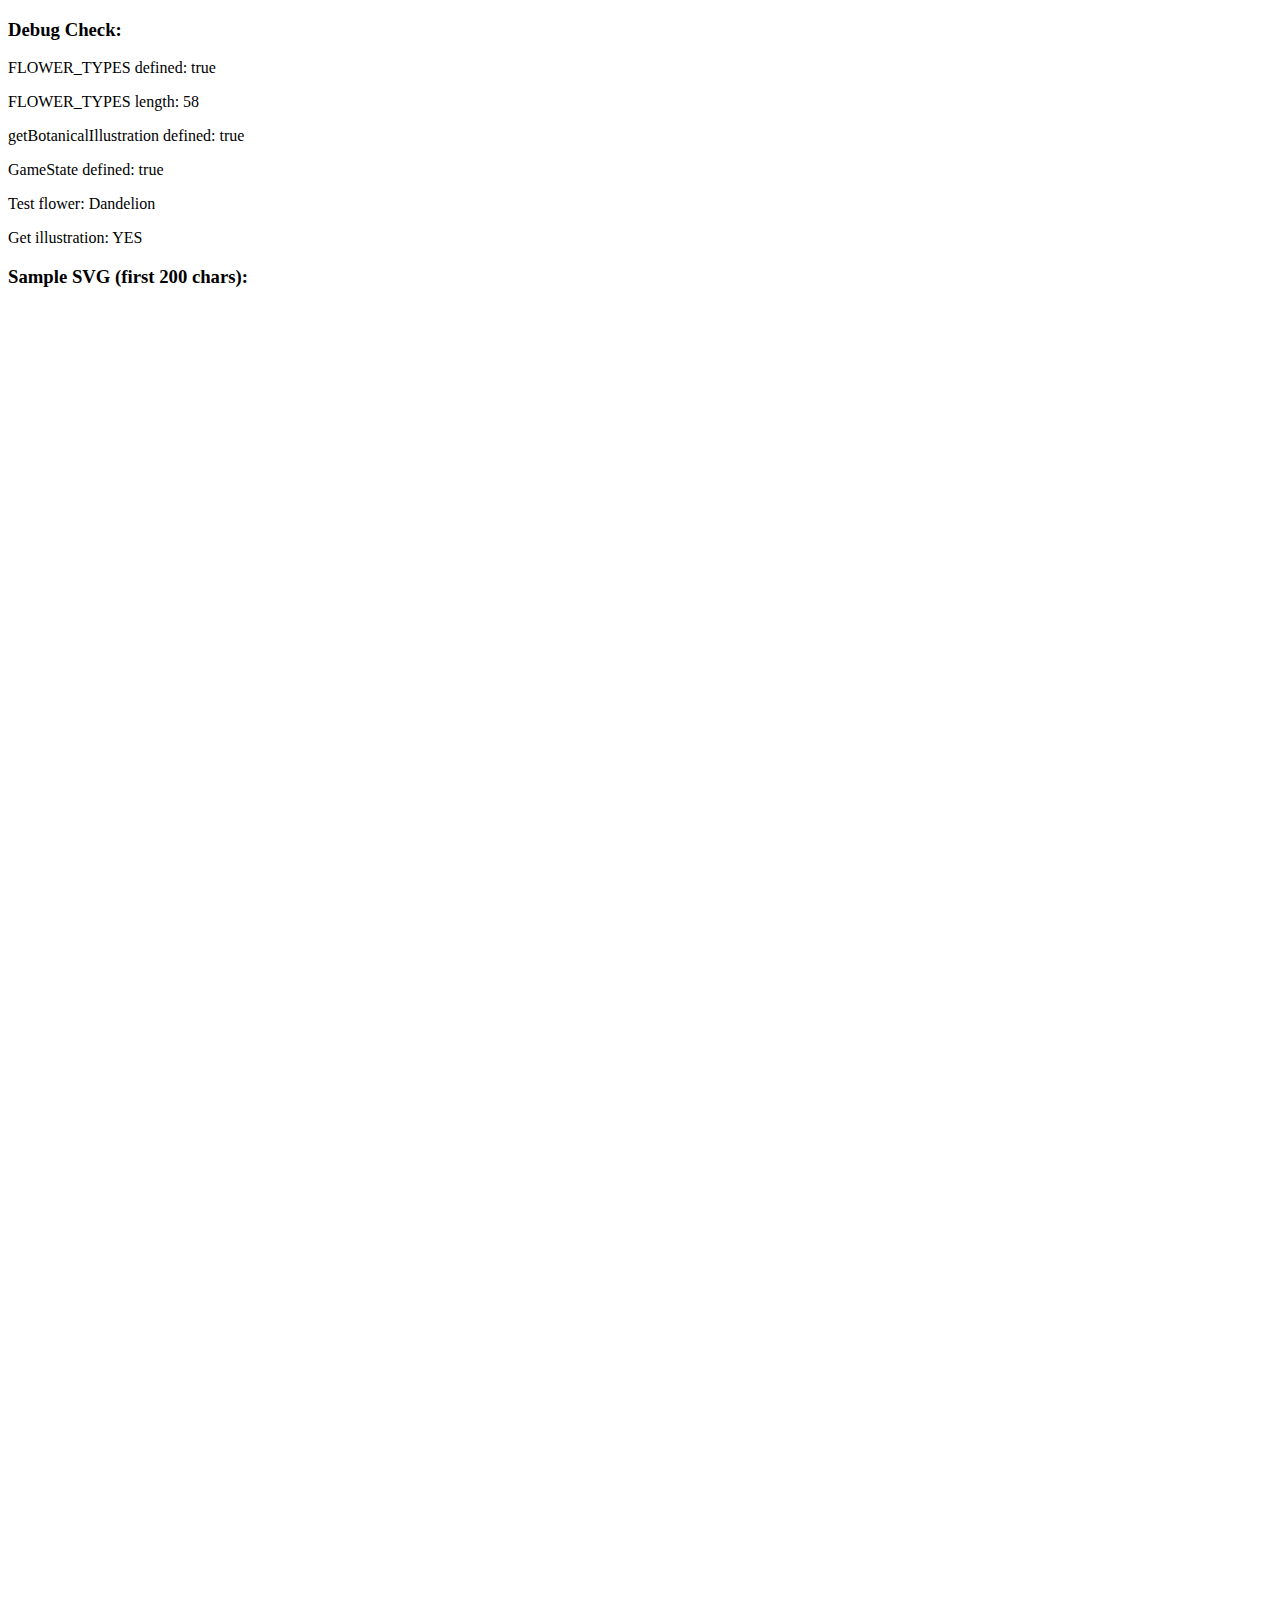
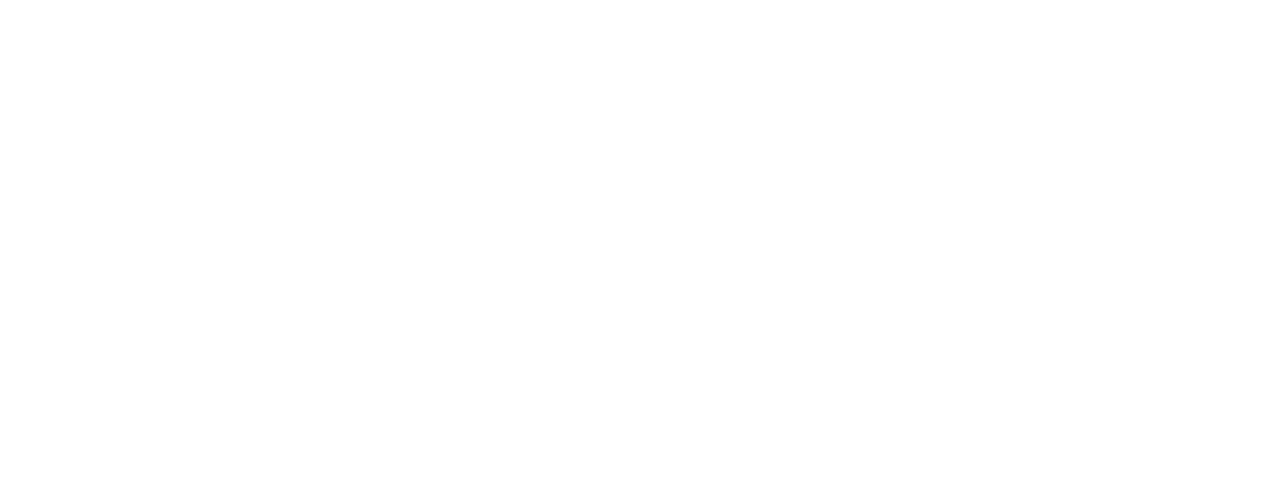
<file: test-debug.html>
<!DOCTYPE html>
<html>
<head>
    <title>Debug Test</title>
</head>
<body>
    <div id="test-output"></div>
    <script src="game.js"></script>
    <script src="botanical-illustrations.js"></script>
    <script>
        const output = document.getElementById('test-output');
        output.innerHTML = `
            <h3>Debug Check:</h3>
            <p>FLOWER_TYPES defined: ${typeof FLOWER_TYPES !== 'undefined'}</p>
            <p>FLOWER_TYPES length: ${FLOWER_TYPES ? FLOWER_TYPES.length : 'N/A'}</p>
            <p>getBotanicalIllustration defined: ${typeof getBotanicalIllustration !== 'undefined'}</p>
            <p>GameState defined: ${typeof GameState !== 'undefined'}</p>
            <p>Test flower: ${FLOWER_TYPES ? FLOWER_TYPES[0].common : 'N/A'}</p>
            <p>Get illustration: ${typeof getBotanicalIllustration === 'function' ? 'YES' : 'NO'}</p>
        `;
        
        if (typeof getBotanicalIllustration === 'function' && FLOWER_TYPES) {
            try {
                const svg = getBotanicalIllustration('dandelion');
                output.innerHTML += `<h3>Sample SVG (first 200 chars):</h3><pre>${svg.substring(0, 200)}...</pre>`;
            } catch(e) {
                output.innerHTML += `<h3>Error: ${e.message}</h3>`;
            }
        }
    </script>
</body>
</html>
</file>
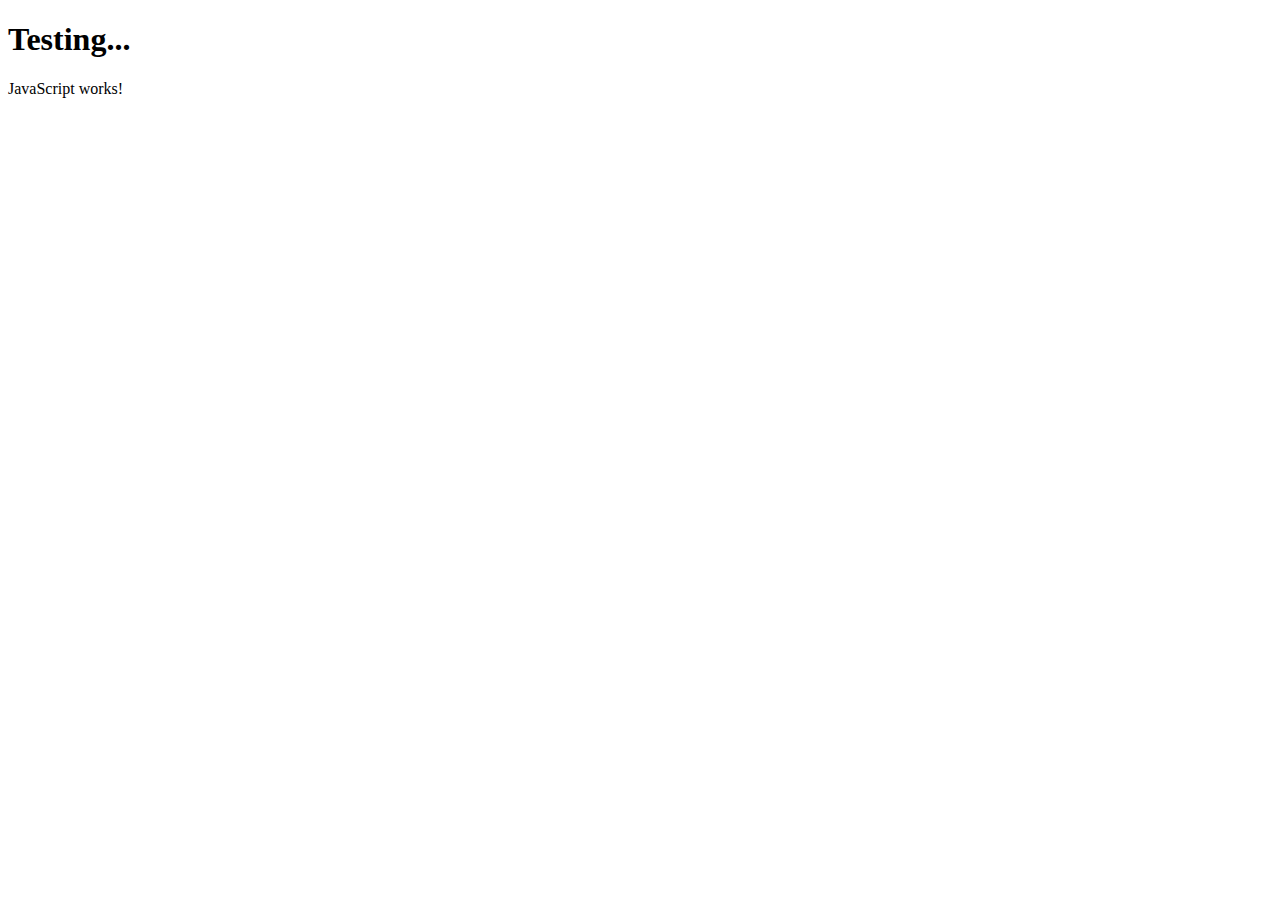
<file: test-simple.html>
<!DOCTYPE html>
<html>
<head>
    <meta charset="UTF-8">
    <title>Simple Test</title>
</head>
<body>
    <h1>Testing...</h1>
    <div id="test"></div>
    <script>
        console.log('Script is running!');
        document.getElementById('test').textContent = 'JavaScript works!';
    </script>
</body>
</html>
</file>
<file: styles.css>
﻿/* styles.css - Victorian botanical journal theme */
@import url('https://fonts.googleapis.com/css2?family=EB+Garamond:ital,wght@0,400;0,500;0,600;0,700;1,400;1,500&family=Playfair+Display:ital,wght@0,400;0,700;0,900;1,400&family=Crimson+Text:ital,wght@0,400;0,600;1,400&family=Pinyon+Script&family=Great+Vibes&family=Tangerine:wght@400;700&family=Cormorant+Garamond:ital,wght@0,400;0,500;0,600;1,400;1,500&display=swap');

* { box-sizing: border-box; margin: 0; padding: 0; }

body {
  background: 
    repeating-linear-gradient(0deg, transparent, transparent 2px, rgba(139,115,85,0.03) 2px, rgba(139,115,85,0.03) 3px),
    repeating-linear-gradient(90deg, transparent, transparent 2px, rgba(139,115,85,0.03) 2px, rgba(139,115,85,0.03) 3px),
    radial-gradient(circle at 20% 30%, rgba(212,199,159,0.2) 0%, transparent 50%),
    radial-gradient(circle at 80% 70%, rgba(191,167,122,0.15) 0%, transparent 50%),
    linear-gradient(135deg, #f4f1e4 0%, #e8dcc8 100%);
  font-family: 'Cormorant Garamond', 'EB Garamond', 'Crimson Text', serif;
  color: #4a3b2c;
  min-height: 100vh;
  padding: 1rem;
  font-size: 18px;
  line-height: 1.6;
}

.game-container {
  max-width: 1400px;
  margin: 0 auto;
  background: 
    radial-gradient(circle at 10% 20%, rgba(139,115,85,0.04) 0%, transparent 50%),
    radial-gradient(circle at 90% 80%, rgba(139,115,85,0.04) 0%, transparent 50%),
    linear-gradient(to bottom, #fffbf0 0%, #fff9f0 50%, #faf6ea 100%);
  border: 3px solid #bfa77a;
  border-radius: 16px;
  box-shadow: 
    0 8px 32px rgba(60,40,20,0.15),
    inset 0 1px 0 rgba(255,255,255,0.6),
    inset 0 0 60px rgba(139,115,85,0.05);
  padding: 2rem;
  position: relative;
}

header {
  text-align: center;
  margin-bottom: 2rem;
  border-bottom: 2px solid #e8dcc8;
  padding-bottom: 1rem;
}

header h1 {
  font-family: 'Pinyon Script', 'Great Vibes', cursive;
  font-size: 3.5rem;
  letter-spacing: 3px;
  color: #5a4a3a;
  margin-bottom: 0.5rem;
  text-shadow: 1px 1px 2px rgba(0,0,0,0.1);
}

.stats-bar {
  display: flex;
  justify-content: center;
  gap: 3rem;
  margin-top: 1rem;
}

.stat {
  font-size: 1.1rem;
}

.stat-label {
  font-weight: bold;
  color: #8b7355;
  margin-right: 0.5rem;
}

.game-panels {
  display: grid;
  grid-template-columns: 1fr 1fr;
  gap: 1rem;
  margin-bottom: 1rem;
}

.garden-panel {
  grid-column: 1 / -1;
  width: 100%;
}

.panel {
  background: #f8f5e9;
  border: 2px solid #e8dcc8;
  border-radius: 12px;
  padding: 1.5rem;
  box-shadow: 0 2px 8px rgba(60,40,20,0.08);
}

.panel h2 {
  font-family: 'Tangerine', 'Pinyon Script', cursive;
  color: #5a4a3a;
  margin-bottom: 1rem;
  border-bottom: 1px solid #e8dcc8;
  padding-bottom: 0.5rem;
  font-size: 2rem;
  font-weight: 700;
}

.panel h3 {
  font-family: 'Cormorant Garamond', serif;
  color: #6a5a4a;
  margin: 1rem 0 0.5rem 0;
  font-size: 1.3rem;
  font-style: italic;
}

.hint {
  font-style: italic;
  color: #8b7355;
  font-size: 0.95rem;
  margin-bottom: 0.5rem;
}

/* Garden Grid */
.garden-view-toggle {
  display: flex;
  gap: 0.5rem;
  margin-bottom: 1rem;
  justify-content: center;
}

.view-btn {
  background: #e8dcc8;
  color: #5a4a3a;
  border: 2px solid #bfa77a;
  border-radius: 6px;
  padding: 0.4rem 1rem;
  cursor: pointer;
  font-family: 'EB Garamond', serif;
  font-size: 1rem;
  transition: all 0.2s;
}

.view-btn.active {
  background: #bfa77a;
  color: white;
}

.garden-grid {
  display: grid;
  grid-template-columns: repeat(4, 80px);
  grid-gap: 12px;
  margin: 1rem auto;
  justify-content: center;
  width: 100%;
  max-width: 100%;
}

.plot {
  width: 80px;
  height: 80px;
  background: #f4e9d8;
  border: 2px solid #bfa77a;
  border-radius: 8px;
  display: flex;
  align-items: center;
  justify-content: center;
  cursor: pointer;
  font-size: 2.5rem;
  transition: all 0.2s;
  position: relative;
}

.plant-emoji {
  font-size: 2.5rem;
  display: inline-block;
  transition: all 0.2s;
}

.plot:hover {
  background: #ebe0cf;
  transform: scale(1.05);
}

.plot.ready {
  background: #d4f4dd;
  box-shadow: 0 0 8px rgba(76,175,80,0.3);
  animation: pulse 2s ease-in-out infinite;
}

@keyframes pulse {
  0%, 100% { transform: scale(1); }
  50% { transform: scale(1.05); }
}

.garden-actions {
  display: flex;
  gap: 0.5rem;
  justify-content: center;
  margin-top: 1rem;
}

/* Seed Shop */
.seed-shop {
  display: grid;
  grid-template-columns: repeat(2, 1fr);
  gap: 0.5rem;
  margin-bottom: 1rem;
}

.seed-card {
  background: white;
  border: 2px solid #e8dcc8;
  border-radius: 8px;
  padding: 0.8rem;
  cursor: pointer;
  transition: all 0.2s;
  text-align: center;
}

.seed-card:hover {
  background: #f4f1e4;
  border-color: #bfa77a;
  transform: translateY(-2px);
}

.seed-card.selected {
  background: #e8f5e9;
  border-color: #4caf50;
  border-width: 3px;
}

.seed-emoji {
  font-size: 2rem;
  margin-bottom: 0.3rem;
}

.seed-name {
  font-weight: bold;
  color: #5a4a3a;
  margin-bottom: 0.2rem;
}

.seed-cost {
  color: #8b7355;
  font-weight: bold;
}

.seed-info {
  font-size: 0.85rem;
  color: #999;
}

/* Inventory */
.inventory {
  display: flex;
  flex-direction: column;
  gap: 0.3rem;
  max-height: 200px;
  overflow-y: auto;
}

.inventory-item {
  background: white;
  border: 1px solid #e8dcc8;
  border-radius: 6px;
  padding: 0.5rem;
  display: flex;
  align-items: center;
  gap: 0.5rem;
  cursor: pointer;
  transition: all 0.2s;
}

.inventory-item:hover {
  background: #f4f1e4;
  transform: translateX(4px);
}

.inv-emoji {
  font-size: 1.5rem;
}

.inv-name {
  flex: 1;
  font-weight: bold;
}

.inv-count {
  color: #8b7355;
}

/* Bouquet Builder */
.bouquet-builder {
  background: white;
  border: 2px solid #e8dcc8;
  border-radius: 8px;
  padding: 1rem;
  margin-bottom: 1rem;
}

.current-bouquet {
  min-height: 80px;
  background: #f8f5e9;
  border: 2px dashed #bfa77a;
  border-radius: 6px;
  padding: 0.5rem;
  display: flex;
  gap: 0.5rem;
  flex-wrap: wrap;
  margin: 0.5rem 0;
}

.bouquet-flower {
  font-size: 2rem;
  cursor: pointer;
  padding: 0.3rem;
  border-radius: 4px;
  transition: all 0.2s;
}

.bouquet-flower:hover {
  background: #ffe0e0;
  transform: rotate(-10deg);
}

.bouquet-value {
  text-align: right;
  font-weight: bold;
  color: #4caf50;
  margin: 0.5rem 0;
  font-size: 1.2rem;
}

/* Market */
.market-demand {
  background: white;
  border: 2px solid #e8dcc8;
  border-radius: 8px;
  padding: 1rem;
  margin-bottom: 1rem;
}

.demand-item {
  display: flex;
  justify-content: space-between;
  padding: 0.3rem 0;
  border-bottom: 1px solid #f0f0f0;
}

.demand-value {
  font-weight: bold;
}

.bouquets-for-sale {
  display: flex;
  flex-direction: column;
  gap: 0.5rem;
  margin-bottom: 1rem;
  max-height: 150px;
  overflow-y: auto;
}

.bouquet-card {
  background: white;
  border: 2px solid #e8dcc8;
  border-radius: 8px;
  padding: 0.8rem;
  display: flex;
  justify-content: space-between;
  align-items: center;
}

.bouquet-flowers {
  font-size: 1.5rem;
}

/* Action Buttons - Victorian Style */
.action-btn {
  background: linear-gradient(to bottom, #c9b896 0%, #bfa77a 50%, #a68a5b 100%);
  color: #4a3b2c;
  border: 2px solid #8b7355;
  border-radius: 6px;
  padding: 0.7rem 1.6rem;
  font-size: 1.05rem;
  font-family: 'Cormorant Garamond', serif;
  font-weight: 600;
  cursor: pointer;
  transition: all 0.25s ease;
  box-shadow: 
    0 3px 6px rgba(0,0,0,0.15),
    inset 0 1px 0 rgba(255,255,255,0.4);
  text-shadow: 0 1px 0 rgba(255,255,255,0.3);
  letter-spacing: 0.5px;
}

.action-btn:hover:not(:disabled) {
  background: linear-gradient(to bottom, #d4c4a5 0%, #c9b896 50%, #bfa77a 100%);
  transform: translateY(-2px);
  box-shadow: 
    0 5px 12px rgba(0,0,0,0.2),
    inset 0 1px 0 rgba(255,255,255,0.5);
}

.action-btn.primary {
  background: linear-gradient(to bottom, #a68a6b 0%, #8b7355 50%, #6a5a45 100%);
  color: #fff9f0;
  text-shadow: 0 1px 1px rgba(0,0,0,0.2);
}

.action-btn.primary:hover:not(:disabled) {
  background: linear-gradient(to bottom, #b89a7b 0%, #9b8365 50%, #7a6a55 100%);
}

.action-btn.warning {
  background: linear-gradient(to bottom, #d46a6a 0%, #c94f4f 50%, #a33f3f 100%);
  color: #fff;
}

.action-btn:disabled {
  background: linear-gradient(to bottom, #d0d0d0, #c0c0c0);
  color: #888;
  cursor: not-allowed;
  opacity: 0.7;
  border-color: #aaa;
}

/* Navigation Buttons */
.nav-btn {
  display: block;
  width: 100%;
  margin-bottom: 0.75rem;
  text-align: center;
}

/* Footer - Victorian Style */
footer, .main-footer {
  display: flex;
  justify-content: center;
  flex-wrap: wrap;
  gap: 1rem;
  margin-top: 1.5rem;
  padding-top: 1.5rem;
  border-top: 3px double #d4c4a5;
}

.shop-btn {
  background: linear-gradient(to bottom, #6bb36e 0%, #4caf50 50%, #3d8b40 100%);
  color: #fff;
  border-color: #2d6b30;
}

.shop-btn:hover {
  background: linear-gradient(to bottom, #7bc37e 0%, #5cbf60 50%, #4d9b50 100%);
}

/* Modals */
.modal {
  position: fixed;
  top: 0;
  left: 0;
  width: 100%;
  height: 100%;
  background: rgba(0,0,0,0.7);
  display: flex;
  align-items: center;
  justify-content: center;
  z-index: 1000;
}

.modal-content {
  background: #fff9f0;
  border: 3px solid #bfa77a;
  border-radius: 16px;
  padding: 2rem;
  max-width: 800px;
  max-height: 80vh;
  overflow-y: auto;
  box-shadow: 0 8px 32px rgba(0,0,0,0.3);
}

.flower-shop-modal {
  max-width: 1200px;
}

.modal h2 {
  font-family: 'Pinyon Script', 'Great Vibes', cursive;
  color: #5a4a3a;
  margin-bottom: 1.5rem;
  text-align: center;
  font-size: 2.5rem;
}

.help-content {
  line-height: 1.8;
  font-family: 'Cormorant Garamond', serif;
}

.help-content h3 {
  font-family: 'Tangerine', cursive;
  color: #5a4a3a;
  margin-top: 1.5rem;
  margin-bottom: 0.5rem;
  font-size: 1.8rem;
}

/* Upgrades */
.upgrades-list {
  display: grid;
  gap: 1rem;
  margin-bottom: 1rem;
  max-height: 60vh;
  overflow-y: auto;
}

.upgrade-card {
  background: linear-gradient(to bottom, #fffbf5, #f8f5e9);
  border: 2px solid #e8dcc8;
  border-radius: 8px;
  padding: 1rem;
  display: flex;
  flex-wrap: wrap;
  justify-content: space-between;
  align-items: center;
  gap: 0.5rem;
}

.upgrade-name {
  font-family: 'Cormorant Garamond', serif;
  font-weight: 700;
  color: #5a4a3a;
  font-size: 1.1rem;
}

.upgrade-desc {
  width: 100%;
  font-size: 0.9rem;
  font-style: italic;
  color: #7a6a5a;
  margin: 0.3rem 0;
}

.upgrade-cost {
  color: #8b7355;
  font-family: 'Cormorant Garamond', serif;
  font-weight: 600;
}

/* Shop Layout */
.shop-layout {
  display: grid;
  grid-template-columns: 1fr 2fr 1fr;
  gap: 1.5rem;
}

.shop-available-flowers {
  display: grid;
  grid-template-columns: repeat(3, 1fr);
  gap: 0.5rem;
}

.shop-flower-item {
  font-size: 2rem;
  background: white;
  border: 2px solid #e8dcc8;
  border-radius: 8px;
  padding: 0.5rem;
  text-align: center;
  cursor: pointer;
}

/* Notifications */
.notifications, .notification-container {
  position: fixed;
  top: 1rem;
  right: 1rem;
  z-index: 2000;
  display: flex;
  flex-direction: column;
  gap: 0.5rem;
  pointer-events: none;
}

.notification {
  background: white;
  border: 2px solid #e8dcc8;
  border-radius: 8px;
  padding: 1rem 1.5rem;
  box-shadow: 0 4px 12px rgba(0,0,0,0.2);
  animation: slideIn 0.3s ease-out;
  min-width: 250px;
  max-width: 400px;
  pointer-events: auto;
  transition: opacity 0.3s ease, transform 0.3s ease;
  font-family: 'Cormorant Garamond', serif;
}

.notification.success {
  border-color: #4caf50;
  background: #e8f5e9;
}

.notification.error {
  border-color: #c94f4f;
  background: #ffebee;
}

.notification.warning {
  border-color: #ff9800;
  background: #fff3e0;
}

@keyframes slideIn {
  from {
    transform: translateX(400px);
    opacity: 0;
  }
  to {
    transform: translateX(0);
    opacity: 1;
  }
}

@keyframes slideOut {
  from {
    transform: translateX(0);
    opacity: 1;
  }
  to {
    transform: translateX(400px);
    opacity: 0;
  }
}

.hidden {
  display: none !important;
}

/* Visual Garden View */
.visual-garden {
  position: relative;
  width: 100%;
  height: 500px;
  background: linear-gradient(to bottom, #f4f1e4 0%, #e8dcc8 100%);
  border: 3px solid #8b7355;
  border-radius: 8px;
  overflow: hidden;
  box-shadow: inset 0 0 20px rgba(139,115,85,0.1);
}

.visual-garden::before {
  content: '';
  position: absolute;
  top: 0;
  left: 0;
  right: 0;
  bottom: 0;
  background-image: 
    repeating-linear-gradient(0deg, transparent, transparent 2px, rgba(139,115,85,0.03) 2px, rgba(139,115,85,0.03) 4px),
    repeating-linear-gradient(90deg, transparent, transparent 2px, rgba(139,115,85,0.03) 2px, rgba(139,115,85,0.03) 4px);
  pointer-events: none;
}

.garden-sky {
  position: absolute;
  top: 0;
  left: 0;
  right: 0;
  height: 15%;
  background: linear-gradient(to bottom, rgba(244,241,228,0.5), transparent);
}

.sun {
  position: absolute;
  top: 10px;
  right: 30px;
  width: 40px;
  height: 40px;
  border: 2px solid #8b7355;
  border-radius: 50%;
  background: transparent;
  opacity: 0.3;
}

.sun::before {
  content: '';
  position: absolute;
  top: 50%;
  left: 50%;
  transform: translate(-50%, -50%);
  width: 80px;
  height: 80px;
  border-radius: 50%;
  border: 1px dashed #8b7355;
  opacity: 0.2;
}

.cloud {
  position: absolute;
  border: 1px solid #8b7355;
  border-radius: 20px;
  opacity: 0.2;
  background: transparent;
  animation: float 20s ease-in-out infinite;
}

.cloud-1 {
  width: 60px;
  height: 20px;
  top: 20px;
  left: 15%;
}

.cloud-2 {
  width: 70px;
  height: 22px;
  top: 30px;
  left: 70%;
  animation-delay: -10s;
}

@keyframes float {
  0%, 100% { transform: translateX(0); }
  50% { transform: translateX(30px); }
}

.garden-scene {
  position: absolute;
  bottom: 0;
  left: 10%;
  right: 10%;
  top: 15%;
}

.soil-row {
  position: relative;
}

.soil-row::before {
  content: '';
  position: absolute;
  top: 0;
  left: 0;
  right: 0;
  bottom: 0;
  background-image: repeating-linear-gradient(90deg, transparent, transparent 20px, rgba(139,115,85,0.1) 20px, rgba(139,115,85,0.1) 21px);
  pointer-events: none;
}

.garden-ground {
  position: absolute;
  bottom: 0;
  left: 0;
  right: 0;
  height: 120px;
  background: linear-gradient(to bottom, #8b7355 0%, #6b5344 100%);
  z-index: 1;
}

.soil-layer {
  position: absolute;
  bottom: 0;
  left: 0;
  right: 0;
  height: 80px;
  background: linear-gradient(to bottom, #5a4534 0%, #4a3524 100%);
}

.grass-layer {
  position: absolute;
  bottom: 80px;
  left: 0;
  right: 0;
  height: 40px;
  background: linear-gradient(to bottom, #7cb342 0%, #558b2f 100%);
}

.fence {
  display: none;
}

.path {
  display: none;
}

.visual-plants {
  position: absolute;
  width: 100%;
  bottom: 80px;
  height: calc(100% - 80px);
  z-index: 5;
}

.visual-plant {
  position: absolute;
  font-size: 2.5rem;
  cursor: pointer;
  transition: all 0.3s;
  filter: sepia(0.15) contrast(1.05);
  text-shadow: 1px 1px 2px rgba(90,74,58,0.2);
  transform: translateX(-50%);
  bottom: 0;
}

.visual-plant:hover {
  transform: translateX(-50%) scale(1.15) translateY(-3px);
  filter: sepia(0.1) contrast(1.1);
}

.garden-decorations {
  position: absolute;
  top: 0;
  left: 0;
  right: 0;
  bottom: 0;
  pointer-events: none;
}

.butterfly, .bee {
  position: absolute;
  font-size: 1.2rem;
  opacity: 0.4;
  filter: sepia(0.3);
  animation: fly 15s ease-in-out infinite;
}

.butterfly-1 {
  top: 15%;
  left: 20%;
}

.butterfly-2 {
  top: 25%;
  right: 25%;
  animation-delay: -7s;
}

.bee {
  top: 20%;
  left: 60%;
  animation-delay: -3s;
}

@keyframes fly {
  0%, 100% { transform: translate(0, 0); }
  25% { transform: translate(30px, -15px); }
  50% { transform: translate(60px, 10px); }
  75% { transform: translate(20px, -5px); }
}

/* Arrangement Canvas */
.arrangement-area {
  padding: 1rem;
}

.arrangement-header {
  display: flex;
  justify-content: space-between;
  align-items: center;
  margin-bottom: 1rem;
  padding-bottom: 0.5rem;
  border-bottom: 2px solid #e8dcc8;
}

.arrangement-tools {
  display: flex;
  gap: 0.5rem;
}

.tool-btn {
  width: 32px;
  height: 32px;
  border: 2px solid #bfa77a;
  background: white;
  border-radius: 4px;
  cursor: pointer;
  font-size: 1rem;
  transition: all 0.2s;
}

.tool-btn:hover {
  background: #f4f1e4;
  transform: scale(1.1);
}

.arrangement-canvas {
  position: relative;
  width: 400px;
  height: 400px;
  background: white;
  border: 3px solid #bfa77a;
  border-radius: 12px;
  margin: 0 auto 1rem;
  overflow: hidden;
}

.canvas-background {
  position: absolute;
  top: 0;
  left: 0;
  right: 0;
  bottom: 0;
  background: radial-gradient(circle at center, #fff9f0, #f4f1e4);
  opacity: 0.6;
}

.arrangement-flowers {
  position: relative;
  width: 100%;
  height: 100%;
  z-index: 1;
}

.canvas-flower {
  position: absolute;
  font-size: 3rem;
  cursor: move;
  transition: opacity 0.2s;
  user-select: none;
}

.canvas-flower.selected {
  filter: drop-shadow(0 0 8px #4caf50);
}

.canvas-flower:hover {
  opacity: 0.8;
}

.vase {
  position: absolute;
  bottom: 20px;
  left: 50%;
  transform: translateX(-50%);
  width: 100px;
  height: 120px;
  background: linear-gradient(to bottom, #8B7355 0%, #6B5345 100%);
  border-radius: 0 0 40px 40px;
  z-index: 0;
  opacity: 0.3;
}

.arrangement-score {
  margin-top: 1rem;
}

.score-item {
  margin-bottom: 0.8rem;
}

.score-item span:first-child {
  display: inline-block;
  width: 120px;
  font-weight: bold;
  color: #5a4a3a;
}

.score-bar {
  display: inline-block;
  width: 200px;
  height: 20px;
  background: #e8dcc8;
  border-radius: 10px;
  overflow: hidden;
  vertical-align: middle;
}

.score-fill {
  height: 100%;
  transition: width 0.3s;
}

.score-fill.aesthetic {
  background: linear-gradient(90deg, #ff6b9d, #c44569);
}

.score-fill.trend {
  background: linear-gradient(90deg, #4facfe, #00f2fe);
}

.score-fill.harmony {
  background: linear-gradient(90deg, #43e97b, #38f9d7);
}

.total-value {
  margin-top: 1rem;
  padding-top: 1rem;
  border-top: 2px solid #e8dcc8;
  font-size: 1.3rem;
  font-weight: bold;
  text-align: center;
  color: #4caf50;
}

/* Wrapper and Ribbon Selection */
.wrapper-selection, .ribbon-selection {
  margin: 1rem 0;
}

.wrapper-options {
  display: grid;
  grid-template-columns: repeat(2, 1fr);
  gap: 0.5rem;
  margin-top: 0.5rem;
}

.wrapper-option {
  display: flex;
  flex-direction: column;
  align-items: center;
  padding: 0.8rem;
  border: 2px solid #e8dcc8;
  border-radius: 8px;
  cursor: pointer;
  transition: all 0.2s;
  background: white;
}

.wrapper-option:hover {
  background: #f4f1e4;
}

.wrapper-option.selected {
  border-color: #4caf50;
  background: #e8f5e9;
}

.wrapper-preview {
  width: 40px;
  height: 40px;
  border-radius: 4px;
  margin-bottom: 0.3rem;
}

.classic-wrap {
  background: linear-gradient(135deg, #f4f1e4, #e8dcc8);
}

.elegant-wrap {
  background: linear-gradient(135deg, #fff, #f0f0f0);
}

.rustic-wrap {
  background: linear-gradient(135deg, #d2b48c, #8b7355);
}

.luxury-wrap {
  background: linear-gradient(135deg, #ffd700, #ffed4e);
}

.ribbon-options {
  display: flex;
  gap: 0.5rem;
  margin-top: 0.5rem;
}

.ribbon-option {
  width: 40px;
  height: 40px;
  border-radius: 50%;
  cursor: pointer;
  transition: all 0.2s;
  border: 3px solid transparent;
}

.ribbon-option:hover {
  transform: scale(1.1);
}

.ribbon-option.selected {
  border-color: #4caf50;
  box-shadow: 0 0 8px rgba(76, 175, 80, 0.5);
}

.shop-flower-item .count {
  position: absolute;
  top: -5px;
  right: -5px;
  background: #4caf50;
  color: white;
  border-radius: 50%;
  width: 20px;
  height: 20px;
  display: flex;
  align-items: center;
  justify-content: center;
  font-size: 0.8rem;
  font-weight: bold;
}

.shop-flower-item {
  position: relative;
}
/* ===== BOTANICAL NOTEBOOK ADDITIONS ===== */

/* Always-visible money counter */
.money-corner {
  position: fixed;
  top: 20px;
  right: 20px;
  background: #fff9f0;
  border: 3px solid #bfa77a;
  border-radius: 12px;
  padding: 12px 20px;
  box-shadow: 0 4px 16px rgba(60,40,20,0.25);
  z-index: 1000;
  font-family: 'EB Garamond', serif;
  font-size: 1.5rem;
  font-weight: bold;
  color: #5a4a3a;
  display: flex;
  align-items: center;
  gap: 8px;
}

.money-icon {
  font-size: 1.8rem;
}

/* Enhanced botanical notebook background */
body {
  background: #f4f1e4 url('data:image/svg+xml;utf8,<svg xmlns="http://www.w3.org/2000/svg" viewBox="0 0 100 100"><rect fill="%23f4f1e4" width="100" height="100"/><line x1="0" y1="50" x2="100" y2="50" stroke="%23e8dcc8" stroke-width="0.5" opacity="0.3"/><line x1="0" y1="25" x2="100" y2="25" stroke="%23e8dcc8" stroke-width="0.3" opacity="0.2"/><line x1="0" y1="75" x2="100" y2="75" stroke="%23e8dcc8" stroke-width="0.3" opacity="0.2"/></svg>');
  background-size: 100% 40px;
}

.game-container {
  position: relative;
  background: linear-gradient(to bottom, #fff9f0 0%, #f8f5e9 100%);
  border: 4px double #bfa77a;
  box-shadow: 
    0 8px 32px rgba(60,40,20,0.15),
    inset 0 0 60px rgba(255,249,240,0.6);
}

/* Flower visuals using color-coded symbols */
.flower-visual {
  display: inline-block;
  font-size: 2.5rem;
  line-height: 1;
  filter: drop-shadow(2px 2px 3px rgba(90,74,58,0.3));
  transition: all 0.3s ease;
}

/* Color mapping for different flowers */
.flower-visual[data-color="red"] { color: #c41e3a; }
.flower-visual[data-color="pink"] { color: #ff69b4; }
.flower-visual[data-color="purple"] { color: #9370db; }
.flower-visual[data-color="blue"] { color: #4169e1; }
.flower-visual[data-color="yellow"] { color: #ffd700; }
.flower-visual[data-color="orange"] { color: #ff8c00; }
.flower-visual[data-color="white"] { color: #f8f8f8; text-shadow: 0 0 2px #888; }
.flower-visual[data-color="green"] { color: #228b22; }
.flower-visual[data-color="jade"] { color: #00a86b; }
.flower-visual[data-color="brown"] { color: #8b4513; }
.flower-visual[data-color="black"] { color: #2f2f2f; }
.flower-visual[data-color="peach"] { color: #ffdab9; }

.sprout-visual {
  color: #8fbc8f;
  font-size: 1.5rem;
}

/* Compact Flower Shop Modal */
.flower-shop-modal-compact {
  width: 95%;
  max-width: 1200px;
  max-height: 90vh;
  overflow-y: auto;
  background: #fff9f0;
  border: 3px solid #bfa77a;
  padding: 1.5rem;
}

.flower-shop-modal-compact .close {
  position: absolute;
  top: 10px;
  right: 20px;
  font-size: 2rem;
  cursor: pointer;
  color: #5a4a3a;
}

.shop-compact-grid {
  display: grid;
  grid-template-columns: 250px 1fr;
  grid-template-rows: auto auto;
  gap: 1rem;
  margin-top: 1rem;
}

.shop-section {
  background: #f8f5e9;
  border: 2px solid #e8dcc8;
  border-radius: 8px;
  padding: 1rem;
}

.shop-section h3 {
  font-family: 'Playfair Display', serif;
  color: #5a4a3a;
  font-size: 1.2rem;
  margin-bottom: 0.75rem;
  border-bottom: 1px solid #e8dcc8;
  padding-bottom: 0.5rem;
}

/* Flowers section - left column, spans 2 rows */
.flowers-section {
  grid-column: 1;
  grid-row: 1 / 3;
}

.shop-flower-scroll {
  max-height: 500px;
  overflow-y: auto;
  padding-right: 0.5rem;
}

.shop-flower-scroll::-webkit-scrollbar {
  width: 8px;
}

.shop-flower-scroll::-webkit-scrollbar-track {
  background: #f4f1e4;
  border-radius: 4px;
}

.shop-flower-scroll::-webkit-scrollbar-thumb {
  background: #bfa77a;
  border-radius: 4px;
}

.shop-flower-item {
  display: flex;
  align-items: center;
  gap: 0.5rem;
  padding: 0.5rem;
  background: #fff;
  border: 1px solid #e8dcc8;
  border-radius: 6px;
  margin-bottom: 0.5rem;
  cursor: pointer;
  transition: all 0.2s ease;
}

.shop-flower-item:hover {
  background: #f4f1e4;
  border-color: #bfa77a;
  transform: translateX(4px);
}

.shop-flower-item .flower-visual {
  font-size: 1.8rem;
}

.shop-flower-item .flower-label {
  flex: 1;
  font-size: 0.9rem;
  color: #4a3b2c;
}

.shop-flower-item .count {
  background: #bfa77a;
  color: #fff;
  padding: 2px 8px;
  border-radius: 12px;
  font-size: 0.85rem;
  font-weight: bold;
}

/* Canvas section - top right */
.canvas-section {
  grid-column: 2;
  grid-row: 1;
}

.arrangement-canvas-compact {
  width: 100%;
  height: 300px;
  background: #fefdfb;
  border: 2px dashed #bfa77a;
  border-radius: 8px;
  position: relative;
  overflow: hidden;
}

.arrangement-tools-inline {
  display: flex;
  gap: 0.5rem;
  margin-top: 0.75rem;
  justify-content: center;
}

.arrangement-tools-inline button {
  padding: 0.5rem 1rem;
  background: #e8dcc8;
  border: 1px solid #bfa77a;
  border-radius: 6px;
  cursor: pointer;
  font-family: 'EB Garamond', serif;
  font-size: 1rem;
  color: #4a3b2c;
  transition: all 0.2s ease;
}

.arrangement-tools-inline button:hover {
  background: #bfa77a;
  color: #fff;
}

/* Scores section - bottom left of right column */
.scores-section {
  grid-column: 2;
  grid-row: 2;
  display: flex;
  flex-direction: column;
  gap: 0.5rem;
}

.score-row {
  display: flex;
  align-items: center;
  gap: 0.75rem;
}

.score-label {
  min-width: 80px;
  font-weight: bold;
  color: #6a5a4a;
  font-size: 0.95rem;
}

.score-bar-compact {
  flex: 1;
  height: 18px;
  background: #f4f1e4;
  border: 1px solid #e8dcc8;
  border-radius: 9px;
  overflow: hidden;
}

.total-value-row {
  margin-top: 0.5rem;
  padding-top: 0.5rem;
  border-top: 2px solid #e8dcc8;
  font-size: 1.3rem;
  color: #5a4a3a;
  text-align: right;
}

/* Presentation section - overlays at bottom */
.presentation-section {
  grid-column: 1 / -1;
  grid-row: 3;
  display: grid;
  grid-template-columns: 1fr 1fr auto;
  gap: 1rem;
  align-items: center;
}

.presentation-row {
  display: flex;
  align-items: center;
  gap: 0.75rem;
}

.presentation-row label {
  font-weight: bold;
  color: #6a5a4a;
  min-width: 60px;
}

.wrapper-options-inline {
  display: flex;
  gap: 0.5rem;
}

.wrapper-options-inline .wrapper-option {
  padding: 0.4rem 0.8rem;
  background: #fff;
  border: 2px solid #e8dcc8;
  border-radius: 6px;
  cursor: pointer;
  font-family: 'EB Garamond', serif;
  font-size: 0.9rem;
  color: #4a3b2c;
  transition: all 0.2s ease;
}

.wrapper-options-inline .wrapper-option:hover {
  border-color: #bfa77a;
  background: #f4f1e4;
}

.wrapper-options-inline .wrapper-option.selected {
  background: #bfa77a;
  color: #fff;
  border-color: #8b7355;
}

.ribbon-options {
  display: flex;
  gap: 0.5rem;
}

.ribbon-option {
  width: 32px;
  height: 32px;
  border: 2px solid #ddd;
  border-radius: 50%;
  cursor: pointer;
  transition: all 0.2s ease;
}

.ribbon-option:hover {
  transform: scale(1.1);
  border-color: #888;
}

.ribbon-option.selected {
  border: 3px solid #5a4a3a;
  box-shadow: 0 0 8px rgba(90,74,58,0.5);
}

.primary-button {
  padding: 0.75rem 2rem;
  background: #8b7355;
  color: #fff;
  border: none;
  border-radius: 8px;
  font-family: 'Playfair Display', serif;
  font-size: 1.1rem;
  cursor: pointer;
  transition: all 0.3s ease;
  box-shadow: 0 3px 8px rgba(60,40,20,0.2);
}

.primary-button:hover {
  background: #6a5a4a;
  transform: translateY(-2px);
  box-shadow: 0 5px 12px rgba(60,40,20,0.3);
}

/* Canvas flower positioning */
.canvas-flower {
  position: absolute;
  cursor: move;
  transition: transform 0.2s ease;
  user-select: none;
}

.canvas-flower.selected {
  filter: drop-shadow(0 0 8px rgba(139,115,85,0.8));
}

.canvas-flower .flower-visual {
  font-size: 2rem;
  pointer-events: none;
}

/* Seed card updates for botanical names */
.seed-card {
  background: #fff;
  border: 2px solid #e8dcc8;
  border-radius: 8px;
  padding: 0.75rem;
  text-align: center;
  cursor: pointer;
  transition: all 0.2s ease;
  position: relative;
}

.seed-card:hover {
  border-color: #bfa77a;
  transform: translateY(-3px);
  box-shadow: 0 4px 12px rgba(60,40,20,0.15);
}

.seed-card.selected {
  border-color: #8b7355;
  background: #f4f1e4;
  border-width: 3px;
}

.seed-card .flower-visual {
  font-size: 2.5rem;
  margin-bottom: 0.5rem;
}

.seed-card .seed-name {
  font-family: 'EB Garamond', serif;
  font-style: italic;
  font-size: 0.85rem;
  color: #6a5a4a;
  margin-bottom: 0.25rem;
  line-height: 1.2;
}

.seed-card .seed-common {
  font-weight: bold;
  color: #4a3b2c;
  font-size: 0.9rem;
  margin-bottom: 0.5rem;
}

.seed-card .seed-cost {
  background: #bfa77a;
  color: #fff;
  padding: 0.25rem 0.5rem;
  border-radius: 12px;
  font-size: 0.9rem;
  font-weight: bold;
  display: inline-block;
  margin-bottom: 0.25rem;
}

.seed-card .seed-info {
  font-size: 0.8rem;
  color: #8b7355;
  margin-top: 0.25rem;
}

/* ===== INVENTORY AND MARKET STYLING ===== */

.inventory-item {
  display: flex;
  align-items: center;
  gap: 0.75rem;
  padding: 0.75rem;
  background: #fff;
  border: 2px solid #e8dcc8;
  border-radius: 8px;
  margin-bottom: 0.5rem;
  cursor: pointer;
  transition: all 0.2s ease;
}

.inventory-item:hover {
  border-color: #bfa77a;
  background: #f4f1e4;
  transform: translateX(4px);
}

.inventory-item .flower-visual {
  font-size: 2rem;
  flex-shrink: 0;
}

.inv-name-box {
  flex: 1;
  display: flex;
  flex-direction: column;
  gap: 0.15rem;
}

.inv-scientific {
  font-size: 0.85rem;
  color: #6a5a4a;
  line-height: 1.2;
}

.inv-common {
  font-weight: bold;
  color: #4a3b2c;
  font-size: 0.95rem;
}

.inv-count {
  background: #bfa77a;
  color: #fff;
  padding: 4px 12px;
  border-radius: 16px;
  font-weight: bold;
  font-size: 0.9rem;
  flex-shrink: 0;
}

.demand-item {
  display: flex;
  align-items: center;
  gap: 0.5rem;
  padding: 0.5rem;
  background: #f8f5e9;
  border-radius: 6px;
  margin-bottom: 0.4rem;
  font-size: 0.95rem;
}

.demand-item .flower-visual {
  font-size: 1.5rem;
}

.demand-flower-name {
  flex: 1;
  color: #4a3b2c;
  font-weight: 600;
}

.demand-value {
  font-weight: bold;
  padding: 2px 8px;
  border-radius: 4px;
  background: #e8dcc8;
}

.demand-item.high-demand .demand-value {
  background: #d4f4dd;
  color: #2d7a3e;
}

.demand-item.low-demand .demand-value {
  background: #ffe0e0;
  color: #c94f4f;
}

.bouquet-flower {
  display: inline-block;
  margin: 0.25rem;
  position: relative;
  cursor: pointer;
  transition: transform 0.2s ease;
}

.bouquet-flower:hover {
  transform: scale(1.1);
}

.bouquet-flower .flower-visual {
  font-size: 2.5rem;
}

.upgrade-card {
  background: #fff;
  border: 2px solid #e8dcc8;
  border-radius: 8px;
  padding: 1rem;
  margin-bottom: 0.75rem;
  display: flex;
  justify-content: space-between;
  align-items: center;
  transition: all 0.2s ease;
}

.upgrade-card:hover {
  border-color: #bfa77a;
  box-shadow: 0 2px 8px rgba(60,40,20,0.1);
}

.upgrade-name {
  font-weight: bold;
  color: #4a3b2c;
  font-size: 1.05rem;
}

.upgrade-cost {
  color: #8b7355;
  margin-top: 0.25rem;
  font-size: 0.9rem;
}

.upgrade-btn {
  padding: 0.5rem 1.5rem;
  background: #8b7355;
  color: #fff;
  border: none;
  border-radius: 6px;
  cursor: pointer;
  font-family: 'EB Garamond', serif;
  font-size: 1rem;
  transition: all 0.2s ease;
}

.upgrade-btn:hover:not(:disabled) {
  background: #6a5a4a;
}

.upgrade-btn:disabled {
  background: #ccc;
  cursor: not-allowed;
  opacity: 0.6;
}

/* ===== VICTORIAN BOTANICAL FONT STYLING ===== */

h1, h2, h3, h4, h5, h6 {
  font-family: 'Playfair Display', 'EB Garamond', serif;
  font-weight: 700;
  letter-spacing: 0.5px;
}

h1 {
  font-weight: 900;
  letter-spacing: 3px;
}

button, .action-btn, .btn {
  font-family: 'Crimson Text', 'EB Garamond', serif;
  font-weight: 600;
  letter-spacing: 0.5px;
}

.hint, em, i {
  font-family: 'EB Garamond', serif;
  font-style: italic;
}

label, .stat-label, .seed-name, .inv-common {
  font-family: 'Crimson Text', serif;
  font-weight: 600;
}

/* Shop footer with return button */
.shop-footer {
  margin-top: 1rem;
  padding-top: 1rem;
  border-top: 2px solid #e8dcc8;
  text-align: center;
}

.return-button {
  padding: 0.75rem 2.5rem;
  background: #6a5a4a;
  color: #fff;
  border: 2px solid #5a4a3a;
  border-radius: 8px;
  font-family: 'Crimson Text', serif;
  font-size: 1.1rem;
  font-weight: 600;
  cursor: pointer;
  transition: all 0.3s ease;
  box-shadow: 0 3px 8px rgba(60,40,20,0.2);
  letter-spacing: 1px;
}

.return-button:hover {
  background: #5a4a3a;
  transform: translateY(-2px);
  box-shadow: 0 5px 12px rgba(60,40,20,0.3);
}

/* Enhanced readability for body text */
p, span, div {
  font-family: 'EB Garamond', serif;
  font-size: 1.05rem;
}

/* Close X button styling */
.close {
  font-family: 'Playfair Display', serif;
  font-weight: 700;
  font-size: 2.5rem;
  color: #6a5a4a;
  transition: all 0.2s ease;
}

.close:hover {
  color: #4a3b2c;
  transform: scale(1.1);
}
/* ===== BOTANICAL HERBARIUM STYLING ===== */

.herbarium {
  display: grid;
  grid-template-columns: repeat(auto-fill, minmax(140px, 1fr));
  gap: 1rem;
  padding: 1rem 0;
}

.botanical-card {
  background: #faf8f0;
  border: 2px solid #bfa77a;
  border-radius: 8px;
  padding: 0.75rem;
  text-align: center;
  transition: all 0.3s ease;
  cursor: pointer;
  box-shadow: 0 2px 8px rgba(101,67,33,0.1);
}

.botanical-card:hover {
  transform: translateY(-4px);
  box-shadow: 0 6px 16px rgba(101,67,33,0.2);
  border-color: #a08860;
}

.card-illustration {
  width: 100%;
  height: 120px;
  margin-bottom: 0.5rem;
  display: flex;
  align-items: center;
  justify-content: center;
}

.card-illustration svg {
  max-width: 100%;
  max-height: 100%;
  filter: drop-shadow(0 1px 3px rgba(0,0,0,0.1));
}

.botanical-svg {
  width: 100%;
  height: 100%;
}

.card-info {
  border-top: 1px solid #d4c79f;
  padding-top: 0.5rem;
}

.card-scientific {
  font-family: 'EB Garamond', serif;
  font-size: 0.85rem;
  color: #6a5a4a;
  margin-bottom: 0.15rem;
}

.card-scientific em {
  font-style: italic;
}

.card-common {
  font-family: 'Crimson Text', serif;
  font-size: 0.75rem;
  color: #8b7355;
  font-weight: 600;
}

.herbarium-progress {
  grid-column: 1 / -1;
  text-align: center;
  padding: 0.75rem;
  background: #f0e9d8;
  border-radius: 6px;
  margin-top: 0.5rem;
  font-family: 'EB Garamond', serif;
  color: #6a5a4a;
}
/* ===== BOTANICAL GARDEN VISUALS ===== */

.botanical-plant {
  position: absolute;
  transform: translateX(-50%);
  pointer-events: none;
  z-index: 2;
}

.botanical-plant svg {
  width: 100%;
  height: 100%;
  filter: drop-shadow(1px 2px 3px rgba(0,0,0,0.2));
}

/* ===== VASE ARRANGEMENT STYLING ===== */

.vase-svg {
  position: absolute;
  bottom: 20px;
  left: 50%;
  transform: translateX(-50%);
  width: 180px;
  height: 220px;
  z-index: 1;
  filter: drop-shadow(2px 4px 8px rgba(0,0,0,0.25));
}

.arrangement-canvas-compact {
  position: relative;
  min-height: 320px;
  background: radial-gradient(ellipse at center, rgba(212,199,159,0.1) 0%, transparent 70%);
}

.arrangement-flowers {
  position: relative;
  z-index: 2;
}

/* Large Flower Shop Modal - Full Screen Experience */
.flower-shop-modal-large {
  width: 98%;
  max-width: 1600px;
  height: 90vh;
  max-height: 900px;
  background: #fff9f0;
  border: 3px solid #bfa77a;
  padding: 1.5rem;
  overflow: hidden;
  display: flex;
  flex-direction: column;
}

.flower-shop-modal-large .close {
  position: absolute;
  top: 15px;
  right: 25px;
  font-size: 2.5rem;
  cursor: pointer;
  color: #5a4a3a;
  z-index: 100;
  transition: all 0.2s;
}

.flower-shop-modal-large .close:hover {
  color: #8b7355;
  transform: scale(1.2);
}

.flower-shop-modal-large h2 {
  margin-bottom: 1rem;
}

.shop-main-layout {
  display: grid;
  grid-template-columns: 280px 1fr 320px;
  gap: 1.5rem;
  flex: 1;
  min-height: 0;
}

/* Left sidebar - flower list */
.shop-sidebar {
  background: #f8f5e9;
  border: 2px solid #e8dcc8;
  border-radius: 8px;
  padding: 1rem;
  overflow-y: auto;
}

.shop-sidebar h3 {
  font-family: 'Playfair Display', serif;
  color: #5a4a3a;
  font-size: 1.3rem;
  margin-bottom: 0.75rem;
  border-bottom: 1px solid #e8dcc8;
  padding-bottom: 0.5rem;
}

/* Center - Large arrangement canvas */
.shop-canvas-main {
  display: flex;
  flex-direction: column;
  gap: 1rem;
}

.arrangement-canvas-large {
  flex: 1;
  background: #fefdfb;
  border: 3px solid #bfa77a;
  border-radius: 12px;
  position: relative;
  overflow: hidden;
  min-height: 500px;
  box-shadow: inset 0 2px 8px rgba(0,0,0,0.05);
}

.arrangement-tools {
  display: flex;
  gap: 1rem;
  justify-content: center;
  padding: 0.75rem;
  background: #f8f5e9;
  border: 2px solid #e8dcc8;
  border-radius: 8px;
}

.tool-btn {
  background: #bfa77a;
  color: #fff;
  border: none;
  padding: 0.6rem 1.5rem;
  border-radius: 6px;
  cursor: pointer;
  font-family: 'EB Garamond', serif;
  font-size: 1.1rem;
  transition: all 0.2s;
}

.tool-btn:hover {
  background: #a08860;
  transform: translateY(-2px);
}

.tool-btn.warning {
  background: #c9754a;
}

.tool-btn.warning:hover {
  background: #b05a2f;
}

/* Right sidebar - scores and presentation */
.shop-sidebar-right {
  display: flex;
  flex-direction: column;
  gap: 1.5rem;
  overflow-y: auto;
}

.scores-panel,
.presentation-panel {
  background: #f8f5e9;
  border: 2px solid #e8dcc8;
  border-radius: 8px;
  padding: 1rem;
}

.scores-panel h3,
.presentation-panel h3 {
  font-family: 'Playfair Display', serif;
  color: #5a4a3a;
  font-size: 1.2rem;
  margin-bottom: 1rem;
  border-bottom: 1px solid #e8dcc8;
  padding-bottom: 0.5rem;
}

.score-row {
  margin-bottom: 1rem;
}

.score-label {
  display: block;
  font-size: 0.95rem;
  color: #6a5a4a;
  margin-bottom: 0.25rem;
}

.score-bar {
  width: 100%;
  height: 20px;
  background: #e8dcc8;
  border-radius: 10px;
  overflow: hidden;
}

.score-fill {
  height: 100%;
  width: 0%;
  transition: width 0.5s ease;
}

.score-fill.aesthetic {
  background: linear-gradient(90deg, #d4a574, #f4d4a6);
}

.score-fill.trend {
  background: linear-gradient(90deg, #8b7355, #bfa77a);
}

.score-fill.harmony {
  background: linear-gradient(90deg, #a08860, #d4c79f);
}

.total-value-display {
  margin-top: 1rem;
  padding: 1rem;
  background: #fff;
  border: 2px solid #bfa77a;
  border-radius: 8px;
  text-align: center;
  font-size: 1.3rem;
  color: #5a4a3a;
}

.presentation-option {
  margin-bottom: 1.5rem;
}

.presentation-option label {
  display: block;
  font-weight: bold;
  color: #5a4a3a;
  margin-bottom: 0.5rem;
}

.wrapper-options {
  display: grid;
  grid-template-columns: 1fr 1fr;
  gap: 0.5rem;
}

.primary-button.large {
  width: 100%;
  padding: 1rem;
  font-size: 1.2rem;
  margin-top: 1rem;
}

/* Canvas flower items - larger and more interactive */
.canvas-flower {
  position: absolute;
  cursor: move;
  transition: transform 0.1s ease;
  z-index: 1;
}

.canvas-flower.selected {
  z-index: 10;
  filter: drop-shadow(0 0 10px rgba(191, 167, 122, 0.8));
}

.canvas-flower:hover {
  filter: drop-shadow(0 0 8px rgba(191, 167, 122, 0.5));
}

.canvas-flower svg {
  width: 80px;
  height: 80px;
  pointer-events: none;
}


/* Vase background in arrangement canvas */
.vase-background {
  position: absolute;
  width: 100%;
  height: 100%;
  left: 0;
  top: 0;
  pointer-events: none;
  z-index: 0;
}

.arrangement-flowers {
  position: relative;
  z-index: 1;
  width: 100%;
  height: 100%;
}

/* Specimen Notebook Modal */
.notebook-modal {
  width: 95%;
  max-width: 1400px;
  max-height: 90vh;
  background: #fff9f0;
  border: 3px solid #bfa77a;
  padding: 2rem;
  overflow-y: auto;
}

.specimen-list {
  display: flex;
  flex-direction: column;
  gap: 2rem;
  margin: 1.5rem 0;
}

.specimen-entry {
  background: #f8f5e9;
  border: 2px solid #e8dcc8;
  border-radius: 12px;
  padding: 1.5rem;
  box-shadow: 0 2px 8px rgba(60,40,20,0.08);
}

.specimen-header {
  display: grid;
  grid-template-columns: 150px 1fr;
  gap: 1.5rem;
  margin-bottom: 1.5rem;
  padding-bottom: 1.5rem;
  border-bottom: 2px solid #e8dcc8;
}

.specimen-illustration {
  width: 150px;
  height: 150px;
  display: flex;
  align-items: center;
  justify-content: center;
  background: white;
  border: 2px solid #bfa77a;
  border-radius: 8px;
}

.specimen-illustration svg {
  width: 120px;
  height: 120px;
}

.specimen-title h3 {
  font-family: 'Playfair Display', serif;
  font-size: 1.8rem;
  color: #5a4a3a;
  margin-bottom: 0.5rem;
}

.scientific-name {
  font-size: 1.2rem;
  color: #6a5a4a;
  margin-bottom: 0.25rem;
}

.flower-family {
  font-size: 0.95rem;
  color: #8b7355;
  font-style: italic;
}

.specimen-body {
  display: flex;
  flex-direction: column;
  gap: 1.25rem;
}

.specimen-section h4 {
  font-family: 'Playfair Display', serif;
  color: #5a4a3a;
  font-size: 1.2rem;
  margin-bottom: 0.5rem;
  border-bottom: 1px solid #e8dcc8;
  padding-bottom: 0.25rem;
}

.specimen-section p {
  line-height: 1.7;
  color: #4a3b2c;
  text-align: justify;
}

.specimen-progress {
  text-align: center;
  padding: 1.5rem;
  background: #bfa77a;
  color: white;
  border-radius: 8px;
  margin-top: 1rem;
  font-size: 1.1rem;
}

.notebook-footer {
  text-align: center;
  margin-top: 1.5rem;
  padding-top: 1.5rem;
  border-top: 2px solid #e8dcc8;
}/* ===== VICTORIAN CONTROL PANELS ===== */
.victorian-controls {
  display: flex;
  justify-content: space-between;
  align-items: center;
  margin-top: 1rem;
  padding: 1.5rem;
  background: linear-gradient(135deg, #f5efe0 0%, #e8dcc8 100%);
  border: 3px double #bfa77a;
  border-radius: 12px;
  box-shadow: inset 0 2px 4px rgba(139,115,85,0.15);
}

.control-panel {
  display: flex;
  gap: 1.5rem;
  align-items: center;
}

.control-knob {
  display: flex;
  flex-direction: column;
  align-items: center;
  gap: 0.5rem;
  cursor: pointer;
  transition: all 0.3s ease;
  position: relative;
}

.control-knob:hover {
  transform: translateY(-3px);
}

.control-knob:active .knob-dial {
  transform: scale(0.95);
}

.knob-dial {
  width: 60px;
  height: 60px;
  border-radius: 50%;
  background: radial-gradient(circle at 30% 30%, #e8dcc8, #bfa77a);
  border: 4px solid #8b7355;
  box-shadow: 
    0 4px 8px rgba(0,0,0,0.25),
    inset 0 -2px 4px rgba(0,0,0,0.2),
    inset 0 2px 4px rgba(255,255,255,0.3);
  position: relative;
  transition: all 0.2s;
}

.knob-dial::before {
  content: '';
  position: absolute;
  width: 6px;
  height: 20px;
  background: #5a4a3a;
  top: 8px;
  left: 50%;
  transform: translateX(-50%);
  border-radius: 3px;
  box-shadow: 0 1px 2px rgba(0,0,0,0.3);
}

.knob-dial.straighten::before {
  height: 26px;
  top: 5px;
  background: linear-gradient(to bottom, #5a4a3a, #8b7355);
}

.knob-dial.size-up::after {
  content: '+';
  position: absolute;
  top: 50%;
  left: 50%;
  transform: translate(-50%, -50%);
  font-size: 28px;
  font-weight: bold;
  color: #5a4a3a;
}

.knob-dial.size-down::after {
  content: 'âˆ’';
  position: absolute;
  top: 50%;
  left: 50%;
  transform: translate(-50%, -50%);
  font-size: 32px;
  font-weight: bold;
  color: #5a4a3a;
}

.knob-label {
  font-family: 'Brush Script MT', 'Lucida Handwriting', cursive;
  font-size: 14px;
  color: #5a4a3a;
  text-align: center;
  font-weight: 600;
  letter-spacing: 0.5px;
  text-shadow: 1px 1px 2px rgba(255,255,255,0.8);
}

/* Rotation Control Group */
.rotation-control-group {
  display: flex;
  align-items: center;
  gap: 2rem;
  padding: 0 1rem;
}

.sensitivity-dial-container {
  display: flex;
  flex-direction: column;
  align-items: center;
  gap: 0.4rem;
}

.sensitivity-dial {
  width: 80px;
  height: 80px;
  border-radius: 50%;
  background: radial-gradient(circle at 35% 35%, #d4c4a8, #bfa77a);
  border: 5px solid #8b7355;
  box-shadow: 
    0 6px 12px rgba(0,0,0,0.3),
    inset 0 -3px 6px rgba(0,0,0,0.25),
    inset 0 3px 6px rgba(255,255,255,0.4);
  position: relative;
  cursor: pointer;
  transition: all 0.3s;
}

.sensitivity-dial:hover {
  transform: scale(1.05);
}

.dial-indicator {
  position: absolute;
  width: 4px;
  height: 30px;
  background: linear-gradient(to bottom, #8b4557, #5a4a3a);
  top: 10px;
  left: 50%;
  transform: translateX(-50%);
  border-radius: 2px;
  box-shadow: 0 2px 4px rgba(0,0,0,0.4);
  transform-origin: 50% 130%;
  transition: transform 0.4s cubic-bezier(0.68, -0.55, 0.265, 1.55);
}

.dial-notch {
  position: absolute;
  width: 8px;
  height: 3px;
  background: #5a4a3a;
  border-radius: 2px;
  top: 50%;
  left: 50%;
}

.dial-notch.n1 { transform: translate(-50%, -50%) rotate(0deg) translateY(-35px); }
.dial-notch.n2 { transform: translate(-50%, -50%) rotate(45deg) translateY(-35px); }
.dial-notch.n3 { transform: translate(-50%, -50%) rotate(90deg) translateY(-35px); }
.dial-notch.n4 { transform: translate(-50%, -50%) rotate(135deg) translateY(-35px); }

.dial-label {
  font-family: 'Brush Script MT', 'Lucida Handwriting', cursive;
  font-size: 13px;
  color: #5a4a3a;
  font-weight: 600;
}

.dial-value {
  font-family: 'EB Garamond', serif;
  font-size: 16px;
  color: #8b4557;
  font-weight: bold;
  background: rgba(255,255,255,0.6);
  padding: 2px 8px;
  border-radius: 4px;
  border: 1px solid #bfa77a;
}

.clear-knob .knob-dial {
  background: radial-gradient(circle at 30% 30%, #f4d4d4, #d49999);
  border-color: #8b4557;
}

.clear-knob .knob-dial::before {
  content: 'Ã—';
  position: static;
  font-size: 36px;
  font-weight: bold;
  color: #5a4a3a;
  line-height: 60px;
  text-align: center;
  width: 100%;
  height: 100%;
  display: block;
  transform: none;
  background: none;
  border-radius: 0;
  box-shadow: none;
}

/* ===== VICTORIAN PLOT STYLING ===== */
.plot {
  width: 80px;
  height: 80px;
  border: 3px solid #8b7355;
  display: flex;
  align-items: center;
  justify-content: center;
  cursor: pointer;
  font-size: 32px;
  transition: all 0.3s;
  position: relative;
  background-image: 
    repeating-linear-gradient(90deg, #c4a77a 0px, #c4a77a 2px, transparent 2px, transparent 4px),
    repeating-linear-gradient(0deg, #c4a77a 0px, #c4a77a 2px, transparent 2px, transparent 4px);
  background-size: 100% 100%;
  background-position: center;
  box-shadow: 
    inset 0 2px 4px rgba(139,115,85,0.3),
    0 2px 4px rgba(0,0,0,0.2);
}

.plot::before {
  content: '';
  position: absolute;
  inset: 4px;
  background: 
    radial-gradient(ellipse at center, rgba(101,67,33,0.4) 0%, rgba(101,67,33,0.2) 40%, transparent 70%),
    linear-gradient(135deg, #a0826d 0%, #8b7355 50%, #6d5d4f 100%);
  border-radius: 4px;
  pointer-events: none;
}

.plot::after {
  content: '';
  position: absolute;
  inset: 6px;
  background-image: 
    radial-gradient(circle at 20% 30%, rgba(0,0,0,0.1) 1px, transparent 1px),
    radial-gradient(circle at 60% 70%, rgba(0,0,0,0.08) 1px, transparent 1px),
    radial-gradient(circle at 80% 20%, rgba(0,0,0,0.12) 1px, transparent 1px),
    radial-gradient(circle at 40% 80%, rgba(0,0,0,0.09) 1px, transparent 1px);
  background-size: 100% 100%;
  pointer-events: none;
}

.plot:hover {
  transform: translateY(-2px);
  box-shadow: 
    inset 0 2px 4px rgba(139,115,85,0.3),
    0 4px 8px rgba(0,0,0,0.25);
  border-color: #bfa77a;
}

.plot.ready {
  background: linear-gradient(135deg, #e8f5e9 0%, #c8e6c9 100%);
  border-color: #4a5d3a;
  animation: plotGlow 2s ease-in-out infinite;
}

.plot.ready::before {
  background: radial-gradient(ellipse at center, rgba(74,93,58,0.2) 0%, transparent 70%);
}

@keyframes plotGlow {
  0%, 100% { box-shadow: inset 0 2px 4px rgba(74,93,58,0.3), 0 2px 8px rgba(139,195,74,0.4); }
  50% { box-shadow: inset 0 2px 4px rgba(74,93,58,0.3), 0 2px 12px rgba(139,195,74,0.6); }
}

.flower-visual {
  position: relative;
  z-index: 2;
  transition: transform 0.3s;
  filter: drop-shadow(0 2px 4px rgba(0,0,0,0.3));
  font-size: 36px;
}

/* ===== PAGE VIEW STYLING (for full-page views like flower shop) ===== */
.page-view {
  position: fixed;
  top: 0;
  left: 0;
  width: 100%;
  height: 100vh;
  background: #fff9f0;
  z-index: 1000;
  overflow-y: auto;
}

.page-header {
  background: linear-gradient(135deg, #f5efe0 0%, #e8dcc8 100%);
  border-bottom: 3px solid #bfa77a;
  padding: 1.5rem 2rem;
  display: flex;
  align-items: center;
  gap: 2rem;
  position: sticky;
  top: 0;
  z-index: 10;
  box-shadow: 0 2px 8px rgba(0,0,0,0.1);
}

.page-header h1 {
  font-family: 'Pinyon Script', 'Great Vibes', cursive;
  font-size: 3rem;
  color: #5a4a3a;
  margin: 0;
  flex: 1;
  text-align: center;
  text-shadow: 1px 1px 2px rgba(0,0,0,0.1);
}

.flower-shop-page-content {
  padding: 2rem;
  max-width: 1600px;
  margin: 0 auto;
}

/* Enhanced flower visual contrast */
.flower-visual {
  position: relative;
  z-index: 2;
  transition: transform 0.3s;
  filter: drop-shadow(0 3px 6px rgba(0,0,0,0.4)) brightness(1.3) saturate(1.4);
  font-size: 42px;
  text-shadow: 
    0 0 10px rgba(255,255,255,0.8),
    0 0 20px rgba(255,255,255,0.5),
    2px 2px 4px rgba(0,0,0,0.5);
}

.plot .flower-visual[data-color="yellow"],
.plot .flower-visual[data-color="orange"] {
  filter: drop-shadow(0 3px 6px rgba(0,0,0,0.4)) brightness(1.5) saturate(1.6);
  text-shadow: 
    0 0 12px rgba(255,255,200,0.9),
    0 0 20px rgba(255,255,150,0.6),
    2px 2px 4px rgba(0,0,0,0.6);
}

.plot .flower-visual[data-color="white"] {
  filter: drop-shadow(0 3px 6px rgba(0,0,0,0.5)) brightness(1.8);
  text-shadow: 
    0 0 15px rgba(255,255,255,1),
    0 0 25px rgba(255,255,255,0.8),
    2px 2px 4px rgba(0,0,0,0.7);
}

.plot .flower-visual[data-color="pink"],
.plot .flower-visual[data-color="red"] {
  filter: drop-shadow(0 3px 6px rgba(0,0,0,0.4)) brightness(1.4) saturate(1.5);
  text-shadow: 
    0 0 10px rgba(255,200,220,0.8),
    0 0 20px rgba(255,150,180,0.5),
    2px 2px 4px rgba(0,0,0,0.6);
}
/* ===== ENHANCED GARDEN VIEW VISUALS ===== */

.visual-garden {
  position: relative;
  width: 100%;
  height: 500px;
  background: 
    radial-gradient(ellipse at 50% 100%, rgba(139,115,85,0.15) 0%, transparent 50%),
    linear-gradient(to bottom, #e8f4f8 0%, #f4f1e4 30%, #e8dcc8 100%);
  border: 3px solid #8b7355;
  border-radius: 8px;
  overflow: hidden;
  box-shadow: 
    inset 0 0 30px rgba(139,115,85,0.1),
    0 4px 12px rgba(0,0,0,0.15);
}

.visual-garden::before {
  content: '';
  position: absolute;
  top: 0;
  left: 0;
  right: 0;
  bottom: 0;
  background-image: 
    radial-gradient(circle at 20% 30%, rgba(255,255,255,0.4) 0%, transparent 15%),
    radial-gradient(circle at 80% 20%, rgba(255,255,255,0.3) 0%, transparent 18%),
    radial-gradient(circle at 50% 80%, rgba(139,115,85,0.08) 0%, transparent 25%),
    repeating-linear-gradient(0deg, transparent, transparent 2px, rgba(139,115,85,0.02) 2px, rgba(139,115,85,0.02) 4px);
  pointer-events: none;
}

/* Enhanced sky with atmospheric perspective */
.garden-sky {
  position: absolute;
  top: 0;
  left: 0;
  right: 0;
  height: 20%;
  background: linear-gradient(to bottom, 
    rgba(232,244,248,0.6) 0%, 
    rgba(244,241,228,0.3) 50%,
    transparent 100%);
  z-index: 1;
}

.sun {
  position: absolute;
  top: 15px;
  right: 35px;
  width: 45px;
  height: 45px;
  border: none;
  border-radius: 50%;
  background: radial-gradient(circle, 
    rgba(255,243,196,0.8) 0%, 
    rgba(255,235,150,0.5) 40%, 
    transparent 70%);
  box-shadow: 0 0 20px rgba(255,235,150,0.4);
  animation: sunGlow 4s ease-in-out infinite;
}

.sun::before {
  content: '';
  position: absolute;
  top: 50%;
  left: 50%;
  transform: translate(-50%, -50%);
  width: 70px;
  height: 70px;
  border-radius: 50%;
  background: radial-gradient(circle, 
    transparent 60%, 
    rgba(255,243,196,0.2) 70%, 
    transparent 80%);
}

@keyframes sunGlow {
  0%, 100% { opacity: 0.9; transform: scale(1); }
  50% { opacity: 1; transform: scale(1.05); }
}

.cloud {
  position: absolute;
  background: rgba(255,255,255,0.15);
  border: 1px solid rgba(139,115,85,0.1);
  border-radius: 30px;
  backdrop-filter: blur(1px);
  animation: float 25s ease-in-out infinite;
}

/* Enhanced soil rows with texture */
.soil-row {
  position: relative;
  box-shadow: inset 0 1px 3px rgba(0,0,0,0.2);
}

.soil-row::before {
  content: '';
  position: absolute;
  top: 0;
  left: 0;
  right: 0;
  bottom: 0;
  background-image: 
    radial-gradient(circle at 15% 30%, rgba(160,130,109,0.3) 1px, transparent 1px),
    radial-gradient(circle at 45% 60%, rgba(139,115,85,0.25) 1.5px, transparent 1.5px),
    radial-gradient(circle at 75% 25%, rgba(107,83,69,0.3) 1px, transparent 1px),
    radial-gradient(circle at 85% 70%, rgba(155,131,101,0.2) 1px, transparent 1px),
    repeating-linear-gradient(90deg, transparent, transparent 25px, rgba(139,115,85,0.08) 25px, rgba(139,115,85,0.08) 26px);
  background-size: 100% 100%;
  pointer-events: none;
}

.soil-row::after {
  content: '';
  position: absolute;
  top: 0;
  left: 0;
  right: 0;
  height: 3px;
  background: linear-gradient(to right, 
    transparent 0%, 
    rgba(74,58,42,0.3) 20%, 
    rgba(74,58,42,0.3) 80%, 
    transparent 100%);
}

/* Enhanced visual plants */
.visual-plant {
  position: absolute;
  cursor: pointer;
  transition: all 0.4s cubic-bezier(0.4, 0, 0.2, 1);
  filter: drop-shadow(0 3px 6px rgba(0,0,0,0.25)) contrast(1.05) saturate(1.15);
  transform: translateX(-50%);
  z-index: 2;
}

.visual-plant:hover {
  transform: translateX(-50%) scale(1.12) translateY(-5px);
  filter: drop-shadow(0 6px 12px rgba(0,0,0,0.3)) contrast(1.1) saturate(1.25) brightness(1.05);
  z-index: 10;
}

/* Mature flowers have enhanced visuals */
.visual-plant.mature-flower {
  filter: drop-shadow(0 4px 8px rgba(0,0,0,0.3)) contrast(1.08) saturate(1.3) brightness(1.05);
}

.visual-plant.mature-flower:hover {
  filter: drop-shadow(0 8px 16px rgba(0,0,0,0.35)) contrast(1.12) saturate(1.4) brightness(1.1);
}

/* Swaying animation for mature flowers */
@keyframes sway {
  0%, 100% { 
    transform: translateX(-50%) rotate(-2deg);
  }
  50% { 
    transform: translateX(-50%) rotate(2deg);
  }
}

/* Growing animation for seedlings */
@keyframes grow {
  0% { 
    transform: translateX(-50%) scale(0.5) translateY(10px);
    opacity: 0;
  }
  100% { 
    transform: translateX(-50%) scale(1) translateY(0);
    opacity: 1;
  }
}

/* Enhanced decorative elements */
.butterfly, .bee {
  position: absolute;
  font-size: 1.3rem;
  opacity: 0.5;
  filter: drop-shadow(0 2px 3px rgba(0,0,0,0.2));
  animation: fly 18s ease-in-out infinite;
}

@keyframes fly {
  0%, 100% { 
    transform: translate(0, 0) rotate(0deg);
    opacity: 0.5;
  }
  25% { 
    transform: translate(30px, -20px) rotate(5deg);
    opacity: 0.7;
  }
  50% { 
    transform: translate(50px, 10px) rotate(-3deg);
    opacity: 0.6;
  }
  75% { 
    transform: translate(20px, -10px) rotate(2deg);
    opacity: 0.7;
  }
}

/* Fix arrangement canvas and vase positioning */
.arrangement-canvas-compact {
  width: 100%;
  height: 400px;
  background: linear-gradient(to bottom, #fefdfb 0%, #f8f5e9 100%);
  border: 2px dashed #bfa77a;
  border-radius: 8px;
  position: relative;
  overflow: visible;
  box-shadow: inset 0 2px 8px rgba(0,0,0,0.05);
}

/* Victorian table surface */
.arrangement-table {
  position: absolute;
  bottom: 0;
  left: 0;
  right: 0;
  height: 140px;
  background: linear-gradient(to bottom, 
    rgba(139,115,85,0.1) 0%,
    rgba(139,115,85,0.15) 10%,
    rgba(139,115,85,0.2) 100%);
  pointer-events: none;
  z-index: 0;
}

.table-edge {
  position: absolute;
  top: 0;
  left: 0;
  right: 0;
  height: 4px;
  background: linear-gradient(to right,
    transparent 0%,
    rgba(139,115,85,0.4) 5%,
    rgba(139,115,85,0.5) 50%,
    rgba(139,115,85,0.4) 95%,
    transparent 100%);
  box-shadow: 0 1px 3px rgba(0,0,0,0.2);
}

/* Vase positioning on table */
.vase-svg {
  position: absolute;
  bottom: 30px;
  left: 50%;
  transform: translateX(-50%);
  width: 140px;
  height: 180px;
  z-index: 1;
  filter: drop-shadow(3px 5px 10px rgba(0,0,0,0.3));
  pointer-events: none;
}

/* Arrangement flowers go in front of vase */
.arrangement-flowers {
  position: relative;
  z-index: 2;
  width: 100%;
  height: 100%;
  pointer-events: none;
}

.canvas-flower {
  pointer-events: all;
}

/* Victorian controls - fix overflow and spacing */
.victorian-controls {
  display: flex;
  justify-content: space-between;
  align-items: flex-start;
  margin-top: 1.5rem;
  padding: 1.5rem;
  background: linear-gradient(135deg, #f5efe0 0%, #e8dcc8 100%);
  border: 3px double #bfa77a;
  border-radius: 12px;
  box-shadow: inset 0 2px 4px rgba(139,115,85,0.15);
  overflow: visible;
  min-height: 130px;
}

.control-panel {
  display: flex;
  gap: 1.2rem;
  align-items: flex-start;
  flex-wrap: nowrap;
}

.control-knob {
  display: flex;
  flex-direction: column;
  align-items: center;
  gap: 0.6rem;
  cursor: pointer;
  transition: all 0.3s ease;
  position: relative;
  padding-bottom: 0.3rem;
  min-width: 70px;
}

.knob-label {
  font-family: 'Brush Script MT', 'Lucida Handwriting', cursive;
  font-size: 13px;
  color: #5a4a3a;
  text-align: center;
  font-weight: 600;
  letter-spacing: 0.3px;
  text-shadow: 1px 1px 2px rgba(255,255,255,0.8);
  white-space: nowrap;
  line-height: 1.2;
  max-width: 80px;
}

.rotation-control-group {
  display: flex;
  align-items: flex-start;
  gap: 1.5rem;
  padding: 0 0.5rem;
}

.sensitivity-dial-container {
  display: flex;
  flex-direction: column;
  align-items: center;
  gap: 0.5rem;
  padding-bottom: 0.3rem;
}

.dial-label {
  font-family: 'Brush Script MT', 'Lucida Handwriting', cursive;
  font-size: 12px;
  color: #5a4a3a;
  font-weight: 600;
  white-space: nowrap;
}

.dial-value {
  font-family: 'EB Garamond', serif;
  font-size: 15px;
  color: #8b4557;
  font-weight: bold;
  background: rgba(255,255,255,0.6);
  padding: 2px 6px;
  border-radius: 4px;
  border: 1px solid #bfa77a;
  white-space: nowrap;
}

/* ===== VICTORIAN 1800s FONT STYLING ===== */
* {
  font-family: 'Crimson Text', 'Libre Baskerville', 'Palatino Linotype', 'Book Antiqua', Palatino, serif;
}

body {
  font-family: 'Crimson Text', 'Libre Baskerville', serif;
  font-size: 16px;
  letter-spacing: 0.3px;
}

h1, h2, h3 {
  font-family: 'Pinyon Script', 'Brush Script MT', cursive;
  font-weight: normal;
  letter-spacing: 1px;
}

h1 {
  font-size: 3.5rem;
  font-weight: 400;
}

h2 {
  font-size: 2.5rem;
}

h3 {
  font-size: 1.8rem;
}

.action-btn, button {
  font-family: 'Crimson Text', serif;
  font-weight: 600;
  letter-spacing: 0.5px;
}

/* ===== ENHANCED VASE STYLING ===== */
.vase-svg {
  position: absolute;
  bottom: 25px;
  left: 50%;
  transform: translateX(-50%);
  width: 160px;
  height: 200px;
  z-index: 1;
  filter: drop-shadow(2px 4px 12px rgba(100,140,180,0.4));
  pointer-events: none;
}

/* ===== REDESIGNED VICTORIAN CONTROL KNOBS ===== */
.victorian-controls {
  display: flex;
  justify-content: space-around;
  align-items: flex-start;
  margin-top: 1.5rem;
  padding: 2rem 1.5rem;
  background: 
    linear-gradient(135deg, #f5efe0 0%, #ebe4d1 100%);
  border: 4px ridge #bfa77a;
  border-radius: 16px;
  box-shadow: 
    inset 0 2px 8px rgba(139,115,85,0.2),
    0 4px 12px rgba(0,0,0,0.15);
  overflow: visible;
  min-height: 140px;
}

.control-panel {
  display: flex;
  gap: 1.8rem;
  align-items: flex-start;
  flex-wrap: nowrap;
}

.control-knob {
  display: flex;
  flex-direction: column;
  align-items: center;
  gap: 0.7rem;
  cursor: pointer;
  transition: all 0.3s cubic-bezier(0.4, 0, 0.2, 1);
  position: relative;
  padding: 0.5rem;
  border-radius: 8px;
  min-width: 75px;
}

.control-knob:hover {
  transform: translateY(-3px);
  background: rgba(255,255,255,0.3);
}

.control-knob:active {
  transform: translateY(-1px);
}

.knob-dial {
  width: 70px;
  height: 70px;
  border-radius: 50%;
  background: 
    radial-gradient(circle at 35% 35%, #e8dcc8, #c4b49a 60%, #8b7355);
  border: 5px solid #5a4a3a;
  box-shadow: 
    0 6px 12px rgba(0,0,0,0.35),
    inset 0 -3px 8px rgba(0,0,0,0.3),
    inset 0 3px 8px rgba(255,255,255,0.4),
    inset 0 0 20px rgba(139,115,85,0.2);
  position: relative;
  transition: all 0.2s;
}

.knob-dial::after {
  content: '';
  position: absolute;
  top: 50%;
  left: 50%;
  width: 50px;
  height: 50px;
  transform: translate(-50%, -50%);
  border-radius: 50%;
  background: radial-gradient(circle at 40% 40%, rgba(255,255,255,0.3), transparent 60%);
  pointer-events: none;
}

.knob-dial::before {
  content: '';
  position: absolute;
  width: 8px;
  height: 24px;
  background: linear-gradient(to bottom, #3a2a1a, #5a4a3a);
  top: 6px;
  left: 50%;
  transform: translateX(-50%);
  border-radius: 4px;
  box-shadow: 
    0 2px 4px rgba(0,0,0,0.4),
    inset 0 1px 1px rgba(255,255,255,0.2);
}

.knob-dial.straighten::before {
  height: 30px;
  top: 3px;
  width: 6px;
  background: linear-gradient(to bottom, #4a3a2a, #6a5a4a);
  border-radius: 3px;
}

.knob-dial.size-up::before,
.knob-dial.size-down::before {
  display: none;
}

.knob-dial.size-up::after {
  content: '+';
  position: absolute;
  top: 50%;
  left: 50%;
  transform: translate(-50%, -50%);
  font-size: 36px;
  font-weight: bold;
  color: #3a2a1a;
  text-shadow: 0 1px 2px rgba(255,255,255,0.5);
  z-index: 2;
}

.knob-dial.size-down::after {
  content: '';
  position: absolute;
  top: 50%;
  left: 50%;
  transform: translate(-50%, -50%);
  font-size: 40px;
  font-weight: bold;
  color: #3a2a1a;
  text-shadow: 0 1px 2px rgba(255,255,255,0.5);
  z-index: 2;
}

.knob-label {
  font-family: 'Pinyon Script', 'Brush Script MT', cursive;
  font-size: 16px;
  color: #3a2a1a;
  text-align: center;
  font-weight: normal;
  letter-spacing: 0.5px;
  text-shadow: 1px 1px 3px rgba(255,255,255,0.9);
  white-space: nowrap;
  line-height: 1.3;
}

.rotation-control-group {
  display: flex;
  align-items: flex-start;
  gap: 2rem;
  padding: 0 1rem;
}

.sensitivity-dial-container {
  display: flex;
  flex-direction: column;
  align-items: center;
  gap: 0.6rem;
  padding: 0.5rem;
}

.sensitivity-dial {
  width: 90px;
  height: 90px;
  border-radius: 50%;
  background: 
    radial-gradient(circle at 38% 38%, #d4c4a8, #bfa77a 65%, #8b7355);
  border: 6px solid #5a4a3a;
  box-shadow: 
    0 8px 16px rgba(0,0,0,0.4),
    inset 0 -4px 10px rgba(0,0,0,0.35),
    inset 0 4px 10px rgba(255,255,255,0.4);
  position: relative;
  cursor: pointer;
  transition: all 0.3s;
}

.sensitivity-dial:hover {
  transform: scale(1.08);
  box-shadow: 
    0 10px 20px rgba(0,0,0,0.45),
    inset 0 -4px 10px rgba(0,0,0,0.35),
    inset 0 4px 10px rgba(255,255,255,0.4);
}

.dial-indicator {
  position: absolute;
  width: 5px;
  height: 34px;
  background: linear-gradient(to bottom, #8b4557, #5a3a3a);
  top: 12px;
  left: 50%;
  transform: translateX(-50%);
  border-radius: 3px;
  box-shadow: 0 2px 6px rgba(0,0,0,0.5);
  transform-origin: 50% 140%;
  transition: transform 0.5s cubic-bezier(0.68, -0.55, 0.265, 1.55);
}

.dial-notch {
  position: absolute;
  width: 10px;
  height: 4px;
  background: #3a2a1a;
  border-radius: 2px;
  top: 50%;
  left: 50%;
  box-shadow: 0 1px 2px rgba(0,0,0,0.3);
}

.dial-label {
  font-family: 'Pinyon Script', cursive;
  font-size: 15px;
  color: #3a2a1a;
  font-weight: normal;
  white-space: nowrap;
  text-shadow: 1px 1px 2px rgba(255,255,255,0.8);
}

.dial-value {
  font-family: 'Crimson Text', serif;
  font-size: 17px;
  color: #8b4557;
  font-weight: bold;
  background: rgba(255,255,255,0.7);
  padding: 3px 10px;
  border-radius: 6px;
  border: 2px solid #bfa77a;
  white-space: nowrap;
  box-shadow: 0 2px 4px rgba(0,0,0,0.1);
}

.clear-knob .knob-dial {
  background: radial-gradient(circle at 35% 35%, #f4d4d4, #d49999 60%, #8b4557);
  border-color: #5a3a3a;
}

.clear-knob .knob-dial::before {
  content: '';
  position: static;
  font-size: 48px;
  font-weight: bold;
  color: #3a2a1a;
  line-height: 70px;
  text-align: center;
  width: 100%;
  height: 100%;
  display: flex;
  align-items: center;
  justify-content: center;
  transform: none;
  background: none;
  border-radius: 0;
  box-shadow: none;
  text-shadow: 0 2px 3px rgba(255,255,255,0.5);
}

/* ===== ENHANCED FLOWER SHOP FLOWERS ===== */
.shop-flower-item {
  position: relative;
  padding: 1rem;
  background: 
    linear-gradient(135deg, #fefdfb 0%, #f8f5e9 100%);
  border: 2px solid #e8dcc8;
  border-radius: 12px;
  cursor: pointer;
  transition: all 0.3s cubic-bezier(0.4, 0, 0.2, 1);
  box-shadow: 
    0 2px 8px rgba(0,0,0,0.1),
    inset 0 1px 3px rgba(255,255,255,0.8);
}

.shop-flower-item:hover {
  transform: translateY(-4px) scale(1.02);
  box-shadow: 
    0 6px 16px rgba(0,0,0,0.2),
    inset 0 1px 3px rgba(255,255,255,0.9);
  border-color: #bfa77a;
  background: linear-gradient(135deg, #ffffff 0%, #fefdfb 100%);
}

.shop-flower-item svg {
  filter: 
    drop-shadow(0 3px 6px rgba(0,0,0,0.2))
    contrast(1.1)
    saturate(1.3)
    brightness(1.05);
  transition: filter 0.3s;
}

.shop-flower-item:hover svg {
  filter: 
    drop-shadow(0 4px 10px rgba(0,0,0,0.25))
    contrast(1.15)
    saturate(1.4)
    brightness(1.1);
}

/* Canvas flowers */
.canvas-flower {
  position: absolute;
  cursor: move;
  transition: all 0.2s;
  filter: 
    drop-shadow(0 4px 8px rgba(0,0,0,0.25))
    contrast(1.1)
    saturate(1.25);
}

.canvas-flower:hover {
  filter: 
    drop-shadow(0 6px 12px rgba(0,0,0,0.3))
    contrast(1.15)
    saturate(1.35)
    brightness(1.05);
  z-index: 100;
}

.canvas-flower.selected {
  filter: 
    drop-shadow(0 0 12px rgba(191,167,122,0.8))
    drop-shadow(0 6px 12px rgba(0,0,0,0.35))
    contrast(1.15)
    saturate(1.4)
    brightness(1.1);
  z-index: 101;
}

.canvas-flower svg {
  width: 100%;
  height: 100%;
  pointer-events: none;
}

/* Smooth dragging cursor styles */
.canvas-flower {
  cursor: grab;
  user-select: none;
  transition: none !important;
}

.canvas-flower:active {
  cursor: grabbing;
}

.canvas-flower:hover {
  transition: filter 0.2s;
}

/* Smooth movement without jitter */
.arrangement-flowers {
  position: relative;
  z-index: 2;
  width: 100%;
  height: 100%;
  pointer-events: none;
}

.canvas-flower {
  pointer-events: all;
  will-change: transform;
}
/* Garden with seeds sidebar layout */
.garden-with-seeds {
  display: flex;
  gap: 1rem;
  align-items: flex-start;
}

#garden-grid {
  flex-shrink: 0;
}

.seeds-sidebar {
  flex: 1;
  min-width: 180px;
  max-width: 220px;
  background: linear-gradient(135deg, #fefdfb 0%, #f8f5e9 100%);
  border: 2px solid #e8dcc8;
  border-radius: 8px;
  padding: 1rem;
  box-shadow: 0 2px 8px rgba(0,0,0,0.1);
}

.seeds-sidebar h3 {
  font-size: 1.5rem;
  margin: 0 0 0.5rem 0;
  color: #5a4a3a;
  text-align: center;
}

.hint-small {
  font-size: 0.85rem;
  color: #8b7355;
  font-style: italic;
  text-align: center;
  margin: 0 0 0.75rem 0;
}

.seed-shop-compact {
  max-height: 500px;
  overflow-y: auto;
  overflow-x: hidden;
  padding-right: 0.5rem;
}

.seed-shop-compact::-webkit-scrollbar {
  width: 8px;
}

.seed-shop-compact::-webkit-scrollbar-track {
  background: #f5efe0;
  border-radius: 4px;
}

.seed-shop-compact::-webkit-scrollbar-thumb {
  background: #bfa77a;
  border-radius: 4px;
}

.seed-shop-compact::-webkit-scrollbar-thumb:hover {
  background: #8b7355;
}

/* Point-to-point movement cursor */
.canvas-flower {
  cursor: pointer;
  user-select: none;
  transition: filter 0.2s, transform 0.05s ease-out !important;
}

.canvas-flower.selected {
  cursor: pointer;
}

.arrangement-canvas-compact {
  cursor: crosshair;
}

.arrangement-canvas-compact:has(.canvas-flower.selected) {
  cursor: crosshair;
}
/* Seed Catalogue Button */
.seed-catalogue-btn {
  margin-bottom: 1rem;
  background: linear-gradient(135deg, #8b7355 0%, #6b5845 100%);
  color: #fefdfb;
  border: 2px solid #5a4a3a;
  font-size: 1rem;
  font-family: 'Crimson Text', serif;
  padding: 0.75rem 1.5rem;
}

.seed-catalogue-btn:hover {
  background: linear-gradient(135deg, #6b5845 0%, #5a4a3a 100%);
  transform: translateY(-2px);
  box-shadow: 0 4px 12px rgba(0,0,0,0.2);
}

/* Seed Catalogue Modal */
.modal-overlay {
  position: fixed;
  top: 0;
  left: 0;
  width: 100%;
  height: 100%;
  background: rgba(0, 0, 0, 0.7);
  display: flex;
  justify-content: center;
  align-items: center;
  z-index: 1000;
}

.modal-overlay.hidden {
  display: none;
}

.seed-catalogue-modal {
  background: linear-gradient(135deg, #fefdfb 0%, #f8f5e9 100%);
  border: 3px solid #8b7355;
  border-radius: 12px;
  padding: 2rem;
  max-width: 900px;
  max-height: 80vh;
  overflow-y: auto;
  box-shadow: 0 8px 32px rgba(0,0,0,0.3);
}

.modal-header {
  display: flex;
  justify-content: space-between;
  align-items: center;
  margin-bottom: 1rem;
  padding-bottom: 1rem;
  border-bottom: 2px solid #e8dcc8;
}

.modal-header h2 {
  margin: 0;
  font-family: 'Pinyon Script', cursive;
  color: #5a4a3a;
  font-size: 2.5rem;
}

.modal-close {
  background: none;
  border: none;
  font-size: 2.5rem;
  color: #8b7355;
  cursor: pointer;
  padding: 0;
  width: 40px;
  height: 40px;
  display: flex;
  align-items: center;
  justify-content: center;
  transition: color 0.2s, transform 0.2s;
}

.modal-close:hover {
  color: #5a4a3a;
  transform: scale(1.2);
}

.seed-catalogue-modal .seed-shop {
  display: grid;
  grid-template-columns: repeat(auto-fill, minmax(120px, 1fr));
  gap: 1rem;
  padding: 1rem 0;
}
/* Seed Catalogue Button - Prominent and centered */
.seed-catalogue-btn {
  display: block;
  width: 100%;
  max-width: 300px;
  margin: 0 auto 1.5rem auto;
  background: linear-gradient(135deg, #8b7355 0%, #6b5845 100%);
  color: #fefdfb !important;
  border: 3px solid #5a4a3a;
  font-size: 1.1rem;
  font-family: 'Crimson Text', serif;
  font-weight: 600;
  padding: 0.9rem 1.5rem;
  border-radius: 8px;
  cursor: pointer;
  transition: all 0.3s ease;
}

.seed-catalogue-btn:hover {
  background: linear-gradient(135deg, #6b5845 0%, #5a4a3a 100%);
  transform: translateY(-3px);
  box-shadow: 0 6px 16px rgba(0,0,0,0.3);
  border-color: #3a2a1a;
}

/* Seed Catalogue Modal - Full visibility */
.modal-overlay {
  position: fixed;
  top: 0;
  left: 0;
  width: 100vw;
  height: 100vh;
  background: rgba(0, 0, 0, 0.75);
  display: flex;
  justify-content: center;
  align-items: center;
  z-index: 10000;
  padding: 2rem;
  box-sizing: border-box;
}

.modal-overlay.hidden {
  display: none;
}

.seed-catalogue-modal {
  background: linear-gradient(135deg, #fefdfb 0%, #f8f5e9 100%);
  border: 4px solid #8b7355;
  border-radius: 16px;
  padding: 2.5rem;
  width: 90%;
  max-width: 1100px;
  max-height: 85vh;
  overflow-y: auto;
  box-shadow: 0 12px 48px rgba(0,0,0,0.4);
  position: relative;
}

.modal-header {
  display: flex;
  justify-content: space-between;
  align-items: center;
  margin-bottom: 1.5rem;
  padding-bottom: 1rem;
  border-bottom: 3px solid #e8dcc8;
}

.modal-header h2 {
  margin: 0;
  font-family: 'Pinyon Script', cursive;
  color: #5a4a3a;
  font-size: 3rem;
  text-shadow: 1px 1px 2px rgba(0,0,0,0.1);
}

.modal-close {
  background: none;
  border: none;
  font-size: 3rem;
  color: #8b7355;
  cursor: pointer;
  padding: 0;
  width: 50px;
  height: 50px;
  display: flex;
  align-items: center;
  justify-content: center;
  transition: all 0.2s;
  border-radius: 50%;
  line-height: 1;
}

.modal-close:hover {
  color: #5a4a3a;
  background: rgba(139, 115, 85, 0.1);
  transform: rotate(90deg);
}

.seed-catalogue-modal .hint {
  font-size: 1.1rem;
  color: #6b5845;
  font-style: italic;
  text-align: center;
  margin: 0 0 2rem 0;
  padding: 0.75rem;
  background: rgba(139, 115, 85, 0.05);
  border-radius: 8px;
}

.modal-seed-shop {
  display: grid;
  grid-template-columns: repeat(auto-fill, minmax(140px, 1fr));
  gap: 1.5rem;
  padding: 1rem;
  justify-items: center;
}

/* Remove old sidebar styles */
.garden-with-seeds {
  display: block;
}

.seeds-sidebar {
  display: none;
}
/* Enhanced Garden Ground with Visible Soil */
.garden-ground {
  position: absolute;
  bottom: 0;
  left: 0;
  right: 0;
  height: 180px;
  z-index: 3;
  overflow: hidden;
}

.soil-layer {
  position: absolute;
  bottom: 0;
  left: 0;
  right: 0;
  height: 120px;
  background: linear-gradient(180deg, 
    #5d4e37 0%,
    #4a3c2a 30%,
    #3d2f1f 60%,
    #2d1f15 100%
  );
  border-top: 3px solid #6b5d4f;
  box-shadow: inset 0 4px 8px rgba(0,0,0,0.3);
}

.soil-layer::before {
  content: '';
  position: absolute;
  top: 0;
  left: 0;
  right: 0;
  height: 15px;
  background: repeating-linear-gradient(
    90deg,
    transparent 0px,
    rgba(139, 115, 85, 0.2) 2px,
    transparent 4px
  );
}

.grass-layer {
  position: absolute;
  top: 0;
  left: 0;
  right: 0;
  height: 70px;
  background: linear-gradient(180deg,
    #7cb342 0%,
    #689f38 40%,
    #558b2f 100%
  );
  clip-path: polygon(
    0% 30%, 2% 25%, 4% 30%, 6% 20%, 8% 28%, 10% 22%, 12% 30%, 
    14% 24%, 16% 30%, 18% 26%, 20% 30%, 22% 23%, 24% 30%, 26% 25%,
    28% 30%, 30% 21%, 32% 30%, 34% 27%, 36% 30%, 38% 24%, 40% 30%,
    42% 26%, 44% 30%, 46% 22%, 48% 30%, 50% 25%, 52% 30%, 54% 23%,
    56% 30%, 58% 26%, 60% 30%, 62% 24%, 64% 30%, 66% 27%, 68% 30%,
    70% 23%, 72% 30%, 74% 25%, 76% 30%, 78% 22%, 80% 30%, 82% 26%,
    84% 30%, 86% 24%, 88% 30%, 90% 27%, 92% 30%, 94% 23%, 96% 30%,
    98% 25%, 100% 30%, 100% 100%, 0% 100%
  );
  box-shadow: 0 2px 4px rgba(0,0,0,0.2);
}

.grass-layer::after {
  content: '';
  position: absolute;
  top: 0;
  left: 0;
  right: 0;
  height: 100%;
  background: repeating-linear-gradient(
    90deg,
    transparent,
    rgba(0, 0, 0, 0.05) 1px,
    transparent 2px
  );
}

/* Variable Weather Sky System */
.garden-sky {
  position: absolute;
  top: 0;
  left: 0;
  right: 0;
  height: 60%;
  background: linear-gradient(180deg, #87CEEB 0%, #B0E0E6 50%, #E0F6FF 100%);
  transition: background 2s ease-in-out;
  z-index: 0;
  overflow: hidden;
}

.garden-sky.sunny {
  background: linear-gradient(180deg, #87CEEB 0%, #B0E0E6 50%, #E0F6FF 100%);
}

.garden-sky.cloudy {
  background: linear-gradient(180deg, #9FB4C7 0%, #B8C9D9 50%, #D4DFE8 100%);
}

.garden-sky.rainy {
  background: linear-gradient(180deg, #6B7C8C 0%, #8A9BA8 50%, #A5B5C2 100%);
}

.garden-sky.sunset {
  background: linear-gradient(180deg, 
    #FF6B6B 0%, 
    #FF8E53 25%,
    #FFC837 50%,
    #FFE66D 75%,
    #C3B091 100%
  );
}

.garden-sky.night {
  background: linear-gradient(180deg, #0a1929 0%, #1a2942 50%, #2d3e50 100%);
}

/* Enhanced Sun with Rays */
.sun {
  position: absolute;
  top: 40px;
  right: 80px;
  width: 80px;
  height: 80px;
  background: radial-gradient(circle, #FFD700 0%, #FFA500 70%, rgba(255,165,0,0) 100%);
  border-radius: 50%;
  box-shadow: 0 0 40px rgba(255, 215, 0, 0.8),
              0 0 80px rgba(255, 215, 0, 0.4);
  animation: sunPulse 8s ease-in-out infinite;
  transition: opacity 2s ease;
}

.sun::before {
  content: '';
  position: absolute;
  top: -20px;
  left: -20px;
  right: -20px;
  bottom: -20px;
  background: repeating-conic-gradient(
    from 0deg,
    rgba(255, 215, 0, 0.3) 0deg 10deg,
    transparent 10deg 20deg
  );
  border-radius: 50%;
  animation: sunRotate 30s linear infinite;
}

@keyframes sunPulse {
  0%, 100% { transform: scale(1); }
  50% { transform: scale(1.05); }
}

@keyframes sunRotate {
  from { transform: rotate(0deg); }
  to { transform: rotate(360deg); }
}

/* Enhanced Clouds */
.cloud {
  position: absolute;
  background: rgba(255, 255, 255, 0.85);
  border-radius: 100px;
  box-shadow: 0 2px 8px rgba(0, 0, 0, 0.1);
  animation: cloudDrift 60s linear infinite;
}

.cloud::before,
.cloud::after {
  content: '';
  position: absolute;
  background: rgba(255, 255, 255, 0.85);
  border-radius: 100px;
}

.cloud-1 {
  width: 100px;
  height: 40px;
  top: 60px;
  left: -120px;
  animation-duration: 45s;
}

.cloud-1::before {
  width: 50px;
  height: 50px;
  top: -25px;
  left: 10px;
}

.cloud-1::after {
  width: 60px;
  height: 40px;
  top: -15px;
  right: 10px;
}

.cloud-2 {
  width: 120px;
  height: 45px;
  top: 100px;
  left: -150px;
  animation-duration: 55s;
  animation-delay: -15s;
}

.cloud-2::before {
  width: 60px;
  height: 55px;
  top: -28px;
  left: 15px;
}

.cloud-2::after {
  width: 70px;
  height: 45px;
  top: -20px;
  right: 15px;
}

.cloud-3 {
  width: 90px;
  height: 35px;
  top: 140px;
  left: -110px;
  animation-duration: 50s;
  animation-delay: -30s;
}

.cloud-3::before {
  width: 45px;
  height: 45px;
  top: -22px;
  left: 12px;
}

.cloud-3::after {
  width: 55px;
  height: 35px;
  top: -15px;
  right: 12px;
}

@keyframes cloudDrift {
  from { transform: translateX(0); }
  to { transform: translateX(calc(100vw + 200px)); }
}

/* Weather Effects */
.weather-effects {
  position: absolute;
  top: 0;
  left: 0;
  right: 0;
  bottom: 0;
  pointer-events: none;
  z-index: 5;
}

.weather-effects.rain::before {
  content: '';
  position: absolute;
  top: 0;
  left: 0;
  right: 0;
  bottom: 0;
  background: repeating-linear-gradient(
    180deg,
    transparent 0px,
    rgba(174, 194, 224, 0.3) 1px,
    transparent 2px,
    transparent 10px
  );
  animation: rainFall 0.5s linear infinite;
}

@keyframes rainFall {
  from { transform: translateY(-10px); }
  to { transform: translateY(0); }
}

.weather-effects.stars::before {
  content: '';
  position: absolute;
  top: 0;
  left: 0;
  right: 0;
  bottom: 0;
  background: 
    radial-gradient(2px 2px at 20% 30%, white, transparent),
    radial-gradient(2px 2px at 60% 70%, white, transparent),
    radial-gradient(1px 1px at 50% 50%, white, transparent),
    radial-gradient(1px 1px at 80% 10%, white, transparent),
    radial-gradient(2px 2px at 90% 60%, white, transparent),
    radial-gradient(1px 1px at 30% 80%, white, transparent);
  background-size: 200% 200%;
  animation: twinkle 3s ease-in-out infinite;
}

@keyframes twinkle {
  0%, 100% { opacity: 0.8; }
  50% { opacity: 0.3; }
}

/* Enhanced Bird Animation */
.bird {
  position: absolute;
  font-size: 1.8rem;
  animation: birdFly 25s linear infinite;
  z-index: 6;
  filter: drop-shadow(0 2px 3px rgba(0,0,0,0.2));
}

.bird-1 {
  top: 80px;
  left: -50px;
  animation-delay: -5s;
}

@keyframes birdFly {
  0% {
    transform: translateX(0) translateY(0) scaleX(1);
  }
  45% {
    transform: translateX(calc(50vw - 25px)) translateY(-20px) scaleX(1);
  }
  50% {
    transform: translateX(50vw) translateY(-20px) scaleX(-1);
  }
  95% {
    transform: translateX(calc(100vw + 50px)) translateY(0) scaleX(-1);
  }
  100% {
    transform: translateX(calc(100vw + 50px)) translateY(0) scaleX(-1);
  }
}

/* Garden Scene Depth */
.garden-scene {
  position: absolute;
  top: 55%;
  left: 0;
  right: 0;
  bottom: 180px;
  z-index: 1;
}

.garden-back-row {
  position: absolute;
  bottom: 60%;
  left: 0;
  right: 0;
  height: 40%;
  background: linear-gradient(180deg, transparent 0%, rgba(139, 115, 85, 0.1) 100%);
}

.garden-mid-row {
  position: absolute;
  bottom: 30%;
  left: 0;
  right: 0;
  height: 40%;
  background: linear-gradient(180deg, transparent 0%, rgba(139, 115, 85, 0.15) 100%);
}

.garden-front-row {
  position: absolute;
  bottom: 0;
  left: 0;
  right: 0;
  height: 40%;
  background: linear-gradient(180deg, transparent 0%, rgba(139, 115, 85, 0.2) 100%);
}
</file>
